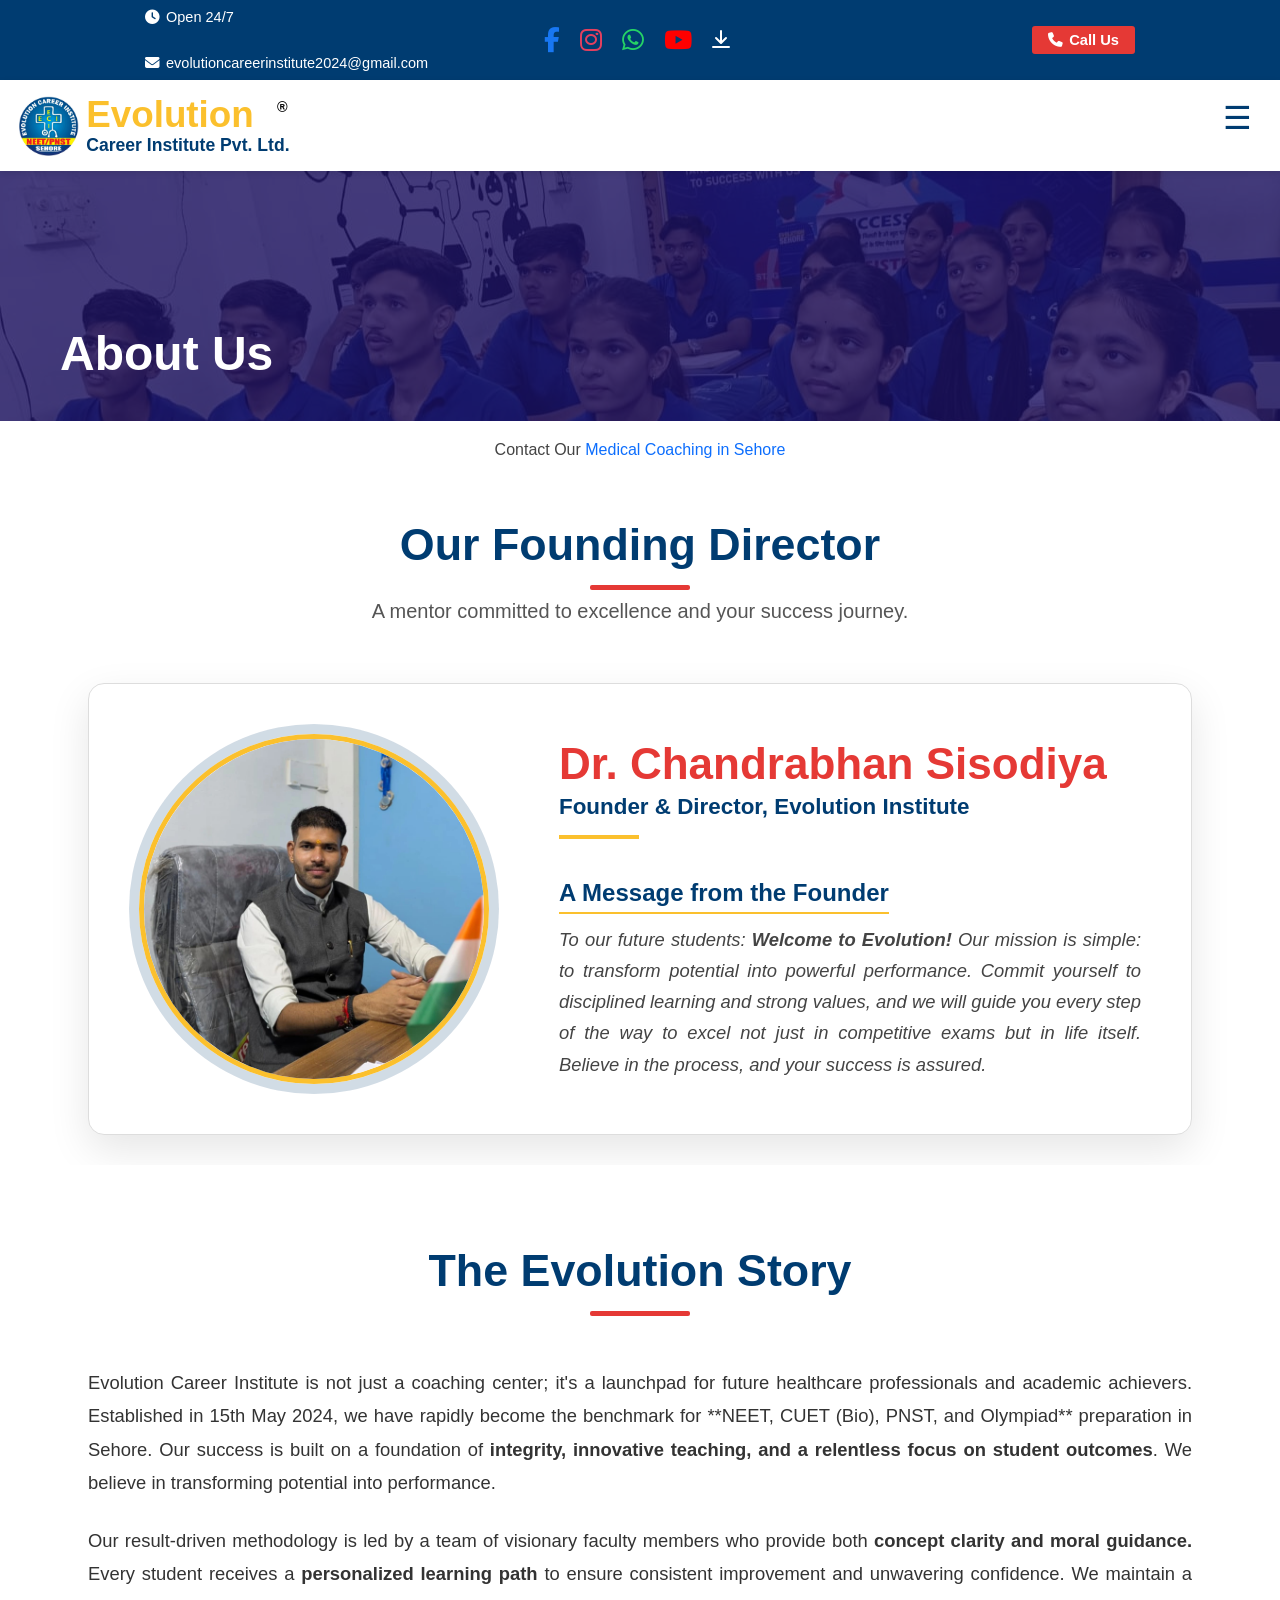
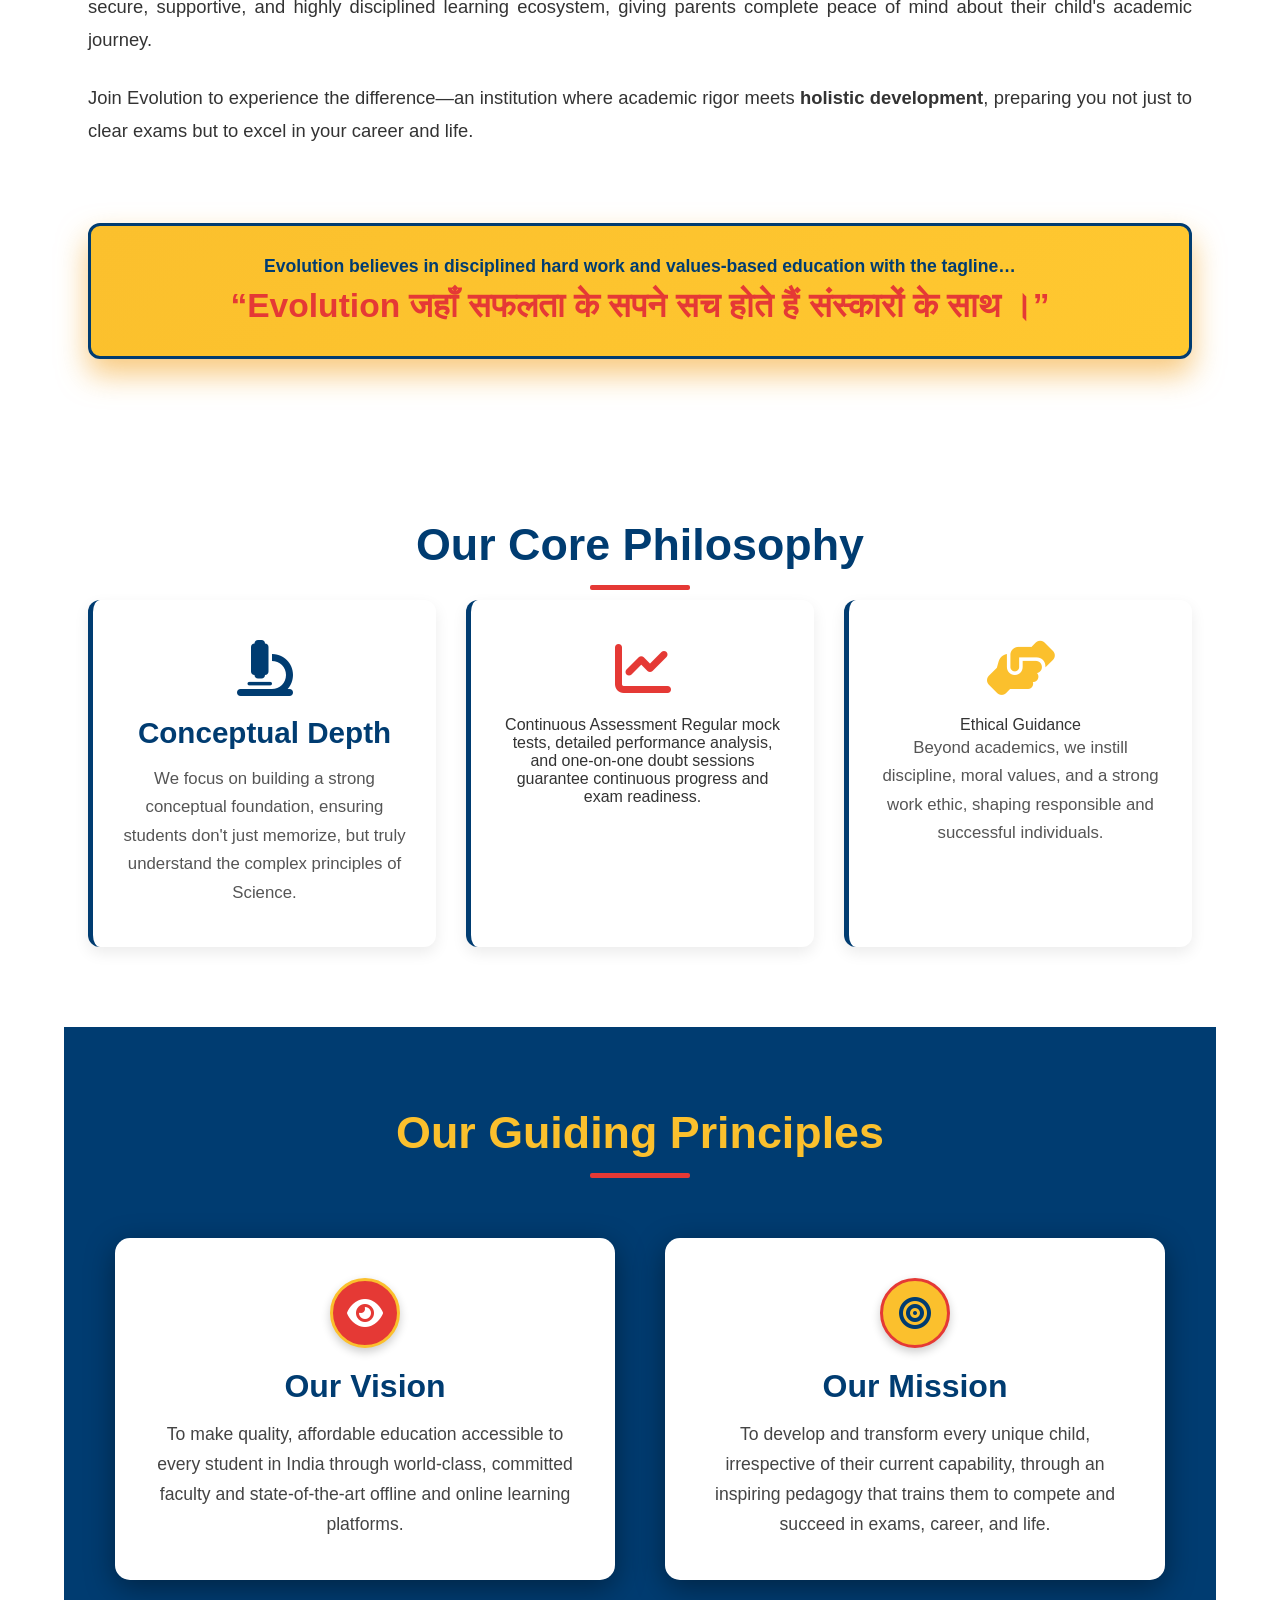
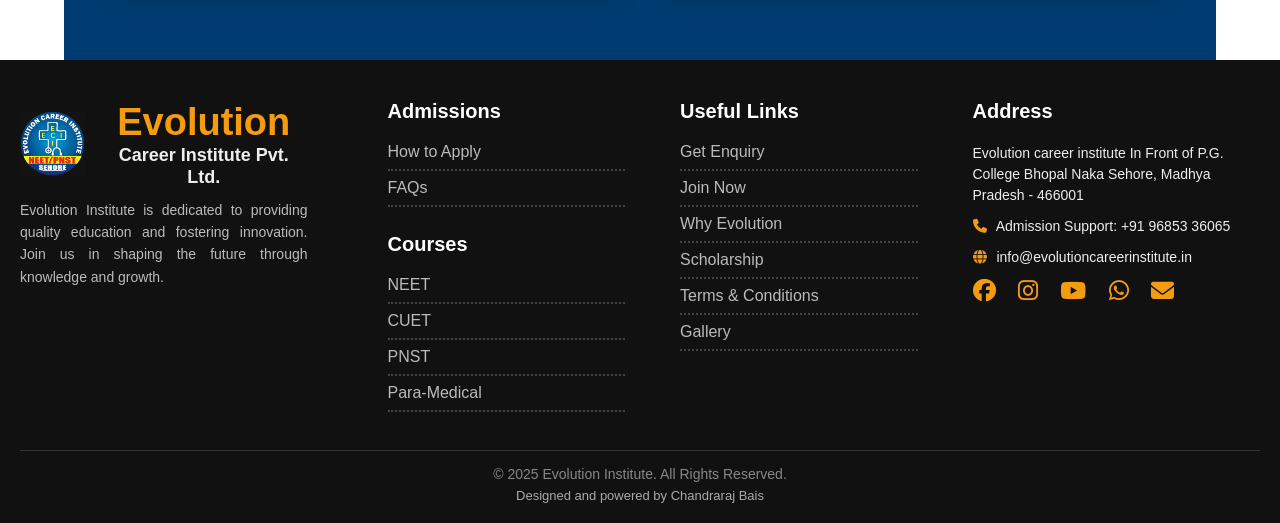
<file: Webapps/Evolution-Website/about.html>
<!DOCTYPE html>
<html lang="en">
	<head>
		
		<meta charset="UTF-8" />
		<meta name="viewport" content="width=device-width, initial-scale=1.0" />
		<title>Evolution Institute - Home</title>
		<link rel="stylesheet" href="about.css" />
		<link rel="stylesheet" href="https://cdnjs.cloudflare.com/ajax/libs/font-awesome/6.5.0/css/all.min.css" />
		<meta name="viewport" content="width=device-width, initial-scale=1.0" />

		<!-- AOS CSS -->
		<link href="https://cdn.jsdelivr.net/npm/aos@2.3.4/dist/aos.css" rel="stylesheet">

	</head>
	
<body>

<!-- Scroll to Top Button ---------------------------------------------------------------------------------------------------------------------------->
	<button id="scrollToTopBtn" title="Go to top" style="display: none;">↑</button>
	<script>
		
		document.addEventListener("DOMContentLoaded", function () 
		{
			const scrollToTopBtn = document.getElementById("scrollToTopBtn");
	
			// Show or hide the button on scroll
			window.addEventListener("scroll", function () 
			{
				if (window.scrollY > 300) 
				{
					scrollToTopBtn.style.display = "flex"; // Using flex, not block (as our CSS uses flexbox)
				} 
				else 
				{
					scrollToTopBtn.style.display = "none";
				}
			});

			// Scroll to top on button click
			scrollToTopBtn.addEventListener("click", function () 
			{
				window.scrollTo({ top: 0, behavior: "smooth" });
			});
		});
	
	</script>


<!-- Scroll to Top Button ends ----------------------------------------------------------------------------------------------------------------------->


<!-- Top Bar ----------------------------------------------------------------------------------------------------------------------------------------->
	
	<div class="top-bar">  <!--  data-aos="fade-up" --> 
		
		<!-- Left Section -->
		<div class="top-left">
			
			<span>
				<i class="fas fa-clock"></i> Open 24/7
			</span>
			
			<!-- Email block -->
			<span class="email-wrap">
			
				<!-- Desktop email text -->
				<a href="mailto:evolutioncareerinstitute2024@gmail.com" class="email-link desktop-email">
					<i class="fas fa-envelope"></i>
					evolutioncareerinstitute2024@gmail.com
				</a>
			</span>

		</div>

		<!-- Center Section -->
		<div class="top-center">			
			<a href="https://www.facebook.com/share/1BC3oGU62u/" class="icon facebook" aria-label="Facebook"><i class="fab fa-facebook-f" aria-hidden="true"></i></a>
			<a href="https://www.instagram.com/evolution_career_institute_seh?utm_source=qr&igsh=YXVoejFyNzJlMXNi" class="icon instagram"><i class="fab fa-instagram"></i></a>
			<a href="https://wa.me/919685336065" target="_blank" class="icon whatsapp" aria-label="WhatsApp"><i class="fab fa-whatsapp"></i></a>
			<a href="https://youtube.com/@evolution-career-institute?si=gm3gyYrols0Om-wX" class="icon youtube"><i class="fab fa-youtube"></i></a>
			<a href="Evolution-brochure.pdf" class="download-icon" target="_blank">
				<svg xmlns="http://www.w3.org/2000/svg" width="24" height="24" fill="white" viewBox="0 0 24 24">
					<path d="M12 16a1 1 0 0 1-.707-.293l-5-5a1 1 0 1 1 1.414-1.414L11 12.586V3a1 1 0 1 1 2 0v9.586l3.293-3.293a1 1 0 0 1 1.414 1.414l-5 5A1 1 0 0 1 12 16ZM4 20a1 1 0 1 1 0-2h16a1 1 0 1 1 0 2H4Z"/>
				</svg>
				<span class="tooltip-text">Evolution institute brochure</span>
			</a>

			<!-- Mobile/Tablet icon-only email -->
			<a href="mailto:evolutioncareerinstitute2024@gmail.com" class="icon gmail-icon-link desktop-hidden">
				<svg class="gmail-icon" xmlns="http://www.w3.org/2000/svg" width="25" height="25" viewBox="0 0 48 48">
					<path fill="#f1f1f1" d="M4 12a4 4 0 0 1 4-4h32a4 4 0 0 1 4 4v24a4 4 0 0 1-4 4H8a4 4 0 0 1-4-4z"/>
					<path fill="#d93025" d="M44 12v2.3L24 26.5 4 14.3V12a4 4 0 0 1 4-4h32a4 4 0 0 1 4 4z"/>
					<path fill="#a50e0e" d="M4 14.3l20 12.2 20-12.2v21.7a4 4 0 0 1-4 4H8a4 4 0 0 1-4-4z"/>
				</svg>
			</a>
		</div>

		<!-- Right Section -->
		<div class="top-right">
			<a href="tel:+919685336065" class="call-btn"><i class="fas fa-phone"></i> Call Us</a>
		</div>
	
	</div>

<script>
  document.addEventListener("DOMContentLoaded", function () {
    const downloadIcon = document.querySelector(".download-icon");
    const tooltip = downloadIcon.querySelector(".tooltip-text");
    const fileURL = downloadIcon.getAttribute("href");

    // For mobile/touch and desktop click
    downloadIcon.addEventListener("click", function (e) {
      // Stop instant download
      e.preventDefault();

      // Show tooltip text
      tooltip.classList.add("show");

      // After 1s → hide tooltip & auto-download file
      setTimeout(() => {
        tooltip.classList.remove("show");

        // Force file download
        const tempLink = document.createElement("a");
        tempLink.href = fileURL;
        tempLink.setAttribute("download", "");
        document.body.appendChild(tempLink);
        tempLink.click();
        document.body.removeChild(tempLink);
      }, 1000);
    });
  });
</script>

<script>
const downloadLink = document.querySelector('.download-icon');

downloadLink.addEventListener('click', function(e) {
  if (/Android|iPhone|iPad|iPod/i.test(navigator.userAgent)) {
    // Mobile: open in new tab
    e.preventDefault();
    window.open(downloadLink.href, '_blank');
  }
  // Desktop: let the download attribute work normally
});
</script>


<!-- Top Bar ends ------------------------------------------------------------------------------------------------------------------------------------>


<!-- Header ------------------------------------------------------------------------------------------------------------------------------------------>
	<header class="header-container">   <!-- data-aos="fade-up" data-aos-delay="100"  -->
	
		<div class="logo-nav-wrapper">
		
			<div class="logo">
				
				<img src="logo.jpg" alt="Evolution Logo" />			
				<div class="logo-text">
					<div class="evolution-word">
						Evolution
						<span class="trademark">®</span>
					</div>
					<div class="career-word">Career Institute Pvt. Ltd.</div>
				</div>
			
			</div>

			<!-- Hamburger Icon -->
			<button class="hamburger" id="hamburgerBtn" aria-label="Toggle Menu">☰</button>

			<!-- Desktop Nav -->
			<nav class="desktop-nav">
				<a href="index.html">Home</a>
				<a href="features.html">Features</a>
				<a href="courses.html">Courses</a>
				<a href="about.html">About Us</a>
				<a href="gallery.html">Gallery</a>
			
				<!-- Admissions Dropdown -->
				<div class="dropdown">
					<a href="#" class="dropbtn" id="admissionsDropdown">
						<span class="dropbtn-text">Admissions</span>
						<span class="arrow-down desktop-arrow"></span>
					</a>
					<div class="dropdown-content">
						<a href="how-to-apply.html">How to apply</a>
						<a href="scholarship.html">Scholarship</a>
						<a href="faq.html">FAQ's</a>
						<a href="t&c.html">Terms & Conditions</a>
					</div>
				</div>
				
				<a href="contact.html">Contact Us</a>
			
			</nav>
		
		</div>

		<!-- Mobile Sidebar Nav -->
		<div class="mobile-nav-overlay" id="mobileNav">
			
			<div class="mobile-header">

				<!-- Top row: logo/title (left) and close button (right) -->
				<div class="top-row">
  <div class="left-logo-title">
    <img src="logo.jpg" alt="Logo" />
    <div class="mobile-title">
      <div class="evolution-word">
        Evolution <span class="trademarkk">®</span>
      </div>
      <div class="career-word">Career Institute Pvt. Ltd.</div>
    </div>
  </div>
  <button class="close-btn" id="closeBtn">X</button>
</div>

				<!-- Centered social icons below -->
				<div class="center-icons">
					<a href="https://www.facebook.com/share/1BC3oGU62u/" class="icon facebook"><i class="fab fa-facebook-f"></i></a>
					<a href="https://www.instagram.com/evolution_career_institute_seh?utm_source=qr&igsh=YXVoejFyNzJlMXNi" class="icon instagram"><i class="fab fa-instagram"></i></a>
					<a href="https://youtube.com/@evolution-career-institute?si=gm3gyYrols0Om-wX" class="icon youtube"><i class="fab fa-youtube"></i></a>
					<a href="https://wa.me/919685336065" target="_blank" class="icon whatsapp" aria-label="WhatsApp"><i class="fab fa-whatsapp"></i></a>
				</div>

			</div>

			<nav class="mobile-nav">
				
				<a href="index.html">Home</a>
				<a href="features.html">Features</a>
				<a href="courses.html">Courses</a>
				<a href="about.html">About Us</a>
				<a href="gallery.html">Gallery</a>
				
				<!-------		Admissions		------->
				<div class="mobile-dropdown">	
					<button id="mobileDropdownToggle" class="mobile-dropbtn">
						Admissions <span class="arrow-down rotate-arrow">▼</span>

					</button>

					<div id="mobileDropdownMenu" class="mobile-dropdown-content">
						<a href="how-to-apply.html">How to apply</a>
						<a href="scholarship.html">Scholarship</a>
						<a href="faq.html">FAQ's</a>
						<a href="t&c.html">Terms & Conditions</a>
					</div>
				</div>
				<!-------		Admissions ends		------->
				
				<a href="contact.html">Contact Us</a>
				
				<a href="tel:+919685336065" class="apply-btn"><i class="fas fa-phone"></i> Call Us</a>
				
				<div class="contact-info">
					<h2> Contact Info </h2><br>
					<p>
						<strong>“BHOPAL NAKA”</strong>, in front of P.G College Bhopal road, Sehore, Madhya Pradesh
					</p>
					<p class="phone-row">
						📞 <a href="tel:9685336065&nbsp;" class="phone-link">96853 36065</a>, 
						📞 <a href="tel:9131386065" class="phone-link">91313 86065</a>
						<br>
						<br>
					</p>
				</div>

			</nav>

		</div>
	
	</header>

	<!-- JavaScript to toggle the hamburger menu -->
	<script>
	
		// Grab elements
		const hamburgerBtn = document.getElementById("hamburgerBtn");
		const mobileNav = document.getElementById("mobileNav");
		const closeBtn = document.getElementById("closeBtn");

		// Track menu state
		let isMenuOpen = false;

		// Toggle mobile menu when hamburger is clicked
		hamburgerBtn.addEventListener("click", () => 
		{
			isMenuOpen = !isMenuOpen;
			mobileNav.classList.toggle("show", isMenuOpen);
			document.body.classList.toggle("menu-open", isMenuOpen);
		});

		// Close mobile menu on close (X) button
		closeBtn.addEventListener("click", () => 
		{
			isMenuOpen = false;
			mobileNav.classList.remove("show");
			document.body.classList.remove("menu-open");
		});

		// Close mobile menu when a link is clicked
		const mobileLinks = document.querySelectorAll(".mobile-nav a");
		mobileLinks.forEach(link => 
		{
			link.addEventListener("click", () => 
			{
				isMenuOpen = false;
				mobileNav.classList.remove("show");
				document.body.classList.remove("menu-open");
			});
		});

		// Highlight current page in both navs
		const currentPage = location.pathname.split("/").pop();

		document.querySelectorAll(".desktop-nav a").forEach(link => 
		{
			if (link.getAttribute("href") === currentPage) 
			{
				link.classList.add("active");
			}
		});

		document.querySelectorAll(".mobile-nav a").forEach(link => 
		{
			if (link.getAttribute("href") === currentPage) 
			{
				link.classList.add("active");
			}
		});
	

		// Mobile dropdown toggle  
		document.addEventListener("DOMContentLoaded", () => 
		{
			// for Admissions
			const mobileToggle = document.getElementById("mobileDropdownToggle");
			const mobileMenu = document.getElementById("mobileDropdownMenu");
			const arrowSpan = mobileToggle.querySelector(".arrow-down");

			if (mobileMenu) 
			{
				mobileMenu.classList.remove("open");
			}

			if (mobileToggle && mobileMenu) 
			{
				mobileToggle.addEventListener("click", (e) => 
				{
					e.preventDefault();
					e.stopImmediatePropagation();

					// Toggle submenu
					mobileMenu.classList.toggle("open");

					// Toggle arrow direction
					if (mobileMenu.classList.contains("open")) 
					{
						arrowSpan.textContent = "►"; // Right arrow
					} 
					else 
					{
						arrowSpan.textContent = "▼"; // Down arrow
					}
				});
			}
	
			// for Courses
			const coursesToggle = document.getElementById("coursesDropdownToggle");
			const coursesMenu = document.getElementById("coursesDropdownMenu");
			const coursesArrow = coursesToggle.querySelector(".arrow-down");

			if (coursesMenu) 
			{
			  coursesMenu.classList.remove("open");
			}

			if (coursesToggle && coursesMenu) 
			{
				coursesToggle.addEventListener("click", (e) => 
				{
					e.preventDefault();
					e.stopImmediatePropagation();

					coursesMenu.classList.toggle("open");

					if (coursesMenu.classList.contains("open")) 
					{
						coursesArrow.textContent = "►"; // Right arrow
					} 
					else
					{
						coursesArrow.textContent = "▼"; // Down arrow
					}
				});
			}
		});

	</script>


<!-- Header ends ------------------------------------------------------------------------------------------------------------------------------------->


<!-- Hero Section (image) ---------------------------------------------------------------------------------------------------------------------------->
	<section class="hero-section">  <!-- data-aos="fade-up" data-aos-delay="100" data-aos-duration="1200"  -->
		
		<div class="hero-overlay">
			<h1>About Us</h1>
		</div>
	
	</section>

  <!-- Contact Info Section -->
  <section class="contact-info">
    <p class="contact-subtitle">
      Contact Our <a href="#">Medical Coaching in Sehore</a>
    </p>
 </section>


<!-- Hero Section (image) ends ----------------------------------------------------------------------------------------------------------------------->


<!-- Director Information Section -------------------------------------------------------------------------------------------------------------------->

<div class="main-container">
    
    <section class="directors-section">
        <div class="main-container" data-aos="fade-up">
            <h2 data-aos="fade-up">Our Founding Director</h2>
            <p class="directors-subtitle" data-aos="fade-up" data-aos-delay="100">A mentor committed to excellence and your success journey.</p>

            <div class="director-container"data-aos="fade-up">
                
                <div class="director-img-column" data-aos="zoom-in" data-aos-delay="200">
                    <div class="director-img-wrap" data-aos="fade-up">
                        <img src="founders_img.jpg" alt="Dr. Chandrabhan Sisodiya" class="director-img" 
                            onerror="this.onerror=null; this.src='https://placehold.co/400x400/003c71/ffffff?text=Director+Image';" />
                    </div>
                </div>

                <div class="director-info-column" data-aos="fade-up">
                    <div class="director-info" data-aos="fade-up">
                        <h4 class="director-name" data-aos="fade-up">Dr. Chandrabhan Sisodiya</h4>
                        <p class="designation" data-aos="fade-up">Founder & Director, Evolution Institute</p>
                        <hr class="info-divider" data-aos="fade-up">
                        
                        <h5 class="founder-message-title" data-aos="fade-up">A Message from the Founder</h5>
                        <p class="director-bio founder-message-text" data-aos="fade-up">
                            To our future students: <strong>Welcome to Evolution!</strong> Our mission is simple: to transform potential into powerful performance.
							Commit yourself to disciplined learning and strong values, and we will guide you every step of the way to excel not just in competitive exams but in life itself.
							Believe in the process, and your success is assured.
                        </p>
                    </div>
                </div>

            </div>
        </div>
    </section>
    
    <section class="about-main-content" data-aos="fade-up">
        <div class="main-container" data-aos="fade-up">

            <h2 data-aos="fade-up">The Evolution Story</h2>

            <div class="evolution-story-content" data-aos="fade-up" data-aos-delay="100">
                <p data-aos="fade-up">
                    Evolution Career Institute is not just a coaching center; it's a launchpad for future healthcare professionals and academic achievers. 
					Established in 15th May 2024, we have rapidly become the benchmark for **NEET, CUET (Bio), PNST, and Olympiad** preparation in Sehore. 
					Our success is built on a foundation of <strong>integrity, innovative teaching, and a relentless focus on student outcomes</strong>. 
					We believe in transforming potential into performance.
                </p>
                <p data-aos="fade-up">
                    Our result-driven methodology is led by a team of visionary faculty members who provide both <strong>concept clarity and moral guidance.</strong> 
					Every student receives a <strong>personalized learning path</strong> to ensure consistent improvement and unwavering confidence.
					We maintain a secure, supportive, and highly disciplined learning ecosystem, giving parents complete peace of mind about their child's academic journey.
                </p>
                <p data-aos="fade-up">
                    Join Evolution to experience the difference—an institution where academic rigor meets <strong>holistic development</strong>, 
					preparing you not just to clear exams but to excel in your career and life.
                </p>
            </div>

            <div class="tagline-wrap" data-aos="zoom-in" data-aos-delay="300">
                <p class="tagline-en" data-aos="fade-up">
                    Evolution believes in disciplined hard work and values-based education with the tagline…
                </p>
                <h3 class="tagline-hi">“Evolution जहाँ सफलता के सपने सच होते हैं संस्कारों के साथ ।”</h3>
            </div>
            
        </div>
    </section>

    <section class="philosophy-section" data-aos="fade-up">
        <div class="main-container"data-aos="fade-up">
            <h2 data-aos="fade-up">Our Core Philosophy</h2>
            <div class="philosophy-wrapper" data-aos="fade-up">

                <div class="philosophy-card" data-aos="fade-up" data-aos-delay="100">
                    <i class="fas fa-microscope icon-blue" data-aos="fade-up"></i>
                    <h3 data-aos="fade-up">Conceptual Depth</h3>
                    <p data-aos="fade-up">We focus on building a strong conceptual foundation, ensuring students don't just memorize, but truly understand the complex principles of Science.</p>
                </div>

                <div class="philosophy-card" data-aos="fade-up" data-aos-delay="200">
                    <i class="fas fa-chart-line icon-red"data-aos="fade-up"></i>
                    <h3data-aos="fade-up">Continuous Assessment</h3>
                    <pdata-aos="fade-up">Regular mock tests, detailed performance analysis, and one-on-one doubt sessions guarantee continuous progress and exam readiness.</p>
                </div>

                <div class="philosophy-card" data-aos="fade-up" data-aos-delay="300">
                    <i class="fas fa-hands-helping icon-yellow"data-aos="fade-up"></i>
                    <h3data-aos="fade-up">Ethical Guidance</h3>
                    <p data-aos="fade-up">Beyond academics, we instill discipline, moral values, and a strong work ethic, shaping responsible and successful individuals.</p>
                </div>

            </div>
        </div>
    </section>


    <section class="mv-section" data-aos="fade-up">
        <div class="main-container" data-aos="fade-up">
            <h2 data-aos="fade-up">Our Guiding Principles</h2>

            <div class="mv-wrapper" data-aos="fade-up">

                <div class="mv-card vision-card" data-aos="fade-up">
                    <div class="icon-circle" data-aos="fade-up"><i class="fas fa-eye"></i></div>
                    <h3 data-aos="fade-up">Our Vision</h3>
                    <p data-aos="fade-up">
                        To make quality, affordable education accessible to every student in India through world-class, committed faculty and state-of-the-art offline and online learning platforms.
                    </p>
                </div>

                <div class="mv-card mission-card" data-aos="fade-up" data-aos-delay="200">
                    <div class="icon-circle" data-aos="fade-up"><i class="fas fa-bullseye"></i></div>
                    <h3 data-aos="fade-up">Our Mission</h3>
                    <p data-aos="fade-up">
                        To develop and transform every unique child, irrespective of their current capability, through an inspiring pedagogy that trains them to compete and succeed in exams, career, and life.
                    </p>
                </div>

            </div>
        </div>
    </section>

</div>

<script src="https://unpkg.com/aos@2.3.4/dist/aos.js"></script>
<script>
    AOS.init({
        duration: 1000,
        once: true,
    });
</script>

<!-- Footer Section ---------------------------------------------------------------------------------------------------------------------------------->
	<footer class="footer" data-aos="fade-up">
		
		<div class="footer-container">

			<!-- Left: Logo + Name -->
			<div class="footer-col footer-left">
				<div class="footer-brand" data-aos="fade-up">
					
					<img src="logo-footer.png" alt="Institute Logo" class="footer-logo" data-aos="fade-up"/>
					<h2>
						<span class="brand-main" data-aos="fade-up">Evolution</span>
						<span class="brand-sub" data-aos="fade-up">Career Institute Pvt. Ltd.</span>
					</h2>
				
				</div>
				<p data-aos="fade-up">
					Evolution Institute is dedicated to providing quality education and fostering innovation.
					Join us in shaping the future through knowledge and growth.
				</p>
			</div>

			<!-- Admissions -->
			<div class="footer-col" data-aos="fade-up">
				<h3 data-aos="fade-up">Admissions</h3>
					
				<ul data-aos="fade-up">
					<li data-aos="fade-up"><a href="how-to-apply.html">How to Apply</a></li>
					<li data-aos="fade-up"><a href="faq.html">FAQs</a></li>
				</ul>
				<br>
			
				<h3 data-aos="fade-up">Courses</h3>
				
				<ul>
					<li data-aos="fade-up"><a href="courses.html">NEET</a></li>
					<li data-aos="fade-up"><a href="courses.html">CUET</a></li>
					<li data-aos="fade-up"><a href="courses.html">PNST</a></li>
					<li data-aos="fade-up"><a href="courses.html">Para-Medical</a></li>
				</ul>
			</div>
	
			<!-- Useful Links -->
			<div class="footer-col" data-aos="fade-up">
			
				<h3 data-aos="fade-up">Useful Links</h3>
				<ul data-aos="fade-up">
					<li data-aos="fade-up"><a href="tel:+919685336065">Get Enquiry</a></li>
					<li data-aos="fade-up"><a href="admission-enquiry.html">Join Now</a></li>
					<li data-aos="fade-up"><a href="features.html">Why Evolution</a></li>
					<li data-aos="fade-up"><a href="scholarship.html">Scholarship</a></li>
					<li data-aos="fade-up"><a href="t&c.html">Terms & Conditions</a></li>
					<li data-aos="fade-up"><a href="gallery.html">Gallery</a></li>
				</ul>
			
			</div>

			<!-- Address / Contact -->
			<div class="footer-col footer-right" data-aos="fade-up">
				
				<h3 data-aos="fade-up">Address</h3>
				<p data-aos="fade-up">
					<a href="https://www.google.com/maps?q=Evolution+career+institute+sehore+In+Front+of+P.G.+College+Bhopal+Naka,+Sehore,+Madhya+Pradesh+466001" target="_blank" style="color: inherit; text-decoration: none;">
						Evolution career institute In Front of P.G. College Bhopal Naka
						Sehore, Madhya Pradesh - 466001
					</a>
				</p>

				<p>
					<i class="fas fa-phone" data-aos="fade-up"></i>
					<a href="tel:+919685336065" style="color: inherit; text-decoration: none;">
						Admission Support: +91 96853 36065
					</a>
				</p>

				<p>
					<i class="fas fa-globe" data-aos="fade-up"></i>
					<a href="https://evolutioncareerinstitute.in" target="_blank" style="color: inherit; text-decoration: none;">
						info@evolutioncareerinstitute.in
					</a>
				</p>

				<div class="footer-socials" data-aos="fade-up">
					<a href="https://www.facebook.com/share/1BC3oGU62u/" target="_blank"><i class="fab fa-facebook"></i></a>
					<a href="https://www.instagram.com/evolution_career_institute_seh?utm_source=qr&igsh=YXVoejFyNzJlMXNi" target="_blank"><i class="fab fa-instagram"></i></a>
					<a href="https://youtube.com/@evolution-career-institute?si=gm3gyYrols0Om-wX" target="_blank"><i class="fab fa-youtube"></i></a>
					<a href="https://wa.me/919685336065" target="_blank"><i class="fab fa-whatsapp"></i></a>
					<a href="mailto:evolutioncareerinstitute2024@gmail.com"><i class="fas fa-envelope"></i></a>
				</div>

			</div>

		</div>

		<!-- Bottom -->
		<div class="footer-bottom" data-aos="fade-up">
			<p data-aos="fade-up">&copy; 2025 Evolution Institute. All Rights Reserved.</p>
			<p class="designed-by" data-aos="fade-up">Designed and powered by Chandraraj Bais</p>
		</div>

	</footer>


<!-- Footer Section ends ----------------------------------------------------------------------------------------------------------------------------->


<!-- Animation Section js part  ---------------------------------------------------------------------------------------------------------------------->

<!-- Initialize AOS -->
 
<script src="https://cdn.jsdelivr.net/npm/aos@2.3.4/dist/aos.js"></script>
 <script>
    AOS.init({
      offset: 120, // trigger animation after scrolling this far (px)
      duration: 600, // default animation duration
      easing: 'ease-in-out', // easing function
      once: true, // ensure animation triggers only once per element
      mirror: false, // repeat animation on scroll up
      //disable: 'mobile', // optional: disables animations on mobile if performance is of concern
    });
  </script>


<!-- Animation Section js part ends ------------------------------------------------------------------------------------------------------------------>


</body>
</html>
</file>
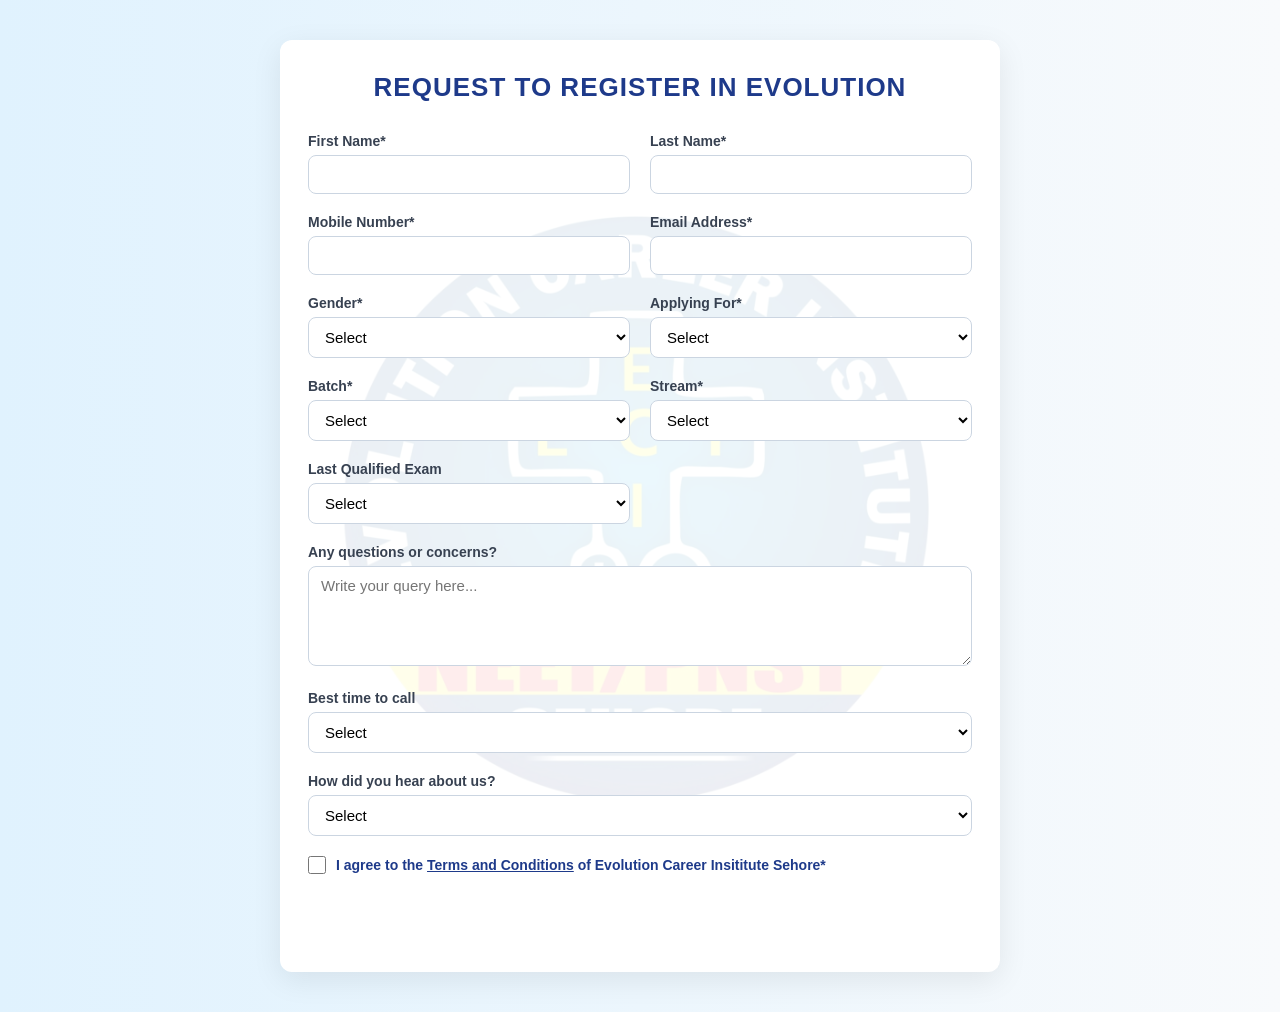
<file: Webapps/Evolution-Website/admission-enquiry.html>
<!DOCTYPE html>
<html lang="en">
<head>
  <meta charset="UTF-8" />
  <meta name="viewport" content="width=device-width, initial-scale=1" />
  <title>Request a Callback</title>
  <link href="https://unpkg.com/aos@2.3.4/dist/aos.css" rel="stylesheet" />
  <style>
    :root {
      --primary-color: #1e3a8a;
      --accent-color: #f97316;
      --light-bg: #f1f5f9;
      --input-border: #cbd5e1;
      --error-color: #dc2626;
      --success-color: #16a34a;
    }

    * {
      box-sizing: border-box;
      margin: 0;
      padding: 0;
      font-family: 'Segoe UI', Tahoma, Geneva, Verdana, sans-serif;
    }

    body {
      background: linear-gradient(to right, #e0f2fe, #f8fafc);
      padding: 40px 20px;
    }

    .callback-form-box {
      position: relative; /* needed for watermark layering */
      max-width: 720px;
      margin: auto;
      background: #ffffff;
      border-radius: 12px;
      padding: 32px 28px;
      box-shadow: 0 8px 30px rgba(0, 0, 0, 0.08);
      overflow: hidden;
    }

    /* Watermark background */
    .callback-form-box::before {
      content: "";
      position: absolute;
      top: 0;
      left: 0;
      width: 100%;
      height: 100%;
      background: url("logo.jpg") no-repeat center center;
      background-size: 600px auto; /* adjust size */
      opacity: 0.08; /* faint watermark */
      z-index: 0;
    }

    /* Ensure content stays above watermark */
    .callback-form-box * {
      position: relative;
      z-index: 1;
    }

    .callback-form-box h3 {
      text-align: center;
      font-size: 26px;
      margin-bottom: 30px;
      color: var(--primary-color);
      text-transform: uppercase;
      letter-spacing: 1px;
    }

    form.callback-form {
      display: grid;
      grid-template-columns: 1fr 1fr;
      gap: 20px;
    }

    form.callback-form .full-width {
      grid-column: 1 / -1;
    }

    .callback-form select {
      width: 100%;
      position: relative;
      z-index: 10;
    }

    label {
      font-size: 14px;
      font-weight: 600;
      margin-bottom: 6px;
      color: #374151;
      display: block;
    }

    input,
    select,
    textarea {
      width: 100%;
      padding: 10px 12px;
      border-radius: 8px;
      border: 1px solid var(--input-border);
      font-size: 15px;
      background-color: #fff;
      transition: border-color 0.3s ease;
    }

    input:focus,
    select:focus,
    textarea:focus {
      border-color: var(--accent-color);
      outline: none;
      box-shadow: 0 0 6px rgba(249, 115, 22, 0.25);
    }

    textarea {
      min-height: 100px;
      resize: vertical;
    }

    button {
      grid-column: 1 / -1;
      background: var(--primary-color);
      color: white;
      font-weight: bold;
      font-size: 16px;
      padding: 14px;
      border: none;
      border-radius: 8px;
      cursor: pointer;
      transition: background 0.3s ease;
    }

    button:hover {
      background: #172554;
    }

    .checkbox-container {
      display: flex;
      align-items: center;
      gap: 10px;
      grid-column: 1 / -1;
    }

    .checkbox-container input[type="checkbox"] {
      width: 18px;
      height: 18px;
      cursor: pointer;
      accent-color: var(--accent-color);
    }

    .checkbox-container label {
      margin: 0;
      color: #1e3a8a;
      cursor: pointer;
      user-select: none;
    }

    .checkbox-container a {
      color: var(--primary-color);
      text-decoration: underline;
    }

    .error-message {
      color: var(--error-color);
      font-size: 12px;
      margin-top: 4px;
      display: none;
    }

    input.error,
    select.error,
    textarea.error {
      border-color: var(--error-color) !important;
      box-shadow: 0 0 5px var(--error-color);
    }

    #toast {
      visibility: hidden;
      min-width: 300px;
      position: fixed;
      top: 20px;
      right: 20px;
      background-color: #fff;
      color: #333;
      padding: 14px 20px;
      border-left: 6px solid;
      border-radius: 6px;
      display: flex;
      align-items: center;
      gap: 10px;
      box-shadow: 0 4px 15px rgba(0, 0, 0, 0.15);
      z-index: 999;
      font-weight: 500;
      font-size: 14px;
      user-select: none;
    }

    #toast.show {
      visibility: visible;
      animation: fadein 0.5s, fadeout 0.5s 2.5s;
    }

    @keyframes fadein {
      from { opacity: 0; transform: translateY(-10px); }
      to { opacity: 1; transform: translateY(0); }
    }

    @keyframes fadeout {
      from { opacity: 1; transform: translateY(0); }
      to { opacity: 0; transform: translateY(-10px); }
    }

    @media (max-width: 768px) {
      form.callback-form {
        grid-template-columns: 1fr;
      }

      .checkbox-container {
        flex-direction: row;
        align-items: center;
      }
      .callback-form-box {
        overflow: visible;
      }
    }
 
 </style>
</head>
<body>
  <div class="callback-form-box" data-aos="fade-up">
    <h3>Request To Register In EVOLUTION</h3>
    <form class="callback-form" id="callbackForm" novalidate>
      <div data-aos="fade-up">
        <label for="first-name">First Name*</label>
        <input id="first-name" type="text" required />
        <div class="error-message" id="error-first-name"></div>
      </div>

      <div data-aos="fade-up">
        <label for="last-name">Last Name*</label>
        <input id="last-name" type="text" required />
        <div class="error-message" id="error-last-name"></div>
      </div>
<div data-aos="fade-up">
  <label for="mobile">Mobile Number*</label>
  <input id="mobile" name="mobile" type="text" />
  <div class="error-message" id="error-mobile"></div>
  <div id="error-mobile-length" class="error-message" style="display:none; color: red; font-size: 0.9em;"></div>
</div>

      <div data-aos="fade-up">
        <label for="email">Email Address*</label>
        <input id="email" type="email" required />
        <div class="error-message" id="error-email"></div>
      </div>

      <div data-aos="fade-up">
        <label for="gender">Gender*</label>
        <select id="gender" required>
          <option disabled selected value="">Select</option>
          <option>Male</option>
          <option>Female</option>
          <option>Other</option>
        </select>
        <div class="error-message" id="error-gender"></div>
      </div>

      <div data-aos="fade-up">
        <label for="mode">Applying For*</label>
        <select id="mode" required>
          <option disabled selected value="">Select</option>
          <option>Offline Classroom Programme</option>
          <option>Test - Series</option>
        </select>
        <div class="error-message" id="error-mode"></div>
      </div>

      <div data-aos="fade-up">
        <label for="mode">Batch*</label>
        <select id="mode" required>
          <option disabled selected value="">Select</option>
          <option>11th Foundation (2 Year)</option>
          <option>12th Foundation (1 Year)</option>
          <option>Dropper Batch (1 Year)</option>
          <option>Target Batch (Crash Course)</option>
        </select>
        <div class="error-message" id="error-mode"></div>
      </div>

      <div data-aos="fade-up">
        <label for="stream">Stream*</label>
        <select id="stream" required>
          <option disabled selected value="">Select</option>
          <option>NEET</option>
          <option>PNST</option>
          <option>CUET (Bio)</option>
          <option>Para-Medical</option>
        </select>
        <div class="error-message" id="error-stream"></div>
      </div>

      <div data-aos="fade-up">
        <label for="exam">Last Qualified Exam</label>
        <select id="exam">
          <option disabled selected value="">Select</option>
          <option>10th Board</option>
          <option>12th Board</option>
          <option>Diploma</option>
        </select>
      </div>

      <div class="full-width" data-aos="fade-up">
        <label for="question">Any questions or concerns?</label>
        <textarea id="question" placeholder="Write your query here..."></textarea>
      </div>

      <div class="full-width" data-aos="fade-up">
        <label for="calltime">Best time to call</label>
        <select id="calltime">
          <option disabled selected value="">Select</option>
          <option>Morning</option>
          <option>Afternoon</option>
          <option>Evening</option>
        </select>
      </div>

      <div class="full-width" data-aos="fade-up">
        <label for="source">How did you hear about us?</label>
        <select id="source">
          <option disabled selected value="">Select</option>
          <option>Ex-Evolution Students</option>
          <option>Relatives</option>
          <option>Newspaper</option>
          <option>Advertisement</option>
          <option>YouTube</option>
          <option>Social Media</option>
          <option>Friends</option>
          <option>Other</option>
        </select>
      </div>

      <div class="full-width" data-aos="fade-up" id="other-source-field" style="display:none;">
        <label for="other-source">Please specify</label>
        <input id="other-source" type="text" />
        <div class="error-message" id="error-other-source"></div>
      </div>

      <div class="checkbox-container">
        <input type="checkbox" id="terms" />
        <label for="terms">I agree to the <a href="t&c.html">Terms and Conditions</a> of Evolution Career Insititute Sehore*</label>
      </div>
      <div class="error-message full-width" id="error-terms" style="margin-top: 6px; display:none;"></div>

      <button type="submit" data-aos="fade-up">Submit</button>
    </form>
  </div>

  <div id="toast"><span class="checkmark">✔</span><span id="toast-message">Message</span></div>

  <script src="https://unpkg.com/aos@2.3.4/dist/aos.js"></script>
  <script>    
AOS.init({ once: true });

const form = document.getElementById('callbackForm');
const toast = document.getElementById('toast');
const toastMsg = document.getElementById('toast-message');
const checkIcon = toast.querySelector('.checkmark');

const fields = {
  firstName: document.getElementById('first-name'),
  lastName: document.getElementById('last-name'),
  mobile: document.getElementById('mobile'),
  email: document.getElementById('email'),
  gender: document.getElementById('gender'),
  mode: document.getElementById('mode'),
  stream: document.getElementById('stream'),
};

const sourceSelect = document.getElementById('source');
const otherSourceField = document.getElementById('other-source-field');
const otherSourceInput = document.getElementById('other-source');
const termsCheckbox = document.getElementById('terms');

const errors = {
  firstName: document.getElementById('error-first-name'),
  lastName: document.getElementById('error-last-name'),
  mobile: document.getElementById('error-mobile'),
  email: document.getElementById('error-email'),
  gender: document.getElementById('error-gender'),
  mode: document.getElementById('error-mode'),
  stream: document.getElementById('error-stream'),
  otherSource: document.getElementById('error-other-source'),
  terms: document.getElementById('error-terms'),
};

// Regex patterns
const regex = {
  // Name: Alphabets only, single spaces allowed between words, no leading/trailing/consecutive spaces, 2-30 chars
  name: /^[A-Za-z]+(?: [A-Za-z]+)*$/,
  // Mobile: 10 digits, starting with 6-9
  mobile: /^[6-9]\d{9}$/,
  // Email: Basic format, no spaces, single '@', domain parts valid
  email: /^[^\s@]+@[^\s@]+\.[^\s@]+$/,
  // Other source: alphabets and spaces only, 2-50 chars
  otherSource: /^[A-Za-z ]{2,50}$/,
};

// Show/hide Other source input based on selection
sourceSelect.addEventListener('change', () => {
  if (sourceSelect.value === 'Other') {
    otherSourceField.style.display = 'block';
  } else {
    otherSourceField.style.display = 'none';
    otherSourceInput.value = '';
    clearError(otherSourceInput, errors.otherSource);
  }
});

function showToast(message, success = true) {
  toastMsg.textContent = message;
  checkIcon.textContent = success ? '✔' : '✖';
  toast.style.borderLeftColor = success ? 'var(--success-color)' : 'var(--error-color)';
  checkIcon.style.color = success ? 'var(--success-color)' : 'var(--error-color)';
  toast.classList.add('show');
  setTimeout(() => toast.classList.remove('show'), 3000);
}

function setError(input, errorElem, message) {
  input.classList.add('error');
  errorElem.textContent = message;
  errorElem.style.display = 'block';
}

function clearError(input, errorElem) {
  input.classList.remove('error');
  errorElem.textContent = '';
  errorElem.style.display = 'none';
}

// Extra email validation for single .com at end and no duplicates
function isValidComEmail(email) {
  if (!email.endsWith('.com')) return false;

  const comMatches = email.match(/\.com/g);
  if (!comMatches || comMatches.length !== 1) return false;

  // Ensure single '@' and no spaces already checked by regex.email

  return true;
}

// Additional mobile check: no repeated digit sequence like 9999999999 or 8888888888
function isRepeatedDigits(mobile) {
  return /^(\d)\1{9}$/.test(mobile);
}

// Validate each field separately
function validateField(key) {
  const input = fields[key];
  const errorElem = errors[key];
  const value = input.value.trim();

  clearError(input, errorElem);

  if (!value) {
    setError(input, errorElem, 'This field is required.');
    return false;
  }

  if (key === 'firstName' || key === 'lastName') {
    if (value.length < 2 || value.length > 30) {
      setError(input, errorElem, 'Must be between 2 and 30 characters.');
      return false;
    }
    if (!regex.name.test(value)) {
      setError(input, errorElem, 'Only alphabets and single spaces allowed; no leading/trailing spaces.');
      return false;
    }
  }

  if (key === 'mobile') {
    if (!regex.mobile.test(value)) {
      setError(input, errorElem, 'Enter a valid 10-digit mobile number starting with 6-9.');
      return false;
    }
    if (isRepeatedDigits(value)) {
      setError(input, errorElem, 'Mobile number cannot have all digits the same.');
      return false;
    }
  }

  if (key === 'email') {
    if (!regex.email.test(value)) {
      setError(input, errorElem, 'Enter a valid email address.');
      return false;
    }
    if (!isValidComEmail(value)) {
      setError(input, errorElem, 'Email must end with a single .com');
      return false;
    }
  }

  if (key === 'gender' || key === 'mode' || key === 'stream') {
    if (value === '' || value === 'Select') {
      setError(input, errorElem, 'Please select an option.');
      return false;
    }
  }

  return true;
}

function validateOtherSource() {
  clearError(otherSourceInput, errors.otherSource);
  if (otherSourceField.style.display === 'block') {
    const val = otherSourceInput.value.trim();
    if (!val) {
      setError(otherSourceInput, errors.otherSource, 'Please specify how you heard about us.');
      return false;
    }
    if (!regex.otherSource.test(val)) {
      setError(otherSourceInput, errors.otherSource, 'Only alphabets and spaces allowed (2-50 chars).');
      return false;
    }
  }
  return true;
}

function validateTerms() {
  errors.terms.style.display = 'none';
  if (!termsCheckbox.checked) {
    errors.terms.textContent = 'You must agree to the Terms and Conditions.';
    errors.terms.style.display = 'block';
    return false;
  }
  return true;
}

// Add blur and input event listeners for live validation feedback
Object.keys(fields).forEach(key => {
  const input = fields[key];
  input.addEventListener('blur', () => validateField(key));
  input.addEventListener('input', () => {
    if (input.classList.contains('error')) validateField(key);
  });
});


const mobileLengthError = document.getElementById('error-mobile-length');

fields.mobile.addEventListener('input', () => {
  const cleaned = fields.mobile.value.replace(/\D/g, '');
  if (cleaned.length > 10) {
    mobileLengthError.textContent = 'Mobile number can only be 10 digits.';
    mobileLengthError.style.display = 'block';
  } else {
    mobileLengthError.textContent = '';
    mobileLengthError.style.display = 'none';
  }
  fields.mobile.value = cleaned.slice(0, 10);
});



otherSourceInput.addEventListener('blur', validateOtherSource);
otherSourceInput.addEventListener('input', () => {
  if (otherSourceInput.classList.contains('error')) validateOtherSource();
});

termsCheckbox.addEventListener('change', validateTerms);

form.addEventListener('submit', e => {
  e.preventDefault();

  let formValid = true;

  // Validate all required fields
  Object.keys(fields).forEach(key => {
    if (!validateField(key)) formValid = false;
  });

  if (!validateOtherSource()) formValid = false;
  if (!validateTerms()) formValid = false;

  if (formValid) {
    showToast('The form has been submitted successfully.');
    form.reset();
    otherSourceField.style.display = 'none';

    Object.keys(fields).forEach(key => clearError(fields[key], errors[key]));
    clearError(otherSourceInput, errors.otherSource);
    errors.terms.style.display = 'none';
  } else {
    showToast('Please fix the errors before submitting.', false);
  }
});

  </script>
</body>
</html>
</file>
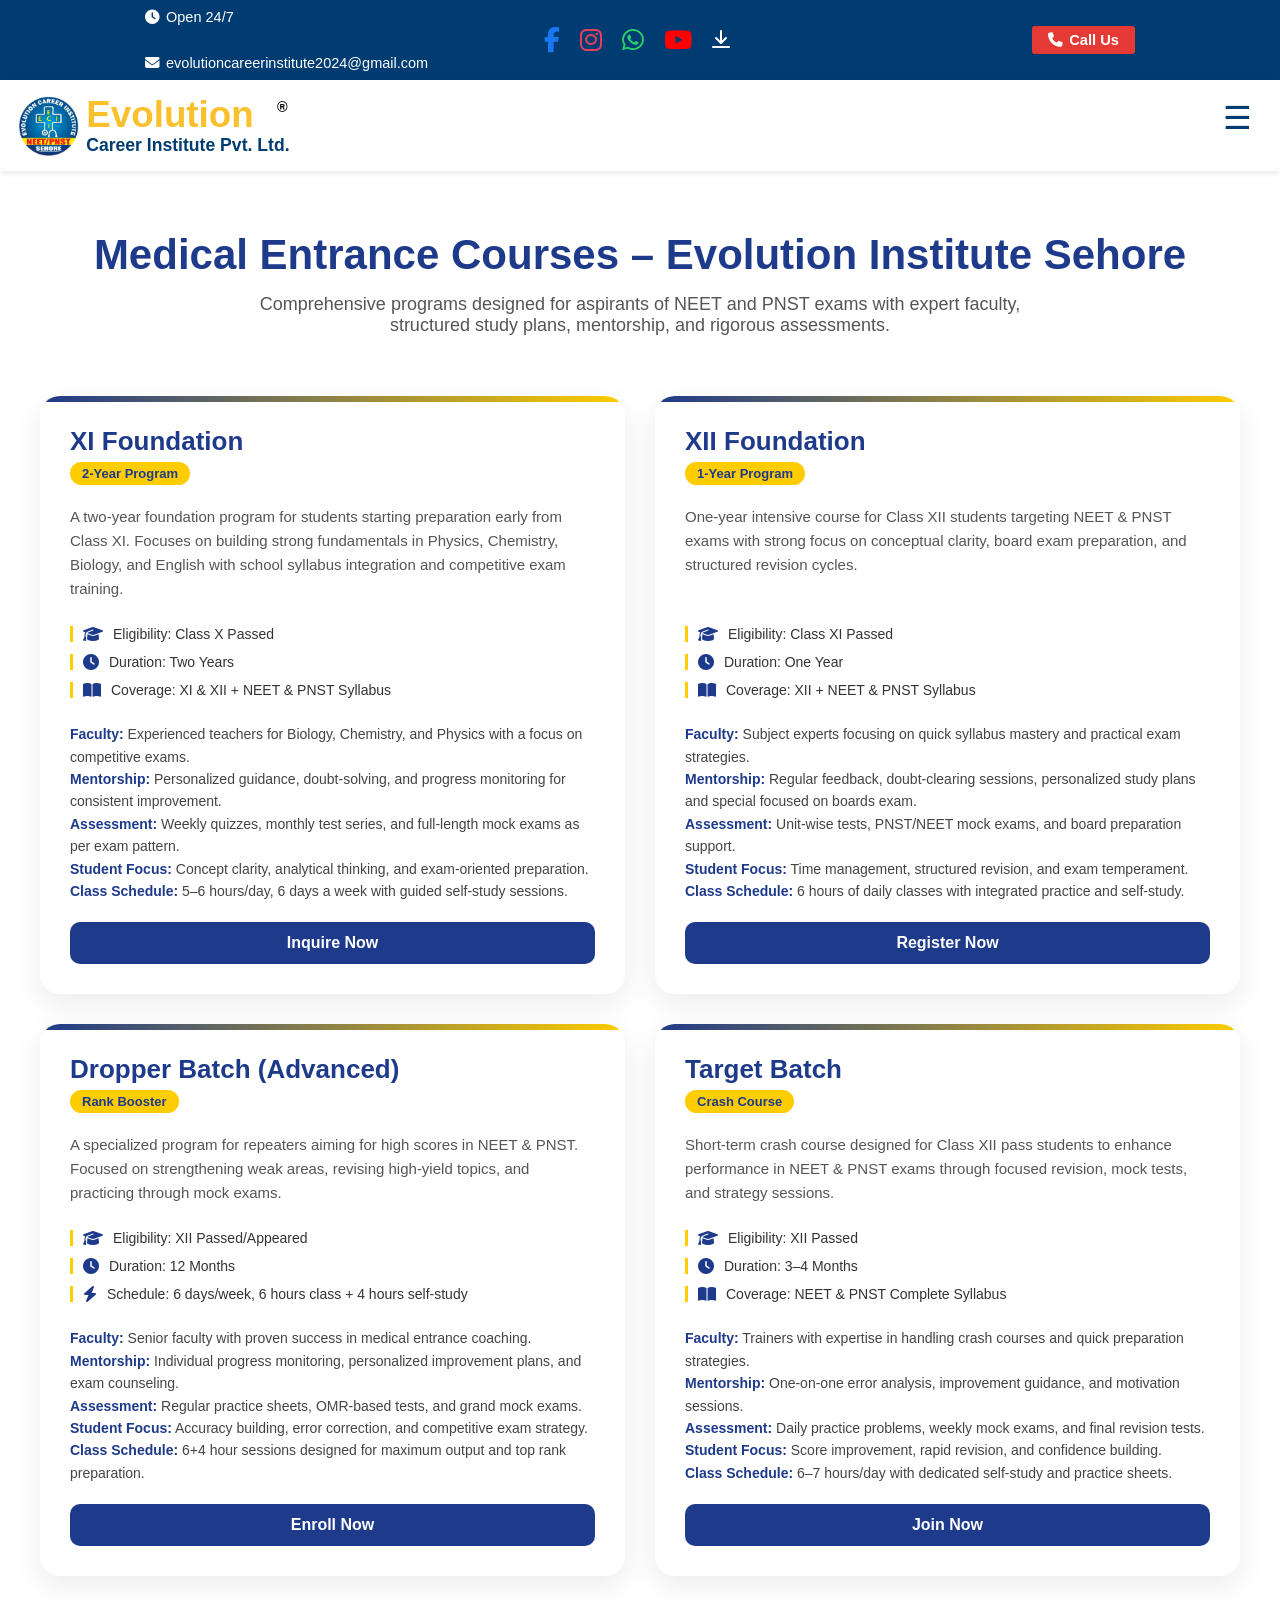
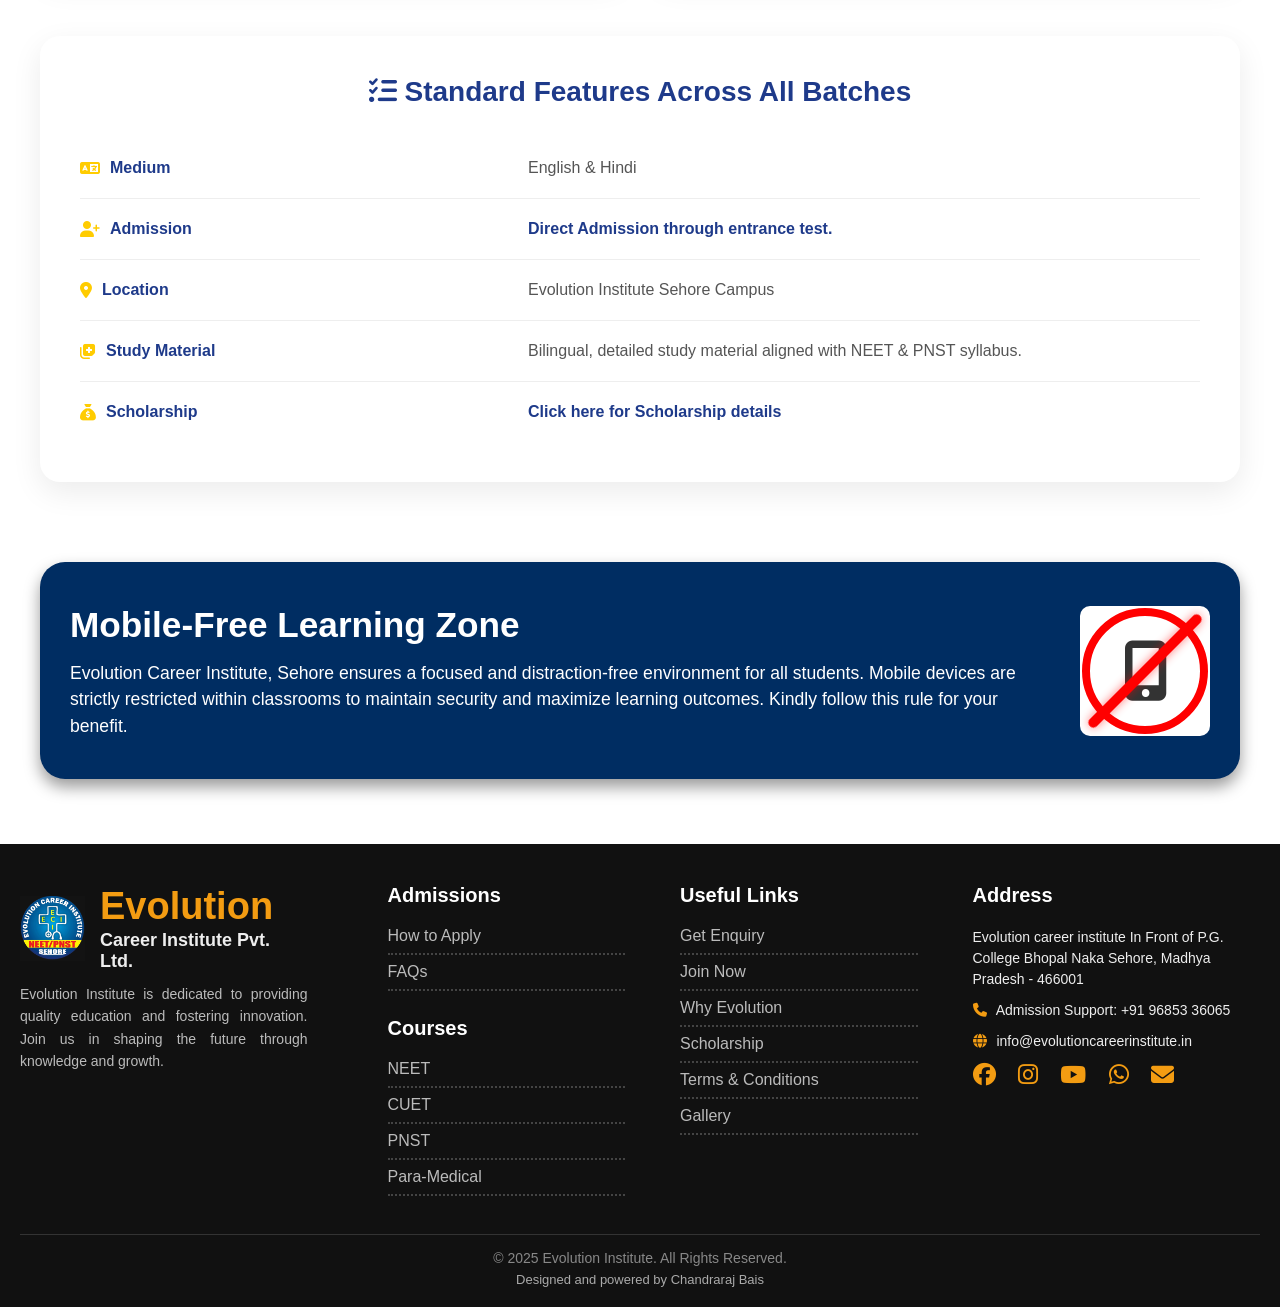
<file: Webapps/Evolution-Website/courses.html>
<!DOCTYPE html>
<html lang="en">
	
	<head>
		
		<meta charset="UTF-8" />
		<meta name="viewport" content="width=device-width, initial-scale=1.0" />
		<title>Evolution Institute - Home</title>
		<link rel="stylesheet" href="courses.css" />
		<link rel="stylesheet" href="https://cdnjs.cloudflare.com/ajax/libs/font-awesome/6.5.0/css/all.min.css" />
		<meta name="viewport" content="width=device-width, initial-scale=1.0" />
		<link href="https://fonts.googleapis.com/css2?family=Roboto:wght@400;500;700&display=swap" rel="stylesheet">
	
		<!-- AOS CSS -->
		<link href="https://cdn.jsdelivr.net/npm/aos@2.3.4/dist/aos.css" rel="stylesheet">

	</head>
<body>

<!-- Scroll to Top Button ---------------------------------------------------------------------------------------------------------------------------->
	<button id="scrollToTopBtn" title="Go to top" style="display: none;">↑</button>
	<script>
		
		document.addEventListener("DOMContentLoaded", function () 
		{
			const scrollToTopBtn = document.getElementById("scrollToTopBtn");
	
			// Show or hide the button on scroll
			window.addEventListener("scroll", function () 
			{
				if (window.scrollY > 300) 
				{
					scrollToTopBtn.style.display = "flex"; // Using flex, not block (as our CSS uses flexbox)
				} 
				else 
				{
					scrollToTopBtn.style.display = "none";
				}
			});

			// Scroll to top on button click
			scrollToTopBtn.addEventListener("click", function () 
			{
				window.scrollTo({ top: 0, behavior: "smooth" });
			});
		});
	
	</script>


<!-- Scroll to Top Button ends ----------------------------------------------------------------------------------------------------------------------->


<!-- Top Bar ----------------------------------------------------------------------------------------------------------------------------------------->
	
	<div class="top-bar">  <!--  data-aos="fade-up" --> 
		
		<!-- Left Section -->
		<div class="top-left">
			
			<span>
				<i class="fas fa-clock"></i> Open 24/7
			</span>
			
			<!-- Email block -->
			<span class="email-wrap">
			
				<!-- Desktop email text -->
				<a href="mailto:evolutioncareerinstitute2024@gmail.com" class="email-link desktop-email">
					<i class="fas fa-envelope"></i>
					evolutioncareerinstitute2024@gmail.com
				</a>
			</span>

		</div>

		<!-- Center Section -->
		<div class="top-center">			
			<a href="https://www.facebook.com/share/1BC3oGU62u/" class="icon facebook" aria-label="Facebook"><i class="fab fa-facebook-f" aria-hidden="true"></i></a>
			<a href="https://www.instagram.com/evolution_career_institute_seh?utm_source=qr&igsh=YXVoejFyNzJlMXNi" class="icon instagram"><i class="fab fa-instagram"></i></a>
			<a href="https://wa.me/919685336065" target="_blank" class="icon whatsapp" aria-label="WhatsApp"><i class="fab fa-whatsapp"></i></a>
			<a href="https://youtube.com/@evolution-career-institute?si=gm3gyYrols0Om-wX" class="icon youtube"><i class="fab fa-youtube"></i></a>
			<a href="Evolution-brochure.pdf" class="download-icon" target="_blank">
				<svg xmlns="http://www.w3.org/2000/svg" width="24" height="24" fill="white" viewBox="0 0 24 24">
					<path d="M12 16a1 1 0 0 1-.707-.293l-5-5a1 1 0 1 1 1.414-1.414L11 12.586V3a1 1 0 1 1 2 0v9.586l3.293-3.293a1 1 0 0 1 1.414 1.414l-5 5A1 1 0 0 1 12 16ZM4 20a1 1 0 1 1 0-2h16a1 1 0 1 1 0 2H4Z"/>
				</svg>
				<span class="tooltip-text">Evolution institute brochure</span>
			</a>

			<!-- Mobile/Tablet icon-only email -->
			<a href="mailto:evolutioncareerinstitute2024@gmail.com" class="icon gmail-icon-link desktop-hidden">
				<svg class="gmail-icon" xmlns="http://www.w3.org/2000/svg" width="25" height="25" viewBox="0 0 48 48">
					<path fill="#f1f1f1" d="M4 12a4 4 0 0 1 4-4h32a4 4 0 0 1 4 4v24a4 4 0 0 1-4 4H8a4 4 0 0 1-4-4z"/>
					<path fill="#d93025" d="M44 12v2.3L24 26.5 4 14.3V12a4 4 0 0 1 4-4h32a4 4 0 0 1 4 4z"/>
					<path fill="#a50e0e" d="M4 14.3l20 12.2 20-12.2v21.7a4 4 0 0 1-4 4H8a4 4 0 0 1-4-4z"/>
				</svg>
			</a>
		</div>

		<!-- Right Section -->
		<div class="top-right">
			<a href="tel:+919685336065" class="call-btn"><i class="fas fa-phone"></i> Call Us</a>
		</div>
	
	</div>

<script>
  document.addEventListener("DOMContentLoaded", function () {
    const downloadIcon = document.querySelector(".download-icon");
    const tooltip = downloadIcon.querySelector(".tooltip-text");
    const fileURL = downloadIcon.getAttribute("href");

    // For mobile/touch and desktop click
    downloadIcon.addEventListener("click", function (e) {
      // Stop instant download
      e.preventDefault();

      // Show tooltip text
      tooltip.classList.add("show");

      // After 1s → hide tooltip & auto-download file
      setTimeout(() => {
        tooltip.classList.remove("show");

        // Force file download
        const tempLink = document.createElement("a");
        tempLink.href = fileURL;
        tempLink.setAttribute("download", "");
        document.body.appendChild(tempLink);
        tempLink.click();
        document.body.removeChild(tempLink);
      }, 1000);
    });
  });
</script>

<script>
const downloadLink = document.querySelector('.download-icon');

downloadLink.addEventListener('click', function(e) {
  if (/Android|iPhone|iPad|iPod/i.test(navigator.userAgent)) {
    // Mobile: open in new tab
    e.preventDefault();
    window.open(downloadLink.href, '_blank');
  }
  // Desktop: let the download attribute work normally
});
</script>


<!-- Top Bar ends ------------------------------------------------------------------------------------------------------------------------------------>


<!-- Header ------------------------------------------------------------------------------------------------------------------------------------------>
	<header class="header-container">   <!-- data-aos="fade-up" data-aos-delay="100"  -->
	
		<div class="logo-nav-wrapper">
		
			<div class="logo">
				
				<img src="logo.jpg" alt="Evolution Logo" />			
				<div class="logo-text">
					<div class="evolution-word">
						Evolution
						<span class="trademark">®</span>
					</div>
					<div class="career-word">Career Institute Pvt. Ltd.</div>
				</div>
			
			</div>

			<!-- Hamburger Icon -->
			<button class="hamburger" id="hamburgerBtn" aria-label="Toggle Menu">☰</button>

			<!-- Desktop Nav -->
			<nav class="desktop-nav">
				<a href="index.html">Home</a>
				<a href="features.html">Features</a>
				<a href="courses.html">Courses</a>
				<a href="about.html">About Us</a>
				<a href="gallery.html">Gallery</a>
			
				<!-- Admissions Dropdown -->
				<div class="dropdown">
					<a href="#" class="dropbtn" id="admissionsDropdown">
						<span class="dropbtn-text">Admissions</span>
						<span class="arrow-down desktop-arrow"></span>
					</a>
					<div class="dropdown-content">
						<a href="how-to-apply.html">How to apply</a>
						<a href="scholarship.html">Scholarship</a>
						<a href="faq.html">FAQ's</a>
						<a href="t&c.html">Terms & Conditions</a>
					</div>
				</div>
				
				<a href="contact.html">Contact Us</a>
			
			</nav>
		
		</div>

		<!-- Mobile Sidebar Nav -->
		<div class="mobile-nav-overlay" id="mobileNav">
			
			<div class="mobile-header">

				<!-- Top row: logo/title (left) and close button (right) -->
				<div class="top-row">
  <div class="left-logo-title">
    <img src="logo.jpg" alt="Logo" />
    <div class="mobile-title">
      <div class="evolution-word">
        Evolution <span class="trademarkk">®</span>
      </div>
      <div class="career-word">Career Institute Pvt. Ltd.</div>
    </div>
  </div>
  <button class="close-btn" id="closeBtn">X</button>
</div>

				<!-- Centered social icons below -->
				<div class="center-icons">
					<a href="https://www.facebook.com/share/1BC3oGU62u/" class="icon facebook"><i class="fab fa-facebook-f"></i></a>
					<a href="https://www.instagram.com/evolution_career_institute_seh?utm_source=qr&igsh=YXVoejFyNzJlMXNi" class="icon instagram"><i class="fab fa-instagram"></i></a>
					<a href="https://youtube.com/@evolution-career-institute?si=gm3gyYrols0Om-wX" class="icon youtube"><i class="fab fa-youtube"></i></a>
					<a href="https://wa.me/919685336065" target="_blank" class="icon whatsapp" aria-label="WhatsApp"><i class="fab fa-whatsapp"></i></a>
				</div>

			</div>

			<nav class="mobile-nav">
				
				<a href="index.html">Home</a>
				<a href="features.html">Features</a>
				<a href="courses.html">Courses</a>
				<a href="about.html">About Us</a>
				<a href="gallery.html">Gallery</a>
				
				<!-------		Admissions		------->
				<div class="mobile-dropdown">	
					<button id="mobileDropdownToggle" class="mobile-dropbtn">
						Admissions <span class="arrow-down rotate-arrow">▼</span>

					</button>

					<div id="mobileDropdownMenu" class="mobile-dropdown-content">
						<a href="how-to-apply.html">How to apply</a>
						<a href="scholarship.html">Scholarship</a>
						<a href="faq.html">FAQ's</a>
						<a href="t&c.html">Terms & Conditions</a>
					</div>
				</div>
				<!-------		Admissions ends		------->
				
				<a href="contact.html">Contact Us</a>
				
				<a href="tel:+919685336065" class="apply-btn"><i class="fas fa-phone"></i> Call Us</a>
				
				<div class="contact-info">
					<h2> Contact Info </h2><br>
					<p>
						<strong>“BHOPAL NAKA”</strong>, in front of P.G College Bhopal road, Sehore, Madhya Pradesh
					</p>
					<p class="phone-row">
						📞 <a href="tel:9685336065&nbsp;" class="phone-link">96853 36065</a>, 
						📞 <a href="tel:9131386065" class="phone-link">91313 86065</a>
						<br>
						<br>
					</p>
				</div>

			</nav>

		</div>
	
	</header>

	<!-- JavaScript to toggle the hamburger menu -->
	<script>
	
		// Grab elements
		const hamburgerBtn = document.getElementById("hamburgerBtn");
		const mobileNav = document.getElementById("mobileNav");
		const closeBtn = document.getElementById("closeBtn");

		// Track menu state
		let isMenuOpen = false;

		// Toggle mobile menu when hamburger is clicked
		hamburgerBtn.addEventListener("click", () => 
		{
			isMenuOpen = !isMenuOpen;
			mobileNav.classList.toggle("show", isMenuOpen);
			document.body.classList.toggle("menu-open", isMenuOpen);
		});

		// Close mobile menu on close (X) button
		closeBtn.addEventListener("click", () => 
		{
			isMenuOpen = false;
			mobileNav.classList.remove("show");
			document.body.classList.remove("menu-open");
		});

		// Close mobile menu when a link is clicked
		const mobileLinks = document.querySelectorAll(".mobile-nav a");
		mobileLinks.forEach(link => 
		{
			link.addEventListener("click", () => 
			{
				isMenuOpen = false;
				mobileNav.classList.remove("show");
				document.body.classList.remove("menu-open");
			});
		});

		// Highlight current page in both navs
		const currentPage = location.pathname.split("/").pop();

		document.querySelectorAll(".desktop-nav a").forEach(link => 
		{
			if (link.getAttribute("href") === currentPage) 
			{
				link.classList.add("active");
			}
		});

		document.querySelectorAll(".mobile-nav a").forEach(link => 
		{
			if (link.getAttribute("href") === currentPage) 
			{
				link.classList.add("active");
			}
		});
	

		// Mobile dropdown toggle  
		document.addEventListener("DOMContentLoaded", () => 
		{
			// for Admissions
			const mobileToggle = document.getElementById("mobileDropdownToggle");
			const mobileMenu = document.getElementById("mobileDropdownMenu");
			const arrowSpan = mobileToggle.querySelector(".arrow-down");

			if (mobileMenu) 
			{
				mobileMenu.classList.remove("open");
			}

			if (mobileToggle && mobileMenu) 
			{
				mobileToggle.addEventListener("click", (e) => 
				{
					e.preventDefault();
					e.stopImmediatePropagation();

					// Toggle submenu
					mobileMenu.classList.toggle("open");

					// Toggle arrow direction
					if (mobileMenu.classList.contains("open")) 
					{
						arrowSpan.textContent = "►"; // Right arrow
					} 
					else 
					{
						arrowSpan.textContent = "▼"; // Down arrow
					}
				});
			}
	
			// for Courses
			const coursesToggle = document.getElementById("coursesDropdownToggle");
			const coursesMenu = document.getElementById("coursesDropdownMenu");
			const coursesArrow = coursesToggle.querySelector(".arrow-down");

			if (coursesMenu) 
			{
			  coursesMenu.classList.remove("open");
			}

			if (coursesToggle && coursesMenu) 
			{
				coursesToggle.addEventListener("click", (e) => 
				{
					e.preventDefault();
					e.stopImmediatePropagation();

					coursesMenu.classList.toggle("open");

					if (coursesMenu.classList.contains("open")) 
					{
						coursesArrow.textContent = "►"; // Right arrow
					} 
					else
					{
						coursesArrow.textContent = "▼"; // Down arrow
					}
				});
			}
		});

	</script>


<!-- Header ends ------------------------------------------------------------------------------------------------------------------------------------->


    <section class="courses-section" data-aos="fade-up">
    <div class="container">
        <!-- Header -->
        <h1 class="section-title" data-aos="fade-up">Medical Entrance Courses – Evolution Institute Sehore</h1>
        <p class="section-subtitle" data-aos="fade-up">
            Comprehensive programs designed for aspirants of NEET and PNST exams with expert faculty, structured study plans, mentorship, and rigorous assessments.
        </p>

        <!-- Courses Grid -->
        <div class="course-grid" data-aos="fade-up">

            <!-- XI Foundation -->
            <div class="course-detail" data-aos="fade-up">
                <div class="course-header" data-aos="fade-up">
                    <h2 data-aos="fade-up">XI Foundation</h2>
                    <span class="course-badge" data-aos="fade-up">2-Year Program</span>
                </div>
                <p class="course-overview" data-aos="fade-up">
                    A two-year foundation program for students starting preparation early from Class XI. Focuses on building strong fundamentals in Physics, Chemistry, Biology, and English with school syllabus integration and competitive exam training.
                </p>
                <ul class="course-info" data-aos="fade-up">
                    <li class="info-item" data-aos="fade-up"><i class="fa-solid fa-graduation-cap"></i> Eligibility: Class X Passed</li>
                    <li class="info-item" data-aos="fade-up"><i class="fa-solid fa-clock"></i> Duration: Two Years</li>
                    <li class="info-item" data-aos="fade-up"><i class="fa-solid fa-book-open"></i> Coverage: XI & XII + NEET & PNST Syllabus</li>
                </ul>
                <div class="course-extra">
                    <p data-aos="fade-up"><strong>Faculty:</strong> Experienced teachers for Biology, Chemistry, and Physics with a focus on competitive exams.</p>
                    <p data-aos="fade-up"><strong>Mentorship:</strong> Personalized guidance, doubt-solving, and progress monitoring for consistent improvement.</p>
                    <p data-aos="fade-up"><strong>Assessment:</strong> Weekly quizzes, monthly test series, and full-length mock exams as per exam pattern.</p>
                    <p data-aos="fade-up"><strong>Student Focus:</strong> Concept clarity, analytical thinking, and exam-oriented preparation.</p>
                    <p data-aos="fade-up"><strong>Class Schedule:</strong> 5–6 hours/day, 6 days a week with guided self-study sessions.</p>
                </div>
                <a href="admission-enquiry.html" class="enroll-btn" data-aos="fade-up">Inquire Now</a>
            </div>

            <!-- XII Foundation -->
            <div class="course-detail" data-aos="fade-up">
                <div class="course-header" data-aos="fade-up">
                    <h2 data-aos="fade-up">XII Foundation</h2>
                    <span class="course-badge" data-aos="fade-up">1-Year Program</span>
                </div>
                <p class="course-overview" data-aos="fade-up">
                    One-year intensive course for Class XII students targeting NEET & PNST exams with strong focus on conceptual clarity, board exam preparation, and structured revision cycles.
                </p>
                <ul class="course-info" data-aos="fade-up">
                    <li class="info-item" data-aos="fade-up"><i class="fa-solid fa-graduation-cap"></i> Eligibility: Class XI Passed</li>
                    <li class="info-item" data-aos="fade-up"><i class="fa-solid fa-clock"></i> Duration: One Year</li>
                    <li class="info-item" data-aos="fade-up"><i class="fa-solid fa-book-open"></i> Coverage: XII + NEET & PNST Syllabus</li>
                </ul>
                <div class="course-extra" data-aos="fade-up">
                    <p data-aos="fade-up"><strong>Faculty:</strong> Subject experts focusing on quick syllabus mastery and practical exam strategies.</p>
                    <p data-aos="fade-up"><strong>Mentorship:</strong> Regular feedback, doubt-clearing sessions, personalized study plans and special focused on boards exam.</p>
                    <p data-aos="fade-up"><strong>Assessment:</strong> Unit-wise tests, PNST/NEET mock exams, and board preparation support.</p>
                    <p data-aos="fade-up"><strong>Student Focus:</strong> Time management, structured revision, and exam temperament.</p>
                    <p data-aos="fade-up"><strong>Class Schedule:</strong> 6 hours of daily classes with integrated practice and self-study.</p>
                </div>
                <a href="admission-enquiry.html" class="enroll-btn" data-aos="fade-up">Register Now</a>
            </div>

			            <!-- Dropper / Repeater Batch -->
            <div class="course-detail" data-aos="fade-up">
                <div class="course-header"data-aos="fade-up">
                    <h2 data-aos="fade-up">Dropper Batch (Advanced)</h2>
                    <span class="course-badge" data-aos="fade-up">Rank Booster</span>
                </div>
                <p class="course-overview"data-aos="fade-up">
                    A specialized program for repeaters aiming for high scores in NEET & PNST. Focused on strengthening weak areas, revising high-yield topics, and practicing through mock exams.
                </p>
                <ul class="course-info" data-aos="fade-up">
                    <li class="info-item" data-aos="fade-up"><i class="fa-solid fa-graduation-cap"></i> Eligibility: XII Passed/Appeared</li>
                    <li class="info-item" data-aos="fade-up"><i class="fa-solid fa-clock"></i> Duration: 12 Months</li>
                    <li class="info-item" data-aos="fade-up"><i class="fa-solid fa-bolt"></i> Schedule: 6 days/week, 6 hours class + 4 hours self-study</li>
                </ul>
                <div class="course-extra" data-aos="fade-up">
                    <p data-aos="fade-up"><strong>Faculty:</strong> Senior faculty with proven success in medical entrance coaching.</p>
                    <p data-aos="fade-up"><strong>Mentorship:</strong> Individual progress monitoring, personalized improvement plans, and exam counseling.</p>
                    <p data-aos="fade-up"><strong>Assessment:</strong> Regular practice sheets, OMR-based tests, and grand mock exams.</p>
                    <p data-aos="fade-up"><strong>Student Focus:</strong> Accuracy building, error correction, and competitive exam strategy.</p>
                    <p data-aos="fade-up"><strong>Class Schedule:</strong> 6+4 hour sessions designed for maximum output and top rank preparation.</p>
                </div>
                <a href="admission-enquiry.html" class="enroll-btn" data-aos="fade-up">Enroll Now</a>
            </div>

            <!-- Target / Crash Course -->
            <div class="course-detail" data-aos="fade-up">
                <div class="course-header" data-aos="fade-up">
                    <h2 data-aos="fade-up">Target Batch</h2>
                    <span class="course-badge" data-aos="fade-up">Crash Course</span>
                </div>
                <p class="course-overview" data-aos="fade-up">
                    Short-term crash course designed for Class XII pass students to enhance performance in NEET & PNST exams through focused revision, mock tests, and strategy sessions.
                </p>
                <ul class="course-info" data-aos="fade-up">
                    <li class="info-item" data-aos="fade-up"><i class="fa-solid fa-graduation-cap"></i> Eligibility: XII Passed</li>
                    <li class="info-item" data-aos="fade-up"><i class="fa-solid fa-clock"></i> Duration: 3–4 Months</li>
                    <li class="info-item" data-aos="fade-up"><i class="fa-solid fa-book-open"></i> Coverage: NEET & PNST Complete Syllabus</li>
                </ul>
                <div class="course-extra" data-aos="fade-up">
                    <p data-aos="fade-up"><strong>Faculty:</strong> Trainers with expertise in handling crash courses and quick preparation strategies.</p>
                    <p data-aos="fade-up"><strong>Mentorship:</strong> One-on-one error analysis, improvement guidance, and motivation sessions.</p>
                    <p data-aos="fade-up"><strong>Assessment:</strong> Daily practice problems, weekly mock exams, and final revision tests.</p>
                    <p data-aos="fade-up"><strong>Student Focus:</strong> Score improvement, rapid revision, and confidence building.</p>
                    <p data-aos="fade-up"><strong>Class Schedule:</strong> 6–7 hours/day with dedicated self-study and practice sheets.</p>
                </div>
                <a href="admission-enquiry.html" class="enroll-btn" data-aos="fade-up">Join Now</a>
            </div>

        </div>

        <!-- Common Features -->
        <div class="detailed-features" data-aos="fade-up">
            <h3><i class="fa-solid fa-list-check" data-aos="fade-up"></i> Standard Features Across All Batches</h3>
            <div class="feature-item" data-aos="fade-up">
                <div class="feature-label" data-aos="fade-up"><i class="fa-solid fa-language"></i> Medium</div>
                <div class="feature-value" data-aos="fade-up">English & Hindi</div>
            </div>
            <div class="feature-item"data-aos="fade-up">
                <div class="feature-label" data-aos="fade-up"><i class="fa-solid fa-user-plus"></i> Admission</div>
                <div class="feature-value admission-detail" data-aos="fade-up">Direct Admission through entrance test.</div>
            </div>

            <div class="feature-item" data-aos="fade-up">
                <div class="feature-label" data-aos="fade-up"><i class="fa-solid fa-location-dot"></i> Location</div>
                <div class="feature-value" data-aos="fade-up">Evolution Institute Sehore Campus</div>
            </div>
            
            <div class="feature-item" data-aos="fade-up">
                <div class="feature-label" data-aos="fade-up"><i class="fa-solid fa-notes-medical"></i> Study Material</div>
                <div class="feature-value" data-aos="fade-up">Bilingual, detailed study material aligned with NEET & PNST syllabus.</div>
            </div>
            <div class="feature-item" data-aos="fade-up">
                <div class="feature-label" data-aos="fade-up"><i class="fa-solid fa-sack-dollar"></i> Scholarship</div>
                <div class="feature-value scholarship-detail" data-aos="fade-up"><a href="scholarship.html">Click here for Scholarship details</a></div>
            </div>
        </div>
    </div>
</section>

    <div class="center-container" data-aos="fade-up">
    <div class="restriction-banner" data-aos="fade-up">
        <div class="text-content" data-aos="fade-up">
            <h1 class="main-title" data-aos="fade-up">Mobile-Free Learning Zone</h1>
            <p class="description" data-aos="fade-up">
                Evolution Career Institute, Sehore ensures a focused and distraction-free environment for all students. 
                Mobile devices are strictly restricted within classrooms to maintain security and maximize learning outcomes. 
                Kindly follow this rule for your benefit.
            </p>
        </div>
        <div class="icon-container" data-aos="fade-up">
            <i class="fas fa-mobile-alt restriction-icon" data-aos="fade-up"></i>
        </div>
    </div>
</div>


<!-- Footer Section ---------------------------------------------------------------------------------------------------------------------------------->
	<footer class="footer" data-aos="fade-up">
		
		<div class="footer-container">

			<!-- Left: Logo + Name -->
			<div class="footer-col footer-left">
				<div class="footer-brand" data-aos="fade-up">
					
					<img src="logo-footer.png" alt="Institute Logo" class="footer-logo" data-aos="fade-up"/>
					<h2>
						<span class="brand-main" data-aos="fade-up">Evolution</span>
						<span class="brand-sub" data-aos="fade-up">Career Institute Pvt. Ltd.</span>
					</h2>
				
				</div>
				<p data-aos="fade-up">
					Evolution Institute is dedicated to providing quality education and fostering innovation.
					Join us in shaping the future through knowledge and growth.
				</p>
			</div>

			<!-- Admissions -->
			<div class="footer-col" data-aos="fade-up">
				<h3 data-aos="fade-up">Admissions</h3>
					
				<ul data-aos="fade-up">
					<li data-aos="fade-up"><a href="how-to-apply.html">How to Apply</a></li>
					<li data-aos="fade-up"><a href="faq.html">FAQs</a></li>
				</ul>
				<br>
			
				<h3 data-aos="fade-up">Courses</h3>
				
				<ul>
					<li data-aos="fade-up"><a href="courses.html">NEET</a></li>
					<li data-aos="fade-up"><a href="courses.html">CUET</a></li>
					<li data-aos="fade-up"><a href="courses.html">PNST</a></li>
					<li data-aos="fade-up"><a href="courses.html">Para-Medical</a></li>
				</ul>
			</div>
	
			<!-- Useful Links -->
			<div class="footer-col" data-aos="fade-up">
			
				<h3 data-aos="fade-up">Useful Links</h3>
				<ul data-aos="fade-up">
					<li data-aos="fade-up"><a href="tel:+919685336065">Get Enquiry</a></li>
					<li data-aos="fade-up"><a href="admission-enquiry.html">Join Now</a></li>
					<li data-aos="fade-up"><a href="features.html">Why Evolution</a></li>
					<li data-aos="fade-up"><a href="scholarship.html">Scholarship</a></li>
					<li data-aos="fade-up"><a href="t&c.html">Terms & Conditions</a></li>
					<li data-aos="fade-up"><a href="gallery.html">Gallery</a></li>
				</ul>
			
			</div>

			<!-- Address / Contact -->
			<div class="footer-col footer-right" data-aos="fade-up">
				
				<h3 data-aos="fade-up">Address</h3>
				<p data-aos="fade-up">
					<a href="https://www.google.com/maps?q=Evolution+career+institute+sehore+In+Front+of+P.G.+College+Bhopal+Naka,+Sehore,+Madhya+Pradesh+466001" target="_blank" style="color: inherit; text-decoration: none;">
						Evolution career institute In Front of P.G. College Bhopal Naka
						Sehore, Madhya Pradesh - 466001
					</a>
				</p>

				<p>
					<i class="fas fa-phone" data-aos="fade-up"></i>
					<a href="tel:+919685336065" style="color: inherit; text-decoration: none;">
						Admission Support: +91 96853 36065
					</a>
				</p>

				<p>
					<i class="fas fa-globe" data-aos="fade-up"></i>
					<a href="https://evolutioncareerinstitute.in" target="_blank" style="color: inherit; text-decoration: none;">
						info@evolutioncareerinstitute.in
					</a>
				</p>

				<div class="footer-socials" data-aos="fade-up">
					<a href="https://www.facebook.com/share/1BC3oGU62u/" target="_blank"><i class="fab fa-facebook"></i></a>
					<a href="https://www.instagram.com/evolution_career_institute_seh?utm_source=qr&igsh=YXVoejFyNzJlMXNi" target="_blank"><i class="fab fa-instagram"></i></a>
					<a href="https://youtube.com/@evolution-career-institute?si=gm3gyYrols0Om-wX" target="_blank"><i class="fab fa-youtube"></i></a>
					<a href="https://wa.me/919685336065" target="_blank"><i class="fab fa-whatsapp"></i></a>
					<a href="mailto:evolutioncareerinstitute2024@gmail.com"><i class="fas fa-envelope"></i></a>
				</div>

			</div>

		</div>

		<!-- Bottom -->
		<div class="footer-bottom" data-aos="fade-up">
			<p data-aos="fade-up">&copy; 2025 Evolution Institute. All Rights Reserved.</p>
			<p class="designed-by" data-aos="fade-up">Designed and powered by Chandraraj Bais</p>
		</div>

	</footer>


<!-- Footer Section ends ----------------------------------------------------------------------------------------------------------------------------->


<!-- Animation Section js part  ---------------------------------------------------------------------------------------------------------------------->

<!-- Initialize AOS -->
 
<script src="https://cdn.jsdelivr.net/npm/aos@2.3.4/dist/aos.js"></script>
 <script>
    AOS.init({
      offset: 120, // trigger animation after scrolling this far (px)
      duration: 600, // default animation duration
      easing: 'ease-in-out', // easing function
      once: true, // ensure animation triggers only once per element
      mirror: false, // repeat animation on scroll up
      //disable: 'mobile', // optional: disables animations on mobile if performance is of concern
    });
  </script>


<!-- Animation Section js part ends ------------------------------------------------------------------------------------------------------------------>


</body>
</html>
</file>
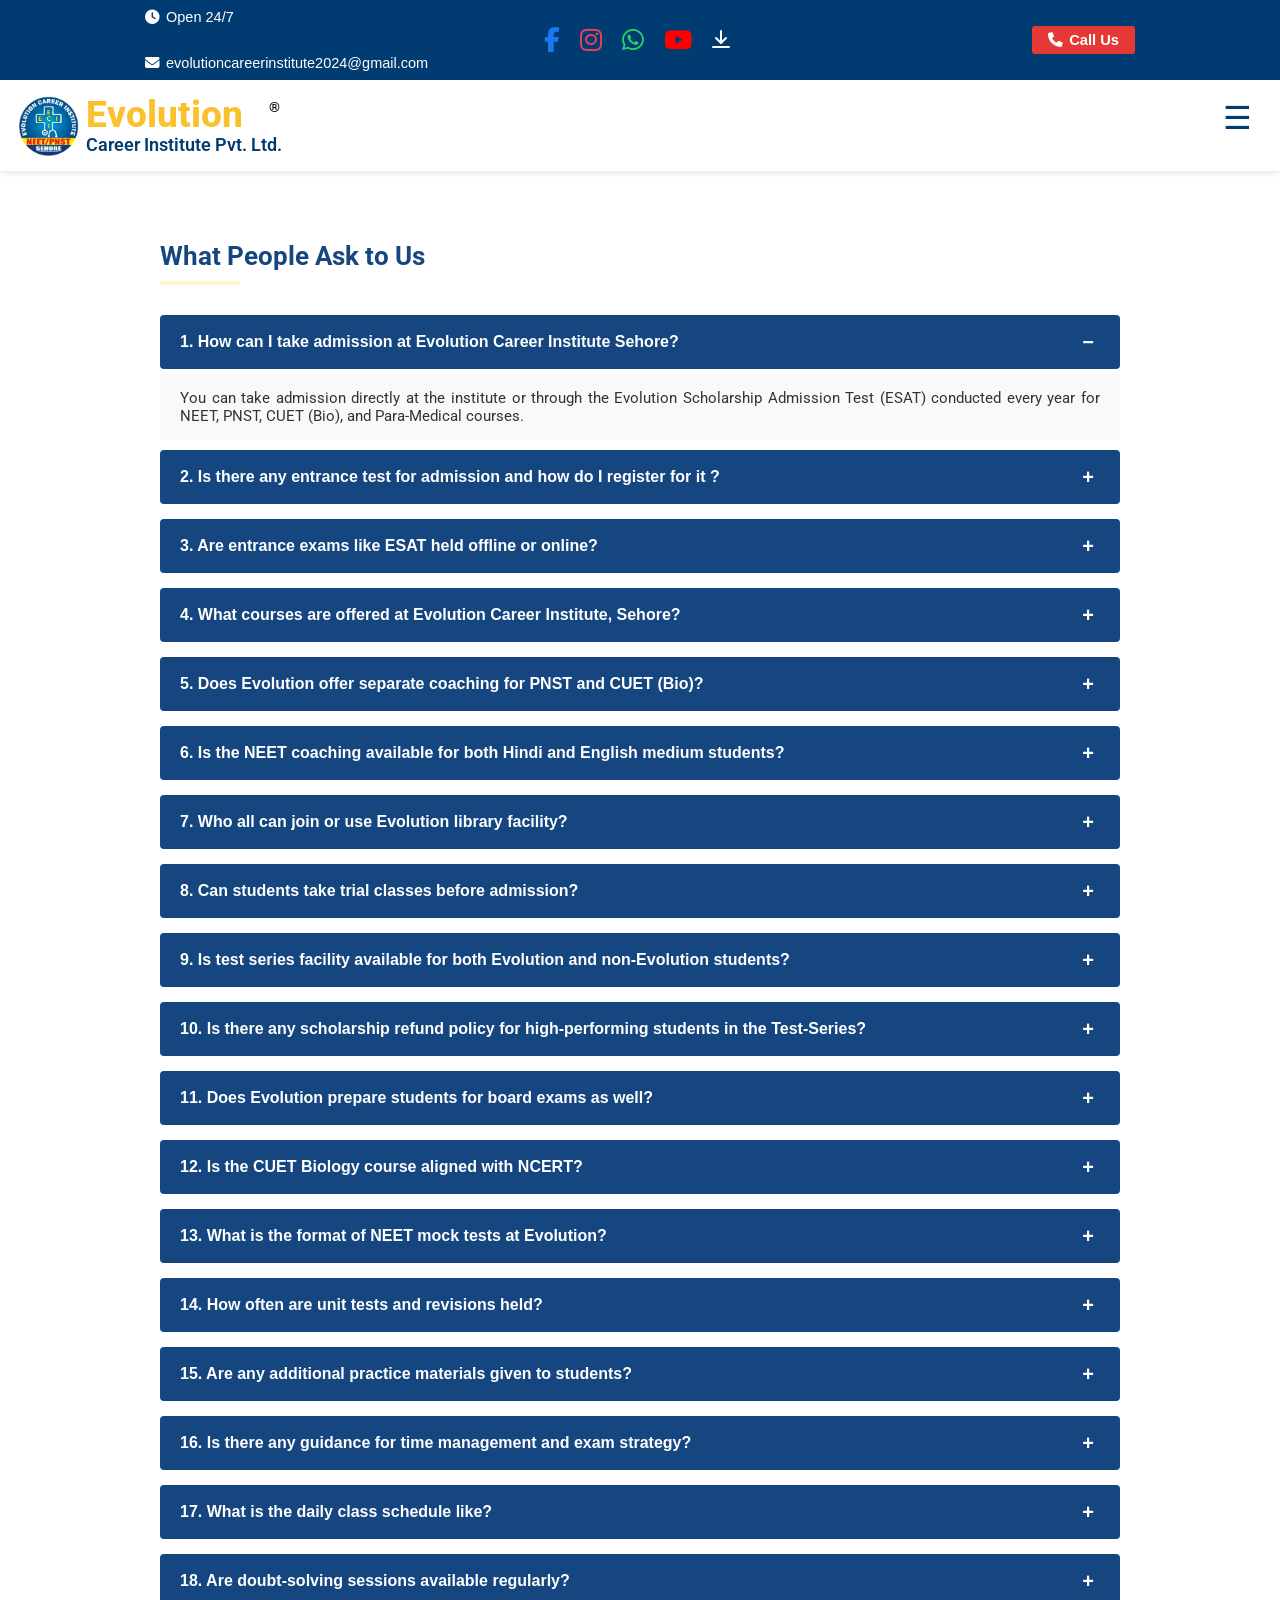
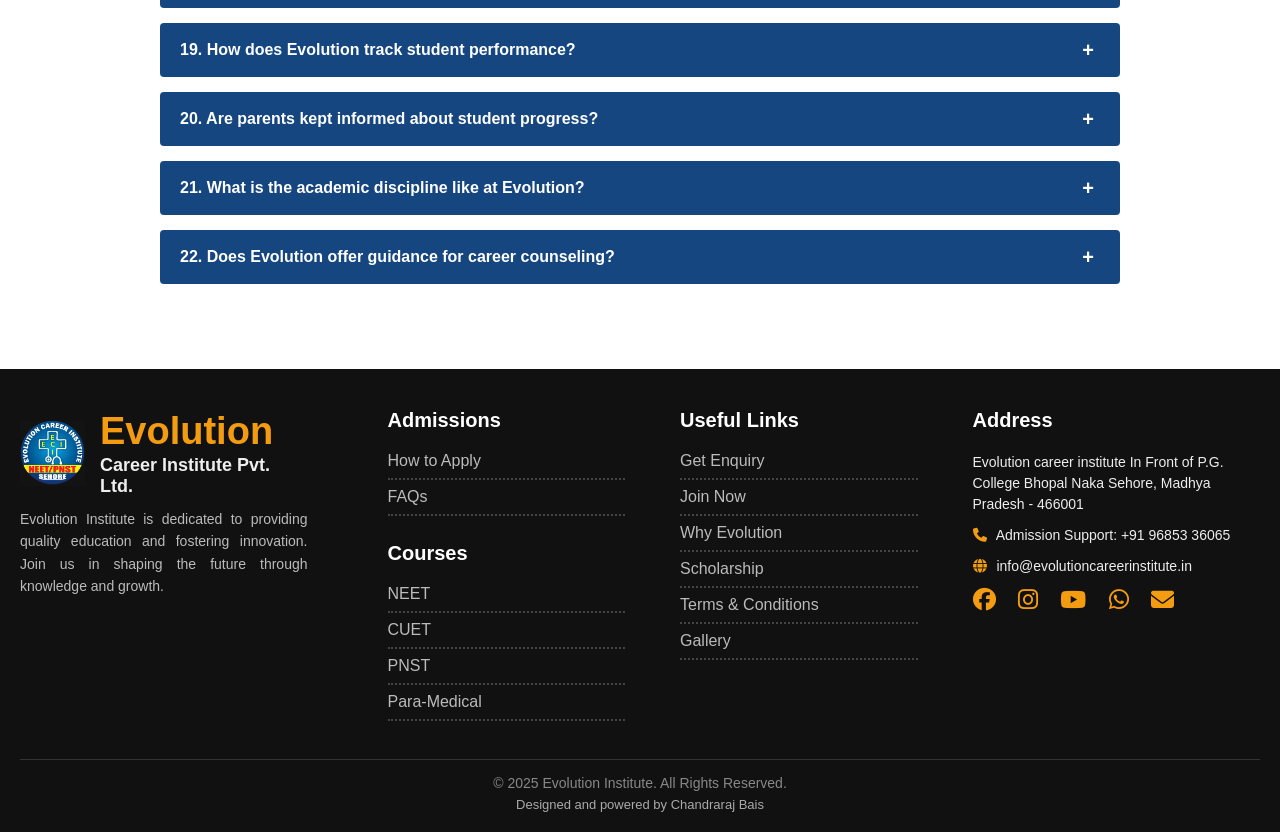
<file: Webapps/Evolution-Website/faq.html>
<!DOCTYPE html>
<html lang="en">
	
	<head>
		
		<meta charset="UTF-8" />
		<meta name="viewport" content="width=device-width, initial-scale=1.0" />
		<title>Evolution Institute - Home</title>
		<link rel="stylesheet" href="faq.css" />
		
		<!-- AOS CSS -->
		<link href="https://cdn.jsdelivr.net/npm/aos@2.3.4/dist/aos.css" rel="stylesheet">

		<link rel="stylesheet" href="https://cdnjs.cloudflare.com/ajax/libs/font-awesome/6.5.0/css/all.min.css" />
		<meta name="viewport" content="width=device-width, initial-scale=1.0" />
		<link href="https://fonts.googleapis.com/css2?family=Roboto:wght@400;500;700&display=swap" rel="stylesheet">

	</head>
	
<body>


<!-- Scroll to Top Button ---------------------------------------------------------------------------------------------------------------------------->
	<button id="scrollToTopBtn" title="Go to top" style="display: none;">↑</button>
	<script>
		
		document.addEventListener("DOMContentLoaded", function () 
		{
			const scrollToTopBtn = document.getElementById("scrollToTopBtn");
	
			// Show or hide the button on scroll
			window.addEventListener("scroll", function () 
			{
				if (window.scrollY > 300) 
				{
					scrollToTopBtn.style.display = "flex"; // Using flex, not block (as our CSS uses flexbox)
				} 
				else 
				{
					scrollToTopBtn.style.display = "none";
				}
			});

			// Scroll to top on button click
			scrollToTopBtn.addEventListener("click", function () 
			{
				window.scrollTo({ top: 0, behavior: "smooth" });
			});
		});
	
	</script>


<!-- Scroll to Top Button ends ----------------------------------------------------------------------------------------------------------------------->


<!-- Top Bar ----------------------------------------------------------------------------------------------------------------------------------------->
	
	<div class="top-bar">  <!--  data-aos="fade-up" --> 
		
		<!-- Left Section -->
		<div class="top-left">
			
			<span>
				<i class="fas fa-clock"></i> Open 24/7
			</span>
			
			<!-- Email block -->
			<span class="email-wrap">
			
				<!-- Desktop email text -->
				<a href="mailto:evolutioncareerinstitute2024@gmail.com" class="email-link desktop-email">
					<i class="fas fa-envelope"></i>
					evolutioncareerinstitute2024@gmail.com
				</a>
			</span>

		</div>

		<!-- Center Section -->
		<div class="top-center">			
			<a href="https://www.facebook.com/share/1BC3oGU62u/" class="icon facebook" aria-label="Facebook"><i class="fab fa-facebook-f" aria-hidden="true"></i></a>
			<a href="https://www.instagram.com/evolution_career_institute_seh?utm_source=qr&igsh=YXVoejFyNzJlMXNi" class="icon instagram"><i class="fab fa-instagram"></i></a>
			<a href="https://wa.me/919685336065" target="_blank" class="icon whatsapp" aria-label="WhatsApp"><i class="fab fa-whatsapp"></i></a>
			<a href="https://youtube.com/@evolution-career-institute?si=gm3gyYrols0Om-wX" class="icon youtube"><i class="fab fa-youtube"></i></a>
			<a href="Evolution-brochure.pdf" class="download-icon" target="_blank">
				<svg xmlns="http://www.w3.org/2000/svg" width="24" height="24" fill="white" viewBox="0 0 24 24">
					<path d="M12 16a1 1 0 0 1-.707-.293l-5-5a1 1 0 1 1 1.414-1.414L11 12.586V3a1 1 0 1 1 2 0v9.586l3.293-3.293a1 1 0 0 1 1.414 1.414l-5 5A1 1 0 0 1 12 16ZM4 20a1 1 0 1 1 0-2h16a1 1 0 1 1 0 2H4Z"/>
				</svg>
				<span class="tooltip-text">Evolution institute brochure</span>
			</a>

			<!-- Mobile/Tablet icon-only email -->
			<a href="mailto:evolutioncareerinstitute2024@gmail.com" class="icon gmail-icon-link desktop-hidden">
				<svg class="gmail-icon" xmlns="http://www.w3.org/2000/svg" width="25" height="25" viewBox="0 0 48 48">
					<path fill="#f1f1f1" d="M4 12a4 4 0 0 1 4-4h32a4 4 0 0 1 4 4v24a4 4 0 0 1-4 4H8a4 4 0 0 1-4-4z"/>
					<path fill="#d93025" d="M44 12v2.3L24 26.5 4 14.3V12a4 4 0 0 1 4-4h32a4 4 0 0 1 4 4z"/>
					<path fill="#a50e0e" d="M4 14.3l20 12.2 20-12.2v21.7a4 4 0 0 1-4 4H8a4 4 0 0 1-4-4z"/>
				</svg>
			</a>
		</div>

		<!-- Right Section -->
		<div class="top-right">
			<a href="tel:+919685336065" class="call-btn"><i class="fas fa-phone"></i> Call Us</a>
		</div>
	
	</div>

<script>
  document.addEventListener("DOMContentLoaded", function () {
    const downloadIcon = document.querySelector(".download-icon");
    const tooltip = downloadIcon.querySelector(".tooltip-text");
    const fileURL = downloadIcon.getAttribute("href");

    // For mobile/touch and desktop click
    downloadIcon.addEventListener("click", function (e) {
      // Stop instant download
      e.preventDefault();

      // Show tooltip text
      tooltip.classList.add("show");

      // After 1s → hide tooltip & auto-download file
      setTimeout(() => {
        tooltip.classList.remove("show");

        // Force file download
        const tempLink = document.createElement("a");
        tempLink.href = fileURL;
        tempLink.setAttribute("download", "");
        document.body.appendChild(tempLink);
        tempLink.click();
        document.body.removeChild(tempLink);
      }, 1000);
    });
  });
</script>

<script>
const downloadLink = document.querySelector('.download-icon');

downloadLink.addEventListener('click', function(e) {
  if (/Android|iPhone|iPad|iPod/i.test(navigator.userAgent)) {
    // Mobile: open in new tab
    e.preventDefault();
    window.open(downloadLink.href, '_blank');
  }
  // Desktop: let the download attribute work normally
});
</script>


<!-- Top Bar ends ------------------------------------------------------------------------------------------------------------------------------------>


<!-- Header ------------------------------------------------------------------------------------------------------------------------------------------>
	<header class="header-container">   <!-- data-aos="fade-up" data-aos-delay="100"  -->
	
		<div class="logo-nav-wrapper">
		
			<div class="logo">
				
				<img src="logo.jpg" alt="Evolution Logo" />			
				<div class="logo-text">
					<div class="evolution-word">
						Evolution
						<span class="trademark">®</span>
					</div>
					<div class="career-word">Career Institute Pvt. Ltd.</div>
				</div>
			
			</div>

			<!-- Hamburger Icon -->
			<button class="hamburger" id="hamburgerBtn" aria-label="Toggle Menu">☰</button>

			<!-- Desktop Nav -->
			<nav class="desktop-nav">
				<a href="index.html">Home</a>
				<a href="features.html">Features</a>
				<a href="courses.html">Courses</a>
				<a href="about.html">About Us</a>
				<a href="gallery.html">Gallery</a>
			
				<!-- Admissions Dropdown -->
				<div class="dropdown">
					<a href="#" class="dropbtn" id="admissionsDropdown">
						<span class="dropbtn-text">Admissions</span>
						<span class="arrow-down desktop-arrow"></span>
					</a>
					<div class="dropdown-content">
						<a href="how-to-apply.html">How to apply</a>
						<a href="scholarship.html">Scholarship</a>
						<a href="faq.html">FAQ's</a>
						<a href="t&c.html">Terms & Conditions</a>
					</div>
				</div>
				
				<a href="contact.html">Contact Us</a>
			
			</nav>
		
		</div>

		<!-- Mobile Sidebar Nav -->
		<div class="mobile-nav-overlay" id="mobileNav">
			
			<div class="mobile-header">

				<!-- Top row: logo/title (left) and close button (right) -->
				<div class="top-row">
  <div class="left-logo-title">
    <img src="logo.jpg" alt="Logo" />
    <div class="mobile-title">
      <div class="evolution-word">
        Evolution <span class="trademarkk">®</span>
      </div>
      <div class="career-word">Career Institute Pvt. Ltd.</div>
    </div>
  </div>
  <button class="close-btn" id="closeBtn">X</button>
</div>

				<!-- Centered social icons below -->
				<div class="center-icons">
					<a href="https://www.facebook.com/share/1BC3oGU62u/" class="icon facebook"><i class="fab fa-facebook-f"></i></a>
					<a href="https://www.instagram.com/evolution_career_institute_seh?utm_source=qr&igsh=YXVoejFyNzJlMXNi" class="icon instagram"><i class="fab fa-instagram"></i></a>
					<a href="https://youtube.com/@evolution-career-institute?si=gm3gyYrols0Om-wX" class="icon youtube"><i class="fab fa-youtube"></i></a>
					<a href="https://wa.me/919685336065" target="_blank" class="icon whatsapp" aria-label="WhatsApp"><i class="fab fa-whatsapp"></i></a>
				</div>

			</div>

			<nav class="mobile-nav">
				
				<a href="index.html">Home</a>
				<a href="features.html">Features</a>
				<a href="courses.html">Courses</a>
				<a href="about.html">About Us</a>
				<a href="gallery.html">Gallery</a>
				
				<!-------		Admissions		------->
				<div class="mobile-dropdown">	
					<button id="mobileDropdownToggle" class="mobile-dropbtn">
						Admissions <span class="arrow-down rotate-arrow">▼</span>

					</button>

					<div id="mobileDropdownMenu" class="mobile-dropdown-content">
						<a href="how-to-apply.html">How to apply</a>
						<a href="scholarship.html">Scholarship</a>
						<a href="faq.html">FAQ's</a>
						<a href="t&c.html">Terms & Conditions</a>
					</div>
				</div>
				<!-------		Admissions ends		------->
				
				<a href="contact.html">Contact Us</a>
				
				<a href="tel:+919685336065" class="apply-btn"><i class="fas fa-phone"></i> Call Us</a>
				
				<div class="contact-info">
					<h2> Contact Info </h2><br>
					<p>
						<strong>“BHOPAL NAKA”</strong>, in front of P.G College Bhopal road, Sehore, Madhya Pradesh
					</p>
					<p class="phone-row">
						📞 <a href="tel:9685336065&nbsp;" class="phone-link">96853 36065</a>, 
						📞 <a href="tel:9131386065" class="phone-link">91313 86065</a>
						<br>
						<br>
					</p>
				</div>

			</nav>

		</div>
	
	</header>

	<!-- JavaScript to toggle the hamburger menu -->
	<script>
	
		// Grab elements
		const hamburgerBtn = document.getElementById("hamburgerBtn");
		const mobileNav = document.getElementById("mobileNav");
		const closeBtn = document.getElementById("closeBtn");

		// Track menu state
		let isMenuOpen = false;

		// Toggle mobile menu when hamburger is clicked
		hamburgerBtn.addEventListener("click", () => 
		{
			isMenuOpen = !isMenuOpen;
			mobileNav.classList.toggle("show", isMenuOpen);
			document.body.classList.toggle("menu-open", isMenuOpen);
		});

		// Close mobile menu on close (X) button
		closeBtn.addEventListener("click", () => 
		{
			isMenuOpen = false;
			mobileNav.classList.remove("show");
			document.body.classList.remove("menu-open");
		});

		// Close mobile menu when a link is clicked
		const mobileLinks = document.querySelectorAll(".mobile-nav a");
		mobileLinks.forEach(link => 
		{
			link.addEventListener("click", () => 
			{
				isMenuOpen = false;
				mobileNav.classList.remove("show");
				document.body.classList.remove("menu-open");
			});
		});

		// Highlight current page in both navs
		const currentPage = location.pathname.split("/").pop();

		document.querySelectorAll(".desktop-nav a").forEach(link => 
		{
			if (link.getAttribute("href") === currentPage) 
			{
				link.classList.add("active");
			}
		});

		document.querySelectorAll(".mobile-nav a").forEach(link => 
		{
			if (link.getAttribute("href") === currentPage) 
			{
				link.classList.add("active");
			}
		});
	

		// Mobile dropdown toggle  
		document.addEventListener("DOMContentLoaded", () => 
		{
			// for Admissions
			const mobileToggle = document.getElementById("mobileDropdownToggle");
			const mobileMenu = document.getElementById("mobileDropdownMenu");
			const arrowSpan = mobileToggle.querySelector(".arrow-down");

			if (mobileMenu) 
			{
				mobileMenu.classList.remove("open");
			}

			if (mobileToggle && mobileMenu) 
			{
				mobileToggle.addEventListener("click", (e) => 
				{
					e.preventDefault();
					e.stopImmediatePropagation();

					// Toggle submenu
					mobileMenu.classList.toggle("open");

					// Toggle arrow direction
					if (mobileMenu.classList.contains("open")) 
					{
						arrowSpan.textContent = "►"; // Right arrow
					} 
					else 
					{
						arrowSpan.textContent = "▼"; // Down arrow
					}
				});
			}
	
			// for Courses
			const coursesToggle = document.getElementById("coursesDropdownToggle");
			const coursesMenu = document.getElementById("coursesDropdownMenu");
			const coursesArrow = coursesToggle.querySelector(".arrow-down");

			if (coursesMenu) 
			{
			  coursesMenu.classList.remove("open");
			}

			if (coursesToggle && coursesMenu) 
			{
				coursesToggle.addEventListener("click", (e) => 
				{
					e.preventDefault();
					e.stopImmediatePropagation();

					coursesMenu.classList.toggle("open");

					if (coursesMenu.classList.contains("open")) 
					{
						coursesArrow.textContent = "►"; // Right arrow
					} 
					else
					{
						coursesArrow.textContent = "▼"; // Down arrow
					}
				});
			}
		});

	</script>


<!-- Header ends ------------------------------------------------------------------------------------------------------------------------------------->


<!--

Logical Order Explanation:

We’ll follow this sequence:-

1) Admission Process
2) Courses Offered & Medium
3) Facilities (Library, Demo Classes, Test Series)
4) Exam Structure & Preparation
5) Performance Tracking & Support
6) Parent Interaction & Discipline


-->
  <section class="faq-container" id="faq-section" data-aos="fade-up">
    <h2 class="faq-heading">What People Ask to Us</h2>
    <div class="underline"></div>

    <div class="faq fade-up" data-aos="fade-up">
      <!-- Q1 -->
      <button class="accordion active" data-aos="fade-up">
        <span class="question">1. How can I take admission at Evolution Career Institute Sehore?</span>
        <span class="icon">−</span>
      </button>
      <div class="panel show">
        <p>You can take admission directly at the institute or through the Evolution Scholarship Admission Test (ESAT) conducted every year for NEET, PNST, CUET (Bio), and Para-Medical courses.</p>
      </div>


<!-- Q2 -->
<button class="accordion" data-aos="fade-up">
  <span class="question">2. Is there any entrance test for admission and how do I register for it ?</span>
  <span class="icon">+</span>
</button>
<div class="panel">
  <p>Yes, students can appear for the ESAT (Evolution Scholarship Admission Test) to qualify for merit-based admission.
     You can register offline by visiting the campus or online by submitting Request a callback form in how to apply Admission Section on this website.
  </p>
</div>

<!-- Q3 -->
<button class="accordion" data-aos="fade-up" >
  <span class="question">3. Are entrance exams like ESAT held offline or online?</span>
  <span class="icon">+</span>
</button>
<div class="panel">
  <p>ESAT (Evolution Scholarship Admission Test) is conducted in offline mode only for student convenience.</p>
</div>

<!-- Q4 -->
<button class="accordion" data-aos="fade-up">
  <span class="question">4. What courses are offered at Evolution Career Institute, Sehore?</span>
  <span class="icon">+</span>
</button>
<div class="panel">
  <p>Evolution offers coaching for NEET, PNST, CUET (Bio group), and Para-Medical entrance exams. Foundation batches for school students are also available.</p>
</div>

<!-- Q5 -->
<button class="accordion" data-aos="fade-up">
  <span class="question">5. Does Evolution offer separate coaching for PNST and CUET (Bio)?</span>
  <span class="icon">+</span>
</button>
<div class="panel">
  <p>Yes, we offer individual programs for PNST and CUET (Bio), with subject-specific mentors and tailored test series.</p>
</div>

<!-- Q6 -->
<button class="accordion" data-aos="fade-up">
  <span class="question">6. Is the NEET coaching available for both Hindi and English medium students?</span>
  <span class="icon">+</span>
</button>
<div class="panel">
  <p>Yes, Evolution conducts separate batches/classes for Hindi and English medium students to ensure complete understanding and comfort.</p>
</div>

<!-- Q7 -->
<button class="accordion" data-aos="fade-up">
  <span class="question">7. Who all can join or use Evolution library facility?</span>
  <span class="icon">+</span>
</button>
<div class="panel">
  <p>Only Evolution students can join or use the library facility.</p>
</div>

<!-- Q8 -->
<button class="accordion" data-aos="fade-up">
  <span class="question">8. Can students take trial classes before admission?</span>
  <span class="icon">+</span>
</button>
<div class="panel">
  <p>Yes, students may attend demo classes to experience the teaching style and learning environment.</p>
</div>

<!-- Q9 -->
<button class="accordion" data-aos="fade-up">
  <span class="question">9. Is test series facility available for both Evolution and non-Evolution students?</span>
  <span class="icon">+</span>
</button>
<div class="panel">
  <p>Yes, Evolution offers an open test series facility that is available to both enrolled students and students from other institutes who wish to practice with NEET-level mock tests.</p>
</div>

<!-- Q10 - Related to Q9 -->
<button class="accordion" data-aos="fade-up">
  <span class="question">10. Is there any scholarship refund policy for high-performing students in the Test-Series?</span>
  <span class="icon">+</span>
</button>
<div class="panel">
  <p>Yes, if a student scores 400+ marks in two consecutive NEET-format tests, Evolution offers a refund amount of his/her Test-Series charges as a reward for consistent high performance.</p>
</div>

<!-- Q11 -->
<button class="accordion" data-aos="fade-up">
  <span class="question">11. Does Evolution prepare students for board exams as well?</span>
  <span class="icon">+</span> 
</button>
<div class="panel">
  <p>Yes, Evolution integrates board preparation with competitive exams to ensure strong academic performance.</p>
</div>

<!-- Q12 -->
<button class="accordion" data-aos="fade-up">
  <span class="question">12. Is the CUET Biology course aligned with NCERT?</span>
  <span class="icon">+</span>
</button>
<div class="panel">
  <p>Yes, CUET preparation is entirely based on NCERT syllabus, with special focus on application-based questions and past papers.</p>
</div>

<!-- Q13 -->
<button class="accordion" data-aos="fade-up">
  <span class="question">13. What is the format of NEET mock tests at Evolution?</span>
  <span class="icon">+</span>
</button>
<div class="panel">
  <p>Mock tests follow exact NEET exam patterns with negative marking, subject-wise difficulty balance, and OMR evaluation.</p>
</div>

<!-- Q14 -->
<button class="accordion" data-aos="fade-up">
  <span class="question">14. How often are unit tests and revisions held?</span>
  <span class="icon">+</span>
</button>
<div class="panel">
  <p>Unit tests are held weekly, and syllabus revisions are conducted after each major topic is covered.</p>
</div>

<!-- Q15 -->
<button class="accordion" data-aos="fade-up">
  <span class="question">15. Are any additional practice materials given to students?</span>
  <span class="icon">+</span>
</button>
<div class="panel">
  <p>Yes, students receive regular practice sheets, model papers, and previous year questions for complete preparation.</p>
</div>

<!-- Q16 -->
<button class="accordion" data-aos="fade-up">
  <span class="question">16. Is there any guidance for time management and exam strategy?</span>
  <span class="icon">+</span>
</button>
<div class="panel">
  <p>Yes, expert faculty conduct regular sessions on time management, stress handling, and smart exam strategies.</p>
</div>

<!-- Q17 -->
<button class="accordion" data-aos="fade-up">
  <span class="question">17. What is the daily class schedule like?</span>
  <span class="icon">+</span>
</button>
<div class="panel">
  <p>Classes are held 6 days a week with subject-wise rotations, test slots, and regular revision sessions.</p>
</div>

<!-- Q18 -->
<button class="accordion" data-aos="fade-up">
  <span class="question">18. Are doubt-solving sessions available regularly?</span>
  <span class="icon">+</span>
</button>
<div class="panel">
  <p>Yes, Evolution conducts scheduled doubt-clearing sessions and provides personal academic mentoring.</p>
</div>

<!-- Q19 --> 
<button class="accordion" data-aos="fade-up">
  <span class="question">19. How does Evolution track student performance?</span>
  <span class="icon">+</span>
</button>
<div class="panel">
  <p>Regular tests, detailed analysis, personal mentoring, and parent interactions help track and improve student performance.</p>
</div>

<!-- Q20 -->
<button class="accordion" data-aos="fade-up">
  <span class="question">20. Are parents kept informed about student progress?</span>
  <span class="icon">+</span>
</button>
<div class="panel">
  <p>Yes, regular parent meetings and performance updates are provided to ensure transparency and involvement.</p>
</div>

<!-- Q21 -->
<button class="accordion" data-aos="fade-up">
  <span class="question">21. What is the academic discipline like at Evolution?</span>
  <span class="icon">+</span>
</button>
<div class="panel">
  <p>Evolution is known for its disciplined environment, attendance tracking, and zero tolerance for irregularity.</p>
</div>

<!-- Q22 -->
<button class="accordion" data-aos="fade-up">
  <span class="question">22. Does Evolution offer guidance for career counseling?</span>
  <span class="icon">+</span>
</button>
<div class="panel">
  <p>Yes, career guidance seminars and counseling sessions are organized for students and parents periodically.</p>
</div>




   </div>
  </section>





<script>
 // Accordion toggle functionality
const accordions = document.querySelectorAll(".accordion");
const panels = document.querySelectorAll(".panel");

accordions.forEach((acc, index) => {
  acc.addEventListener("click", function () {
    const panel = this.nextElementSibling;
    const icon = this.querySelector(".icon");

    // Close other panels
    accordions.forEach((a, i) => {
      if (index !== i) {
        a.classList.remove("active");
        a.querySelector(".icon").textContent = "+";
        panels[i].classList.remove("show");
      }
    });

    // Toggle current panel
    this.classList.toggle("active");
    if (panel.classList.contains("show")) {
      panel.classList.remove("show");
      icon.textContent = "+";
    } else {
      panel.classList.add("show");
      icon.textContent = "−";
    }
  });
});

// Intersection Observer for fade-up animation
const observer = new IntersectionObserver(
  (entries) => {
    entries.forEach((entry) => {
      if (entry.isIntersecting) {
        entry.target.classList.add("revealed");
        observer.unobserve(entry.target);
      }
    });
  },
  { threshold: 0.05 } // Trigger earlier for mobile
);

// Apply to all fade-up elements
document.querySelectorAll(".fade-up").forEach((el) => observer.observe(el));
</script>


<!-- Footer Section ---------------------------------------------------------------------------------------------------------------------------------->
	<footer class="footer" data-aos="fade-up">
		
		<div class="footer-container">

			<!-- Left: Logo + Name -->
			<div class="footer-col footer-left">
				<div class="footer-brand" data-aos="fade-up">
					
					<img src="logo-footer.png" alt="Institute Logo" class="footer-logo" data-aos="fade-up"/>
					<h2>
						<span class="brand-main" data-aos="fade-up">Evolution</span>
						<span class="brand-sub" data-aos="fade-up">Career Institute Pvt. Ltd.</span>
					</h2>
				
				</div>
				<p data-aos="fade-up">
					Evolution Institute is dedicated to providing quality education and fostering innovation.
					Join us in shaping the future through knowledge and growth.
				</p>
			</div>

			<!-- Admissions -->
			<div class="footer-col" data-aos="fade-up">
				<h3 data-aos="fade-up">Admissions</h3>
					
				<ul data-aos="fade-up">
					<li data-aos="fade-up"><a href="how-to-apply.html">How to Apply</a></li>
					<li data-aos="fade-up"><a href="faq.html">FAQs</a></li>
				</ul>
				<br>
			
				<h3 data-aos="fade-up">Courses</h3>
				
				<ul>
					<li data-aos="fade-up"><a href="courses.html">NEET</a></li>
					<li data-aos="fade-up"><a href="courses.html">CUET</a></li>
					<li data-aos="fade-up"><a href="courses.html">PNST</a></li>
					<li data-aos="fade-up"><a href="courses.html">Para-Medical</a></li>
				</ul>
			</div>
	
			<!-- Useful Links -->
			<div class="footer-col" data-aos="fade-up">
			
				<h3 data-aos="fade-up">Useful Links</h3>
				<ul data-aos="fade-up">
					<li data-aos="fade-up"><a href="tel:+919685336065">Get Enquiry</a></li>
					<li data-aos="fade-up"><a href="admission-enquiry.html">Join Now</a></li>
					<li data-aos="fade-up"><a href="features.html">Why Evolution</a></li>
					<li data-aos="fade-up"><a href="scholarship.html">Scholarship</a></li>
					<li data-aos="fade-up"><a href="t&c.html">Terms & Conditions</a></li>
					<li data-aos="fade-up"><a href="gallery.html">Gallery</a></li>
				</ul>
			
			</div>

			<!-- Address / Contact -->
			<div class="footer-col footer-right" data-aos="fade-up">
				
				<h3 data-aos="fade-up">Address</h3>
				<p data-aos="fade-up">
					<a href="https://www.google.com/maps?q=Evolution+career+institute+sehore+In+Front+of+P.G.+College+Bhopal+Naka,+Sehore,+Madhya+Pradesh+466001" target="_blank" style="color: inherit; text-decoration: none;">
						Evolution career institute In Front of P.G. College Bhopal Naka
						Sehore, Madhya Pradesh - 466001
					</a>
				</p>

				<p>
					<i class="fas fa-phone" data-aos="fade-up"></i>
					<a href="tel:+919685336065" style="color: inherit; text-decoration: none;">
						Admission Support: +91 96853 36065
					</a>
				</p>

				<p>
					<i class="fas fa-globe" data-aos="fade-up"></i>
					<a href="https://evolutioncareerinstitute.in" target="_blank" style="color: inherit; text-decoration: none;">
						info@evolutioncareerinstitute.in
					</a>
				</p>

				<div class="footer-socials" data-aos="fade-up">
					<a href="https://www.facebook.com/share/1BC3oGU62u/" target="_blank"><i class="fab fa-facebook"></i></a>
					<a href="https://www.instagram.com/evolution_career_institute_seh?utm_source=qr&igsh=YXVoejFyNzJlMXNi" target="_blank"><i class="fab fa-instagram"></i></a>
					<a href="https://youtube.com/@evolution-career-institute?si=gm3gyYrols0Om-wX" target="_blank"><i class="fab fa-youtube"></i></a>
					<a href="https://wa.me/919685336065" target="_blank"><i class="fab fa-whatsapp"></i></a>
					<a href="mailto:evolutioncareerinstitute2024@gmail.com"><i class="fas fa-envelope"></i></a>
				</div>

			</div>

		</div>

		<!-- Bottom -->
		<div class="footer-bottom" data-aos="fade-up">
			<p data-aos="fade-up">&copy; 2025 Evolution Institute. All Rights Reserved.</p>
			<p class="designed-by" data-aos="fade-up">Designed and powered by Chandraraj Bais</p>
		</div>

	</footer>


<!-- Footer Section ends ----------------------------------------------------------------------------------------------------------------------------->


<!-- Animation Section js part  ---------------------------------------------------------------------------------------------------------------------->

<!-- Initialize AOS -->
 
<script src="https://cdn.jsdelivr.net/npm/aos@2.3.4/dist/aos.js"></script>
 <script>
    AOS.init({
      offset: 120, // trigger animation after scrolling this far (px)
      duration: 600, // default animation duration
      easing: 'ease-in-out', // easing function
      once: true, // ensure animation triggers only once per element
      mirror: false, // repeat animation on scroll up
      //disable: 'mobile', // optional: disables animations on mobile if performance is of concern
    });
  </script>


<!-- Animation Section js part ends ------------------------------------------------------------------------------------------------------------------>


</body>
</html>
</file>
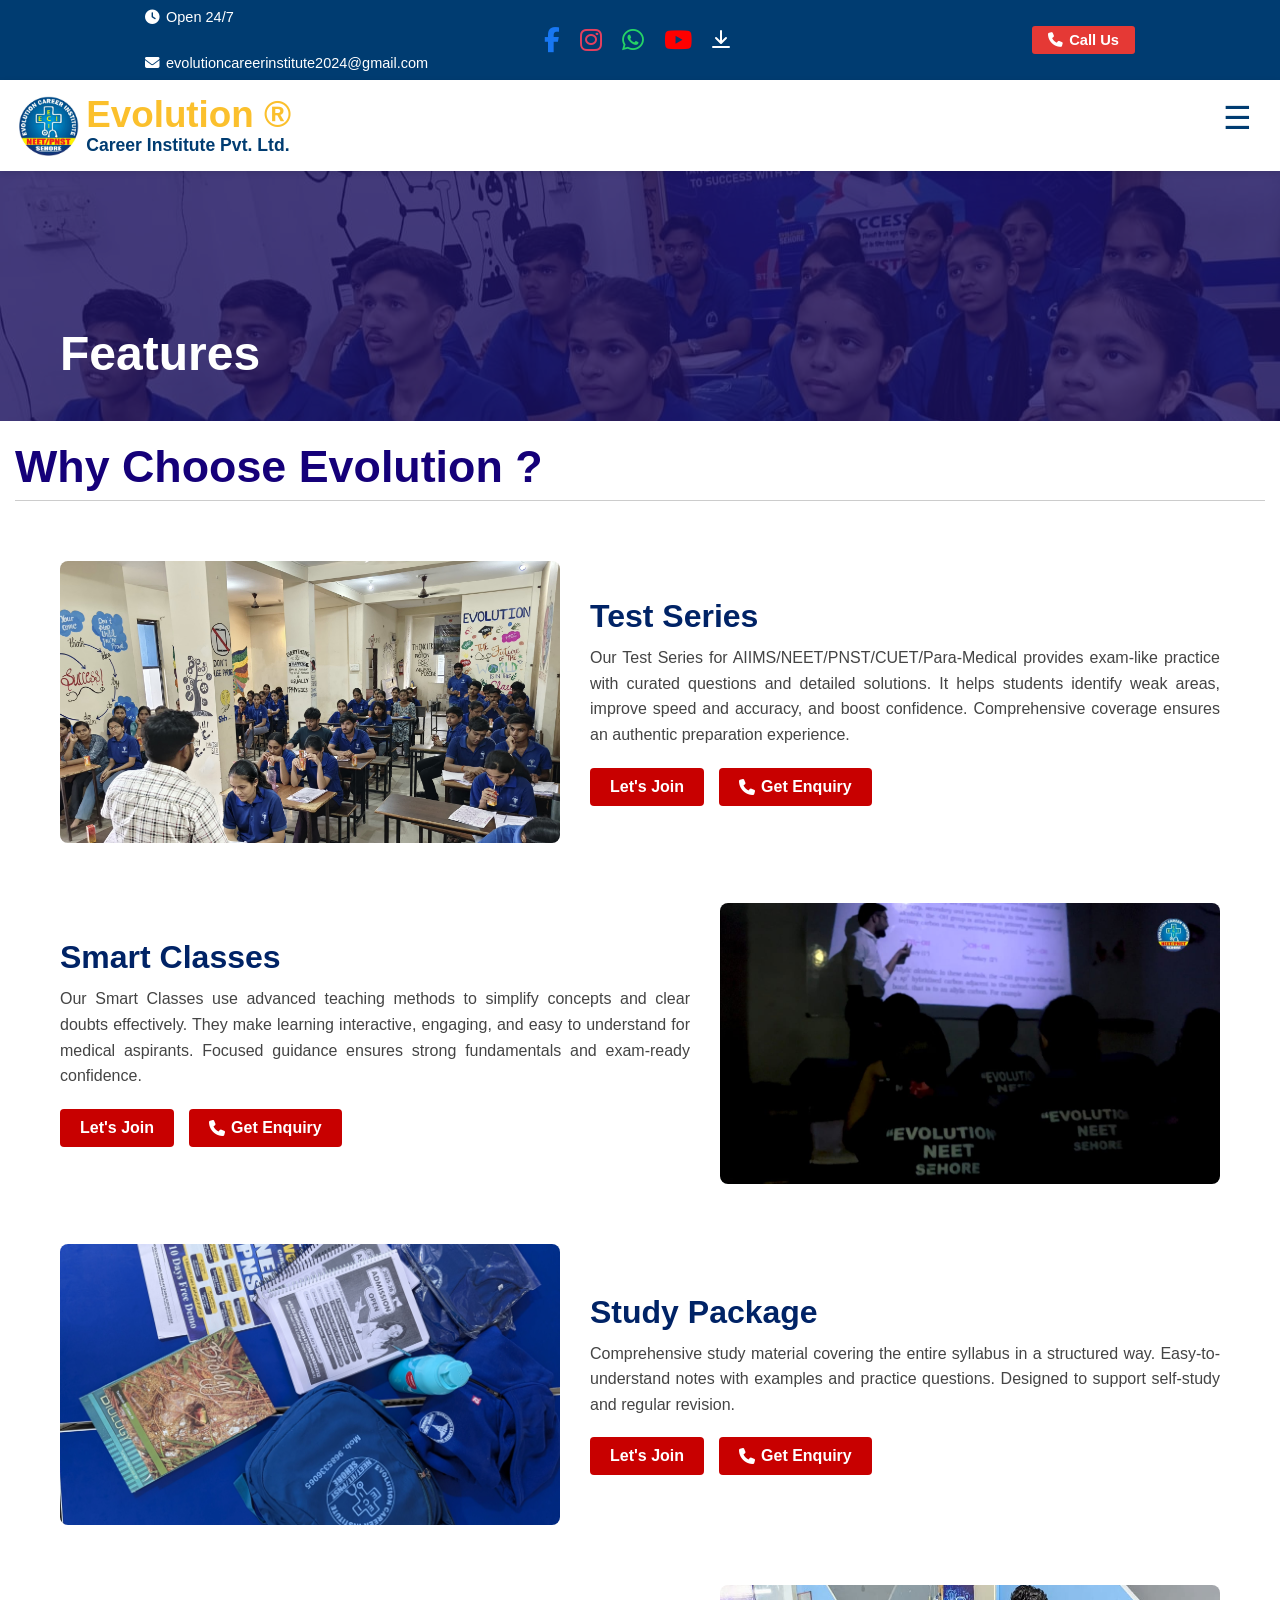
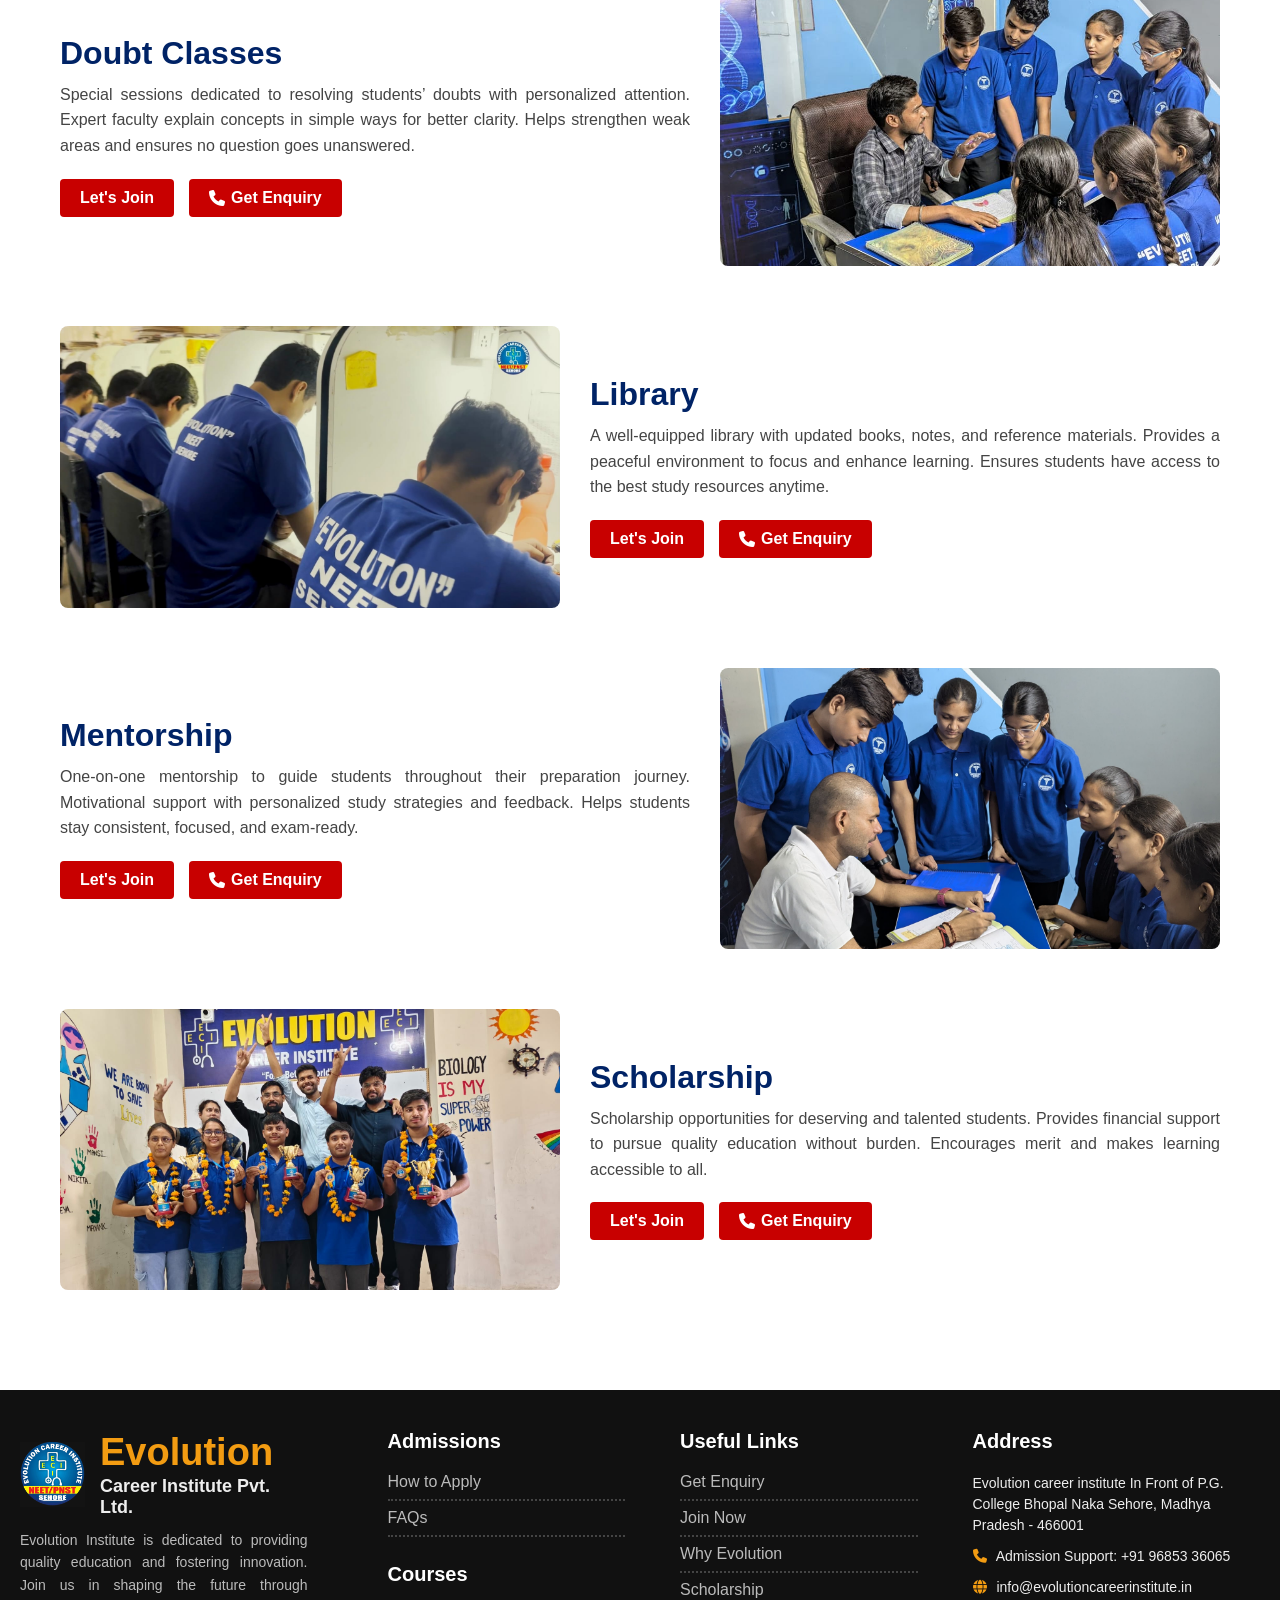
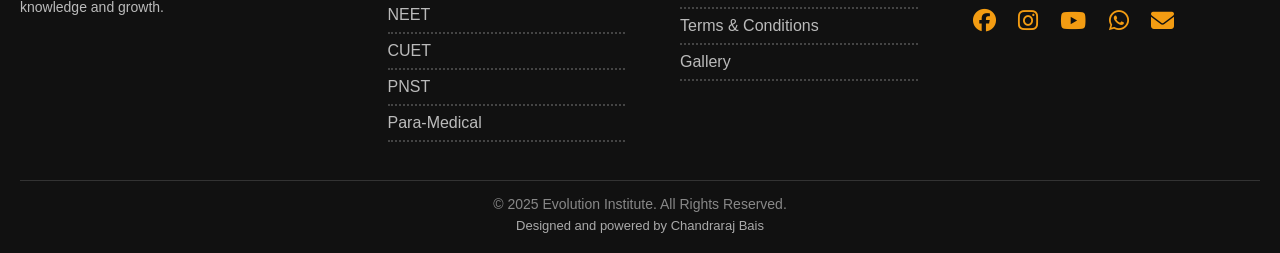
<file: Webapps/Evolution-Website/features.html>
<!DOCTYPE html>
<html lang="en">
	
	<head>
		
		<meta charset="UTF-8" />
		<meta name="viewport" content="width=device-width, initial-scale=1.0" />
		<title>Evolution Institute - Home</title>
		<link rel="stylesheet" href="features.css" />
		<link rel="stylesheet" href="https://cdnjs.cloudflare.com/ajax/libs/font-awesome/6.5.0/css/all.min.css" />
		<meta name="viewport" content="width=device-width, initial-scale=1.0" />
		<link href="https://fonts.googleapis.com/css2?family=Roboto:wght@400;500;700&display=swap" rel="stylesheet">
	
		<!-- AOS CSS -->
		<link href="https://cdn.jsdelivr.net/npm/aos@2.3.4/dist/aos.css" rel="stylesheet">

	</head>
<body>


<!-- Scroll to Top Button ---------------------------------------------------------------------------------------------------------------------------->
	<button id="scrollToTopBtn" title="Go to top" style="display: none;">↑</button>
	<script>
		
		document.addEventListener("DOMContentLoaded", function () 
		{
			const scrollToTopBtn = document.getElementById("scrollToTopBtn");
	
			// Show or hide the button on scroll
			window.addEventListener("scroll", function () 
			{
				if (window.scrollY > 300) 
				{
					scrollToTopBtn.style.display = "flex"; // Using flex, not block (as our CSS uses flexbox)
				} 
				else 
				{
					scrollToTopBtn.style.display = "none";
				}
			});

			// Scroll to top on button click
			scrollToTopBtn.addEventListener("click", function () 
			{
				window.scrollTo({ top: 0, behavior: "smooth" });
			});
		});
	
	</script>


<!-- Scroll to Top Button ends ----------------------------------------------------------------------------------------------------------------------->


<!-- Top Bar ----------------------------------------------------------------------------------------------------------------------------------------->
	
	<div class="top-bar">  <!--  data-aos="fade-up" --> 
		
		<!-- Left Section -->
		<div class="top-left">
			
			<span>
				<i class="fas fa-clock"></i> Open 24/7
			</span>
			
			<!-- Email block -->
			<span class="email-wrap">
			
				<!-- Desktop email text -->
				<a href="mailto:evolutioncareerinstitute2024@gmail.com" class="email-link desktop-email">
					<i class="fas fa-envelope"></i>
					evolutioncareerinstitute2024@gmail.com
				</a>
			</span>

		</div>

		<!-- Center Section -->
		<div class="top-center">			
			<a href="https://www.facebook.com/share/1BC3oGU62u/" class="icon facebook" aria-label="Facebook"><i class="fab fa-facebook-f" aria-hidden="true"></i></a>
			<a href="https://www.instagram.com/evolution_career_institute_seh?utm_source=qr&igsh=YXVoejFyNzJlMXNi" class="icon instagram"><i class="fab fa-instagram"></i></a>
			<a href="https://wa.me/919685336065" target="_blank" class="icon whatsapp" aria-label="WhatsApp"><i class="fab fa-whatsapp"></i></a>
			<a href="https://youtube.com/@evolution-career-institute?si=gm3gyYrols0Om-wX" class="icon youtube"><i class="fab fa-youtube"></i></a>
			<a href="Evolution-brochure.pdf" class="download-icon" target="_blank">
				<svg xmlns="http://www.w3.org/2000/svg" width="24" height="24" fill="white" viewBox="0 0 24 24">
					<path d="M12 16a1 1 0 0 1-.707-.293l-5-5a1 1 0 1 1 1.414-1.414L11 12.586V3a1 1 0 1 1 2 0v9.586l3.293-3.293a1 1 0 0 1 1.414 1.414l-5 5A1 1 0 0 1 12 16ZM4 20a1 1 0 1 1 0-2h16a1 1 0 1 1 0 2H4Z"/>
				</svg>
				<span class="tooltip-text">Evolution institute brochure</span>
			</a>

			<!-- Mobile/Tablet icon-only email -->
			<a href="mailto:evolutioncareerinstitute2024@gmail.com" class="icon gmail-icon-link desktop-hidden">
				<svg class="gmail-icon" xmlns="http://www.w3.org/2000/svg" width="25" height="25" viewBox="0 0 48 48">
					<path fill="#f1f1f1" d="M4 12a4 4 0 0 1 4-4h32a4 4 0 0 1 4 4v24a4 4 0 0 1-4 4H8a4 4 0 0 1-4-4z"/>
					<path fill="#d93025" d="M44 12v2.3L24 26.5 4 14.3V12a4 4 0 0 1 4-4h32a4 4 0 0 1 4 4z"/>
					<path fill="#a50e0e" d="M4 14.3l20 12.2 20-12.2v21.7a4 4 0 0 1-4 4H8a4 4 0 0 1-4-4z"/>
				</svg>
			</a>
		</div>

		<!-- Right Section -->
		<div class="top-right">
			<a href="tel:+919685336065" class="call-btn"><i class="fas fa-phone"></i> Call Us</a>
		</div>
	
	</div>

<script>
  document.addEventListener("DOMContentLoaded", function () {
    const downloadIcon = document.querySelector(".download-icon");
    const tooltip = downloadIcon.querySelector(".tooltip-text");
    const fileURL = downloadIcon.getAttribute("href");

    // For mobile/touch and desktop click
    downloadIcon.addEventListener("click", function (e) {
      // Stop instant download
      e.preventDefault();

      // Show tooltip text
      tooltip.classList.add("show");

      // After 1s → hide tooltip & auto-download file
      setTimeout(() => {
        tooltip.classList.remove("show");

        // Force file download
        const tempLink = document.createElement("a");
        tempLink.href = fileURL;
        tempLink.setAttribute("download", "");
        document.body.appendChild(tempLink);
        tempLink.click();
        document.body.removeChild(tempLink);
      }, 1000);
    });
  });
</script>

<script>
const downloadLink = document.querySelector('.download-icon');

downloadLink.addEventListener('click', function(e) {
  if (/Android|iPhone|iPad|iPod/i.test(navigator.userAgent)) {
    // Mobile: open in new tab
    e.preventDefault();
    window.open(downloadLink.href, '_blank');
  }
  // Desktop: let the download attribute work normally
});
</script>


<!-- Top Bar ends ------------------------------------------------------------------------------------------------------------------------------------>


<!-- Header ------------------------------------------------------------------------------------------------------------------------------------------>
	<header class="header-container">   <!-- data-aos="fade-up" data-aos-delay="100"  -->
	
		<div class="logo-nav-wrapper">
		
			<div class="logo">
				
				<img src="logo.jpg" alt="Evolution Logo" />			
				<div class="logo-text">
					<div class="evolution-word">
						Evolution
						<span class="trademark">®</span>
					</div>
					<div class="career-word">Career Institute Pvt. Ltd.</div>
				</div>
			
			</div>

			<!-- Hamburger Icon -->
			<button class="hamburger" id="hamburgerBtn" aria-label="Toggle Menu">☰</button>

			<!-- Desktop Nav -->
			<nav class="desktop-nav">
				<a href="index.html">Home</a>
				<a href="features.html">Features</a>
				<a href="courses.html">Courses</a>
				<a href="about.html">About Us</a>
				<a href="gallery.html">Gallery</a>
			
				<!-- Admissions Dropdown -->
				<div class="dropdown">
					<a href="#" class="dropbtn" id="admissionsDropdown">
						<span class="dropbtn-text">Admissions</span>
						<span class="arrow-down desktop-arrow"></span>
					</a>
					<div class="dropdown-content">
						<a href="how-to-apply.html">How to apply</a>
						<a href="scholarship.html">Scholarship</a>
						<a href="faq.html">FAQ's</a>
						<a href="t&c.html">Terms & Conditions</a>
					</div>
				</div>
				
				<a href="contact.html">Contact Us</a>
			
			</nav>
		
		</div>

		<!-- Mobile Sidebar Nav -->
		<div class="mobile-nav-overlay" id="mobileNav">
			
			<div class="mobile-header">

				<!-- Top row: logo/title (left) and close button (right) -->
				<div class="top-row">
  <div class="left-logo-title">
    <img src="logo.jpg" alt="Logo" />
    <div class="mobile-title">
      <div class="evolution-word">
        Evolution <span class="trademarkk">®</span>
      </div>
      <div class="career-word">Career Institute Pvt. Ltd.</div>
    </div>
  </div>
  <button class="close-btn" id="closeBtn">X</button>
</div>

				<!-- Centered social icons below -->
				<div class="center-icons">
					<a href="https://www.facebook.com/share/1BC3oGU62u/" class="icon facebook"><i class="fab fa-facebook-f"></i></a>
					<a href="https://www.instagram.com/evolution_career_institute_seh?utm_source=qr&igsh=YXVoejFyNzJlMXNi" class="icon instagram"><i class="fab fa-instagram"></i></a>
					<a href="https://youtube.com/@evolution-career-institute?si=gm3gyYrols0Om-wX" class="icon youtube"><i class="fab fa-youtube"></i></a>
					<a href="https://wa.me/919685336065" target="_blank" class="icon whatsapp" aria-label="WhatsApp"><i class="fab fa-whatsapp"></i></a>
				</div>

			</div>

			<nav class="mobile-nav">
				
				<a href="index.html">Home</a>
				<a href="features.html">Features</a>
				<a href="courses.html">Courses</a>
				<a href="about.html">About Us</a>
				<a href="gallery.html">Gallery</a>
				
				<!-------		Admissions		------->
				<div class="mobile-dropdown">	
					<button id="mobileDropdownToggle" class="mobile-dropbtn">
						Admissions <span class="arrow-down rotate-arrow">▼</span>

					</button>

					<div id="mobileDropdownMenu" class="mobile-dropdown-content">
						<a href="how-to-apply.html">How to apply</a>
						<a href="scholarship.html">Scholarship</a>
						<a href="faq.html">FAQ's</a>
						<a href="t&c.html">Terms & Conditions</a>
					</div>
				</div>
				<!-------		Admissions ends		------->
				
				<a href="contact.html">Contact Us</a>
				
				<a href="tel:+919685336065" class="apply-btn"><i class="fas fa-phone"></i> Call Us</a>
				
				<div class="contact-info">
					<h2> Contact Info </h2><br>
					<p>
						<strong>“BHOPAL NAKA”</strong>, in front of P.G College Bhopal road, Sehore, Madhya Pradesh
					</p>
					<p class="phone-row">
						📞 <a href="tel:9685336065&nbsp;" class="phone-link">96853 36065</a>, 
						📞 <a href="tel:9131386065" class="phone-link">91313 86065</a>
						<br>
						<br>
					</p>
				</div>

			</nav>

		</div>
	
	</header>

	<!-- JavaScript to toggle the hamburger menu -->
	<script>
	
		// Grab elements
		const hamburgerBtn = document.getElementById("hamburgerBtn");
		const mobileNav = document.getElementById("mobileNav");
		const closeBtn = document.getElementById("closeBtn");

		// Track menu state
		let isMenuOpen = false;

		// Toggle mobile menu when hamburger is clicked
		hamburgerBtn.addEventListener("click", () => 
		{
			isMenuOpen = !isMenuOpen;
			mobileNav.classList.toggle("show", isMenuOpen);
			document.body.classList.toggle("menu-open", isMenuOpen);
		});

		// Close mobile menu on close (X) button
		closeBtn.addEventListener("click", () => 
		{
			isMenuOpen = false;
			mobileNav.classList.remove("show");
			document.body.classList.remove("menu-open");
		});

		// Close mobile menu when a link is clicked
		const mobileLinks = document.querySelectorAll(".mobile-nav a");
		mobileLinks.forEach(link => 
		{
			link.addEventListener("click", () => 
			{
				isMenuOpen = false;
				mobileNav.classList.remove("show");
				document.body.classList.remove("menu-open");
			});
		});

		// Highlight current page in both navs
		const currentPage = location.pathname.split("/").pop();

		document.querySelectorAll(".desktop-nav a").forEach(link => 
		{
			if (link.getAttribute("href") === currentPage) 
			{
				link.classList.add("active");
			}
		});

		document.querySelectorAll(".mobile-nav a").forEach(link => 
		{
			if (link.getAttribute("href") === currentPage) 
			{
				link.classList.add("active");
			}
		});
	

		// Mobile dropdown toggle  
		document.addEventListener("DOMContentLoaded", () => 
		{
			// for Admissions
			const mobileToggle = document.getElementById("mobileDropdownToggle");
			const mobileMenu = document.getElementById("mobileDropdownMenu");
			const arrowSpan = mobileToggle.querySelector(".arrow-down");

			if (mobileMenu) 
			{
				mobileMenu.classList.remove("open");
			}

			if (mobileToggle && mobileMenu) 
			{
				mobileToggle.addEventListener("click", (e) => 
				{
					e.preventDefault();
					e.stopImmediatePropagation();

					// Toggle submenu
					mobileMenu.classList.toggle("open");

					// Toggle arrow direction
					if (mobileMenu.classList.contains("open")) 
					{
						arrowSpan.textContent = "►"; // Right arrow
					} 
					else 
					{
						arrowSpan.textContent = "▼"; // Down arrow
					}
				});
			}
	
			// for Courses
			const coursesToggle = document.getElementById("coursesDropdownToggle");
			const coursesMenu = document.getElementById("coursesDropdownMenu");
			const coursesArrow = coursesToggle.querySelector(".arrow-down");

			if (coursesMenu) 
			{
			  coursesMenu.classList.remove("open");
			}

			if (coursesToggle && coursesMenu) 
			{
				coursesToggle.addEventListener("click", (e) => 
				{
					e.preventDefault();
					e.stopImmediatePropagation();

					coursesMenu.classList.toggle("open");

					if (coursesMenu.classList.contains("open")) 
					{
						coursesArrow.textContent = "►"; // Right arrow
					} 
					else
					{
						coursesArrow.textContent = "▼"; // Down arrow
					}
				});
			}
		});

	</script>


<!-- Header ends ------------------------------------------------------------------------------------------------------------------------------------->


<!-- Hero Section (image) ---------------------------------------------------------------------------------------------------------------------------->
	<section class="hero-section">  <!-- data-aos="fade-up" data-aos-delay="100" data-aos-duration="1200"  -->
		
		<div class="hero-overlay" >
			<h1 >Features</h1>
		</div>
	
	</section>

	<section class="features-heading" >
		<div class="container" data-aos="fade-up">
			<h2>Why Choose Evolution ?</h2>
			<hr>
		</div>
	</section>

<!-- Hero Section (image) ends ----------------------------------------------------------------------------------------------------------------------->


<!-- Features Sections ------------------------------------------------------------------------------------------------------------------------------->
  

	<section class="feature-section">
		
		<!-- Block 1 test-series -->
		<div class="feature-block" data-aos="fade-up">
		
			<div class="feature-img" data-aos="fade-up">
					<img src="test-series.jpg" alt="Test Series">
			</div>
			
			<div class="feature-text">
				<h2 data-aos="fade-up">Test Series</h2>
				
				<p data-aos="fade-up">
					Our Test Series for AIIMS/NEET/PNST/CUET/Para-Medical provides exam-like practice with curated questions and detailed solutions.
					It helps students identify weak areas, improve speed and accuracy, and boost confidence.
					Comprehensive coverage ensures an authentic preparation experience.
				</p>
			
				<div class="btn-group" data-aos="fade-up">
					<a href="admission-enquiry.html" class="btn join">Let's Join</a>
					<a href="tel:+919685336065"  class="btn enquiry"><i class="fas fa-phone"></i>Get Enquiry</a>
				</div>
			
			</div>
		
		</div>

		<!-- Block 2 smart-classes -->
		<div class="feature-block reverse" data-aos="fade-up">
			
			<div class="feature-img"data-aos="fade-up">
				<img src="smart-classes.jpg" alt="Doubt Classes">
			</div>
			
			<div class="feature-text">
				<h2 data-aos="fade-up">Smart Classes</h2>
				<p data-aos="fade-up">
					Our Smart Classes use advanced teaching methods to simplify concepts and clear doubts effectively.
					They make learning interactive, engaging, and easy to understand for medical aspirants.
					Focused guidance ensures strong fundamentals and exam-ready confidence.
				</p>
				
				<div class="btn-group" data-aos="fade-up">
					<a href="admission-enquiry.html" class="btn join">Let's Join</a>
					<a href="tel:+919685336065"  class="btn enquiry"><i class="fas fa-phone"></i>Get Enquiry</a>
				</div>
			
			</div>
		
		</div>
  
		<!-- Block 3 study-package -->
		<div class="feature-block" data-aos="fade-up">
			
			<div class="feature-img" data-aos="fade-up">
				<img src="study-package.jpg" alt="Test Series">
			</div>
			
			<div class="feature-text">
				<h2 data-aos="fade-up">Study Package</h2>
				<p data-aos="fade-up">	
					Comprehensive study material covering the entire syllabus in a structured way.
					Easy-to-understand notes with examples and practice questions.
					Designed to support self-study and regular revision.
				</p>
				
				<div class="btn-group" data-aos="fade-up">
					<a href="admission-enquiry.html" class="btn join">Let's Join</a>
					<a href="tel:+919685336065"  class="btn enquiry"><i class="fas fa-phone"></i>Get Enquiry</a>
	
			  </div>
			
			</div>
		
		</div>
	
		<!-- Block 4 Doubt Classes -->
		<div class="feature-block reverse" data-aos="fade-up">
			
			<div class="feature-img" data-aos="fade-up">
				<img src="doubt-classes.jpg" alt="Doubt Classes">
			</div>
	
			<div class="feature-text">
				<h2 data-aos="fade-up">Doubt Classes</h2>
				<p data-aos="fade-up">
					Special sessions dedicated to resolving students’ doubts with personalized attention.
					Expert faculty explain concepts in simple ways for better clarity.
					Helps strengthen weak areas and ensures no question goes unanswered.
				</p>
			
				<div class="btn-group" data-aos="fade-up">
					<a href="admission-enquiry.html" class="btn join">Let's Join</a>
					<a href="tel:+919685336065"  class="btn enquiry"><i class="fas fa-phone"></i>Get Enquiry</a>
				</div>
			</div>
		</div>
	  
		<!-- Block 5 features-library -->
		<div class="feature-block" data-aos="fade-up">
			
			<div class="feature-img" data-aos="fade-up">
				<img src="features-library.jpg" alt="Test Series">
			</div>
		
			<div class="feature-text">
				<h2 data-aos="fade-up">Library</h2>
				<p data-aos="fade-up">
					A well-equipped library with updated books, notes, and reference materials.
					Provides a peaceful environment to focus and enhance learning.
					Ensures students have access to the best study resources anytime.					
				</p>
			
				<div class="btn-group" data-aos="fade-up">
					<a href="admission-enquiry.html" class="btn join">Let's Join</a>
					<a href="tel:+919685336065"  class="btn enquiry"><i class="fas fa-phone"></i>Get Enquiry</a>
				</div>
			
			</div>
		
		</div>

		<!-- Block 6 Mentorship -->
		<div class="feature-block reverse" data-aos="fade-up">
			
			<div class="feature-img" data-aos="fade-up">
				<img src="Mentorship.jpg" alt="Doubt Classes">
			</div>
			
			<div class="feature-text">
				<h2 data-aos="fade-up">Mentorship</h2>
				<p data-aos="fade-up">
					One-on-one mentorship to guide students throughout their preparation journey.
					Motivational support with personalized study strategies and feedback.
					Helps students stay consistent, focused, and exam-ready.
				</p>
				
				<div class="btn-group" data-aos="fade-up">
					<a href="admission-enquiry.html" class="btn join">Let's Join</a>
					<a href="tel:+919685336065"  class="btn enquiry"><i class="fas fa-phone"></i>Get Enquiry</a>
				</div>
		
			</div>
	  
		</div>
	  
		<!-- Block 7 Scholarship -->
		<div class="feature-block" data-aos="fade-up">
			
			<div class="feature-img" data-aos="fade-up">
				<img src="Scholarship.jpg" alt="Test Series">
			</div>
			
			<div class="feature-text">
				<h2 data-aos="fade-up">Scholarship</h2>
				<p data-aos="fade-up">
					Scholarship opportunities for deserving and talented students.
					Provides financial support to pursue quality education without burden.
					Encourages merit and makes learning accessible to all.
				</p>
			
				<div class="btn-group"data-aos="fade-up">
					<a href="admission-enquiry.html" class="btn join">Let's Join</a>
					<a href="tel:+919685336065"  class="btn enquiry"><i class="fas fa-phone"></i>Get Enquiry</a>
				</div>
			</div>
		
		</div>

	</section>

    
<!-- Features Sections ends -------------------------------------------------------------------------------------------------------------------------->
  

<!-- Footer Section ---------------------------------------------------------------------------------------------------------------------------------->
	<footer class="footer" data-aos="fade-up">
		
		<div class="footer-container">

			<!-- Left: Logo + Name -->
			<div class="footer-col footer-left">
				<div class="footer-brand" data-aos="fade-up">
					
					<img src="logo-footer.png" alt="Institute Logo" class="footer-logo" data-aos="fade-up"/>
					<h2>
						<span class="brand-main" data-aos="fade-up">Evolution</span>
						<span class="brand-sub" data-aos="fade-up">Career Institute Pvt. Ltd.</span>
					</h2>
				
				</div>
				<p data-aos="fade-up">
					Evolution Institute is dedicated to providing quality education and fostering innovation.
					Join us in shaping the future through knowledge and growth.
				</p>
			</div>

			<!-- Admissions -->
			<div class="footer-col" data-aos="fade-up">
				<h3 data-aos="fade-up">Admissions</h3>
					
				<ul data-aos="fade-up">
					<li data-aos="fade-up"><a href="how-to-apply.html">How to Apply</a></li>
					<li data-aos="fade-up"><a href="faq.html">FAQs</a></li>
				</ul>
				<br>
			
				<h3 data-aos="fade-up">Courses</h3>
				
				<ul>
					<li data-aos="fade-up"><a href="courses.html">NEET</a></li>
					<li data-aos="fade-up"><a href="courses.html">CUET</a></li>
					<li data-aos="fade-up"><a href="courses.html">PNST</a></li>
					<li data-aos="fade-up"><a href="courses.html">Para-Medical</a></li>
				</ul>
			</div>
	
			<!-- Useful Links -->
			<div class="footer-col" data-aos="fade-up">
			
				<h3 data-aos="fade-up">Useful Links</h3>
				<ul data-aos="fade-up">
					<li data-aos="fade-up"><a href="tel:+919685336065">Get Enquiry</a></li>
					<li data-aos="fade-up"><a href="admission-enquiry.html">Join Now</a></li>
					<li data-aos="fade-up"><a href="features.html">Why Evolution</a></li>
					<li data-aos="fade-up"><a href="scholarship.html">Scholarship</a></li>
					<li data-aos="fade-up"><a href="t&c.html">Terms & Conditions</a></li>
					<li data-aos="fade-up"><a href="gallery.html">Gallery</a></li>
				</ul>
			
			</div>

			<!-- Address / Contact -->
			<div class="footer-col footer-right" data-aos="fade-up">
				
				<h3 data-aos="fade-up">Address</h3>
				<p data-aos="fade-up">
					<a href="https://www.google.com/maps?q=Evolution+career+institute+sehore+In+Front+of+P.G.+College+Bhopal+Naka,+Sehore,+Madhya+Pradesh+466001" target="_blank" style="color: inherit; text-decoration: none;">
						Evolution career institute In Front of P.G. College Bhopal Naka
						Sehore, Madhya Pradesh - 466001
					</a>
				</p>

				<p>
					<i class="fas fa-phone" data-aos="fade-up"></i>
					<a href="tel:+919685336065" style="color: inherit; text-decoration: none;">
						Admission Support: +91 96853 36065
					</a>
				</p>

				<p>
					<i class="fas fa-globe" data-aos="fade-up"></i>
					<a href="https://evolutioncareerinstitute.in" target="_blank" style="color: inherit; text-decoration: none;">
						info@evolutioncareerinstitute.in
					</a>
				</p>

				<div class="footer-socials" data-aos="fade-up">
					<a href="https://www.facebook.com/share/1BC3oGU62u/" target="_blank"><i class="fab fa-facebook"></i></a>
					<a href="https://www.instagram.com/evolution_career_institute_seh?utm_source=qr&igsh=YXVoejFyNzJlMXNi" target="_blank"><i class="fab fa-instagram"></i></a>
					<a href="https://youtube.com/@evolution-career-institute?si=gm3gyYrols0Om-wX" target="_blank"><i class="fab fa-youtube"></i></a>
					<a href="https://wa.me/919685336065" target="_blank"><i class="fab fa-whatsapp"></i></a>
					<a href="mailto:evolutioncareerinstitute2024@gmail.com"><i class="fas fa-envelope"></i></a>
				</div>

			</div>

		</div>

		<!-- Bottom -->
		<div class="footer-bottom" data-aos="fade-up">
			<p data-aos="fade-up">&copy; 2025 Evolution Institute. All Rights Reserved.</p>
			<p class="designed-by" data-aos="fade-up">Designed and powered by Chandraraj Bais</p>
		</div>

	</footer>


<!-- Footer Section ends ----------------------------------------------------------------------------------------------------------------------------->


<!-- Animation Section js part  ---------------------------------------------------------------------------------------------------------------------->

<!-- Initialize AOS -->
 
<script src="https://cdn.jsdelivr.net/npm/aos@2.3.4/dist/aos.js"></script>
 <script>
    AOS.init({
      offset: 120, // trigger animation after scrolling this far (px)
      duration: 600, // default animation duration
      easing: 'ease-in-out', // easing function
      once: true, // ensure animation triggers only once per element
      mirror: false, // repeat animation on scroll up
      //disable: 'mobile', // optional: disables animations on mobile if performance is of concern
    });
  </script>


<!-- Animation Section js part ends ------------------------------------------------------------------------------------------------------------------>


</body>
</html>
</file>
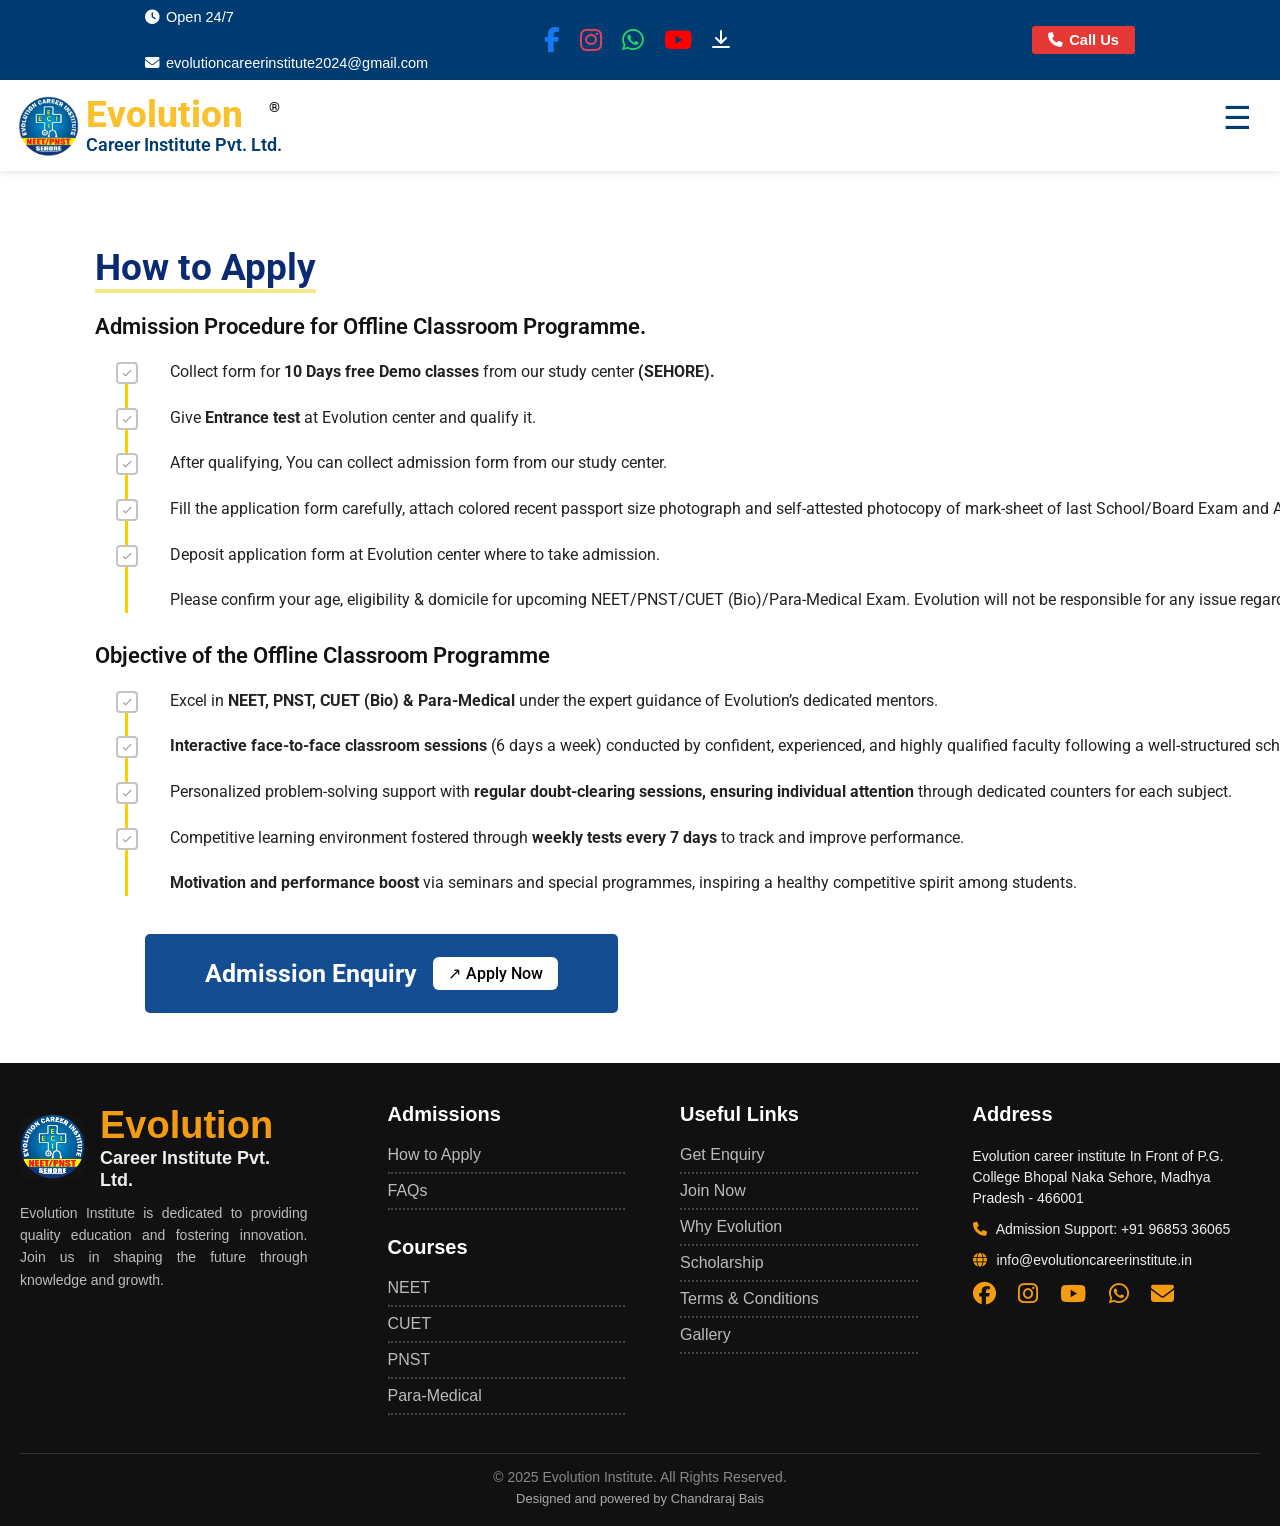
<file: Webapps/Evolution-Website/how-to-apply.html>
<!DOCTYPE html>
<html lang="en">
	
	<head>
		
		<meta charset="UTF-8" />
		<meta name="viewport" content="width=device-width, initial-scale=1.0" />
		<title>Evolution Institute - Home</title>
		<link rel="stylesheet" href="how-to-apply.css" />
		<link rel="stylesheet" href="https://cdnjs.cloudflare.com/ajax/libs/font-awesome/6.5.0/css/all.min.css" />
		
		<!-- AOS CSS -->
		<link href="https://cdn.jsdelivr.net/npm/aos@2.3.4/dist/aos.css" rel="stylesheet">

		<meta name="viewport" content="width=device-width, initial-scale=1.0" />
		<link href="https://fonts.googleapis.com/css2?family=Roboto:wght@400;500;700&display=swap" rel="stylesheet">
	
	</head>
	
<body>


<!-- Scroll to Top Button ---------------------------------------------------------------------------------------------------------------------------->
	<button id="scrollToTopBtn" title="Go to top" style="display: none;">↑</button>
	<script>
		
		document.addEventListener("DOMContentLoaded", function () 
		{
			const scrollToTopBtn = document.getElementById("scrollToTopBtn");
	
			// Show or hide the button on scroll
			window.addEventListener("scroll", function () 
			{
				if (window.scrollY > 300) 
				{
					scrollToTopBtn.style.display = "flex"; // Using flex, not block (as our CSS uses flexbox)
				} 
				else 
				{
					scrollToTopBtn.style.display = "none";
				}
			});

			// Scroll to top on button click
			scrollToTopBtn.addEventListener("click", function () 
			{
				window.scrollTo({ top: 0, behavior: "smooth" });
			});
		});
	
	</script>


<!-- Scroll to Top Button ends ----------------------------------------------------------------------------------------------------------------------->


<!-- Top Bar ----------------------------------------------------------------------------------------------------------------------------------------->
	
	<div class="top-bar">  <!--  data-aos="fade-up" --> 
		
		<!-- Left Section -->
		<div class="top-left">
			
			<span>
				<i class="fas fa-clock"></i> Open 24/7
			</span>
			
			<!-- Email block -->
			<span class="email-wrap">
			
				<!-- Desktop email text -->
				<a href="mailto:evolutioncareerinstitute2024@gmail.com" class="email-link desktop-email">
					<i class="fas fa-envelope"></i>
					evolutioncareerinstitute2024@gmail.com
				</a>
			</span>

		</div>

		<!-- Center Section -->
		<div class="top-center">			
			<a href="https://www.facebook.com/share/1BC3oGU62u/" class="icon facebook" aria-label="Facebook"><i class="fab fa-facebook-f" aria-hidden="true"></i></a>
			<a href="https://www.instagram.com/evolution_career_institute_seh?utm_source=qr&igsh=YXVoejFyNzJlMXNi" class="icon instagram"><i class="fab fa-instagram"></i></a>
			<a href="https://wa.me/919685336065" target="_blank" class="icon whatsapp" aria-label="WhatsApp"><i class="fab fa-whatsapp"></i></a>
			<a href="https://youtube.com/@evolution-career-institute?si=gm3gyYrols0Om-wX" class="icon youtube"><i class="fab fa-youtube"></i></a>
			<a href="Evolution-brochure.pdf" class="download-icon" target="_blank">
				<svg xmlns="http://www.w3.org/2000/svg" width="24" height="24" fill="white" viewBox="0 0 24 24">
					<path d="M12 16a1 1 0 0 1-.707-.293l-5-5a1 1 0 1 1 1.414-1.414L11 12.586V3a1 1 0 1 1 2 0v9.586l3.293-3.293a1 1 0 0 1 1.414 1.414l-5 5A1 1 0 0 1 12 16ZM4 20a1 1 0 1 1 0-2h16a1 1 0 1 1 0 2H4Z"/>
				</svg>
				<span class="tooltip-text">Evolution institute brochure</span>
			</a>

			<!-- Mobile/Tablet icon-only email -->
			<a href="mailto:evolutioncareerinstitute2024@gmail.com" class="icon gmail-icon-link desktop-hidden">
				<svg class="gmail-icon" xmlns="http://www.w3.org/2000/svg" width="25" height="25" viewBox="0 0 48 48">
					<path fill="#f1f1f1" d="M4 12a4 4 0 0 1 4-4h32a4 4 0 0 1 4 4v24a4 4 0 0 1-4 4H8a4 4 0 0 1-4-4z"/>
					<path fill="#d93025" d="M44 12v2.3L24 26.5 4 14.3V12a4 4 0 0 1 4-4h32a4 4 0 0 1 4 4z"/>
					<path fill="#a50e0e" d="M4 14.3l20 12.2 20-12.2v21.7a4 4 0 0 1-4 4H8a4 4 0 0 1-4-4z"/>
				</svg>
			</a>
		</div>

		<!-- Right Section -->
		<div class="top-right">
			<a href="tel:+919685336065" class="call-btn"><i class="fas fa-phone"></i> Call Us</a>
		</div>
	
	</div>

<script>
  document.addEventListener("DOMContentLoaded", function () {
    const downloadIcon = document.querySelector(".download-icon");
    const tooltip = downloadIcon.querySelector(".tooltip-text");
    const fileURL = downloadIcon.getAttribute("href");

    // For mobile/touch and desktop click
    downloadIcon.addEventListener("click", function (e) {
      // Stop instant download
      e.preventDefault();

      // Show tooltip text
      tooltip.classList.add("show");

      // After 1s → hide tooltip & auto-download file
      setTimeout(() => {
        tooltip.classList.remove("show");

        // Force file download
        const tempLink = document.createElement("a");
        tempLink.href = fileURL;
        tempLink.setAttribute("download", "");
        document.body.appendChild(tempLink);
        tempLink.click();
        document.body.removeChild(tempLink);
      }, 1000);
    });
  });
</script>

<script>
const downloadLink = document.querySelector('.download-icon');

downloadLink.addEventListener('click', function(e) {
  if (/Android|iPhone|iPad|iPod/i.test(navigator.userAgent)) {
    // Mobile: open in new tab
    e.preventDefault();
    window.open(downloadLink.href, '_blank');
  }
  // Desktop: let the download attribute work normally
});
</script>


<!-- Top Bar ends ------------------------------------------------------------------------------------------------------------------------------------>


<!-- Header ------------------------------------------------------------------------------------------------------------------------------------------>
	<header class="header-container">   <!-- data-aos="fade-up" data-aos-delay="100"  -->
	
		<div class="logo-nav-wrapper">
		
			<div class="logo">
				
				<img src="logo.jpg" alt="Evolution Logo" />			
				<div class="logo-text">
					<div class="evolution-word">
						Evolution
						<span class="trademark">®</span>
					</div>
					<div class="career-word">Career Institute Pvt. Ltd.</div>
				</div>
			
			</div>

			<!-- Hamburger Icon -->
			<button class="hamburger" id="hamburgerBtn" aria-label="Toggle Menu">☰</button>

			<!-- Desktop Nav -->
			<nav class="desktop-nav">
				<a href="index.html">Home</a>
				<a href="features.html">Features</a>
				<a href="courses.html">Courses</a>
				<a href="about.html">About Us</a>
				<a href="gallery.html">Gallery</a>
			
				<!-- Admissions Dropdown -->
				<div class="dropdown">
					<a href="#" class="dropbtn" id="admissionsDropdown">
						<span class="dropbtn-text">Admissions</span>
						<span class="arrow-down desktop-arrow"></span>
					</a>
					<div class="dropdown-content">
						<a href="how-to-apply.html">How to apply</a>
						<a href="scholarship.html">Scholarship</a>
						<a href="faq.html">FAQ's</a>
						<a href="t&c.html">Terms & Conditions</a>
					</div>
				</div>
				
				<a href="contact.html">Contact Us</a>
			
			</nav>
		
		</div>

		<!-- Mobile Sidebar Nav -->
		<div class="mobile-nav-overlay" id="mobileNav">
			
			<div class="mobile-header">

				<!-- Top row: logo/title (left) and close button (right) -->
				<div class="top-row">
  <div class="left-logo-title">
    <img src="logo.jpg" alt="Logo" />
    <div class="mobile-title">
      <div class="evolution-word">
        Evolution <span class="trademarkk">®</span>
      </div>
      <div class="career-word">Career Institute Pvt. Ltd.</div>
    </div>
  </div>
  <button class="close-btn" id="closeBtn">X</button>
</div>

				<!-- Centered social icons below -->
				<div class="center-icons">
					<a href="https://www.facebook.com/share/1BC3oGU62u/" class="icon facebook"><i class="fab fa-facebook-f"></i></a>
					<a href="https://www.instagram.com/evolution_career_institute_seh?utm_source=qr&igsh=YXVoejFyNzJlMXNi" class="icon instagram"><i class="fab fa-instagram"></i></a>
					<a href="https://youtube.com/@evolution-career-institute?si=gm3gyYrols0Om-wX" class="icon youtube"><i class="fab fa-youtube"></i></a>
					<a href="https://wa.me/919685336065" target="_blank" class="icon whatsapp" aria-label="WhatsApp"><i class="fab fa-whatsapp"></i></a>
				</div>

			</div>

			<nav class="mobile-nav">
				
				<a href="index.html">Home</a>
				<a href="features.html">Features</a>
				<a href="courses.html">Courses</a>
				<a href="about.html">About Us</a>
				<a href="gallery.html">Gallery</a>
				
				<!-------		Admissions		------->
				<div class="mobile-dropdown">	
					<button id="mobileDropdownToggle" class="mobile-dropbtn">
						Admissions <span class="arrow-down rotate-arrow">▼</span>

					</button>

					<div id="mobileDropdownMenu" class="mobile-dropdown-content">
						<a href="how-to-apply.html">How to apply</a>
						<a href="scholarship.html">Scholarship</a>
						<a href="faq.html">FAQ's</a>
						<a href="t&c.html">Terms & Conditions</a>
					</div>
				</div>
				<!-------		Admissions ends		------->
				
				<a href="contact.html">Contact Us</a>
				
				<a href="tel:+919685336065" class="apply-btn"><i class="fas fa-phone"></i> Call Us</a>
				
				<div class="contact-info">
					<h2> Contact Info </h2><br>
					<p>
						<strong>“BHOPAL NAKA”</strong>, in front of P.G College Bhopal road, Sehore, Madhya Pradesh
					</p>
					<p class="phone-row">
						📞 <a href="tel:9685336065&nbsp;" class="phone-link">96853 36065</a>, 
						📞 <a href="tel:9131386065" class="phone-link">91313 86065</a>
						<br>
						<br>
					</p>
				</div>

			</nav>

		</div>
	
	</header>

	<!-- JavaScript to toggle the hamburger menu -->
	<script>
	
		// Grab elements
		const hamburgerBtn = document.getElementById("hamburgerBtn");
		const mobileNav = document.getElementById("mobileNav");
		const closeBtn = document.getElementById("closeBtn");

		// Track menu state
		let isMenuOpen = false;

		// Toggle mobile menu when hamburger is clicked
		hamburgerBtn.addEventListener("click", () => 
		{
			isMenuOpen = !isMenuOpen;
			mobileNav.classList.toggle("show", isMenuOpen);
			document.body.classList.toggle("menu-open", isMenuOpen);
		});

		// Close mobile menu on close (X) button
		closeBtn.addEventListener("click", () => 
		{
			isMenuOpen = false;
			mobileNav.classList.remove("show");
			document.body.classList.remove("menu-open");
		});

		// Close mobile menu when a link is clicked
		const mobileLinks = document.querySelectorAll(".mobile-nav a");
		mobileLinks.forEach(link => 
		{
			link.addEventListener("click", () => 
			{
				isMenuOpen = false;
				mobileNav.classList.remove("show");
				document.body.classList.remove("menu-open");
			});
		});

		// Highlight current page in both navs
		const currentPage = location.pathname.split("/").pop();

		document.querySelectorAll(".desktop-nav a").forEach(link => 
		{
			if (link.getAttribute("href") === currentPage) 
			{
				link.classList.add("active");
			}
		});

		document.querySelectorAll(".mobile-nav a").forEach(link => 
		{
			if (link.getAttribute("href") === currentPage) 
			{
				link.classList.add("active");
			}
		});
	

		// Mobile dropdown toggle  
		document.addEventListener("DOMContentLoaded", () => 
		{
			// for Admissions
			const mobileToggle = document.getElementById("mobileDropdownToggle");
			const mobileMenu = document.getElementById("mobileDropdownMenu");
			const arrowSpan = mobileToggle.querySelector(".arrow-down");

			if (mobileMenu) 
			{
				mobileMenu.classList.remove("open");
			}

			if (mobileToggle && mobileMenu) 
			{
				mobileToggle.addEventListener("click", (e) => 
				{
					e.preventDefault();
					e.stopImmediatePropagation();

					// Toggle submenu
					mobileMenu.classList.toggle("open");

					// Toggle arrow direction
					if (mobileMenu.classList.contains("open")) 
					{
						arrowSpan.textContent = "►"; // Right arrow
					} 
					else 
					{
						arrowSpan.textContent = "▼"; // Down arrow
					}
				});
			}
	
			// for Courses
			const coursesToggle = document.getElementById("coursesDropdownToggle");
			const coursesMenu = document.getElementById("coursesDropdownMenu");
			const coursesArrow = coursesToggle.querySelector(".arrow-down");

			if (coursesMenu) 
			{
			  coursesMenu.classList.remove("open");
			}

			if (coursesToggle && coursesMenu) 
			{
				coursesToggle.addEventListener("click", (e) => 
				{
					e.preventDefault();
					e.stopImmediatePropagation();

					coursesMenu.classList.toggle("open");

					if (coursesMenu.classList.contains("open")) 
					{
						coursesArrow.textContent = "►"; // Right arrow
					} 
					else
					{
						coursesArrow.textContent = "▼"; // Down arrow
					}
				});
			}
		});

	</script>


<!-- Header ends ------------------------------------------------------------------------------------------------------------------------------------->


<!-- Admission Process Section ----------------------------------------------------------------------------------------------------------------------->

	<section class="apply-section" data-aos="fade-up">
		
		<h2 class="main-title">How to Apply</h2>
		<div class="title-underline"></div>
		
		<div class="content-wrapper" data-aos="fade-up">
			
			<div class="text-block" data-aos="fade-up" >
				<h3 class="subheading" data-aos="fade-up" >Admission Procedure for Offline Classroom Programme.</h3>
				<ul class="steps" data-aos="fade-up" >
					<li data-aos="fade-up" >Collect form for <strong>10 Days free Demo classes</strong> from our study center <strong>(SEHORE).</strong></li>
					<li data-aos="fade-up" >Give <strong>Entrance test</strong> at Evolution center and qualify it.</li>
					<li data-aos="fade-up" >After qualifying, You can collect admission form from our study center.</li>
					<li data-aos="fade-up" >Fill the application form carefully, attach colored recent passport size photograph and self-attested photocopy of mark-sheet of last School/Board Exam and Aadhar Card.</li>
					<li data-aos="fade-up" >Deposit application form at Evolution center where to take admission.</li>
					<li data-aos="fade-up" >Please confirm your age, eligibility & domicile for upcoming NEET/PNST/CUET (Bio)/Para-Medical  Exam. Evolution will not be responsible for any issue regarding age, eligibility & domicile.</li>
				</ul>
			</div>
		
		</div>		
		
		<br>
		<div class="content-wrapper" data-aos="fade-up">
			
			<div class="text-block" data-aos="fade-up" >
				<h3 class="subheading" data-aos="fade-up" >Objective of the Offline Classroom Programme </h3>
				<ul class="steps"data-aos="fade-up" >
					<li data-aos="fade-up" >Excel in <strong>NEET, PNST, CUET (Bio) & Para-Medical</strong> under the expert guidance of Evolution’s dedicated mentors.</li>
					<li data-aos="fade-up" ><strong>Interactive face-to-face classroom sessions </strong>(6 days a week) conducted by confident, experienced, and highly qualified faculty following a well-structured schedule.</li>
					<li data-aos="fade-up" >Personalized problem-solving support with <strong>regular doubt-clearing sessions, ensuring individual attention </strong>through dedicated counters for each subject.</li>
					<li data-aos="fade-up" >Competitive learning environment fostered through <strong>weekly tests every 7 days </strong>to track and improve performance.</li>
					<li data-aos="fade-up" ><strong>Motivation and performance boost</strong> via seminars and special programmes, inspiring a healthy competitive spirit among students.</li>
				</ul>
			</div>
		
		</div>
		
		<br>	<br>
		<a href="admission-enquiry.html" class="enquiry-btn" data-aos="fade-up" >
			<span class="enquiry-text" data-aos="fade-up" >Admission Enquiry</span>
			<span class="apply-box" data-aos="fade-up" >
				<span class="apply-icon" data-aos="fade-up" >↗</span> Apply Now
			</span>
		</a>

	</section>

<!-- Admission Process Section ends ------------------------------------------------------------------------------------------------------------------>


<!-- Footer Section ---------------------------------------------------------------------------------------------------------------------------------->
	<footer class="footer" data-aos="fade-up">
		
		<div class="footer-container">

			<!-- Left: Logo + Name -->
			<div class="footer-col footer-left">
				<div class="footer-brand" data-aos="fade-up">
					
					<img src="logo-footer.png" alt="Institute Logo" class="footer-logo" data-aos="fade-up"/>
					<h2>
						<span class="brand-main" data-aos="fade-up">Evolution</span>
						<span class="brand-sub" data-aos="fade-up">Career Institute Pvt. Ltd.</span>
					</h2>
				
				</div>
				<p data-aos="fade-up">
					Evolution Institute is dedicated to providing quality education and fostering innovation.
					Join us in shaping the future through knowledge and growth.
				</p>
			</div>

			<!-- Admissions -->
			<div class="footer-col" data-aos="fade-up">
				<h3 data-aos="fade-up">Admissions</h3>
					
				<ul data-aos="fade-up">
					<li data-aos="fade-up"><a href="how-to-apply.html">How to Apply</a></li>
					<li data-aos="fade-up"><a href="faq.html">FAQs</a></li>
				</ul>
				<br>
			
				<h3 data-aos="fade-up">Courses</h3>
				
				<ul>
					<li data-aos="fade-up"><a href="courses.html">NEET</a></li>
					<li data-aos="fade-up"><a href="courses.html">CUET</a></li>
					<li data-aos="fade-up"><a href="courses.html">PNST</a></li>
					<li data-aos="fade-up"><a href="courses.html">Para-Medical</a></li>
				</ul>
			</div>
	
			<!-- Useful Links -->
			<div class="footer-col" data-aos="fade-up">
			
				<h3 data-aos="fade-up">Useful Links</h3>
				<ul data-aos="fade-up">
					<li data-aos="fade-up"><a href="tel:+919685336065">Get Enquiry</a></li>
					<li data-aos="fade-up"><a href="admission-enquiry.html">Join Now</a></li>
					<li data-aos="fade-up"><a href="features.html">Why Evolution</a></li>
					<li data-aos="fade-up"><a href="scholarship.html">Scholarship</a></li>
					<li data-aos="fade-up"><a href="t&c.html">Terms & Conditions</a></li>
					<li data-aos="fade-up"><a href="gallery.html">Gallery</a></li>
				</ul>
			
			</div>

			<!-- Address / Contact -->
			<div class="footer-col footer-right" data-aos="fade-up">
				
				<h3 data-aos="fade-up">Address</h3>
				<p data-aos="fade-up">
					<a href="https://www.google.com/maps?q=Evolution+career+institute+sehore+In+Front+of+P.G.+College+Bhopal+Naka,+Sehore,+Madhya+Pradesh+466001" target="_blank" style="color: inherit; text-decoration: none;">
						Evolution career institute In Front of P.G. College Bhopal Naka
						Sehore, Madhya Pradesh - 466001
					</a>
				</p>

				<p>
					<i class="fas fa-phone" data-aos="fade-up"></i>
					<a href="tel:+919685336065" style="color: inherit; text-decoration: none;">
						Admission Support: +91 96853 36065
					</a>
				</p>

				<p>
					<i class="fas fa-globe" data-aos="fade-up"></i>
					<a href="https://evolutioncareerinstitute.in" target="_blank" style="color: inherit; text-decoration: none;">
						info@evolutioncareerinstitute.in
					</a>
				</p>

				<div class="footer-socials" data-aos="fade-up">
					<a href="https://www.facebook.com/share/1BC3oGU62u/" target="_blank"><i class="fab fa-facebook"></i></a>
					<a href="https://www.instagram.com/evolution_career_institute_seh?utm_source=qr&igsh=YXVoejFyNzJlMXNi" target="_blank"><i class="fab fa-instagram"></i></a>
					<a href="https://youtube.com/@evolution-career-institute?si=gm3gyYrols0Om-wX" target="_blank"><i class="fab fa-youtube"></i></a>
					<a href="https://wa.me/919685336065" target="_blank"><i class="fab fa-whatsapp"></i></a>
					<a href="mailto:evolutioncareerinstitute2024@gmail.com"><i class="fas fa-envelope"></i></a>
				</div>

			</div>

		</div>

		<!-- Bottom -->
		<div class="footer-bottom" data-aos="fade-up">
			<p data-aos="fade-up">&copy; 2025 Evolution Institute. All Rights Reserved.</p>
			<p class="designed-by" data-aos="fade-up">Designed and powered by Chandraraj Bais</p>
		</div>

	</footer>


<!-- Footer Section ends ----------------------------------------------------------------------------------------------------------------------------->


<!-- Animation Section js part  ---------------------------------------------------------------------------------------------------------------------->

<!-- Initialize AOS -->
 
<script src="https://cdn.jsdelivr.net/npm/aos@2.3.4/dist/aos.js"></script>
 <script>
    AOS.init({
      offset: 120, // trigger animation after scrolling this far (px)
      duration: 600, // default animation duration
      easing: 'ease-in-out', // easing function
      once: true, // ensure animation triggers only once per element
      mirror: false, // repeat animation on scroll up
      //disable: 'mobile', // optional: disables animations on mobile if performance is of concern
    });
  </script>


<!-- Animation Section js part ends ------------------------------------------------------------------------------------------------------------------>




</body>
</html>
</file>
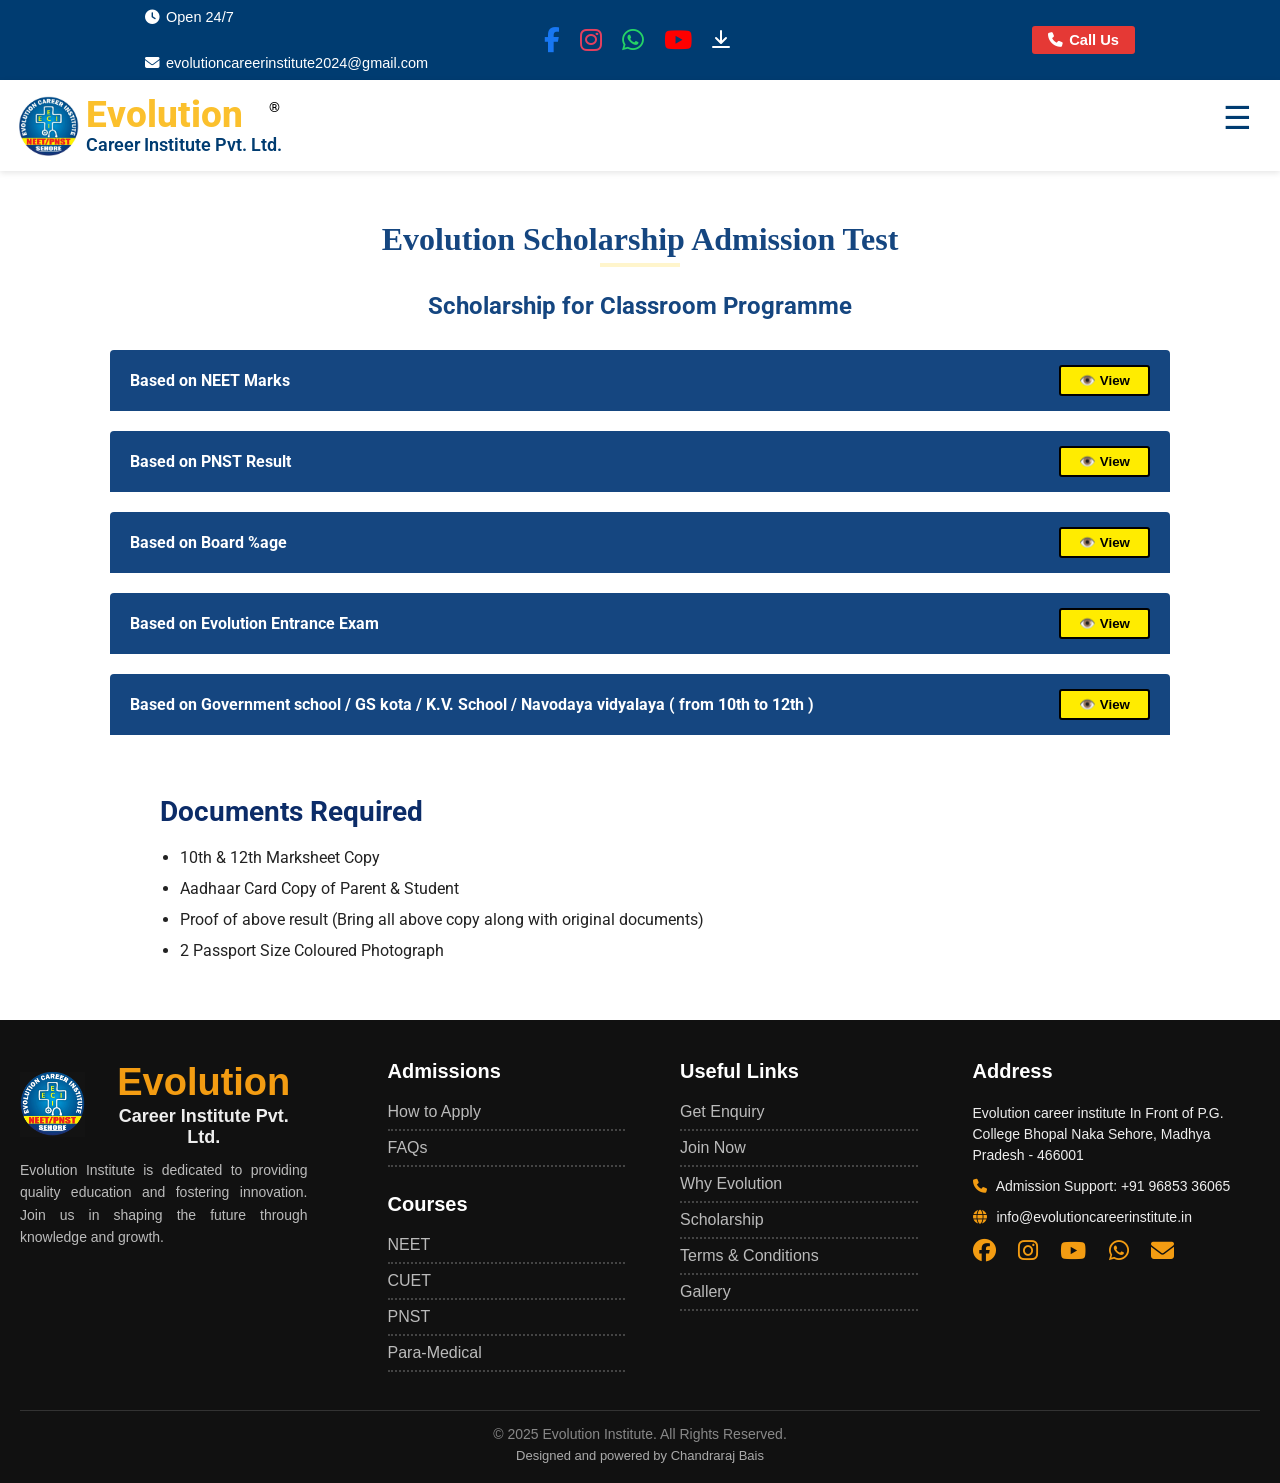
<file: Webapps/Evolution-Website/scholarship.html>
<!DOCTYPE html>
<html lang="en">
	
	<head>
		
		<meta charset="UTF-8" />
		<meta name="viewport" content="width=device-width, initial-scale=1.0" />
		<title>Evolution Institute - Home</title>
		<link rel="stylesheet" href="scholarship.css" />
		<link rel="stylesheet" href="https://cdnjs.cloudflare.com/ajax/libs/font-awesome/6.5.0/css/all.min.css" />
		<meta name="viewport" content="width=device-width, initial-scale=1.0" />
		<link href="https://fonts.googleapis.com/css2?family=Roboto:wght@400;500;700&display=swap" rel="stylesheet">

		<!-- AOS CSS -->
		<link href="https://cdn.jsdelivr.net/npm/aos@2.3.4/dist/aos.css" rel="stylesheet">

	</head>
	
<body>


<!-- Scroll to Top Button ---------------------------------------------------------------------------------------------------------------------------->
	<button id="scrollToTopBtn" title="Go to top" style="display: none;">↑</button>
	<script>
		
		document.addEventListener("DOMContentLoaded", function () 
		{
			const scrollToTopBtn = document.getElementById("scrollToTopBtn");
	
			// Show or hide the button on scroll
			window.addEventListener("scroll", function () 
			{
				if (window.scrollY > 300) 
				{
					scrollToTopBtn.style.display = "flex"; // Using flex, not block (as our CSS uses flexbox)
				} 
				else 
				{
					scrollToTopBtn.style.display = "none";
				}
			});

			// Scroll to top on button click
			scrollToTopBtn.addEventListener("click", function () 
			{
				window.scrollTo({ top: 0, behavior: "smooth" });
			});
		});
	
	</script>


<!-- Scroll to Top Button ends ----------------------------------------------------------------------------------------------------------------------->


<!-- Top Bar ----------------------------------------------------------------------------------------------------------------------------------------->
	
	<div class="top-bar">  <!--  data-aos="fade-up" --> 
		
		<!-- Left Section -->
		<div class="top-left">
			
			<span>
				<i class="fas fa-clock"></i> Open 24/7
			</span>
			
			<!-- Email block -->
			<span class="email-wrap">
			
				<!-- Desktop email text -->
				<a href="mailto:evolutioncareerinstitute2024@gmail.com" class="email-link desktop-email">
					<i class="fas fa-envelope"></i>
					evolutioncareerinstitute2024@gmail.com
				</a>
			</span>

		</div>

		<!-- Center Section -->
		<div class="top-center">			
			<a href="https://www.facebook.com/share/1BC3oGU62u/" class="icon facebook" aria-label="Facebook"><i class="fab fa-facebook-f" aria-hidden="true"></i></a>
			<a href="https://www.instagram.com/evolution_career_institute_seh?utm_source=qr&igsh=YXVoejFyNzJlMXNi" class="icon instagram"><i class="fab fa-instagram"></i></a>
			<a href="https://wa.me/919685336065" target="_blank" class="icon whatsapp" aria-label="WhatsApp"><i class="fab fa-whatsapp"></i></a>
			<a href="https://youtube.com/@evolution-career-institute?si=gm3gyYrols0Om-wX" class="icon youtube"><i class="fab fa-youtube"></i></a>
			<a href="Evolution-brochure.pdf" class="download-icon" target="_blank">
				<svg xmlns="http://www.w3.org/2000/svg" width="24" height="24" fill="white" viewBox="0 0 24 24">
					<path d="M12 16a1 1 0 0 1-.707-.293l-5-5a1 1 0 1 1 1.414-1.414L11 12.586V3a1 1 0 1 1 2 0v9.586l3.293-3.293a1 1 0 0 1 1.414 1.414l-5 5A1 1 0 0 1 12 16ZM4 20a1 1 0 1 1 0-2h16a1 1 0 1 1 0 2H4Z"/>
				</svg>
				<span class="tooltip-text">Evolution institute brochure</span>
			</a>

			<!-- Mobile/Tablet icon-only email -->
			<a href="mailto:evolutioncareerinstitute2024@gmail.com" class="icon gmail-icon-link desktop-hidden">
				<svg class="gmail-icon" xmlns="http://www.w3.org/2000/svg" width="25" height="25" viewBox="0 0 48 48">
					<path fill="#f1f1f1" d="M4 12a4 4 0 0 1 4-4h32a4 4 0 0 1 4 4v24a4 4 0 0 1-4 4H8a4 4 0 0 1-4-4z"/>
					<path fill="#d93025" d="M44 12v2.3L24 26.5 4 14.3V12a4 4 0 0 1 4-4h32a4 4 0 0 1 4 4z"/>
					<path fill="#a50e0e" d="M4 14.3l20 12.2 20-12.2v21.7a4 4 0 0 1-4 4H8a4 4 0 0 1-4-4z"/>
				</svg>
			</a>
		</div>

		<!-- Right Section -->
		<div class="top-right">
			<a href="tel:+919685336065" class="call-btn"><i class="fas fa-phone"></i> Call Us</a>
		</div>
	
	</div>

<script>
  document.addEventListener("DOMContentLoaded", function () {
    const downloadIcon = document.querySelector(".download-icon");
    const tooltip = downloadIcon.querySelector(".tooltip-text");
    const fileURL = downloadIcon.getAttribute("href");

    // For mobile/touch and desktop click
    downloadIcon.addEventListener("click", function (e) {
      // Stop instant download
      e.preventDefault();

      // Show tooltip text
      tooltip.classList.add("show");

      // After 1s → hide tooltip & auto-download file
      setTimeout(() => {
        tooltip.classList.remove("show");

        // Force file download
        const tempLink = document.createElement("a");
        tempLink.href = fileURL;
        tempLink.setAttribute("download", "");
        document.body.appendChild(tempLink);
        tempLink.click();
        document.body.removeChild(tempLink);
      }, 1000);
    });
  });
</script>

<script>
const downloadLink = document.querySelector('.download-icon');

downloadLink.addEventListener('click', function(e) {
  if (/Android|iPhone|iPad|iPod/i.test(navigator.userAgent)) {
    // Mobile: open in new tab
    e.preventDefault();
    window.open(downloadLink.href, '_blank');
  }
  // Desktop: let the download attribute work normally
});
</script>


<!-- Top Bar ends ------------------------------------------------------------------------------------------------------------------------------------>


<!-- Header ------------------------------------------------------------------------------------------------------------------------------------------>
	<header class="header-container">   <!-- data-aos="fade-up" data-aos-delay="100"  -->
	
		<div class="logo-nav-wrapper">
		
			<div class="logo">
				
				<img src="logo.jpg" alt="Evolution Logo" />			
				<div class="logo-text">
					<div class="evolution-word">
						Evolution
						<span class="trademark">®</span>
					</div>
					<div class="career-word">Career Institute Pvt. Ltd.</div>
				</div>
			
			</div>

			<!-- Hamburger Icon -->
			<button class="hamburger" id="hamburgerBtn" aria-label="Toggle Menu">☰</button>

			<!-- Desktop Nav -->
			<nav class="desktop-nav">
				<a href="index.html">Home</a>
				<a href="features.html">Features</a>
				<a href="courses.html">Courses</a>
				<a href="about.html">About Us</a>
				<a href="gallery.html">Gallery</a>
			
				<!-- Admissions Dropdown -->
				<div class="dropdown">
					<a href="#" class="dropbtn" id="admissionsDropdown">
						<span class="dropbtn-text">Admissions</span>
						<span class="arrow-down desktop-arrow"></span>
					</a>
					<div class="dropdown-content">
						<a href="how-to-apply.html">How to apply</a>
						<a href="scholarship.html">Scholarship</a>
						<a href="faq.html">FAQ's</a>
						<a href="t&c.html">Terms & Conditions</a>
					</div>
				</div>
				
				<a href="contact.html">Contact Us</a>
			
			</nav>
		
		</div>

		<!-- Mobile Sidebar Nav -->
		<div class="mobile-nav-overlay" id="mobileNav">
			
			<div class="mobile-header">

				<!-- Top row: logo/title (left) and close button (right) -->
				<div class="top-row">
  <div class="left-logo-title">
    <img src="logo.jpg" alt="Logo" />
    <div class="mobile-title">
      <div class="evolution-word">
        Evolution <span class="trademarkk">®</span>
      </div>
      <div class="career-word">Career Institute Pvt. Ltd.</div>
    </div>
  </div>
  <button class="close-btn" id="closeBtn">X</button>
</div>

				<!-- Centered social icons below -->
				<div class="center-icons">
					<a href="https://www.facebook.com/share/1BC3oGU62u/" class="icon facebook"><i class="fab fa-facebook-f"></i></a>
					<a href="https://www.instagram.com/evolution_career_institute_seh?utm_source=qr&igsh=YXVoejFyNzJlMXNi" class="icon instagram"><i class="fab fa-instagram"></i></a>
					<a href="https://youtube.com/@evolution-career-institute?si=gm3gyYrols0Om-wX" class="icon youtube"><i class="fab fa-youtube"></i></a>
					<a href="https://wa.me/919685336065" target="_blank" class="icon whatsapp" aria-label="WhatsApp"><i class="fab fa-whatsapp"></i></a>
				</div>

			</div>

			<nav class="mobile-nav">
				
				<a href="index.html">Home</a>
				<a href="features.html">Features</a>
				<a href="courses.html">Courses</a>
				<a href="about.html">About Us</a>
				<a href="gallery.html">Gallery</a>
				
				<!-------		Admissions		------->
				<div class="mobile-dropdown">	
					<button id="mobileDropdownToggle" class="mobile-dropbtn">
						Admissions <span class="arrow-down rotate-arrow">▼</span>

					</button>

					<div id="mobileDropdownMenu" class="mobile-dropdown-content">
						<a href="how-to-apply.html">How to apply</a>
						<a href="scholarship.html">Scholarship</a>
						<a href="faq.html">FAQ's</a>
						<a href="t&c.html">Terms & Conditions</a>
					</div>
				</div>
				<!-------		Admissions ends		------->
				
				<a href="contact.html">Contact Us</a>
				
				<a href="tel:+919685336065" class="apply-btn"><i class="fas fa-phone"></i> Call Us</a>
				
				<div class="contact-info">
					<h2> Contact Info </h2><br>
					<p>
						<strong>“BHOPAL NAKA”</strong>, in front of P.G College Bhopal road, Sehore, Madhya Pradesh
					</p>
					<p class="phone-row">
						📞 <a href="tel:9685336065&nbsp;" class="phone-link">96853 36065</a>, 
						📞 <a href="tel:9131386065" class="phone-link">91313 86065</a>
						<br>
						<br>
					</p>
				</div>

			</nav>

		</div>
	
	</header>

	<!-- JavaScript to toggle the hamburger menu -->
	<script>
	
		// Grab elements
		const hamburgerBtn = document.getElementById("hamburgerBtn");
		const mobileNav = document.getElementById("mobileNav");
		const closeBtn = document.getElementById("closeBtn");

		// Track menu state
		let isMenuOpen = false;

		// Toggle mobile menu when hamburger is clicked
		hamburgerBtn.addEventListener("click", () => 
		{
			isMenuOpen = !isMenuOpen;
			mobileNav.classList.toggle("show", isMenuOpen);
			document.body.classList.toggle("menu-open", isMenuOpen);
		});

		// Close mobile menu on close (X) button
		closeBtn.addEventListener("click", () => 
		{
			isMenuOpen = false;
			mobileNav.classList.remove("show");
			document.body.classList.remove("menu-open");
		});

		// Close mobile menu when a link is clicked
		const mobileLinks = document.querySelectorAll(".mobile-nav a");
		mobileLinks.forEach(link => 
		{
			link.addEventListener("click", () => 
			{
				isMenuOpen = false;
				mobileNav.classList.remove("show");
				document.body.classList.remove("menu-open");
			});
		});

		// Highlight current page in both navs
		const currentPage = location.pathname.split("/").pop();

		document.querySelectorAll(".desktop-nav a").forEach(link => 
		{
			if (link.getAttribute("href") === currentPage) 
			{
				link.classList.add("active");
			}
		});

		document.querySelectorAll(".mobile-nav a").forEach(link => 
		{
			if (link.getAttribute("href") === currentPage) 
			{
				link.classList.add("active");
			}
		});
	

		// Mobile dropdown toggle  
		document.addEventListener("DOMContentLoaded", () => 
		{
			// for Admissions
			const mobileToggle = document.getElementById("mobileDropdownToggle");
			const mobileMenu = document.getElementById("mobileDropdownMenu");
			const arrowSpan = mobileToggle.querySelector(".arrow-down");

			if (mobileMenu) 
			{
				mobileMenu.classList.remove("open");
			}

			if (mobileToggle && mobileMenu) 
			{
				mobileToggle.addEventListener("click", (e) => 
				{
					e.preventDefault();
					e.stopImmediatePropagation();

					// Toggle submenu
					mobileMenu.classList.toggle("open");

					// Toggle arrow direction
					if (mobileMenu.classList.contains("open")) 
					{
						arrowSpan.textContent = "►"; // Right arrow
					} 
					else 
					{
						arrowSpan.textContent = "▼"; // Down arrow
					}
				});
			}
	
			// for Courses
			const coursesToggle = document.getElementById("coursesDropdownToggle");
			const coursesMenu = document.getElementById("coursesDropdownMenu");
			const coursesArrow = coursesToggle.querySelector(".arrow-down");

			if (coursesMenu) 
			{
			  coursesMenu.classList.remove("open");
			}

			if (coursesToggle && coursesMenu) 
			{
				coursesToggle.addEventListener("click", (e) => 
				{
					e.preventDefault();
					e.stopImmediatePropagation();

					coursesMenu.classList.toggle("open");

					if (coursesMenu.classList.contains("open")) 
					{
						coursesArrow.textContent = "►"; // Right arrow
					} 
					else
					{
						coursesArrow.textContent = "▼"; // Down arrow
					}
				});
			}
		});

	</script>


<!-- Header ends ------------------------------------------------------------------------------------------------------------------------------------->


<!-- Discount Section -------------------------------------------------------------------------------------------------------------------------------->

	<div class="container animate-on-scroll">
		
		<h1 data-aos="fade-up">Evolution Scholarship Admission Test</h1>
		<div class="underline" data-aos="fade-up"></div>
		<h2 data-aos="fade-up">Scholarship for Classroom Programme  <span></span></h2>

		<!-- Block 1 -->
		<div class="block" data-aos="fade-up">
			<div class="block-label" data-aos="fade-up">Based on NEET Marks</div>
			<button class="view-btn" data-aos="fade-up">👁️ View</button>
		</div>
		
		<div class="details" data-aos="fade-up">
			
			<table>
			
				<thead>
					<tr>
						<th>Marks<br><span>In NEET Exam</span></th>
						<th>scholarship<br><span>GEN | EWS | MBC</span></th>
						<th>scholarship<br><span>OBC</span></th>
						<th>scholarship<br><span>ST/SC</span></th>
					</tr>
				</thead>
					
				<tbody>
					<tr><td>> 575 </td><td> 95% </td><td> NIL </td><td>NIL</td></tr>
					<tr><td>> 525 </td><td> 85% </td><td> 90% </td><td> 95%</td></tr>
					<tr><td>> 475 </td><td> 80% </td><td> 85% </td><td> 90%</td></tr>	
					<tr><td>> 400 </td><td> 75% </td><td> 80% </td><td> 85%</td></tr>	
					<tr><td>> 350 </td><td> 60% </td><td> 70% </td><td> 80%</td></tr>	
					<tr><td>> 300 </td><td> 55% </td><td> 65% </td><td> 75% </td></tr>	
					<tr><td>> 275 </td><td> 45% </td><td> 55% </td><td> 70%</td></tr>	
					<tr><td>> 250 </td><td> 33% </td><td> 45% </td><td> 65%</td></tr>	
					<tr><td>> 225 </td><td> 27% </td><td> 33% </td><td> 55%</td></tr>	
					<tr><td>> 200 </td><td> 22% </td><td> 27% </td><td> 45%</td></tr>	
				</tbody>
			</table>
				
		</div>
		
		<!-- Block 2 -->
		<div class="block" data-aos="fade-up">
			<div class="block-label" data-aos="fade-up">Based on PNST Result</div>
			<button class="view-btn" data-aos="fade-up">👁️ View</button>
		</div>
		
		<div class="details" data-aos="fade-up">
		
			<table>
			
				<thead>
					<tr>
						<th>Marks<br><span>In PNST Exam</span></th>
						<th>scholarship<br><span>GEN | EWS | MBC</span></th>
						<th>scholarship<br><span>OBC</span></th>
						<th>scholarship<br><span>ST/SC</span></th>
					</tr>
				</thead>
					
				<tbody>
					<tr><td>> 85 </td><td> 95% </td><td> NIL </td><td>NIL</td></tr>
					<tr><td>> 80 </td><td> 85% </td><td> 90% </td><td> 95%</td></tr>
					<tr><td>> 75 </td><td> 80% </td><td> 85% </td><td> 90%</td></tr>	
					<tr><td>> 70 </td><td> 75% </td><td> 80% </td><td> 85%</td></tr>	
					<tr><td>> 65 </td><td> 60% </td><td> 70% </td><td> 80%</td></tr>	
					<tr><td>> 60 </td><td> 55% </td><td> 65% </td><td> 75% </td></tr>	
					<tr><td>> 55 </td><td> 45% </td><td> 55% </td><td> 70%</td></tr>	
					<tr><td>> 50 </td><td> 45% </td><td> 55% </td><td> 70%</td></tr>	
					<tr><td>> 45 </td><td> 33% </td><td> 45% </td><td> 65%</td></tr>	
				</tbody>
			</table>
		</div>

		<!-- Block 3 -->
		<div class="block" data-aos="fade-up">
			<div class="block-label" data-aos="fade-up">Based on Board %age</div>
			<button class="view-btn" data-aos="fade-up">👁️ View</button>
		</div>
    
		<div class="details" data-aos="fade-up">
			
			<table>
			
				<thead>
					<tr>
						<th>Percentage<br><span>In 10th</span></th>
						<th>scholarship<br><span>GEN | EWS | MBC</span></th>
						<th>scholarship<br><span>OBC</span></th>
						<th>scholarship<br><span>ST/SC</span></th>
					</tr>
				</thead>
					
				<tbody>
					<tr><td>> 95% </td><td> 55% </td><td> 58% </td><td> 60%</td></tr>
					<tr><td>> 90% </td><td> 50% </td><td> 52% </td><td> 55%</td></tr>
					<tr><td>> 85%</td><td>  40% </td><td> 45% </td><td> 50%</td></tr>	
					<tr><td>> 80% </td><td> 35% </td><td> 40% </td><td> 45%</td></tr>	
					<tr><td>> 75% </td><td> 30% </td><td> 35% </td><td> 40%</td></tr>	
					<tr><td>> 70% </td><td> 25% </td><td> 30% </td><td> 35% </td></tr>	
					<tr><td>> 65% </td><td> 20% </td><td> 25% </td><td> 30% </td></tr>	
				</tbody>
			</table>
			<br>
			<br>
			<table>
			
				<thead>
					<tr>
						<th>Percentage<br><span>In 12th</span></th>
						<th>scholarship<br><span>GEN | EWS | MBC</span></th>
						<th>scholarship<br><span>OBC</span></th>
						<th>scholarship<br><span>ST/SC</span></th>
					</tr>
				</thead>
					
				<tbody>
					<tr><td>> 95% </td><td> 58% </td><td> 62% </td><td> 65%</td></tr>
					<tr><td>> 90% </td><td> 50% </td><td> 55% </td><td> 60%</td></tr>
					<tr><td>> 85%</td><td>  45% </td><td> 50% </td><td> 55%</td></tr>	
					<tr><td>> 80% </td><td> 40% </td><td> 45% </td><td> 50%</td></tr>	
					<tr><td>> 75% </td><td> 35% </td><td> 40% </td><td> 45%</td></tr>	
					<tr><td>> 70% </td><td> 30% </td><td> 35% </td><td> 40% </td></tr>	
					<tr><td>> 65% </td><td> 25% </td><td> 30% </td><td> 35% </td></tr>	
				</tbody>
			</table>
		</div>

		<!-- Block 4 -->
		<div class="block" data-aos="fade-up">
			<div class="block-label" data-aos="fade-up">Based on Evolution Entrance Exam</div>
			<button class="view-btn" data-aos="fade-up">👁️ View</button>
		</div>
			
		<div class="details" data-aos="fade-up">
			
			<table>
			
				<thead>
					<tr>
						<th>Percentage<br><span>In 12th</span></th>
						<th>scholarship<br><span>GEN | EWS | MBC</span></th>
						<th>scholarship<br><span>OBC</span></th>
						<th>scholarship<br><span>ST/SC</span></th>
					</tr>
				</thead>
					
				<tbody>
					<tr><td>> 95% </td><td> 58% </td><td> 62% </td><td> 65%</td></tr>
					<tr><td>> 90% </td><td> 50% </td><td> 55% </td><td> 60%</td></tr>
					<tr><td>> 85%</td><td>  45% </td><td> 50% </td><td> 55%</td></tr>	
					<tr><td>> 80% </td><td> 40% </td><td> 45% </td><td> 50%</td></tr>	
					<tr><td>> 75% </td><td> 35% </td><td> 40% </td><td> 45%</td></tr>	
					<tr><td>> 70% </td><td> 30% </td><td> 35% </td><td> 40% </td></tr>	
					<tr><td>> 65% </td><td> 25% </td><td> 30% </td><td> 35% </td></tr>	
				</tbody>
			</table>
		</div>
		
		<!-- Block 5 -->
		<div class="block" data-aos="fade-up">
			<div class="block-label" data-aos="fade-up">Based on Government school / GS kota / K.V. School / Navodaya vidyalaya ( from 10th to 12th )</div>
			<button class="view-btn" data-aos="fade-up">👁️ View</button>
		</div>
			
		<div class="details" data-aos="fade-up">
			
			<table>
			
				<thead>
					<tr>
						<th>scholarship<br><span>GEN | EWS | MBC</span></th>
						<th>scholarship<br><span>OBC</span></th>
						<th>scholarship<br><span>ST/SC</span></th>
					</tr>
				</thead>
					
				<tbody>
					<tr><td> 30% </td><td> 40% </td><td> 45%</td></tr>
				</tbody>
			</table>
		</div>
		
	</div>

	<script>
	
		// Toggle show/hide of details
		document.querySelectorAll('.block').forEach(block => 
		{
			const btn = block.querySelector('.view-btn');
			const details = block.nextElementSibling;

			btn.addEventListener('click', () => 
			{
				const isOpen = details.classList.contains('show');
				// Close all open details first
				
				document.querySelectorAll('.details.show').forEach(openDetails => 
				{
					openDetails.classList.remove('show');
					openDetails.previousElementSibling.querySelector('.view-btn').textContent = '👁️ View';
				});

				if (!isOpen) 
				{
					details.classList.add('show');
					btn.textContent = '👁️ Hide';
					// Smooth scroll to block
					block.scrollIntoView({ behavior: 'smooth', block: 'nearest' });
				}
			});
		});

		// Scroll animation: from bottom to top on container

		function animateOnScroll() 
		{
			const container = document.querySelector('.container.animate-on-scroll');
			const rect = container.getBoundingClientRect();
			const windowHeight = window.innerHeight || document.documentElement.clientHeight;

			if (rect.top <= windowHeight - 100) 
			{
				container.classList.add('visible');
				window.removeEventListener('scroll', animateOnScroll);
			}
		}

		// Run on scroll and on load
		window.addEventListener('scroll', animateOnScroll);
		window.addEventListener('load', animateOnScroll);

  </script>


<!-- Discount Section ends --------------------------------------------------------------------------------------------------------------------------->


<!-- Document Section -------------------------------------------------------------------------------------------------------------------------------->

	<section class="documents-section animate-on-scroll" data-aos="fade-up">
		
		<h2>Documents Required</h2>
		<ul>
			<li data-aos="fade-up">10th &amp; 12th Marksheet Copy</li>
			<li data-aos="fade-up">Aadhaar Card Copy of Parent &amp; Student</li>
			<li data-aos="fade-up">Proof of above result (Bring all above copy along with original documents)</li>
			<li data-aos="fade-up">2 Passport Size Coloured Photograph</li>
		</ul>
	</section>

	<script>
		// Animate on scroll (down-to-top effect)
		function animateDocumentsOnScroll() 
		{
			const section = document.querySelector('.documents-section');
			const rect = section.getBoundingClientRect();
			const windowHeight = window.innerHeight;

			if (rect.top <= windowHeight - 100) 
			{
				section.classList.add('visible');
				window.removeEventListener('scroll', animateDocumentsOnScroll);
			}
		}

		window.addEventListener('scroll', animateDocumentsOnScroll);
		window.addEventListener('load', animateDocumentsOnScroll);

	</script>


<!-- Document Section ends --------------------------------------------------------------------------------------------------------------------------->


<!-- Footer Section ---------------------------------------------------------------------------------------------------------------------------------->
	<footer class="footer" data-aos="fade-up">
		
		<div class="footer-container">

			<!-- Left: Logo + Name -->
			<div class="footer-col footer-left">
				<div class="footer-brand" data-aos="fade-up">
					
					<img src="logo-footer.png" alt="Institute Logo" class="footer-logo" data-aos="fade-up"/>
					<h2>
						<span class="brand-main" data-aos="fade-up">Evolution</span>
						<span class="brand-sub" data-aos="fade-up">Career Institute Pvt. Ltd.</span>
					</h2>
				
				</div>
				<p data-aos="fade-up">
					Evolution Institute is dedicated to providing quality education and fostering innovation.
					Join us in shaping the future through knowledge and growth.
				</p>
			</div>

			<!-- Admissions -->
			<div class="footer-col" data-aos="fade-up">
				<h3 data-aos="fade-up">Admissions</h3>
					
				<ul data-aos="fade-up">
					<li data-aos="fade-up"><a href="how-to-apply.html">How to Apply</a></li>
					<li data-aos="fade-up"><a href="faq.html">FAQs</a></li>
				</ul>
				<br>
			
				<h3 data-aos="fade-up">Courses</h3>
				
				<ul>
					<li data-aos="fade-up"><a href="courses.html">NEET</a></li>
					<li data-aos="fade-up"><a href="courses.html">CUET</a></li>
					<li data-aos="fade-up"><a href="courses.html">PNST</a></li>
					<li data-aos="fade-up"><a href="courses.html">Para-Medical</a></li>
				</ul>
			</div>
	
			<!-- Useful Links -->
			<div class="footer-col" data-aos="fade-up">
			
				<h3 data-aos="fade-up">Useful Links</h3>
				<ul data-aos="fade-up">
					<li data-aos="fade-up"><a href="tel:+919685336065">Get Enquiry</a></li>
					<li data-aos="fade-up"><a href="admission-enquiry.html">Join Now</a></li>
					<li data-aos="fade-up"><a href="features.html">Why Evolution</a></li>
					<li data-aos="fade-up"><a href="scholarship.html">Scholarship</a></li>
					<li data-aos="fade-up"><a href="t&c.html">Terms & Conditions</a></li>
					<li data-aos="fade-up"><a href="gallery.html">Gallery</a></li>
				</ul>
			
			</div>

			<!-- Address / Contact -->
			<div class="footer-col footer-right" data-aos="fade-up">
				
				<h3 data-aos="fade-up">Address</h3>
				<p data-aos="fade-up">
					<a href="https://www.google.com/maps?q=Evolution+career+institute+sehore+In+Front+of+P.G.+College+Bhopal+Naka,+Sehore,+Madhya+Pradesh+466001" target="_blank" style="color: inherit; text-decoration: none;">
						Evolution career institute In Front of P.G. College Bhopal Naka
						Sehore, Madhya Pradesh - 466001
					</a>
				</p>

				<p>
					<i class="fas fa-phone" data-aos="fade-up"></i>
					<a href="tel:+919685336065" style="color: inherit; text-decoration: none;">
						Admission Support: +91 96853 36065
					</a>
				</p>

				<p>
					<i class="fas fa-globe" data-aos="fade-up"></i>
					<a href="https://evolutioncareerinstitute.in" target="_blank" style="color: inherit; text-decoration: none;">
						info@evolutioncareerinstitute.in
					</a>
				</p>

				<div class="footer-socials" data-aos="fade-up">
					<a href="https://www.facebook.com/share/1BC3oGU62u/" target="_blank"><i class="fab fa-facebook"></i></a>
					<a href="https://www.instagram.com/evolution_career_institute_seh?utm_source=qr&igsh=YXVoejFyNzJlMXNi" target="_blank"><i class="fab fa-instagram"></i></a>
					<a href="https://youtube.com/@evolution-career-institute?si=gm3gyYrols0Om-wX" target="_blank"><i class="fab fa-youtube"></i></a>
					<a href="https://wa.me/919685336065" target="_blank"><i class="fab fa-whatsapp"></i></a>
					<a href="mailto:evolutioncareerinstitute2024@gmail.com"><i class="fas fa-envelope"></i></a>
				</div>

			</div>

		</div>

		<!-- Bottom -->
		<div class="footer-bottom" data-aos="fade-up">
			<p data-aos="fade-up">&copy; 2025 Evolution Institute. All Rights Reserved.</p>
			<p class="designed-by" data-aos="fade-up">Designed and powered by Chandraraj Bais</p>
		</div>

	</footer>


<!-- Footer Section ends ----------------------------------------------------------------------------------------------------------------------------->


<!-- Animation Section js part  ---------------------------------------------------------------------------------------------------------------------->

<!-- Initialize AOS -->
 
<script src="https://cdn.jsdelivr.net/npm/aos@2.3.4/dist/aos.js"></script>
 <script>
    AOS.init({
      offset: 120, // trigger animation after scrolling this far (px)
      duration: 600, // default animation duration
      easing: 'ease-in-out', // easing function
      once: true, // ensure animation triggers only once per element
      mirror: false, // repeat animation on scroll up
      //disable: 'mobile', // optional: disables animations on mobile if performance is of concern
    });
  </script>


<!-- Animation Section js part ends ------------------------------------------------------------------------------------------------------------------>


</body>
</html>
</file>
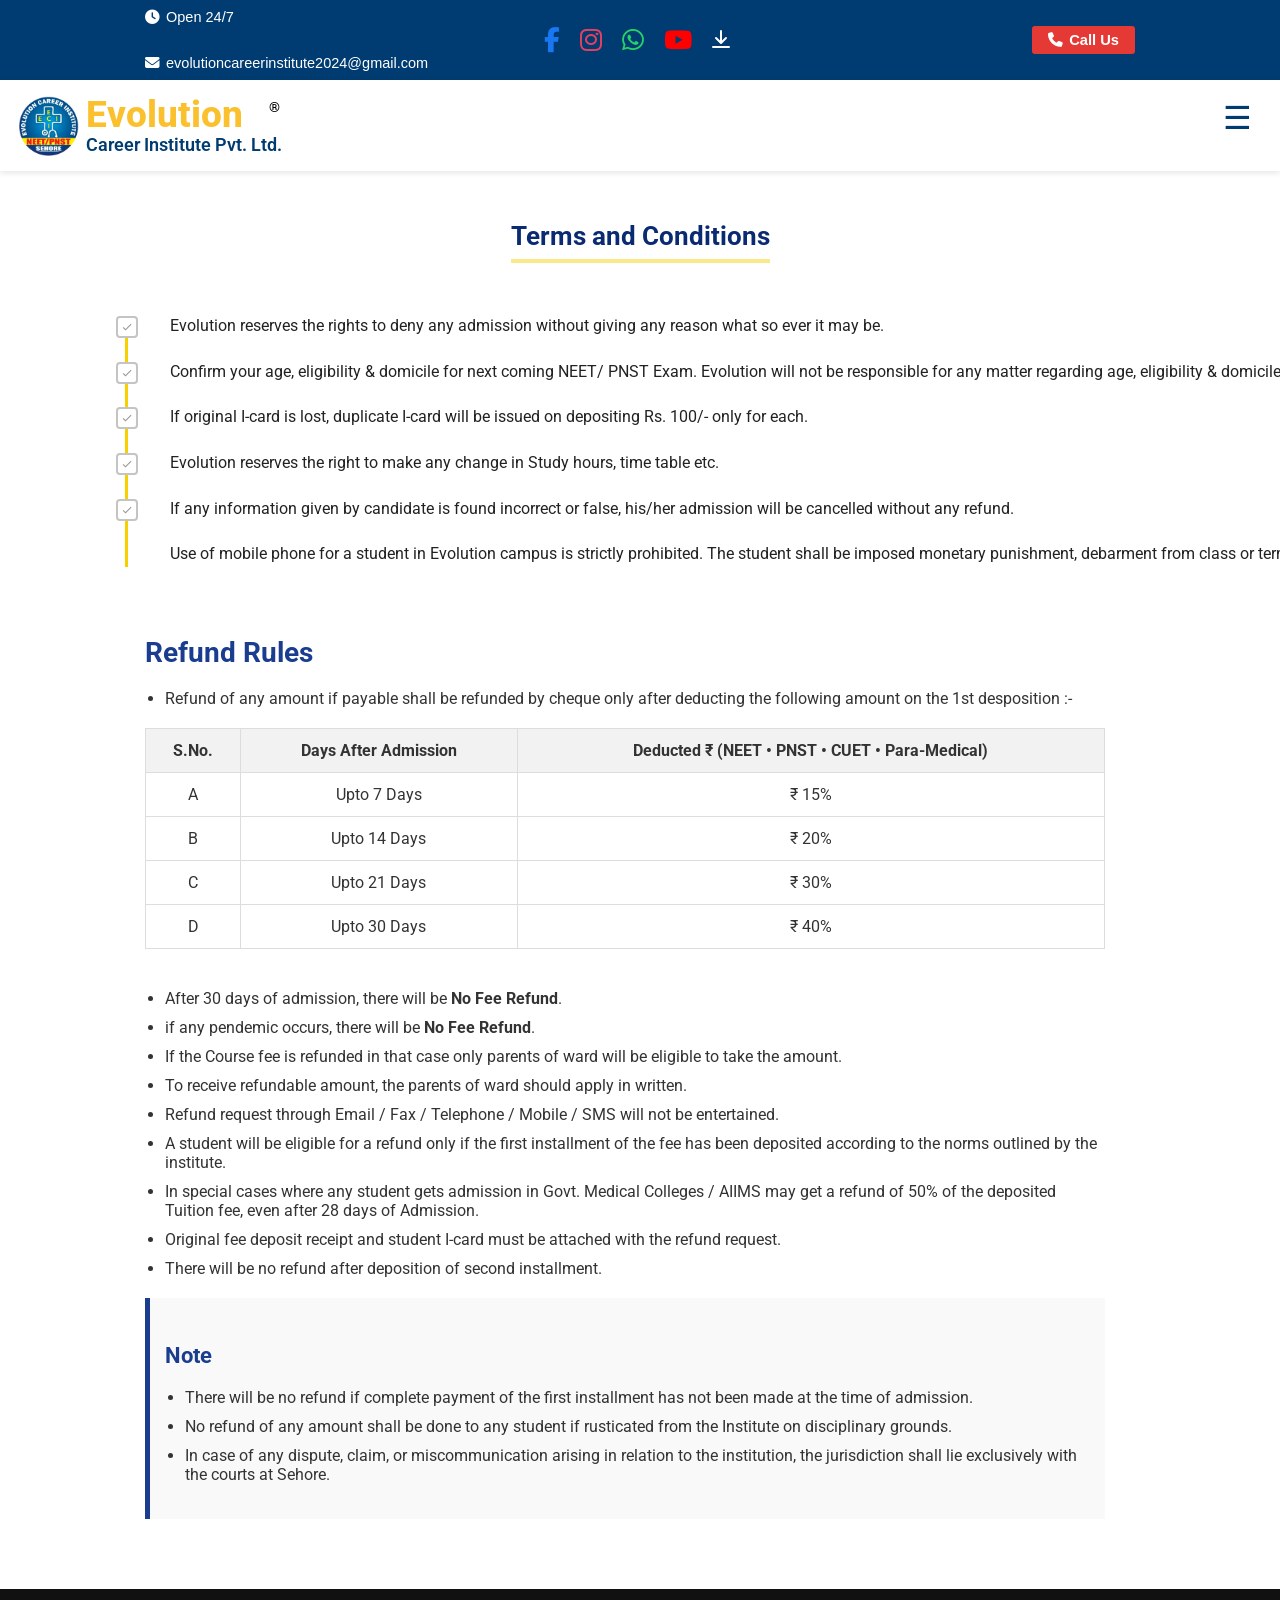
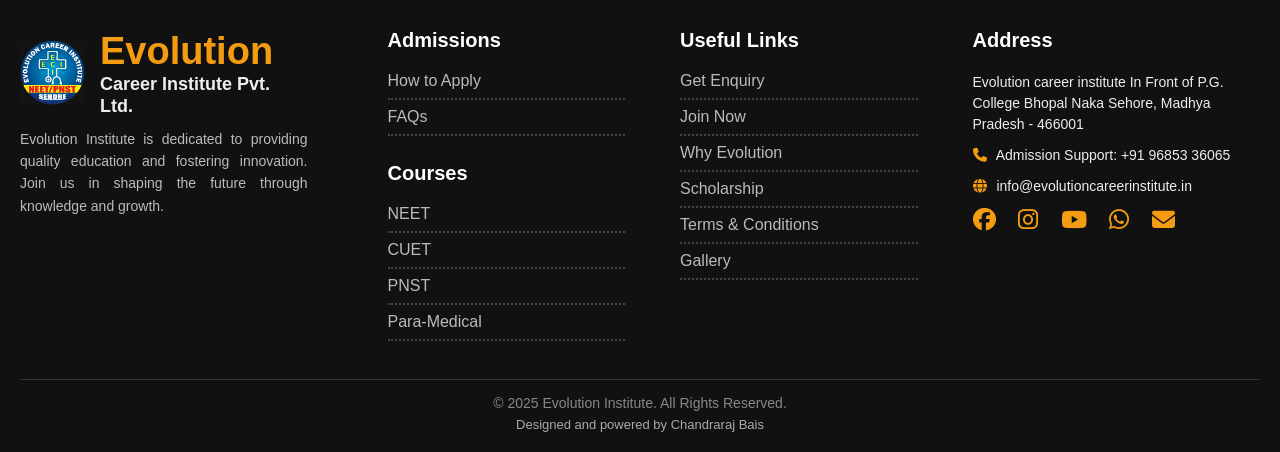
<file: Webapps/Evolution-Website/t&c.html>
<!DOCTYPE html>
<html lang="en">
	
	<head>
		
		<meta charset="UTF-8" />
		<meta name="viewport" content="width=device-width, initial-scale=1.0" />
		<title>Evolution Institute - Home</title>
		<link rel="stylesheet" href="t&c.css" />
		<link rel="stylesheet" href="https://cdnjs.cloudflare.com/ajax/libs/font-awesome/6.5.0/css/all.min.css" />
		
		<!-- AOS CSS -->
		<link href="https://cdn.jsdelivr.net/npm/aos@2.3.4/dist/aos.css" rel="stylesheet">

		<meta name="viewport" content="width=device-width, initial-scale=1.0" />
		<link href="https://fonts.googleapis.com/css2?family=Roboto:wght@400;500;700&display=swap" rel="stylesheet">
	
	</head>
	
<body>


<!-- Scroll to Top Button ---------------------------------------------------------------------------------------------------------------------------->
	<button id="scrollToTopBtn" title="Go to top" style="display: none;">↑</button>
	<script>
		
		document.addEventListener("DOMContentLoaded", function () 
		{
			const scrollToTopBtn = document.getElementById("scrollToTopBtn");
	
			// Show or hide the button on scroll
			window.addEventListener("scroll", function () 
			{
				if (window.scrollY > 300) 
				{
					scrollToTopBtn.style.display = "flex"; // Using flex, not block (as our CSS uses flexbox)
				} 
				else 
				{
					scrollToTopBtn.style.display = "none";
				}
			});

			// Scroll to top on button click
			scrollToTopBtn.addEventListener("click", function () 
			{
				window.scrollTo({ top: 0, behavior: "smooth" });
			});
		});
	
	</script>


<!-- Scroll to Top Button ends ----------------------------------------------------------------------------------------------------------------------->


<!-- Top Bar ----------------------------------------------------------------------------------------------------------------------------------------->
	
	<div class="top-bar">  <!--  data-aos="fade-up" --> 
		
		<!-- Left Section -->
		<div class="top-left">
			
			<span>
				<i class="fas fa-clock"></i> Open 24/7
			</span>
			
			<!-- Email block -->
			<span class="email-wrap">
			
				<!-- Desktop email text -->
				<a href="mailto:evolutioncareerinstitute2024@gmail.com" class="email-link desktop-email">
					<i class="fas fa-envelope"></i>
					evolutioncareerinstitute2024@gmail.com
				</a>
			</span>

		</div>

		<!-- Center Section -->
		<div class="top-center">			
			<a href="https://www.facebook.com/share/1BC3oGU62u/" class="icon facebook" aria-label="Facebook"><i class="fab fa-facebook-f" aria-hidden="true"></i></a>
			<a href="https://www.instagram.com/evolution_career_institute_seh?utm_source=qr&igsh=YXVoejFyNzJlMXNi" class="icon instagram"><i class="fab fa-instagram"></i></a>
			<a href="https://wa.me/919685336065" target="_blank" class="icon whatsapp" aria-label="WhatsApp"><i class="fab fa-whatsapp"></i></a>
			<a href="https://youtube.com/@evolution-career-institute?si=gm3gyYrols0Om-wX" class="icon youtube"><i class="fab fa-youtube"></i></a>
			<a href="Evolution-brochure.pdf" class="download-icon" target="_blank">
				<svg xmlns="http://www.w3.org/2000/svg" width="24" height="24" fill="white" viewBox="0 0 24 24">
					<path d="M12 16a1 1 0 0 1-.707-.293l-5-5a1 1 0 1 1 1.414-1.414L11 12.586V3a1 1 0 1 1 2 0v9.586l3.293-3.293a1 1 0 0 1 1.414 1.414l-5 5A1 1 0 0 1 12 16ZM4 20a1 1 0 1 1 0-2h16a1 1 0 1 1 0 2H4Z"/>
				</svg>
				<span class="tooltip-text">Evolution institute brochure</span>
			</a>

			<!-- Mobile/Tablet icon-only email -->
			<a href="mailto:evolutioncareerinstitute2024@gmail.com" class="icon gmail-icon-link desktop-hidden">
				<svg class="gmail-icon" xmlns="http://www.w3.org/2000/svg" width="25" height="25" viewBox="0 0 48 48">
					<path fill="#f1f1f1" d="M4 12a4 4 0 0 1 4-4h32a4 4 0 0 1 4 4v24a4 4 0 0 1-4 4H8a4 4 0 0 1-4-4z"/>
					<path fill="#d93025" d="M44 12v2.3L24 26.5 4 14.3V12a4 4 0 0 1 4-4h32a4 4 0 0 1 4 4z"/>
					<path fill="#a50e0e" d="M4 14.3l20 12.2 20-12.2v21.7a4 4 0 0 1-4 4H8a4 4 0 0 1-4-4z"/>
				</svg>
			</a>
		</div>

		<!-- Right Section -->
		<div class="top-right">
			<a href="tel:+919685336065" class="call-btn"><i class="fas fa-phone"></i> Call Us</a>
		</div>
	
	</div>

<script>
  document.addEventListener("DOMContentLoaded", function () {
    const downloadIcon = document.querySelector(".download-icon");
    const tooltip = downloadIcon.querySelector(".tooltip-text");
    const fileURL = downloadIcon.getAttribute("href");

    // For mobile/touch and desktop click
    downloadIcon.addEventListener("click", function (e) {
      // Stop instant download
      e.preventDefault();

      // Show tooltip text
      tooltip.classList.add("show");

      // After 1s → hide tooltip & auto-download file
      setTimeout(() => {
        tooltip.classList.remove("show");

        // Force file download
        const tempLink = document.createElement("a");
        tempLink.href = fileURL;
        tempLink.setAttribute("download", "");
        document.body.appendChild(tempLink);
        tempLink.click();
        document.body.removeChild(tempLink);
      }, 1000);
    });
  });
</script>

<script>
const downloadLink = document.querySelector('.download-icon');

downloadLink.addEventListener('click', function(e) {
  if (/Android|iPhone|iPad|iPod/i.test(navigator.userAgent)) {
    // Mobile: open in new tab
    e.preventDefault();
    window.open(downloadLink.href, '_blank');
  }
  // Desktop: let the download attribute work normally
});
</script>


<!-- Top Bar ends ------------------------------------------------------------------------------------------------------------------------------------>


<!-- Header ------------------------------------------------------------------------------------------------------------------------------------------>
	<header class="header-container">   <!-- data-aos="fade-up" data-aos-delay="100"  -->
	
		<div class="logo-nav-wrapper">
		
			<div class="logo">
				
				<img src="logo.jpg" alt="Evolution Logo" />			
				<div class="logo-text">
					<div class="evolution-word">
						Evolution
						<span class="trademark">®</span>
					</div>
					<div class="career-word">Career Institute Pvt. Ltd.</div>
				</div>
			
			</div>

			<!-- Hamburger Icon -->
			<button class="hamburger" id="hamburgerBtn" aria-label="Toggle Menu">☰</button>

			<!-- Desktop Nav -->
			<nav class="desktop-nav">
				<a href="index.html">Home</a>
				<a href="features.html">Features</a>
				<a href="courses.html">Courses</a>
				<a href="about.html">About Us</a>
				<a href="gallery.html">Gallery</a>
			
				<!-- Admissions Dropdown -->
				<div class="dropdown">
					<a href="#" class="dropbtn" id="admissionsDropdown">
						<span class="dropbtn-text">Admissions</span>
						<span class="arrow-down desktop-arrow"></span>
					</a>
					<div class="dropdown-content">
						<a href="how-to-apply.html">How to apply</a>
						<a href="scholarship.html">Scholarship</a>
						<a href="faq.html">FAQ's</a>
						<a href="t&c.html">Terms & Conditions</a>
					</div>
				</div>
				
				<a href="contact.html">Contact Us</a>
			
			</nav>
		
		</div>

		<!-- Mobile Sidebar Nav -->
		<div class="mobile-nav-overlay" id="mobileNav">
			
			<div class="mobile-header">

				<!-- Top row: logo/title (left) and close button (right) -->
				<div class="top-row">
  <div class="left-logo-title">
    <img src="logo.jpg" alt="Logo" />
    <div class="mobile-title">
      <div class="evolution-word">
        Evolution <span class="trademarkk">®</span>
      </div>
      <div class="career-word">Career Institute Pvt. Ltd.</div>
    </div>
  </div>
  <button class="close-btn" id="closeBtn">X</button>
</div>

				<!-- Centered social icons below -->
				<div class="center-icons">
					<a href="https://www.facebook.com/share/1BC3oGU62u/" class="icon facebook"><i class="fab fa-facebook-f"></i></a>
					<a href="https://www.instagram.com/evolution_career_institute_seh?utm_source=qr&igsh=YXVoejFyNzJlMXNi" class="icon instagram"><i class="fab fa-instagram"></i></a>
					<a href="https://youtube.com/@evolution-career-institute?si=gm3gyYrols0Om-wX" class="icon youtube"><i class="fab fa-youtube"></i></a>
					<a href="https://wa.me/919685336065" target="_blank" class="icon whatsapp" aria-label="WhatsApp"><i class="fab fa-whatsapp"></i></a>
				</div>

			</div>

			<nav class="mobile-nav">
				
				<a href="index.html">Home</a>
				<a href="features.html">Features</a>
				<a href="courses.html">Courses</a>
				<a href="about.html">About Us</a>
				<a href="gallery.html">Gallery</a>
				
				<!-------		Admissions		------->
				<div class="mobile-dropdown">	
					<button id="mobileDropdownToggle" class="mobile-dropbtn">
						Admissions <span class="arrow-down rotate-arrow">▼</span>

					</button>

					<div id="mobileDropdownMenu" class="mobile-dropdown-content">
						<a href="how-to-apply.html">How to apply</a>
						<a href="scholarship.html">Scholarship</a>
						<a href="faq.html">FAQ's</a>
						<a href="t&c.html">Terms & Conditions</a>
					</div>
				</div>
				<!-------		Admissions ends		------->
				
				<a href="contact.html">Contact Us</a>
				
				<a href="tel:+919685336065" class="apply-btn"><i class="fas fa-phone"></i> Call Us</a>
				
				<div class="contact-info">
					<h2> Contact Info </h2><br>
					<p>
						<strong>“BHOPAL NAKA”</strong>, in front of P.G College Bhopal road, Sehore, Madhya Pradesh
					</p>
					<p class="phone-row">
						📞 <a href="tel:9685336065&nbsp;" class="phone-link">96853 36065</a>, 
						📞 <a href="tel:9131386065" class="phone-link">91313 86065</a>
						<br>
						<br>
					</p>
				</div>

			</nav>

		</div>
	
	</header>

	<!-- JavaScript to toggle the hamburger menu -->
	<script>
	
		// Grab elements
		const hamburgerBtn = document.getElementById("hamburgerBtn");
		const mobileNav = document.getElementById("mobileNav");
		const closeBtn = document.getElementById("closeBtn");

		// Track menu state
		let isMenuOpen = false;

		// Toggle mobile menu when hamburger is clicked
		hamburgerBtn.addEventListener("click", () => 
		{
			isMenuOpen = !isMenuOpen;
			mobileNav.classList.toggle("show", isMenuOpen);
			document.body.classList.toggle("menu-open", isMenuOpen);
		});

		// Close mobile menu on close (X) button
		closeBtn.addEventListener("click", () => 
		{
			isMenuOpen = false;
			mobileNav.classList.remove("show");
			document.body.classList.remove("menu-open");
		});

		// Close mobile menu when a link is clicked
		const mobileLinks = document.querySelectorAll(".mobile-nav a");
		mobileLinks.forEach(link => 
		{
			link.addEventListener("click", () => 
			{
				isMenuOpen = false;
				mobileNav.classList.remove("show");
				document.body.classList.remove("menu-open");
			});
		});

		// Highlight current page in both navs
		const currentPage = location.pathname.split("/").pop();

		document.querySelectorAll(".desktop-nav a").forEach(link => 
		{
			if (link.getAttribute("href") === currentPage) 
			{
				link.classList.add("active");
			}
		});

		document.querySelectorAll(".mobile-nav a").forEach(link => 
		{
			if (link.getAttribute("href") === currentPage) 
			{
				link.classList.add("active");
			}
		});
	

		// Mobile dropdown toggle  
		document.addEventListener("DOMContentLoaded", () => 
		{
			// for Admissions
			const mobileToggle = document.getElementById("mobileDropdownToggle");
			const mobileMenu = document.getElementById("mobileDropdownMenu");
			const arrowSpan = mobileToggle.querySelector(".arrow-down");

			if (mobileMenu) 
			{
				mobileMenu.classList.remove("open");
			}

			if (mobileToggle && mobileMenu) 
			{
				mobileToggle.addEventListener("click", (e) => 
				{
					e.preventDefault();
					e.stopImmediatePropagation();

					// Toggle submenu
					mobileMenu.classList.toggle("open");

					// Toggle arrow direction
					if (mobileMenu.classList.contains("open")) 
					{
						arrowSpan.textContent = "►"; // Right arrow
					} 
					else 
					{
						arrowSpan.textContent = "▼"; // Down arrow
					}
				});
			}
	
			// for Courses
			const coursesToggle = document.getElementById("coursesDropdownToggle");
			const coursesMenu = document.getElementById("coursesDropdownMenu");
			const coursesArrow = coursesToggle.querySelector(".arrow-down");

			if (coursesMenu) 
			{
			  coursesMenu.classList.remove("open");
			}

			if (coursesToggle && coursesMenu) 
			{
				coursesToggle.addEventListener("click", (e) => 
				{
					e.preventDefault();
					e.stopImmediatePropagation();

					coursesMenu.classList.toggle("open");

					if (coursesMenu.classList.contains("open")) 
					{
						coursesArrow.textContent = "►"; // Right arrow
					} 
					else
					{
						coursesArrow.textContent = "▼"; // Down arrow
					}
				});
			}
		});

	</script>


<!-- Header ends ------------------------------------------------------------------------------------------------------------------------------------->


<!-- Admission Process Section ----------------------------------------------------------------------------------------------------------------------->

<h2 class="main-title center-underline" data-aos="fade-up">Terms and Conditions</h2>

<section class="apply-section" data-aos="fade-up">

  <ul class="steps" data-aos="fade-up">
    <li data-aos="fade-up">Evolution reserves the rights to deny any admission without giving any reason what so ever it may be.</li>
    <li data-aos="fade-up">Confirm your age, eligibility & domicile for next coming NEET/ PNST Exam. Evolution will not be responsible for any matter regarding age, eligibility & domicile.</li>
    <li data-aos="fade-up">If original I-card is lost, duplicate I-card will be issued on depositing Rs. 100/- only for each.</li>
    <li data-aos="fade-up">Evolution reserves the right to make any change in Study hours, time table etc.</li>
    <li data-aos="fade-up">If any information given by candidate is found incorrect or false, his/her admission will be cancelled without any refund.</li>
    <li data-aos="fade-up">Use of mobile phone for a student in Evolution campus is strictly prohibited. The student shall be imposed monetary punishment, debarment from class or termination.</li>
  </ul>
<br>



    <div class="container" data-aos="fade-up">
        <h1 data-aos="fade-up">Refund Rules</h1>
        <ul class="top-note" data-aos="fade-up">
            <li>Refund of any amount if payable shall be refunded by cheque only after deducting the following amount on the 1st desposition :-</li>
        </ul>

        <div class="table-container" data-aos="fade-up">
            <table data-aos="fade-up">
                <thead data-aos="fade-up">
                    <tr data-aos="fade-up">
                        <th>S.No.</th>
                        <th>Days After Admission</th>
                        <th>Deducted ₹ (NEET • PNST • CUET • Para-Medical)</th>
                    </tr>
                </thead>
                <tbody data-aos="fade-up">
                    <tr data-aos="fade-up">
                        <td>A</td>
                        <td>Upto 7 Days</td>
                        <td>₹ 15%</td>
                    </tr>
                    <tr data-aos="fade-up">
                        <td>B</td>
                        <td>Upto 14 Days</td>
                        <td>₹ 20%</td>
                    </tr>
                    <tr data-aos="fade-up">
                        <td>C</td>
                        <td>Upto 21 Days</td>
                        <td>₹ 30%</td>
                    </tr>
                    <tr data-aos="fade-up">
                        <td>D</td>
                        <td>Upto 30 Days</td>
                        <td>₹ 40%</td>
                    </tr>
                </tbody>
            </table>
        </div>

        <ul class="rules" data-aos="fade-up">
            <li data-aos="fade-up">After 30 days of admission, there will be <strong>No Fee Refund</strong>.</li>
            <li data-aos="fade-up">if any pendemic occurs, there will be <strong>No Fee Refund</strong>.</li>
            <li data-aos="fade-up">If the Course fee is refunded in that case only parents of ward will be eligible to take the amount.</li>
            <li data-aos="fade-up">To receive refundable amount, the parents of ward should apply in written.</li>
            <li data-aos="fade-up">Refund request through Email / Fax / Telephone / Mobile / SMS will not be entertained.</li>
            <li data-aos="fade-up">A student will be eligible for a refund only if the first installment of the fee has been deposited according to the norms outlined by the institute.</li>
            <li data-aos="fade-up">In special cases where any student gets admission in Govt. Medical Colleges / AIIMS may get a refund of 50% of the deposited Tuition fee, even after 28 days of Admission.</li>
            <li data-aos="fade-up">Original fee deposit receipt and student I-card must be attached with the refund request.</li>
            <li data-aos="fade-up">There will be no refund after deposition of second installment.</li>
        </ul>

        <div class="note" data-aos="fade-up">
            <h2 data-aos="fade-up">Note</h2>
            <ul>
                <li data-aos="fade-up">There will be no refund if complete payment of the first installment has not been made at the time of admission.</li>
                <li data-aos="fade-up">No refund of any amount shall be done to any student if rusticated from the Institute on disciplinary grounds.</li>
				<li data-aos="fade-up">In case of any dispute, claim, or miscommunication arising in relation to the institution, the jurisdiction shall lie exclusively with the courts at Sehore.</li>
			</ul>
        </div>
    </div>


</section>


<!-- Footer Section ---------------------------------------------------------------------------------------------------------------------------------->
	<footer class="footer" data-aos="fade-up">
		
		<div class="footer-container">

			<!-- Left: Logo + Name -->
			<div class="footer-col footer-left">
				<div class="footer-brand" data-aos="fade-up">
					
					<img src="logo-footer.png" alt="Institute Logo" class="footer-logo" data-aos="fade-up"/>
					<h2>
						<span class="brand-main" data-aos="fade-up">Evolution</span>
						<span class="brand-sub" data-aos="fade-up">Career Institute Pvt. Ltd.</span>
					</h2>
				
				</div>
				<p data-aos="fade-up">
					Evolution Institute is dedicated to providing quality education and fostering innovation.
					Join us in shaping the future through knowledge and growth.
				</p>
			</div>

			<!-- Admissions -->
			<div class="footer-col" data-aos="fade-up">
				<h3 data-aos="fade-up">Admissions</h3>
					
				<ul data-aos="fade-up">
					<li data-aos="fade-up"><a href="how-to-apply.html">How to Apply</a></li>
					<li data-aos="fade-up"><a href="faq.html">FAQs</a></li>
				</ul>
				<br>
			
				<h3 data-aos="fade-up">Courses</h3>
				
				<ul>
					<li data-aos="fade-up"><a href="courses.html">NEET</a></li>
					<li data-aos="fade-up"><a href="courses.html">CUET</a></li>
					<li data-aos="fade-up"><a href="courses.html">PNST</a></li>
					<li data-aos="fade-up"><a href="courses.html">Para-Medical</a></li>
				</ul>
			</div>
	
			<!-- Useful Links -->
			<div class="footer-col" data-aos="fade-up">
			
				<h3 data-aos="fade-up">Useful Links</h3>
				<ul data-aos="fade-up">
					<li data-aos="fade-up"><a href="tel:+919685336065">Get Enquiry</a></li>
					<li data-aos="fade-up"><a href="admission-enquiry.html">Join Now</a></li>
					<li data-aos="fade-up"><a href="features.html">Why Evolution</a></li>
					<li data-aos="fade-up"><a href="scholarship.html">Scholarship</a></li>
					<li data-aos="fade-up"><a href="t&c.html">Terms & Conditions</a></li>
					<li data-aos="fade-up"><a href="gallery.html">Gallery</a></li>
				</ul>
			
			</div>

			<!-- Address / Contact -->
			<div class="footer-col footer-right" data-aos="fade-up">
				
				<h3 data-aos="fade-up">Address</h3>
				<p data-aos="fade-up">
					<a href="https://www.google.com/maps?q=Evolution+career+institute+sehore+In+Front+of+P.G.+College+Bhopal+Naka,+Sehore,+Madhya+Pradesh+466001" target="_blank" style="color: inherit; text-decoration: none;">
						Evolution career institute In Front of P.G. College Bhopal Naka
						Sehore, Madhya Pradesh - 466001
					</a>
				</p>

				<p>
					<i class="fas fa-phone" data-aos="fade-up"></i>
					<a href="tel:+919685336065" style="color: inherit; text-decoration: none;">
						Admission Support: +91 96853 36065
					</a>
				</p>

				<p>
					<i class="fas fa-globe" data-aos="fade-up"></i>
					<a href="https://evolutioncareerinstitute.in" target="_blank" style="color: inherit; text-decoration: none;">
						info@evolutioncareerinstitute.in
					</a>
				</p>

				<div class="footer-socials" data-aos="fade-up">
					<a href="https://www.facebook.com/share/1BC3oGU62u/" target="_blank"><i class="fab fa-facebook"></i></a>
					<a href="https://www.instagram.com/evolution_career_institute_seh?utm_source=qr&igsh=YXVoejFyNzJlMXNi" target="_blank"><i class="fab fa-instagram"></i></a>
					<a href="https://youtube.com/@evolution-career-institute?si=gm3gyYrols0Om-wX" target="_blank"><i class="fab fa-youtube"></i></a>
					<a href="https://wa.me/919685336065" target="_blank"><i class="fab fa-whatsapp"></i></a>
					<a href="mailto:evolutioncareerinstitute2024@gmail.com"><i class="fas fa-envelope"></i></a>
				</div>

			</div>

		</div>

		<!-- Bottom -->
		<div class="footer-bottom" data-aos="fade-up">
			<p data-aos="fade-up">&copy; 2025 Evolution Institute. All Rights Reserved.</p>
			<p class="designed-by" data-aos="fade-up">Designed and powered by Chandraraj Bais</p>
		</div>

	</footer>


<!-- Footer Section ends ----------------------------------------------------------------------------------------------------------------------------->


<!-- Animation Section js part  ---------------------------------------------------------------------------------------------------------------------->

<!-- Initialize AOS -->
 
<script src="https://cdn.jsdelivr.net/npm/aos@2.3.4/dist/aos.js"></script>
 <script>
    AOS.init({
      offset: 120, // trigger animation after scrolling this far (px)
      duration: 600, // default animation duration
      easing: 'ease-in-out', // easing function
      once: true, // ensure animation triggers only once per element
      mirror: false, // repeat animation on scroll up
      //disable: 'mobile', // optional: disables animations on mobile if performance is of concern
    });
  </script>


<!-- Animation Section js part ends ------------------------------------------------------------------------------------------------------------------>


</body>
</html>
</file>
<file: Webapps/Evolution-Website/about.css>
/* Reset & Base Styles */
* {
  margin: 0;
  padding: 0;
  box-sizing: border-box;
}

body {
  font-family: 'Segoe UI', sans-serif;
  background-color: white;
  color: #333;
  scroll-behavior: smooth;
}


/* Scroll to Top Button -----------------------------------------------------------------------------------------------------------------------------*/
#scrollToTopBtn {
    position: fixed;
    bottom: 30px;
    right: 30px;
    z-index: 1000;
    display: none; /* <-- Keep this line to hide it initially */

    width: 50px;
    height: 50px;
    
    background-color: #0a559c; /* Deep blue from image */
    color: #d0e7ff; /* Light arrow color */
    border: none;
    border-radius: 10px;

    font-size: 25px;
    font-weight: bold;

    cursor: pointer;
    box-shadow: 0 6px 10px rgba(0, 0, 0, 0.35);

    /* REMOVE the duplicate 'display: flex;' here */
    align-items: center;
    justify-content: center;

    transition: background-color 0.3s ease, transform 0.3s ease;
}


/* Responsive Adjustments */
@media (max-width: 769px) {
    #scrollToTopBtn {
        width: 60px;
        height: 60px;
        font-size: 35px;
        bottom: 20px; /* Slightly higher */
        right: 20px; /* Moved further from the right edge */
        border-radius: 15px;
    }
}

@media (max-width: 480px) {
    #scrollToTopBtn {
        width: 45px; /* Slightly larger for easier tapping */
        height: 45px;
        font-size: 26.5px;
        bottom: 15px; /* Moved slightly higher */
        right: 15px; /* Moved further from the right edge */
        border-radius: 10px;
    }
}


/* Scroll to Top Button ends ------------------------------------------------------------------------------------------------------------------------*/


/* Top Bar ----------------------------------------------------------------------------------------------------------------------------------------- */

.top-bar {
  background: #003c71;
  color: white;
  display: flex;
  align-items: center;
  justify-content: space-between;
  padding: 4px 20px;
  font-size: 15px;
  font-family: 'Segoe UI', sans-serif;
  flex-wrap: wrap;
  overflow: visible; /* allow tooltip to appear outside */
}

/* Sections */
.top-left,
.top-center,
.top-right {
  display: flex;
  align-items: center;
  flex-wrap: wrap;
  margin: 5px 0;
}

.top-left {
  flex: 1;
  justify-content: flex-start;
  gap: 30px;
  padding-left: 125px;
}

.top-center {
  justify-content: center;
  gap: 20px;
  flex: 1;
}


/* Download Icon */
.download-icon {
  position: relative; /* anchor for tooltip */
  display: inline-flex;
  align-items: center;
  justify-content: center;
  width: 32px;
  height: 32px;
  cursor: pointer;
  transition: transform 0.3s ease;
  overflow: visible; /* let tooltip escape */
  margin-left: -7px;
}

.download-icon:hover {
  transform: scale(1.2);
}

.download-icon svg {
  width: 24px;
  height: 24px;
  fill: white;
}


/* Base tooltip style */
.tooltip-text {
  position: absolute;
  background: #fff;          /* white background */
  color: #000;               /* black text */
  font-weight: 500;
  border-radius: 4px;        /* slightly rounded corners */
  white-space: nowrap;
  z-index: 9999;
  opacity: 0;
  visibility: hidden;
  text-align: center;
  box-shadow: 0 4px 10px rgba(0,0,0,0.2);
  transition: opacity 0.25s ease, transform 0.25s ease;
  pointer-events: none;
}

/* Desktop: slightly above right-bottom of the icon */
@media (min-width: 1026px) {
  .tooltip-text {
    top: 15px;             /* slightly above icon */
    left: 100%;             /* to the right of icon */
    padding: 3px 10px;         /* rectangular padding */
	transform: translateY(-100%);  /* move above */
    font-size: 10px;
    min-width: 30px;
  }
}

/* Mobile/Tablet: directly below the icon */
@media (max-width: 1025px) {
  .tooltip-text {
    top: 15px;              /* below icon */
    left: -100%;              /* center */
    transform: translateX(0px);
    font-size: 7px;        /* smaller font */
	padding: 2px 4px;       /* small padding */
    min-width: 30px;
	margin-top: 11px;
  }
}

/* Show tooltip on hover / via JS */
.download-icon:hover .tooltip-text,
.tooltip-text.show {
  opacity: 1;
  visibility: visible;
  transform: translateX(0) translateY(0);
}



.top-right {
  flex: 1;
  justify-content: flex-end;
  padding-right: 125px;
}

/* Email block */
.email-wrap {
  display: flex;
  flex-direction: row;
  align-items: center;
  gap: 4px;
  font-size: 14.5px;
  text-align: center;
}

/* Email link */
.email-link {
  color: white;
  text-decoration: none;
  transition: transform 0.3s ease;
  display: inline-block;
}

.email-link:hover {
  transform: scale(1.01);
}

/* Hide mobile email icon on desktop */
.gmail-icon {
  width: 28px;
  height: 28px;
  display: block;
  vertical-align: middle;
  transform: translateY(1px); /* fine-tuned vertical alignment */
}

.gmail-icon-link {
  display: inline-flex;
  align-items: center;
  justify-content: center;
  height: 28px;
  width: 28px;
}

/* Show full email by default (desktop) */
.desktop-email {
  display: flex;
  align-items: center;
  gap: 6px;
}

/* Hide Gmail icon on desktop */
.desktop-hidden {
  display: none;
}

/* Spacing */
.top-left span {
  font-size: 14.5px;
  display: flex;
  align-items: center;
  gap: 6px;
}

/* Social Icons */
.icon {
  font-size: 25px;
  transition: transform 0.3s ease;
  color: white;
}


.icon:hover {
  transform: scale(1.2);
}

.icon.instagram { color: #E4405F; }
.icon.youtube { color: #FF0000; }
.icon.facebook { color: #1877F2; }
.icon.whatsapp { color: #25d366; }   /* WhatsApp green */

/* Call Us Button */
.call-btn {
  background-color: #e53935;
  color: white;
  padding: 6px 16px;
  border-radius: 3px;
  font-weight: bold;
  font-size: 14.7px;
  text-decoration: none;
  display: flex;
  align-items: center;
  gap: 6px;
  transition: background-color 0.3s ease;
}

.call-btn:hover {
  background-color: #c62828;
}

/* Tablet and Below (≤1024px) */
@media (max-width: 1025px) {
  .top-bar {
    flex-direction: column;
    align-items: center;
    padding: 8px 10px;
  }

  .top-left,
  .top-center,
  .top-right {
    width: 100%;
    justify-content: center;
    text-align: center;
    margin: 2px 0;
    padding: 0;
  }

  .top-left {
    flex-direction: column;
    gap: 4px;
    padding-left: 0;
  }

  .top-center {
    order: 1;
    flex-direction: row;
    gap: 10px;
    margin-bottom: 5px;
  }

  .gmail-icon {
    width: 28px;
    height: 28px;
	margin-left: -4px;
    transform: translateY(1px); /* still keep alignment fix */
  }
  
  
 .gmail-icon-link {
    width: 25px;
    height: 25px;
  }

  .email-wrap {
    order: 2;
    flex-direction: row;
    justify-content: center;
    font-size: 14px;
  }

  .top-right,
  .top-left span:first-child {
    display: none; /* Hide Call Now & 24/7 */
  }

  
  .desktop-email {
    display: none; /* Hide full email */
  }
 
 .desktop-hidden {
    display: inline-flex; /* or block/flex depending on your layout */
  }
 
 .icon {
    font-size: 21px;
  }
}

/* Mobile (≤576px) */
@media (max-width: 576px) {
  .top-bar {
    flex-direction: column;
    padding: 8px 5px;
  }

  .top-left {
    flex-direction: column;
    align-items: center;
    gap: 10px;
  }

  .top-center {
    flex-direction: row;
    justify-content: center;
    order: 1;
    gap: 15px;
  }

  .email-wrap {
    order: 2;
    justify-content: center;
    font-size: 13.8px;
  }

  .top-right,
  .top-left span:first-child {
    display: none !important;
  }

  .call-btn {
    display: none;
  }
  
  .icon {
    font-size: 24px;
  }
  
}


/* Top Bar ends ------------------------------------------------------------------------------------------------------------------------------------ */


/* Header ------------------------------------------------------------------------------------------------------------------------------------------ */

/* ----- Header Container ----- */
.header-container {
  background: white;
  padding: 10px 20px;
  position: sticky;
  top: 0;
  z-index: 1000;
  box-shadow: 0 2px 6px rgba(0, 0, 0, 0.1);
}

/* ----- Flex Row: Logo + Nav ----- */
.logo-nav-wrapper {
  display: flex;
  justify-content: space-between;
  align-items: center;
  flex-wrap: nowrap;
}

/* ----- Logo Area ----- */
.logo {
  display: flex;
  align-items: center;
}

.logo img {
  height: 35px;
  margin-right: 15px;
  margin-left: 15px;
}

.logo-text {
  display: flex;
  flex-direction: column;
}

.logo-text .evolution-word {
  font-size: 2.15rem;
  font-weight: 800;
  color: #fbc02d;
  line-height: 1.2;
  position: relative; /* allows absolute positioning of ® */
  display: inline-block;
}

.logo-text .evolution-word .trademark {
  font-size: 0.9rem;       /* smaller than the text */
  color: black;           /* same color as "Evolution" */
  position: absolute;
  top: 6px;                /* adjust vertically */
  right: 2px;             /* adjust horizontally */
  font-weight: 600;
}


.logo-text .career-word {
  font-size: 1.0rem;
  color: #003c71;
  font-weight: 600;
  margin-bottom: 5px;
  margin-top: -1.5px;
}

/* ----- Desktop Nav Inline ----- */
.desktop-nav {
  display: flex;
  gap: 45px;
  align-items: center;
  margin-right: 150px;
  position: relative;
}

.desktop-nav a {
  color: #003c71;
  font-weight: 700;
  text-decoration: none;
  font-size: 1.3rem;
  padding: 6px 0;
  transition: 0.3s ease;
}

/* Active link style */
.desktop-nav a.active,
.mobile-nav a.active {
  color: #e53935;
  font-weight: bold;
}

/* Hover style */
.desktop-nav a:hover/* ,
.mobile-nav a:hover */{
  color: #e53935;
  transform:translateY(-1.0px);
}


/* -------------------- Desktop Dropdown Menu (Courses & Admissions) -------------------- */

/* Dropdown */
.dropdown {
  position: relative;
  display: inline-flex;
  align-items: center;
}

.dropbtn {
  font-size: 1.3rem;
  font-weight: 700;
  color: #003366;
  cursor: pointer;
  display: flex;
  align-items: center;
  user-select: none;
  transition: color 0.3s ease;
}

.dropdown:hover > .dropbtn {
  color: #e53935;
}

.arrow-down {
  font-size: 0.7rem;
  margin-left: 5px;
  color: #003366;
  transition: transform 0.3s ease, color 0.3s ease;
  transform:translateY(2px);
}

/* Arrow changes to red on hover */
.dropdown:hover .arrow-down {
  color: #e53935;
  transform: rotate(0deg);
}

/* Default ▼ arrow via pseudo-element */
.arrow-down.desktop-arrow::before {
  content: "▼";
  display: inline-block;
  transition: transform 0.3s ease;
}

/* Rotate on hover (make it look like ►) */
.dropdown:hover .arrow-down.desktop-arrow::before {
 transform: translateY(4px) rotate(-90deg); /* right arrow */
}


/* Dropdown content */
.dropdown-content {
  display: none;
  position: absolute;
  background-color: white;
  min-width: 220px;
  box-shadow: 0 4px 8px rgba(0, 0, 0, 0.15);
  z-index: 1000;
  top: 36px;
  left: 0;
  padding: 10px 0;
  flex-direction: column;
  border-radius: 3px;
}

.dropdown-content a {
  color: #003366;
  padding: 10px 20px;
  display: block;
  font-weight: 500;
  font-size: 1.05rem;
  transition: background-color 0.3s ease;
}

.dropdown-content a:hover {
  background-color: #f0f0f0;
}

/* Show dropdown on hover */
.dropdown:hover .dropdown-content {
  display: flex;
}


/* -------------------- Desktop Dropdown Menu ends (Courses & Admissions) -------------------- */


/* ----- Hamburger Icon (Mobile) ----- */
.hamburger {
  display: none;
  background: none;
  border: none;
  font-size: 2.03rem;
  color: #003c71;
  cursor: pointer;
  margin-right: 8px;
  margin-top: 8.5px;
  
}

body.menu-open {
  overflow: hidden;
  height: 100vh;
  position: fixed;
  width: 100%;
}

/* ----- Mobile Sidebar ----- */
.mobile-nav-overlay {
  position: fixed;
  top: 0;
  left: -100%;
  width: 100%;
  max-width: 325px;
  height: 100vh;
  background: white;
  box-shadow: 2px 0 8px rgba(0, 0, 0, 0.1);
  transition: left 0.3s ease-in-out;
  z-index: 9999;
  padding: 20px;
  overflow-y: auto;        /* Enable vertical scroll */
  -webkit-overflow-scrolling: touch; /* Smooth scrolling on iOS */
}

.mobile-nav-overlay.show {
  left: 0;
}

/* ----- Mobile Header Fix ----- */
.mobile-header {
  padding: 10px 15px;
  width: 100%;
}

.top-row {
  display: flex;
  justify-content: space-between;
  align-items: center;
  width: 100%;
}

.logo {
  display: flex;
  align-items: center;
}

.logo img {
  height: 60px;
  margin-right: 7px;
  margin-left: -1px;
}

.logo-text {
  display: flex;
  flex-direction: column;
  justify-content: center;
  line-height: 1.2;
  margin-top: 2.5px;
}

.left-logo-title {
  display: flex;
  align-items: center;
  gap: 10px; /* Adjust for tighter layout */
}

.left-logo-title img {
  height: 55px;
  margin: 0;
  margin-top:25px;
}

.mobile-title {
  display: flex;
  flex-direction: column;
  justify-content: center;
  line-height: 1.1;
  margin: 0;
  padding: 0;
  margin-top:25px;
}

/* Mobile title styles */
.mobile-title .evolution-word {
  font-size: 1.9rem;
  color: #fbc02d;
  font-weight: bold;
  line-height: 1.1;
  margin-bottom: 0;
  position: relative; /* Needed for trademark positioning */
  display: inline-block;
}

/* Trademark styling */
.mobile-title .trademarkk {
  font-size: 0.8rem;
  position: absolute;
  top: 3px;   /* adjust vertical position */
  right: 31px; /* adjust horizontal position */
  color: black; /* same yellow as Evolution */
  font-weight: bold;
}


.mobile-title .career-word {
  font-size: 1rem;
  color: #003c71;
  font-weight: 600;
  white-space: nowrap;
  line-height: 1.1;
  margin-top: 0; /* KEY: remove spacing */
}

/* Close button */
.close-btn {
  background: none;
  border: 1px solid #aaa;
  font-size: 1.2rem;
  padding: 4px 12px;
  cursor: pointer;
  align-self: flex-start;
  margin-top: -5px;
  margin-left: -15px;
}

/* Centered social icons */
.center-icons {
  display: flex;
  justify-content: center;
  gap: 20px;
  margin-top: 20px;
}

.center-icons a {
  font-size: 1.7rem;
  transition: transform 0.3s ease;
}

.center-icons a:hover {
  transform: scale(1.2);
}

/* Brand Colors */
.fb-icon i {
  color: #1877f2;
}

.insta-icon i {
  color: #e1306c;
}

.yt-icon i {
  color: #ff0000;
}

/* ----- Mobile Navigation Links (Buttons Design) ----- */
.mobile-nav {
  display: flex;
  flex-direction: column;
  gap: 20px;
  padding-top: 35px;
}

.mobile-nav a {
  font-size: 1.2rem; /* currently 1.2rem but does not affect mobile view bcz it is overridden in media 480 etc... */
  font-weight: 600;
  text-decoration: none;
  color: white;
  display: flex;
  justify-content: center;
  align-items: center;
  border: 1px solid transparent;
  padding: 14px 0;
  width: 100%;
  text-align: center;
  background-color: #003c71;
  border-radius: 8px;
  transition: background-color 0.3s ease, transform 0.3s ease, box-shadow 0.3s ease;
}

/* Call Us button gap fix */
.mobile-nav .apply-btn {
  background-color: #e53935;
  color: white;
  font-size: 1.3rem;
  font-weight: 600;
  border-radius: 5px;
  padding: 10px 15px;
  border: 2px solid white;
  width: 60%;
  text-align: center;
  margin-top: 20px;

  display: inline-flex; /* Ensures icon and text align properly */
  align-items: center;
  justify-content: center;
  gap: 8px; /* Space between icon and text */
}

.mobile-nav .apply-btn:hover {
  background-color: #e53935;
  transform: scale(1.05);
}

/* Contact info better alignment */
.mobile-nav .contact-info {
  margin-top: 20px;
  font-size: 0.95rem;
  color: black;
  line-height: 1.6;
  border-top: 1px solid #ddd;
  padding-top: 20px;

  display: flex;
  flex-direction: column;
  align-items: justify; /* Center content horizontally */
  text-align: justify;  /* Center text for uniform look */

  margin-bottom: 0; /* no extra space at bottom */
  padding-bottom: 25px;
}


.mobile-nav .contact-info p {
  
  margin: 2px 0; /* minimal vertical spacing */
  line-height: 1.4; /* tighter line height */
}

.mobile-nav .contact-info h2 {
  font-size: 1.3rem;
  font-weight: bold;
  margin-bottom: 10px;
}

/* Space above phone number row */
.mobile-nav .contact-info .phone-row {
  margin-top: 8px; /* adjust gap as needed */
  white-space: nowrap; /* keep on one line */
}

/* Keep phone links inline without box style */
.mobile-nav .contact-info .phone-link {
  all: unset !important;
  cursor: pointer !important;
  color: inherit !important;
  display: inline !important;
}

.mobile-nav .contact-info .phone-link:hover {
  text-decoration: underline !important;
}

.mobile-nav a:hover {
  background-color: #e53935;
  color: white;
  transform: scale(1.05);
  box-shadow: 0 4px 12px rgba(0, 0, 0, 0.2);
}

.mobile-nav a.active {
  background-color: #fbc02d;
  color: #003c71;
}

.mobile-nav .arrow {
  font-size: 0.9rem;
  margin-left: 10px;
  border: 1px solid #555;
  border-radius: 5px;
  padding: 2px 6px;
}

/* ------------------------- Mobile Dropdown Container (Courses & Admissions) ------------------------- */

.mobile-dropdown {
  display: flex;
  flex-direction: column;
  border-top: 1px solid #eee;
  margin-top: 4px;
}


/* --- Courses & Admissions Button --- */
.mobile-dropbtn {
  background-color: #003c71 !important; /* Always this blue */
  color: white;
  padding: 14px 0;
  border-radius: 8px;
  text-align: center;
  font-size: 1.2rem;
  font-weight: 600;
  border: none;
  cursor: pointer;
  user-select: none;
  width: 100%;
  display: flex;
  justify-content: center; /*  center text & arrow */
  align-items: center;
  gap: 6px;
}


/* Ensure open state doesn't change background */
.mobile-dropbtn.open {
  background-color: #003c71 !important;
  color: white;
}

/* Optional: style the arrow icon */
.mobile-dropbtn .arrow-down {
  margin-left: 6px;
  color: white;
}

/* --- Submenu Container --- */
.mobile-dropdown-content {
  display: none;
  flex-direction: column;
  background-color: transparent;
  padding-left: 0;
  border-left: none;
  margin-top: 0;
}

.mobile-dropdown-content.open {
  display: flex;
}

/* Arrow rotation inside humburger menu */

.rotate-arrow {
  transition: transform 0.3s ease;
}

.rotate-arrow.open {
  transform: rotate(90deg); /* Arrow points right */
}


/* --- Submenu Items --- */
.mobile-dropdown-content a {
  background-color: transparent !important;
  color: #003366;
  text-align: left;         /*  Align text to left */
  padding-left: 20px;       /*  Add some left padding */
  padding-right: 20px;
  font-size: 1rem;
  border-radius: 0;
  transition: background-color 0.3s ease;
  width: 100%;              /* Make link take full width */
  box-sizing: border-box;   /* Prevent overflow */
  display: block;           /* Ensure it's a block element */
}


.mobile-dropdown-content a:hover {
  background-color: #f5f5f5;
}


/* Hover effect on submenu */
.mobile-dropdown-content a:hover {
  background-color: #f5f5f5;
}


/* -------------------- Mobile Dropdown Container ends (Courses & Admissions) -------------------- */


/* ----- Responsive Rules ----- */
@media (max-width: 1281px) 
{
  .desktop-nav {
    display: none;
  }

  .hamburger {
    display: block;
  }

  .logo-nav-wrapper {
    flex-wrap: wrap;
    align-items: flex-start;
  }

  .logo-text .evolution-word {
    font-size: 2.3rem;
  }

  .logo-text .career-word {
    font-size: 1.1rem;
  }
}

@media (max-width: 768px) 
{
  .logo img {
    height: 50px;
  }

  .logo-text .evolution-word {
    font-size: 2.0rem;
  }

  .logo-text .career-word {
    font-size: 0.9rem;
  }

  .mobile-nav a {
    font-size: 1.2rem;
  }

  .mobile-nav {
    padding-top: 30px;
  }
    
}


@media (max-width: 600px) 
{
  .logo img {
    height: 45px;
  }

  .logo-text .evolution-word {
    font-size: 1.9rem;
  }

  .logo-text .career-word {
    font-size: 0.9rem;
	margin-top: -1.5px;
  }

  .mobile-nav a {
    font-size: 1.2rem;
  }

  .mobile-nav {
    padding-top: 30px;
  }
  
}


@media (max-width: 480px) 
{
  .logo img {
    height: 50px;
  }

  .logo-text .evolution-word {
    font-size: 1.9rem;
  }

  .logo-text .career-word {
    font-size: 0.9rem;
	margin-top: -1.5px;
  }

  .mobile-nav a {
    font-size: 1.3rem;
  }

  .mobile-nav {
    padding-top: 20px;
  }
}


/* Header ends ------------------------------------------------------------------------------------------------------------------------------------- */


/* Hero Section (image) ---------------------------------------------------------------------------------------------------------------------------- */

.hero-section {
  position: relative;
  height: 250px;
  background: url(bg-img-contact.jpg) center center no-repeat;
  background-size: cover;
  background-attachment: fixed; /* This line makes it stay fixed */
}

.hero-overlay {
  position: absolute;
  inset: 0;
  background-color: rgba(25, 15, 97, 0.8); /* extracted color from your image */
  display: flex;
  align-items: flex-end;
  padding: 40px 60px;
  box-sizing: border-box;
}

.hero-overlay h1 {
  margin: 0;
  font-size: 48px;
  font-weight: 700;
  color: white;
}

/* Hero Section (image) ends ----------------------------------------------------------------------------------------------------------------------- */

/* Contact Info Section */
.contact-info {
  max-width: 1100px;
  margin: 20px auto -20px;
  padding: 0 20px;
  text-align: center;
}

.contact-subtitle {
  font-size: 16px;
  color: #444;
  margin-bottom: 50px;
}

.contact-subtitle a {
  color: #0d6efd;
  text-decoration: none;
  font-weight: 500;
}


/* Responsive: Mobile Fix for Contact Us */
@media (max-width: 576px) {
  .hero-overlay {
    justify-content: flex-start;
    align-items: flex-end;
    padding: 20px 25px;
    text-align: left;
  }

  .hero-overlay h1 {
    font-size: 36px; /* Slightly larger than usual mobile size */
    text-align: left;
  }
}

/* Hero Section (image) ends ----------------------------------------------------------------------------------------------------------------------- */
/* Global Styling & Variables */
:root {
    --primary: #003c71;    /* Deep Blue */
    --accent-red: #e53935; /* Primary Accent Red */
    --accent-yellow: #fbc02d; /* Secondary Accent Yellow/Gold */
    --bg-light: #ffffff;    /* Body background set to white */
    --bg-gray: #f0f5fa;    
    --text-dark: #333;
    --shadow-light: 0 6px 15px rgba(0, 0, 0, 0.08); /* Subtle shadow for inner boxes */
    --shadow-hover: 0 18px 45px rgba(0, 0, 0, 0.25); /* Deeper shadow on hover */
}

.main-container {
    max-width: 1200px;
    margin: 0 auto;
    padding: 0 24px;
}

/* --- Section Titles & Headers --- */
h2 {
    font-size: 2.8rem;
    color: var(--primary);
    font-weight: 800;
    text-align: center;
    margin-bottom: 10px;
}

/* Underline effect for H2 - Enhanced length and thickness */
.directors-section h2::after,
.philosophy-section h2::after,
.about-main-content h2::after,
.mv-section h2::after {
    content: '';
    display: block;
    width: 100px; 
    height: 5px; 
    background-color: var(--accent-red);
    margin: 15px auto 0;
    border-radius: 2px;
}

.directors-subtitle {
    font-size: 1.25rem;
    color: #555;
    text-align: center;
    margin-bottom: 60px;
    font-weight: 400;
}

/* --- Directors Section (Redesigned attractive layout) --- */
.directors-section {
    padding: 30px 0;
    background: #ffffff; 
}

.director-container {
    display: flex;
    align-items: center;
    justify-content: center;
    gap: 50px;
    max-width: 1800px;
    margin: 0 auto;
    background: white;
    border-radius: 16px;
    /* Stronger, noticeable shadow */
    box-shadow: 0 15px 40px rgba(0, 0, 0, 0.1); 
    padding: 50px; 
    flex-wrap: nowrap;
    border: 1px solid #ddd; 
}

.director-img-column {
    flex: 0 0 350px;
    position: relative;
}

.director-img-wrap {
    width: 100%;
    aspect-ratio: 1 / 1;
    overflow: hidden;
    border-radius: 50%;
    /* Accent border and stronger outer glow */
    border: 5px solid var(--accent-yellow); 
    box-shadow: 0 0 0 10px rgba(0, 60, 113, 0.18); 
    transition: transform 0.3s ease;
}

.director-img-wrap:hover {
    transform: scale(1.03); 
}

.director-img {
    width: 100%;
    height: 100%;
    object-fit: cover;
    display: block;
}

.director-info-column {
    flex: 1;
    padding-left: 20px;
}

.director-name {
    font-size: 2.75rem; 
    color: var(--accent-red);
    font-weight: 800;
    margin-bottom: 5px;
}

.designation {
    font-size: 1.4rem;
    color: var(--primary);
    font-weight: 600;
    margin-bottom: 15px;
}

.info-divider {
    border: 0;
    height: 4px; 
    width: 80px; 
    background-color: var(--accent-yellow);
    margin: 10px 0 25px 0;
}

/* Founder Message Specific Styling */
.founder-message-title {
    font-size: 1.5rem;
    color: var(--primary);
    font-weight: 700;
    margin-top: 15px;
    margin-bottom: 10px;
    border-bottom: 2px solid var(--accent-yellow);
    display: inline-block;
    padding-bottom: 5px;
}
.director-bio {
    font-size: 1.15rem; /* Increased size for impact */
    line-height: 1.7;
    font-style: italic;
    color: #444;
	text-align: justify;
}

/* --- Evolution Story Section --- */
.about-main-content {
    padding: 80px 0;
    background-color: var(--bg-light);
}

.evolution-story-content {
    padding: 40px 0; /* Add top/bottom padding for spacing */
}

.evolution-story-content p {
    font-size: 1.15rem;
    line-height: 1.8;
    margin-bottom: 25px;
    color: var(--text-dark);
    text-align: justify;
    /* FIX FOR WIDE SPACING ON MOBILE/TABLET */
    word-spacing: normal; 
}

.tagline-wrap {
    margin-top: 10px;
    padding: 30px;
    /* Enhanced yellow gradient for vibrancy */
    background: linear-gradient(135deg, var(--accent-yellow) 0%, #ffc830 100%);
    border-radius: 12px;
    text-align: center;
    /* Deeper shadow for pop */
    box-shadow: 0 15px 30px rgba(243, 156, 18, 0.55);
    border: 3px solid var(--primary);
}

.tagline-en {
    font-weight: 600;
    font-size: 1.1rem !important;
    color: var(--primary);
    margin: 0 0 10px 0 !important;
}

.tagline-hi {
    font-size: 2.1rem; 
    font-weight: 800;
    color: var(--accent-red);
    margin: 0;
}

/* --- Philosophy Section --- */
.philosophy-section {
    padding: 80px 0;
    /* Background is white (var(--bg-light)) as requested */
    background-color: var(--bg-light); 
}

.philosophy-wrapper {
    display: flex;
    gap: 30px;
    justify-content: center;
    flex-wrap: wrap;
}

.philosophy-card {
    flex: 1 1 300px;
    background: white;
    padding: 40px 30px;
    border-radius: 12px;
    text-align: center;
    box-shadow: var(--shadow-light);
    border-left: 5px solid var(--primary); 
    transition: transform 0.3s ease, box-shadow 0.3s ease, border-left-color 0.3s;
}

/* Hover to lift, change border color, and add subtle inner glow */
.philosophy-card:hover {
    transform: translateY(-12px); 
    box-shadow: var(--shadow-hover), inset 0 0 10px rgba(0, 60, 113, 0.05);
    border-left-color: var(--accent-red);
}

.philosophy-card i {
    font-size: 3.5rem;
    margin-bottom: 20px;
    display: block;
}

.icon-blue { color: var(--primary); }
.icon-red { color: var(--accent-red); }
.icon-yellow { color: var(--accent-yellow); }

.philosophy-card h3 {
    font-size: 1.85rem; 
    color: var(--primary);
    font-weight: 800;
    margin-bottom: 15px;
}

.philosophy-card p {
    font-size: 1.05rem;
    color: #555;
    line-height: 1.7;
    text-align: center;
}


/* --- Mission & Vision Section (Deep Blue Accent) --- */
.mv-section {
    padding: 80px 0;
    background-color: var(--primary); 
    color: white;
    /* Section is naturally 100% width, no need for explicit setting */
}

.mv-section h2 {
    color: var(--accent-yellow); 
    /* INCREASED MARGIN-BOTTOM AS REQUESTED (from 50px to 60px) */
    margin-bottom: 60px; 
}

.mv-wrapper {
    display: flex;
    gap: 50px;
    justify-content: center;
    flex-wrap: wrap;
}

.mv-card {
    flex: 1 1 45%;
    max-width: 500px;
    background: white;
    padding: 40px;
    border-radius: 15px;
    text-align: center;
    box-shadow: 0 8px 30px rgba(0, 0, 0, 0.4);
    transition: transform 0.4s ease;
}

.mv-card:hover {
    transform: translateY(-15px);
    /* Adds a red glow behind the deep blue section */
    box-shadow: 0 0 40px rgba(229, 57, 53, 0.4); 
}

.icon-circle {
    width: 70px;
    height: 70px;
    margin: 0 auto 20px;
    border-radius: 50%;
    display: flex;
    align-items: center;
    justify-content: center;
    font-size: 2rem;
    color: white;
    box-shadow: 0 4px 10px rgba(0, 0, 0, 0.2);
}

.vision-card .icon-circle {
    background-color: var(--accent-red);
    border: 3px solid var(--accent-yellow);
}

.mission-card .icon-circle {
    background-color: var(--accent-yellow);
    color: var(--primary);
    border: 3px solid var(--accent-red);
}

.mv-card h3 {
    font-size: 2rem;
    font-weight: 800;
    color: var(--primary); 
    margin-bottom: 15px;
}

.mv-card p {
    font-size: 1.1rem;
    color: #444;
    line-height: 1.7;
    text-align: center;
}


/* --- Responsive Adjustments (Mobile/Tablet Card Widths) --- */

@media (max-width: 900px) {
    .director-container {
        flex-direction: column;
        padding: 30px 20px;
        gap: 0; 
    }
    .director-img-column {
        flex: 1;
        margin-bottom: 30px;
    }
    .director-img-wrap {
        width: 250px;
        height: 250px;
        margin: 0 auto;
    }
    .director-info-column {
        padding-left: 0;
        text-align: center;
    }
    .info-divider {
        margin: 10px auto 25px auto; 
    }
    
    .philosophy-card {
        border-left: none;
        border-bottom: 5px solid var(--primary);
        /* Adjusted flex/max-width for wider appearance on tablet/mobile */
        flex: 1 1 100%; 
        max-width: 100%;
    }
    .philosophy-card:hover {
        border-bottom-color: var(--accent-red);
    }
}

@media (max-width: 768px) {
    h2 {
        font-size: 2.2rem;
    }
    .director-name {
        font-size: 1.8rem;
    }
    .designation {
        font-size: 1.1rem;
    }
    .director-bio {
        font-size: 1rem;
    }
    
    .evolution-story-content p {
        font-size: 1rem;
        text-align: left; /* Avoids large gaps when justifying */
        word-spacing: normal; 
    }
    
    .tagline-hi {
        font-size: 1.6rem;
    }
    .philosophy-wrapper, .mv-wrapper {
        flex-direction: column;
        gap: 20px;
    }
    /* Adjusted flex/max-width for wider appearance on mobile */
    .mv-card {
        flex: 1 1 100%;
        max-width: 100%; 
    }
}

@media (max-width: 500px) {
    .directors-section, .about-main-content, .philosophy-section, .mv-section {
        padding: 40px 0;
    }
    .director-img-wrap {
        width: 180px;
        height: 180px;
    }
    .tagline-hi {
        font-size: 1.3rem;
    }
    .tagline-en {
        font-size: 1.2rem !important;
    }
    .mv-card {
        padding: 30px;
    }
    .mv-card h3 {
        font-size: 1.6rem;
    }
}


/* Footer Section ---------------------------------------------------------------------------------------------------------------------------------- */
.footer {
  background: #111;
  color: #eee;
  padding: 40px 20px 20px;
  font-family: 'Arial', sans-serif;
}

.footer-container {
  display: grid;
  grid-template-columns: repeat(4, 1fr);
  gap: 30px;
  max-width: 1250px;
  margin: auto;
}

/* Logo + Name side by side */
.footer-brand {
  display: flex;
  align-items: center;
  gap: 15px;
}

.footer-logo {
  max-height: 65px;
}

/* Branding text */
.footer-left h2 {
  margin: 0;
  line-height: 1.2;
}

.footer-left h2 .brand-main {
  font-size: 38px;   /* Bigger font for "Evolution" */
  font-weight: bold;
  color: #f39c12;
  display: block;
}

.footer-left h2 .brand-sub {
  font-size: 18px;   /* Smaller font for "Career Institute Pvt. Ltd." */
  color: #eee;
  display: block;
}

.footer-left p {
  font-size: 14px;
  line-height: 1.6;
  color: #bbb;
  margin-top: 10px;
  text-align: justify;
}

.footer-col h3 {
  font-size: 20px;
  margin-bottom: 20px;
  color: #fff;
}

.footer-col ul {
  list-style: none;
  padding: 0;
}

.footer-col ul li {
  margin-bottom: 8px;
  padding-bottom: 8px;
  border-bottom: 2px dotted #444;
}


.footer-col ul li a {
  color: #bbb;
  text-decoration: none;
  transition: 0.3s;
}

.footer-col ul li a:hover {
  color: #f39c12;
}

.footer-right p {
  font-size: 14px;
  margin: 10px 0;   /* added more gap */
  line-height: 1.5; /* better readability */
}


.footer-right i {
  margin-right: 6px;
  color: #f39c12;
}

.footer-socials {
  margin-top: 10px;
}

.footer-socials a {
  color: #bbb;
  margin-right: 12px;
  font-size: 23px;
  transition: 0.3s;
}

.footer-socials a:hover {
  color: #f39c12;
}

.footer-bottom {
  text-align: center;   /* center both lines */
  padding: 15px 0 0;
  margin-top: 30px;
  border-top: 1px solid #333;
  font-size: 14px;
  color: #888;
}

.footer-bottom .designed-by {
  margin-top: 6px;      /* small gap between lines */
  font-size: 13px;      /* slightly smaller for elegance */
  color: #aaa;          /* lighter shade than main text */
}


/* Desktop only: shift Admissions + Courses + Useful Links right */
@media (min-width: 1080px) {
  .footer-container .footer-col:nth-child(2)
  {
	margin-left: 50px; /* adjust as needed */  
  }
  
  .footer-container .footer-col:nth-child(3) {
	margin-left: 25px; /* adjust as needed */
	margin-right: 25px; /* adjust as needed */
    }
}


/* Tablet */
@media (max-width: 1080px) {
  .footer-container {
    grid-template-columns: 1fr;
  }

  .footer-left p,
  .footer-col ul li a,
  .footer-right p {
    text-align: justify;
  }
}

/* Mobile */
@media (max-width: 600px) {
  .footer-container {
    grid-template-columns: 1fr;
  }

  .footer-left p,
  .footer-col ul li a,
  .footer-right p {
    text-align: justify;
  }

  .footer-socials {
    justify-content: justify;
    display: flex;
  }
}


/* Footer Section ends ----------------------------------------------------------------------------------------------------------------------------- */


/* Animation Section ----------------------------------------------------------------------------------------------------------------------------- */


/* Ensure animated elements start hidden for better effect */
[data-aos] {
  opacity: 0;
  transition-property: opacity, transform;
}

/* Fade-In Effects */
[data-aos="fade-in"],
[data-aos="fade-up"],
[data-aos="fade-down"] {
  transform: translateY(20px);
}
[data-aos="zoom-in"] {
  transform: scale(0.9);
}
[data-aos="flip-up"] {
  transform: perspective(400px) rotateX(15deg);
}

/* AOS “after” state */
[data-aos].aos-animate {
  opacity: 1;
  transform: translate(0, 0) scale(1) rotateX(0);
}

/* Optional: Disable on very small screens for performance */

/*
@media (max-width: 576px) {
  [data-aos] {
    opacity: 1 !important;
    transform: none !important;
    transition: none !important;
  }
}
*/


/* Animation Section ends ----------------------------------------------------------------------------------------------------------------------------- */
</file>
<file: Webapps/Evolution-Website/courses.css>
/* Reset & Base Styles */
* {
  margin: 0;
  padding: 0;
  box-sizing: border-box;
}

body {
  font-family: 'Segoe UI', sans-serif;
  background-color: white;
  color: #333;
  scroll-behavior: smooth;
}


/* Scroll to Top Button -----------------------------------------------------------------------------------------------------------------------------*/
#scrollToTopBtn {
    position: fixed;
    bottom: 30px;
    right: 30px;
    z-index: 1000;
    display: none; /* <-- Keep this line to hide it initially */

    width: 50px;
    height: 50px;
    
    background-color: #0a559c; /* Deep blue from image */
    color: #d0e7ff; /* Light arrow color */
    border: none;
    border-radius: 10px;

    font-size: 25px;
    font-weight: bold;

    cursor: pointer;
    box-shadow: 0 6px 10px rgba(0, 0, 0, 0.35);

    /* REMOVE the duplicate 'display: flex;' here */
    align-items: center;
    justify-content: center;

    transition: background-color 0.3s ease, transform 0.3s ease;
}


/* Responsive Adjustments */
@media (max-width: 769px) {
    #scrollToTopBtn {
        width: 60px;
        height: 60px;
        font-size: 35px;
        bottom: 20px; /* Slightly higher */
        right: 20px; /* Moved further from the right edge */
        border-radius: 15px;
    }
}

@media (max-width: 480px) {
    #scrollToTopBtn {
        width: 45px; /* Slightly larger for easier tapping */
        height: 45px;
        font-size: 26.5px;
        bottom: 15px; /* Moved slightly higher */
        right: 15px; /* Moved further from the right edge */
        border-radius: 10px;
    }
}


/* Scroll to Top Button ends ------------------------------------------------------------------------------------------------------------------------*/


/* Top Bar ----------------------------------------------------------------------------------------------------------------------------------------- */

.top-bar {
  background: #003c71;
  color: white;
  display: flex;
  align-items: center;
  justify-content: space-between;
  padding: 4px 20px;
  font-size: 15px;
  font-family: 'Segoe UI', sans-serif;
  flex-wrap: wrap;
  overflow: visible; /* allow tooltip to appear outside */
}

/* Sections */
.top-left,
.top-center,
.top-right {
  display: flex;
  align-items: center;
  flex-wrap: wrap;
  margin: 5px 0;
}

.top-left {
  flex: 1;
  justify-content: flex-start;
  gap: 30px;
  padding-left: 125px;
}

.top-center {
  justify-content: center;
  gap: 20px;
  flex: 1;
}


/* Download Icon */
.download-icon {
  position: relative; /* anchor for tooltip */
  display: inline-flex;
  align-items: center;
  justify-content: center;
  width: 32px;
  height: 32px;
  cursor: pointer;
  transition: transform 0.3s ease;
  overflow: visible; /* let tooltip escape */
  margin-left: -7px;
}

.download-icon:hover {
  transform: scale(1.2);
}

.download-icon svg {
  width: 24px;
  height: 24px;
  fill: white;
}


/* Base tooltip style */
.tooltip-text {
  position: absolute;
  background: #fff;          /* white background */
  color: #000;               /* black text */
  font-weight: 500;
  border-radius: 4px;        /* slightly rounded corners */
  white-space: nowrap;
  z-index: 9999;
  opacity: 0;
  visibility: hidden;
  text-align: center;
  box-shadow: 0 4px 10px rgba(0,0,0,0.2);
  transition: opacity 0.25s ease, transform 0.25s ease;
  pointer-events: none;
}

/* Desktop: slightly above right-bottom of the icon */
@media (min-width: 1026px) {
  .tooltip-text {
    top: 15px;             /* slightly above icon */
    left: 100%;             /* to the right of icon */
    padding: 3px 10px;         /* rectangular padding */
	transform: translateY(-100%);  /* move above */
    font-size: 10px;
    min-width: 30px;
  }
}

/* Mobile/Tablet: directly below the icon */
@media (max-width: 1025px) {
  .tooltip-text {
    top: 15px;              /* below icon */
    left: -100%;              /* center */
    transform: translateX(0px);
    font-size: 7px;        /* smaller font */
	padding: 2px 4px;       /* small padding */
    min-width: 30px;
	margin-top: 11px;
  }
}

/* Show tooltip on hover / via JS */
.download-icon:hover .tooltip-text,
.tooltip-text.show {
  opacity: 1;
  visibility: visible;
  transform: translateX(0) translateY(0);
}



.top-right {
  flex: 1;
  justify-content: flex-end;
  padding-right: 125px;
}

/* Email block */
.email-wrap {
  display: flex;
  flex-direction: row;
  align-items: center;
  gap: 4px;
  font-size: 14.5px;
  text-align: center;
}

/* Email link */
.email-link {
  color: white;
  text-decoration: none;
  transition: transform 0.3s ease;
  display: inline-block;
}

.email-link:hover {
  transform: scale(1.01);
}

/* Hide mobile email icon on desktop */
.gmail-icon {
  width: 28px;
  height: 28px;
  display: block;
  vertical-align: middle;
  transform: translateY(1px); /* fine-tuned vertical alignment */
}

.gmail-icon-link {
  display: inline-flex;
  align-items: center;
  justify-content: center;
  height: 28px;
  width: 28px;
}

/* Show full email by default (desktop) */
.desktop-email {
  display: flex;
  align-items: center;
  gap: 6px;
}

/* Hide Gmail icon on desktop */
.desktop-hidden {
  display: none;
}

/* Spacing */
.top-left span {
  font-size: 14.5px;
  display: flex;
  align-items: center;
  gap: 6px;
}

/* Social Icons */
.icon {
  font-size: 25px;
  transition: transform 0.3s ease;
  color: white;
}


.icon:hover {
  transform: scale(1.2);
}

.icon.instagram { color: #E4405F; }
.icon.youtube { color: #FF0000; }
.icon.facebook { color: #1877F2; }
.icon.whatsapp { color: #25d366; }   /* WhatsApp green */

/* Call Us Button */
.call-btn {
  background-color: #e53935;
  color: white;
  padding: 6px 16px;
  border-radius: 3px;
  font-weight: bold;
  font-size: 14.7px;
  text-decoration: none;
  display: flex;
  align-items: center;
  gap: 6px;
  transition: background-color 0.3s ease;
}

.call-btn:hover {
  background-color: #c62828;
}

/* Tablet and Below (≤1024px) */
@media (max-width: 1025px) {
  .top-bar {
    flex-direction: column;
    align-items: center;
    padding: 8px 10px;
  }

  .top-left,
  .top-center,
  .top-right {
    width: 100%;
    justify-content: center;
    text-align: center;
    margin: 2px 0;
    padding: 0;
  }

  .top-left {
    flex-direction: column;
    gap: 4px;
    padding-left: 0;
  }

  .top-center {
    order: 1;
    flex-direction: row;
    gap: 10px;
    margin-bottom: 5px;
  }

  .gmail-icon {
    width: 28px;
    height: 28px;
	margin-left: -4px;
    transform: translateY(1px); /* still keep alignment fix */
  }
  
  
 .gmail-icon-link {
    width: 25px;
    height: 25px;
  }

  .email-wrap {
    order: 2;
    flex-direction: row;
    justify-content: center;
    font-size: 14px;
  }

  .top-right,
  .top-left span:first-child {
    display: none; /* Hide Call Now & 24/7 */
  }

  
  .desktop-email {
    display: none; /* Hide full email */
  }
 
 .desktop-hidden {
    display: inline-flex; /* or block/flex depending on your layout */
  }
 
 .icon {
    font-size: 21px;
  }
}

/* Mobile (≤576px) */
@media (max-width: 576px) {
  .top-bar {
    flex-direction: column;
    padding: 8px 5px;
  }

  .top-left {
    flex-direction: column;
    align-items: center;
    gap: 10px;
  }

  .top-center {
    flex-direction: row;
    justify-content: center;
    order: 1;
    gap: 15px;
  }

  .email-wrap {
    order: 2;
    justify-content: center;
    font-size: 13.8px;
  }

  .top-right,
  .top-left span:first-child {
    display: none !important;
  }

  .call-btn {
    display: none;
  }
  
  .icon {
    font-size: 24px;
  }
  
}


/* Top Bar ends ------------------------------------------------------------------------------------------------------------------------------------ */


/* Header ------------------------------------------------------------------------------------------------------------------------------------------ */

/* ----- Header Container ----- */
.header-container {
  background: white;
  padding: 10px 20px;
  position: sticky;
  top: 0;
  z-index: 1000;
  box-shadow: 0 2px 6px rgba(0, 0, 0, 0.1);
}

/* ----- Flex Row: Logo + Nav ----- */
.logo-nav-wrapper {
  display: flex;
  justify-content: space-between;
  align-items: center;
  flex-wrap: nowrap;
}

/* ----- Logo Area ----- */
.logo {
  display: flex;
  align-items: center;
}

.logo img {
  height: 35px;
  margin-right: 15px;
  margin-left: 15px;
}

.logo-text {
  display: flex;
  flex-direction: column;
}

.logo-text .evolution-word {
  font-size: 2.15rem;
  font-weight: 800;
  color: #fbc02d;
  line-height: 1.2;
  position: relative; /* allows absolute positioning of ® */
  display: inline-block;
}

.logo-text .evolution-word .trademark {
  font-size: 0.9rem;       /* smaller than the text */
  color: black;           /* same color as "Evolution" */
  position: absolute;
  top: 6px;                /* adjust vertically */
  right: 2px;             /* adjust horizontally */
  font-weight: 600;
}


.logo-text .career-word {
  font-size: 1.0rem;
  color: #003c71;
  font-weight: 600;
  margin-bottom: 5px;
  margin-top: -1.5px;
}

/* ----- Desktop Nav Inline ----- */
.desktop-nav {
  display: flex;
  gap: 45px;
  align-items: center;
  margin-right: 150px;
  position: relative;
}

.desktop-nav a {
  color: #003c71;
  font-weight: 700;
  text-decoration: none;
  font-size: 1.3rem;
  padding: 6px 0;
  transition: 0.3s ease;
}

/* Active link style */
.desktop-nav a.active,
.mobile-nav a.active {
  color: #e53935;
  font-weight: bold;
}

/* Hover style */
.desktop-nav a:hover/* ,
.mobile-nav a:hover */{
  color: #e53935;
  transform:translateY(-1.0px);
}


/* -------------------- Desktop Dropdown Menu (Courses & Admissions) -------------------- */

/* Dropdown */
.dropdown {
  position: relative;
  display: inline-flex;
  align-items: center;
}

.dropbtn {
  font-size: 1.3rem;
  font-weight: 700;
  color: #003366;
  cursor: pointer;
  display: flex;
  align-items: center;
  user-select: none;
  transition: color 0.3s ease;
}

.dropdown:hover > .dropbtn {
  color: #e53935;
}

.arrow-down {
  font-size: 0.7rem;
  margin-left: 5px;
  color: #003366;
  transition: transform 0.3s ease, color 0.3s ease;
  transform:translateY(2px);
}

/* Arrow changes to red on hover */
.dropdown:hover .arrow-down {
  color: #e53935;
  transform: rotate(0deg);
}

/* Default ▼ arrow via pseudo-element */
.arrow-down.desktop-arrow::before {
  content: "▼";
  display: inline-block;
  transition: transform 0.3s ease;
}

/* Rotate on hover (make it look like ►) */
.dropdown:hover .arrow-down.desktop-arrow::before {
 transform: translateY(4px) rotate(-90deg); /* right arrow */
}


/* Dropdown content */
.dropdown-content {
  display: none;
  position: absolute;
  background-color: white;
  min-width: 220px;
  box-shadow: 0 4px 8px rgba(0, 0, 0, 0.15);
  z-index: 1000;
  top: 36px;
  left: 0;
  padding: 10px 0;
  flex-direction: column;
  border-radius: 3px;
}

.dropdown-content a {
  color: #003366;
  padding: 10px 20px;
  display: block;
  font-weight: 500;
  font-size: 1.05rem;
  transition: background-color 0.3s ease;
}

.dropdown-content a:hover {
  background-color: #f0f0f0;
}

/* Show dropdown on hover */
.dropdown:hover .dropdown-content {
  display: flex;
}


/* -------------------- Desktop Dropdown Menu ends (Courses & Admissions) -------------------- */


/* ----- Hamburger Icon (Mobile) ----- */
.hamburger {
  display: none;
  background: none;
  border: none;
  font-size: 2.03rem;
  color: #003c71;
  cursor: pointer;
  margin-right: 8px;
  margin-top: 8.5px;
  
}

body.menu-open {
  overflow: hidden;
  height: 100vh;
  position: fixed;
  width: 100%;
}

/* ----- Mobile Sidebar ----- */
.mobile-nav-overlay {
  position: fixed;
  top: 0;
  left: -100%;
  width: 100%;
  max-width: 325px;
  height: 100vh;
  background: white;
  box-shadow: 2px 0 8px rgba(0, 0, 0, 0.1);
  transition: left 0.3s ease-in-out;
  z-index: 9999;
  padding: 20px;
  overflow-y: auto;        /* Enable vertical scroll */
  -webkit-overflow-scrolling: touch; /* Smooth scrolling on iOS */
}

.mobile-nav-overlay.show {
  left: 0;
}

/* ----- Mobile Header Fix ----- */
.mobile-header {
  padding: 10px 15px;
  width: 100%;
}

.top-row {
  display: flex;
  justify-content: space-between;
  align-items: center;
  width: 100%;
}

.logo {
  display: flex;
  align-items: center;
}

.logo img {
  height: 60px;
  margin-right: 7px;
  margin-left: -1px;
}

.logo-text {
  display: flex;
  flex-direction: column;
  justify-content: center;
  line-height: 1.2;
  margin-top: 2.5px;
}

.left-logo-title {
  display: flex;
  align-items: center;
  gap: 10px; /* Adjust for tighter layout */
}

.left-logo-title img {
  height: 55px;
  margin: 0;
  margin-top:25px;
}

.mobile-title {
  display: flex;
  flex-direction: column;
  justify-content: center;
  line-height: 1.1;
  margin: 0;
  padding: 0;
  margin-top:25px;
}

/* Mobile title styles */
.mobile-title .evolution-word {
  font-size: 1.9rem;
  color: #fbc02d;
  font-weight: bold;
  line-height: 1.1;
  margin-bottom: 0;
  position: relative; /* Needed for trademark positioning */
  display: inline-block;
}

/* Trademark styling */
.mobile-title .trademarkk {
  font-size: 0.8rem;
  position: absolute;
  top: 3px;   /* adjust vertical position */
  right: 31px; /* adjust horizontal position */
  color: black; /* same yellow as Evolution */
  font-weight: bold;
}


.mobile-title .career-word {
  font-size: 1rem;
  color: #003c71;
  font-weight: 600;
  white-space: nowrap;
  line-height: 1.1;
  margin-top: 0; /* KEY: remove spacing */
}

/* Close button */
.close-btn {
  background: none;
  border: 1px solid #aaa;
  font-size: 1.2rem;
  padding: 4px 12px;
  cursor: pointer;
  align-self: flex-start;
  margin-top: -5px;
  margin-left: -15px;
}

/* Centered social icons */
.center-icons {
  display: flex;
  justify-content: center;
  gap: 20px;
  margin-top: 20px;
}

.center-icons a {
  font-size: 1.7rem;
  transition: transform 0.3s ease;
}

.center-icons a:hover {
  transform: scale(1.2);
}

/* Brand Colors */
.fb-icon i {
  color: #1877f2;
}

.insta-icon i {
  color: #e1306c;
}

.yt-icon i {
  color: #ff0000;
}

/* ----- Mobile Navigation Links (Buttons Design) ----- */
.mobile-nav {
  display: flex;
  flex-direction: column;
  gap: 20px;
  padding-top: 35px;
}

.mobile-nav a {
  font-size: 1.2rem; /* currently 1.2rem but does not affect mobile view bcz it is overridden in media 480 etc... */
  font-weight: 600;
  text-decoration: none;
  color: white;
  display: flex;
  justify-content: center;
  align-items: center;
  border: 1px solid transparent;
  padding: 14px 0;
  width: 100%;
  text-align: center;
  background-color: #003c71;
  border-radius: 8px;
  transition: background-color 0.3s ease, transform 0.3s ease, box-shadow 0.3s ease;
}

/* Call Us button gap fix */
.mobile-nav .apply-btn {
  background-color: #e53935;
  color: white;
  font-size: 1.3rem;
  font-weight: 600;
  border-radius: 5px;
  padding: 10px 15px;
  border: 2px solid white;
  width: 60%;
  text-align: center;
  margin-top: 20px;

  display: inline-flex; /* Ensures icon and text align properly */
  align-items: center;
  justify-content: center;
  gap: 8px; /* Space between icon and text */
}

.mobile-nav .apply-btn:hover {
  background-color: #e53935;
  transform: scale(1.05);
}

/* Contact info better alignment */
.mobile-nav .contact-info {
  margin-top: 20px;
  font-size: 0.95rem;
  color: black;
  line-height: 1.6;
  border-top: 1px solid #ddd;
  padding-top: 20px;

  display: flex;
  flex-direction: column;
  align-items: justify; /* Center content horizontally */
  text-align: justify;  /* Center text for uniform look */

  margin-bottom: 0; /* no extra space at bottom */
  padding-bottom: 25px;
}


.mobile-nav .contact-info p {
  
  margin: 2px 0; /* minimal vertical spacing */
  line-height: 1.4; /* tighter line height */
}

.mobile-nav .contact-info h2 {
  font-size: 1.3rem;
  font-weight: bold;
  margin-bottom: 10px;
}

/* Space above phone number row */
.mobile-nav .contact-info .phone-row {
  margin-top: 8px; /* adjust gap as needed */
  white-space: nowrap; /* keep on one line */
}

/* Keep phone links inline without box style */
.mobile-nav .contact-info .phone-link {
  all: unset !important;
  cursor: pointer !important;
  color: inherit !important;
  display: inline !important;
}

.mobile-nav .contact-info .phone-link:hover {
  text-decoration: underline !important;
}

.mobile-nav a:hover {
  background-color: #e53935;
  color: white;
  transform: scale(1.05);
  box-shadow: 0 4px 12px rgba(0, 0, 0, 0.2);
}

.mobile-nav a.active {
  background-color: #fbc02d;
  color: #003c71;
}

.mobile-nav .arrow {
  font-size: 0.9rem;
  margin-left: 10px;
  border: 1px solid #555;
  border-radius: 5px;
  padding: 2px 6px;
}

/* ------------------------- Mobile Dropdown Container (Courses & Admissions) ------------------------- */

.mobile-dropdown {
  display: flex;
  flex-direction: column;
  border-top: 1px solid #eee;
  margin-top: 4px;
}


/* --- Courses & Admissions Button --- */
.mobile-dropbtn {
  background-color: #003c71 !important; /* Always this blue */
  color: white;
  padding: 14px 0;
  border-radius: 8px;
  text-align: center;
  font-size: 1.2rem;
  font-weight: 600;
  border: none;
  cursor: pointer;
  user-select: none;
  width: 100%;
  display: flex;
  justify-content: center; /*  center text & arrow */
  align-items: center;
  gap: 6px;
}


/* Ensure open state doesn't change background */
.mobile-dropbtn.open {
  background-color: #003c71 !important;
  color: white;
}

/* Optional: style the arrow icon */
.mobile-dropbtn .arrow-down {
  margin-left: 6px;
  color: white;
}

/* --- Submenu Container --- */
.mobile-dropdown-content {
  display: none;
  flex-direction: column;
  background-color: transparent;
  padding-left: 0;
  border-left: none;
  margin-top: 0;
}

.mobile-dropdown-content.open {
  display: flex;
}

/* Arrow rotation inside humburger menu */

.rotate-arrow {
  transition: transform 0.3s ease;
}

.rotate-arrow.open {
  transform: rotate(90deg); /* Arrow points right */
}


/* --- Submenu Items --- */
.mobile-dropdown-content a {
  background-color: transparent !important;
  color: #003366;
  text-align: left;         /*  Align text to left */
  padding-left: 20px;       /*  Add some left padding */
  padding-right: 20px;
  font-size: 1rem;
  border-radius: 0;
  transition: background-color 0.3s ease;
  width: 100%;              /* Make link take full width */
  box-sizing: border-box;   /* Prevent overflow */
  display: block;           /* Ensure it's a block element */
}


.mobile-dropdown-content a:hover {
  background-color: #f5f5f5;
}


/* Hover effect on submenu */
.mobile-dropdown-content a:hover {
  background-color: #f5f5f5;
}


/* -------------------- Mobile Dropdown Container ends (Courses & Admissions) -------------------- */


/* ----- Responsive Rules ----- */
@media (max-width: 1281px) 
{
  .desktop-nav {
    display: none;
  }

  .hamburger {
    display: block;
  }

  .logo-nav-wrapper {
    flex-wrap: wrap;
    align-items: flex-start;
  }

  .logo-text .evolution-word {
    font-size: 2.3rem;
  }

  .logo-text .career-word {
    font-size: 1.1rem;
  }
}

@media (max-width: 768px) 
{
  .logo img {
    height: 50px;
  }

  .logo-text .evolution-word {
    font-size: 2.0rem;
  }

  .logo-text .career-word {
    font-size: 0.9rem;
  }

  .mobile-nav a {
    font-size: 1.2rem;
  }

  .mobile-nav {
    padding-top: 30px;
  }
    
}


@media (max-width: 600px) 
{
  .logo img {
    height: 45px;
  }

  .logo-text .evolution-word {
    font-size: 1.9rem;
  }

  .logo-text .career-word {
    font-size: 0.9rem;
	margin-top: -1.5px;
  }

  .mobile-nav a {
    font-size: 1.2rem;
  }

  .mobile-nav {
    padding-top: 30px;
  }
  
}


@media (max-width: 480px) 
{
  .logo img {
    height: 50px;
  }

  .logo-text .evolution-word {
    font-size: 1.9rem;
  }

  .logo-text .career-word {
    font-size: 0.9rem;
	margin-top: -1.5px;
  }

  .mobile-nav a {
    font-size: 1.3rem;
  }

  .mobile-nav {
    padding-top: 20px;
  }
}


/* Header ends ------------------------------------------------------------------------------------------------------------------------------------- */

.courses-section {
    background-color: #fff;
    padding: 60px 20px;
}

.container {
    max-width: 1200px;
    margin: 0 auto;
}

.section-title {
    font-size: 42px;
    font-weight: 700;
    color: #1e3a8a;
    text-align: center;
    margin-bottom: 15px;
}

.section-subtitle {
    font-size: 18px;
    color: #555;
    text-align: center;
    margin-bottom: 60px;
    max-width: 800px;
    margin-left: auto;
    margin-right: auto;
}

/* Courses Grid */
.course-grid {
    display: flex;
    flex-wrap: wrap;
    gap: 30px;
    margin-bottom: 60px;
}

.course-detail {
    flex: 1 1 48%;
	min-width: 280px; /* ensures small screens stack nicely */
    background: #fff;
    border-radius: 20px;
    padding: 30px;
    display: flex;
    flex-direction: column;
    position: relative;
    overflow: hidden; /* ensures gradient is clipped to rounded corners */
    box-shadow: 0 10px 30px rgba(0,0,0,0.08);
    transition: transform 0.3s, box-shadow 0.3s;
}

.course-detail::before {
    content: '';
    position: absolute;
    top: 0;
    left: 0;
    width: 100%;
    height: 6px; /* same as previous border height */
    background: linear-gradient(90deg, #1e3a8a, #ffcc00);
}


.course-detail:hover {
    transform: translateY(-8px);
    box-shadow: 0 20px 40px rgba(0,0,0,0.15);
}

.course-header h2 {
    font-size: 26px;
    color: #1e3a8a;
    margin-bottom: 5px;
}

.course-badge {
    display: inline-block;
    font-size: 13px;
    background-color: #ffcc00;
    color: #1e3a8a;
    padding: 4px 12px;
    border-radius: 20px;
    margin-bottom: 20px;
    font-weight: 600;
}

.course-overview {
    font-size: 15px;
    color: #555;
    margin-bottom: 25px;
    line-height: 1.6;
    flex-grow: 1;
}

.course-info {
    list-style: none;
    padding: 0;
    margin: 0 0 25px 0;
    display: flex;
    flex-direction: column;
    gap: 12px;
}

.info-item {
    display: flex;
    align-items: center;
    gap: 10px;
    border-left: 3px solid #ffcc00;
    padding-left: 10px;
    font-size: 14px;
    color: #333;
}

.info-item i {
    color: #1e3a8a;
    font-size: 16px;
}

.course-extra {
    font-size: 14px;
    color: #444;
    line-height: 1.6;
    margin-bottom: 20px;
}

.course-extra strong {
    color: #1e3a8a;
}

.enroll-btn {
    background-color: #1e3a8a;
    color: #fff;
    padding: 12px 25px;
    border-radius: 10px;
    text-decoration: none;
    font-weight: 600;
    text-align: center;
    margin-top: auto;
    transition: transform 0.3s, background-color 0.3s;
}

.enroll-btn:hover {
    background-color: #0d2a6a;
    transform: translateY(-2px);
}

/* Detailed Features */
.detailed-features {
    background-color: #fff;
    border-radius: 20px;
    padding: 40px;
    box-shadow: 0 10px 30px rgba(0,0,0,0.08);
}

.detailed-features h3 {
    font-size: 28px;
    color: #1e3a8a;
    text-align: center;
    margin-bottom: 30px;
    font-weight: 700;
}

.feature-item {
    display: flex;
    justify-content: space-between;
    align-items: center;
    padding: 18px 0;
    border-bottom: 1px solid #eee;
    transition: background-color 0.3s;
}

.feature-item:last-child {
    border-bottom: none;
}

.feature-item:hover {
    background-color: #f9f9f9;
    border-radius: 10px;
}

.feature-label {
    font-size: 16px;
    color: #1e3a8a;
    font-weight: 600;
    display: flex;
    align-items: center;
    gap: 10px;
    width: 40%;
}

.feature-label i {
    color: #ffcc00;
}

.feature-value {
    font-size: 16px;
    color: #555;
    width: 60%;
    line-height: 1.5;
}

.feature-value.admission-detail {
    color: #1e3a8a; /* Blue for Admission */
    font-weight: 600;
}

.feature-value.scholarship-detail a {
    color: #1e3a8a;
    font-weight: 700;
    text-decoration: none;
    transition: text-decoration 0.2s;
}

.feature-value.scholarship-detail a:hover {
    text-decoration: underline;
}

/* Responsive */
@media (max-width: 991px) {
    .course-grid {
        flex-direction: column;
    }
    .course-detail {
        flex: 1 1 100%;
    }
    /* Add spacing between features for mobile */
    .detailed-features .feature-item {
        flex-direction: column;
        align-items: flex-start;
        gap: 8px;
        padding: 15px 0;
    }
    .feature-value {
        width: 100%;
    }
    .feature-label {
        width: 100%;
    }
}


/* Container to center the banner */
.center-container {
    display: flex;
    justify-content: center;
    align-items: center;
    width: 100%;
    padding: 20px;
    box-sizing: border-box;
}

/* Main Banner Container */
.restriction-banner {
    background-color: #002D62;
    color: white;
    border-radius: 25px;
    padding: 40px 30px;
    display: flex;
    align-items: center;
    gap: 30px;
    width: 100%;
    max-width: 1200px;
    box-shadow: 0 8px 16px rgba(0,0,0,0.4);
    flex-wrap: wrap; /* Allow wrapping on smaller screens */
    margin-bottom: 45px;
}

/* Text Content Area */
.text-content {
    flex: 1 1 300px; /* Flexible width, minimum 300px */
}

/* Main Title */
.main-title {
    font-size: 2.2em;
    font-weight: bold;
    margin: 0 0 12px 0;
    line-height: 1.3;
}

/* Description Paragraph */
.description {
    font-size: 1.1em;
    line-height: 1.5;
    margin: 0;
    opacity: 0.9;
}

/* Icon Container */
.icon-container {
    flex-shrink: 0;
    padding: 15px;
    background-color: white;
    border-radius: 10px;
    display: flex;
    justify-content: center;
    align-items: center;
    position: relative;
    overflow: hidden;
    width: 130px;
    height: 130px;
}

/* Restriction Icon */
.restriction-icon {
    font-size: 60px;
    color: #333;
    z-index: 1;
}

/* "No" Circle Overlay */
.icon-container::before {
    content: '';
    position: absolute;
    top: 50%;
    left: 50%;
    transform: translate(-50%, -50%) rotate(-45deg);
    width: 120%;
    height: 10px;
    background-color: #FF0000;
    border-radius: 5px;
    z-index: 2;
    box-shadow: 0 0 10px rgba(255,0,0,0.5);
}

.icon-container::after {
    content: '';
    position: absolute;
    top: 50%;
    left: 50%;
    transform: translate(-50%, -50%);
    width: 110px;
    height: 110px;
    border: 8px solid #FF0000;
    border-radius: 50%;
    z-index: 0;
}

/* Responsive Styles */
@media (max-width: 1024px) {
    .restriction-banner {
        gap: 20px;
        padding: 30px 20px;
    }
    .main-title {
        font-size: 2.1em;
    }
    .description {
        font-size: 1.3em;
    }
    .icon-container {
        width: 120px;
        height: 120px;
    }
}

@media (max-width: 768px) {
    .restriction-banner {
        flex-direction: column;
        text-align: center;
        padding: 25px 15px;
    }
    .icon-container {
        margin-top: 20px;
    }
    .main-title {
        font-size: 2.0em;
    }
    .description {
        font-size: 1.2em;
    }
}

@media (max-width: 480px) {
    .main-title {
        font-size: 2.0em;
    }
    .description {
        font-size: 1.2em;
    }
    .icon-container {
        width: 130px;
        height: 130px;
    }
}


/* Footer Section ---------------------------------------------------------------------------------------------------------------------------------- */
.footer {
  background: #111;
  color: #eee;
  padding: 40px 20px 20px;
  font-family: 'Arial', sans-serif;
}

.footer-container {
  display: grid;
  grid-template-columns: repeat(4, 1fr);
  gap: 30px;
  max-width: 1250px;
  margin: auto;
}

/* Logo + Name side by side */
.footer-brand {
  display: flex;
  align-items: center;
  gap: 15px;
}

.footer-logo {
  max-height: 65px;
}

/* Branding text */
.footer-left h2 {
  margin: 0;
  line-height: 1.2;
}

.footer-left h2 .brand-main {
  font-size: 38px;   /* Bigger font for "Evolution" */
  font-weight: bold;
  color: #f39c12;
  display: block;
}

.footer-left h2 .brand-sub {
  font-size: 18px;   /* Smaller font for "Career Institute Pvt. Ltd." */
  color: #eee;
  display: block;
}

.footer-left p {
  font-size: 14px;
  line-height: 1.6;
  color: #bbb;
  margin-top: 10px;
  text-align: justify;
}

.footer-col h3 {
  font-size: 20px;
  margin-bottom: 20px;
  color: #fff;
}

.footer-col ul {
  list-style: none;
  padding: 0;
}

.footer-col ul li {
  margin-bottom: 8px;
  padding-bottom: 8px;
  border-bottom: 2px dotted #444;
}


.footer-col ul li a {
  color: #bbb;
  text-decoration: none;
  transition: 0.3s;
}

.footer-col ul li a:hover {
  color: #f39c12;
}

.footer-right p {
  font-size: 14px;
  margin: 10px 0;   /* added more gap */
  line-height: 1.5; /* better readability */
}


.footer-right i {
  margin-right: 6px;
  color: #f39c12;
}

.footer-socials {
  margin-top: 10px;
}

.footer-socials a {
  color: #bbb;
  margin-right: 12px;
  font-size: 23px;
  transition: 0.3s;
}

.footer-socials a:hover {
  color: #f39c12;
}

.footer-bottom {
  text-align: center;   /* center both lines */
  padding: 15px 0 0;
  margin-top: 30px;
  border-top: 1px solid #333;
  font-size: 14px;
  color: #888;
}

.footer-bottom .designed-by {
  margin-top: 6px;      /* small gap between lines */
  font-size: 13px;      /* slightly smaller for elegance */
  color: #aaa;          /* lighter shade than main text */
}


/* Desktop only: shift Admissions + Courses + Useful Links right */
@media (min-width: 1080px) {
  .footer-container .footer-col:nth-child(2)
  {
	margin-left: 50px; /* adjust as needed */  
  }
  
  .footer-container .footer-col:nth-child(3) {
	margin-left: 25px; /* adjust as needed */
	margin-right: 25px; /* adjust as needed */
    }
}


/* Tablet */
@media (max-width: 1080px) {
  .footer-container {
    grid-template-columns: 1fr;
  }

  .footer-left p,
  .footer-col ul li a,
  .footer-right p {
    text-align: justify;
  }
}

/* Mobile */
@media (max-width: 600px) {
  .footer-container {
    grid-template-columns: 1fr;
  }

  .footer-left p,
  .footer-col ul li a,
  .footer-right p {
    text-align: justify;
  }

  .footer-socials {
    justify-content: justify;
    display: flex;
  }
}


/* Footer Section ends ----------------------------------------------------------------------------------------------------------------------------- */


/* Animation Section ----------------------------------------------------------------------------------------------------------------------------- */


/* Ensure animated elements start hidden for better effect */
[data-aos] {
  opacity: 0;
  transition-property: opacity, transform;
}

/* Fade-In Effects */
[data-aos="fade-in"],
[data-aos="fade-up"],
[data-aos="fade-down"] {
  transform: translateY(20px);
}
[data-aos="zoom-in"] {
  transform: scale(0.9);
}
[data-aos="flip-up"] {
  transform: perspective(400px) rotateX(15deg);
}

/* AOS “after” state */
[data-aos].aos-animate {
  opacity: 1;
  transform: translate(0, 0) scale(1) rotateX(0);
}

/* Optional: Disable on very small screens for performance */

/*
@media (max-width: 576px) {
  [data-aos] {
    opacity: 1 !important;
    transform: none !important;
    transition: none !important;
  }
}
*/


/* Animation Section ends ----------------------------------------------------------------------------------------------------------------------------- */
</file>
<file: Webapps/Evolution-Website/faq.css>
/* Reset & Base Styles */
* {
  margin: 0;
  padding: 0;
  box-sizing: border-box;
}

body {
  font-family: 'Segoe UI', 'Roboto', sans-serif;
  background-color: white;
  color: #333;
  scroll-behavior: smooth;
}

/* Scroll to Top Button -----------------------------------------------------------------------------------------------------------------------------*/
#scrollToTopBtn {
    position: fixed;
    bottom: 30px;
    right: 30px;
    z-index: 1000;
    display: none; /* <-- Keep this line to hide it initially */

    width: 50px;
    height: 50px;
    
    background-color: #0a559c; /* Deep blue from image */
    color: #d0e7ff; /* Light arrow color */
    border: none;
    border-radius: 10px;

    font-size: 25px;
    font-weight: bold;

    cursor: pointer;
    box-shadow: 0 6px 10px rgba(0, 0, 0, 0.35);

    /* REMOVE the duplicate 'display: flex;' here */
    align-items: center;
    justify-content: center;

    transition: background-color 0.3s ease, transform 0.3s ease;
}


/* Responsive Adjustments */
@media (max-width: 769px) {
    #scrollToTopBtn {
        width: 60px;
        height: 60px;
        font-size: 35px;
        bottom: 20px; /* Slightly higher */
        right: 20px; /* Moved further from the right edge */
        border-radius: 15px;
    }
}

@media (max-width: 480px) {
    #scrollToTopBtn {
        width: 45px; /* Slightly larger for easier tapping */
        height: 45px;
        font-size: 26.5px;
        bottom: 15px; /* Moved slightly higher */
        right: 15px; /* Moved further from the right edge */
        border-radius: 10px;
    }
}


/* Scroll to Top Button ends ------------------------------------------------------------------------------------------------------------------------*/


/* Top Bar ----------------------------------------------------------------------------------------------------------------------------------------- */

.top-bar {
  background: #003c71;
  color: white;
  display: flex;
  align-items: center;
  justify-content: space-between;
  padding: 4px 20px;
  font-size: 15px;
  font-family: 'Segoe UI', sans-serif;
  flex-wrap: wrap;
  overflow: visible; /* allow tooltip to appear outside */
}

/* Sections */
.top-left,
.top-center,
.top-right {
  display: flex;
  align-items: center;
  flex-wrap: wrap;
  margin: 5px 0;
}

.top-left {
  flex: 1;
  justify-content: flex-start;
  gap: 30px;
  padding-left: 125px;
}

.top-center {
  justify-content: center;
  gap: 20px;
  flex: 1;
}


/* Download Icon */
.download-icon {
  position: relative; /* anchor for tooltip */
  display: inline-flex;
  align-items: center;
  justify-content: center;
  width: 32px;
  height: 32px;
  cursor: pointer;
  transition: transform 0.3s ease;
  overflow: visible; /* let tooltip escape */
  margin-left: -7px;
}

.download-icon:hover {
  transform: scale(1.2);
}

.download-icon svg {
  width: 24px;
  height: 24px;
  fill: white;
}


/* Base tooltip style */
.tooltip-text {
  position: absolute;
  background: #fff;          /* white background */
  color: #000;               /* black text */
  font-weight: 500;
  border-radius: 4px;        /* slightly rounded corners */
  white-space: nowrap;
  z-index: 9999;
  opacity: 0;
  visibility: hidden;
  text-align: center;
  box-shadow: 0 4px 10px rgba(0,0,0,0.2);
  transition: opacity 0.25s ease, transform 0.25s ease;
  pointer-events: none;
}

/* Desktop: slightly above right-bottom of the icon */
@media (min-width: 1026px) {
  .tooltip-text {
    top: 15px;             /* slightly above icon */
    left: 100%;             /* to the right of icon */
    padding: 3px 10px;         /* rectangular padding */
	transform: translateY(-100%);  /* move above */
    font-size: 10px;
    min-width: 30px;
  }
}

/* Mobile/Tablet: directly below the icon */
@media (max-width: 1025px) {
  .tooltip-text {
    top: 15px;              /* below icon */
    left: -100%;              /* center */
    transform: translateX(0px);
    font-size: 7px;        /* smaller font */
	padding: 2px 4px;       /* small padding */
    min-width: 30px;
	margin-top: 11px;
  }
}

/* Show tooltip on hover / via JS */
.download-icon:hover .tooltip-text,
.tooltip-text.show {
  opacity: 1;
  visibility: visible;
  transform: translateX(0) translateY(0);
}



.top-right {
  flex: 1;
  justify-content: flex-end;
  padding-right: 125px;
}

/* Email block */
.email-wrap {
  display: flex;
  flex-direction: row;
  align-items: center;
  gap: 4px;
  font-size: 14.5px;
  text-align: center;
}

/* Email link */
.email-link {
  color: white;
  text-decoration: none;
  transition: transform 0.3s ease;
  display: inline-block;
}

.email-link:hover {
  transform: scale(1.01);
}

/* Hide mobile email icon on desktop */
.gmail-icon {
  width: 28px;
  height: 28px;
  display: block;
  vertical-align: middle;
  transform: translateY(1px); /* fine-tuned vertical alignment */
}

.gmail-icon-link {
  display: inline-flex;
  align-items: center;
  justify-content: center;
  height: 28px;
  width: 28px;
}

/* Show full email by default (desktop) */
.desktop-email {
  display: flex;
  align-items: center;
  gap: 6px;
}

/* Hide Gmail icon on desktop */
.desktop-hidden {
  display: none;
}

/* Spacing */
.top-left span {
  font-size: 14.5px;
  display: flex;
  align-items: center;
  gap: 6px;
}

/* Social Icons */
.icon {
  font-size: 25px;
  transition: transform 0.3s ease;
  color: white;
}


.icon:hover {
  transform: scale(1.2);
}

.icon.instagram { color: #E4405F; }
.icon.youtube { color: #FF0000; }
.icon.facebook { color: #1877F2; }
.icon.whatsapp { color: #25d366; }   /* WhatsApp green */

/* Call Us Button */
.call-btn {
  background-color: #e53935;
  color: white;
  padding: 6px 16px;
  border-radius: 3px;
  font-weight: bold;
  font-size: 14.7px;
  text-decoration: none;
  display: flex;
  align-items: center;
  gap: 6px;
  transition: background-color 0.3s ease;
}

.call-btn:hover {
  background-color: #c62828;
}

/* Tablet and Below (≤1024px) */
@media (max-width: 1025px) {
  .top-bar {
    flex-direction: column;
    align-items: center;
    padding: 8px 10px;
  }

  .top-left,
  .top-center,
  .top-right {
    width: 100%;
    justify-content: center;
    text-align: center;
    margin: 2px 0;
    padding: 0;
  }

  .top-left {
    flex-direction: column;
    gap: 4px;
    padding-left: 0;
  }

  .top-center {
    order: 1;
    flex-direction: row;
    gap: 10px;
    margin-bottom: 5px;
  }

  .gmail-icon {
    width: 28px;
    height: 28px;
	margin-left: -4px;
    transform: translateY(1px); /* still keep alignment fix */
  }
  
  
 .gmail-icon-link {
    width: 25px;
    height: 25px;
  }

  .email-wrap {
    order: 2;
    flex-direction: row;
    justify-content: center;
    font-size: 14px;
  }

  .top-right,
  .top-left span:first-child {
    display: none; /* Hide Call Now & 24/7 */
  }

  
  .desktop-email {
    display: none; /* Hide full email */
  }
 
 .desktop-hidden {
    display: inline-flex; /* or block/flex depending on your layout */
  }
 
 .icon {
    font-size: 21px;
  }
}

/* Mobile (≤576px) */
@media (max-width: 576px) {
  .top-bar {
    flex-direction: column;
    padding: 8px 5px;
  }

  .top-left {
    flex-direction: column;
    align-items: center;
    gap: 10px;
  }

  .top-center {
    flex-direction: row;
    justify-content: center;
    order: 1;
    gap: 15px;
  }

  .email-wrap {
    order: 2;
    justify-content: center;
    font-size: 13.8px;
  }

  .top-right,
  .top-left span:first-child {
    display: none !important;
  }

  .call-btn {
    display: none;
  }
  
  .icon {
    font-size: 24px;
  }
  
}


/* Top Bar ends ------------------------------------------------------------------------------------------------------------------------------------ */


/* Header ------------------------------------------------------------------------------------------------------------------------------------------ */

/* ----- Header Container ----- */
.header-container {
  background: white;
  padding: 10px 20px;
  position: sticky;
  top: 0;
  z-index: 1000;
  box-shadow: 0 2px 6px rgba(0, 0, 0, 0.1);
}

/* ----- Flex Row: Logo + Nav ----- */
.logo-nav-wrapper {
  display: flex;
  justify-content: space-between;
  align-items: center;
  flex-wrap: nowrap;
}

/* ----- Logo Area ----- */
.logo {
  display: flex;
  align-items: center;
}

.logo img {
  height: 35px;
  margin-right: 15px;
  margin-left: 15px;
}

.logo-text {
  display: flex;
  flex-direction: column;
}

.logo-text .evolution-word {
  font-size: 2.15rem;
  font-weight: 800;
  color: #fbc02d;
  line-height: 1.2;
  position: relative; /* allows absolute positioning of ® */
  display: inline-block;
}

.logo-text .evolution-word .trademark {
  font-size: 0.9rem;       /* smaller than the text */
  color: black;           /* same color as "Evolution" */
  position: absolute;
  top: 6px;                /* adjust vertically */
  right: 2px;             /* adjust horizontally */
  font-weight: 600;
}


.logo-text .career-word {
  font-size: 1.0rem;
  color: #003c71;
  font-weight: 600;
  margin-bottom: 5px;
  margin-top: -1.5px;
}

/* ----- Desktop Nav Inline ----- */
.desktop-nav {
  display: flex;
  gap: 45px;
  align-items: center;
  margin-right: 150px;
  position: relative;
}

.desktop-nav a {
  color: #003c71;
  font-weight: 700;
  text-decoration: none;
  font-size: 1.3rem;
  padding: 6px 0;
  transition: 0.3s ease;
}

/* Active link style */
.desktop-nav a.active,
.mobile-nav a.active {
  color: #e53935;
  font-weight: bold;
}

/* Hover style */
.desktop-nav a:hover/* ,
.mobile-nav a:hover */{
  color: #e53935;
  transform:translateY(-1.0px);
}


/* -------------------- Desktop Dropdown Menu (Courses & Admissions) -------------------- */

/* Dropdown */
.dropdown {
  position: relative;
  display: inline-flex;
  align-items: center;
}

.dropbtn {
  font-size: 1.3rem;
  font-weight: 700;
  color: #003366;
  cursor: pointer;
  display: flex;
  align-items: center;
  user-select: none;
  transition: color 0.3s ease;
}

.dropdown:hover > .dropbtn {
  color: #e53935;
}

.arrow-down {
  font-size: 0.7rem;
  margin-left: 5px;
  color: #003366;
  transition: transform 0.3s ease, color 0.3s ease;
  transform:translateY(2px);
}

/* Arrow changes to red on hover */
.dropdown:hover .arrow-down {
  color: #e53935;
  transform: rotate(0deg);
}

/* Default ▼ arrow via pseudo-element */
.arrow-down.desktop-arrow::before {
  content: "▼";
  display: inline-block;
  transition: transform 0.3s ease;
}

/* Rotate on hover (make it look like ►) */
.dropdown:hover .arrow-down.desktop-arrow::before {
 transform: translateY(4px) rotate(-90deg); /* right arrow */
}


/* Dropdown content */
.dropdown-content {
  display: none;
  position: absolute;
  background-color: white;
  min-width: 220px;
  box-shadow: 0 4px 8px rgba(0, 0, 0, 0.15);
  z-index: 1000;
  top: 36px;
  left: 0;
  padding: 10px 0;
  flex-direction: column;
  border-radius: 3px;
}

.dropdown-content a {
  color: #003366;
  padding: 10px 20px;
  display: block;
  font-weight: 500;
  font-size: 1.05rem;
  transition: background-color 0.3s ease;
}

.dropdown-content a:hover {
  background-color: #f0f0f0;
}

/* Show dropdown on hover */
.dropdown:hover .dropdown-content {
  display: flex;
}


/* -------------------- Desktop Dropdown Menu ends (Courses & Admissions) -------------------- */


/* ----- Hamburger Icon (Mobile) ----- */
.hamburger {
  display: none;
  background: none;
  border: none;
  font-size: 2.03rem;
  color: #003c71;
  cursor: pointer;
  margin-right: 8px;
  margin-top: 8.5px;
  
}

body.menu-open {
  overflow: hidden;
  height: 100vh;
  position: fixed;
  width: 100%;
}

/* ----- Mobile Sidebar ----- */
.mobile-nav-overlay {
  position: fixed;
  top: 0;
  left: -100%;
  width: 100%;
  max-width: 325px;
  height: 100vh;
  background: white;
  box-shadow: 2px 0 8px rgba(0, 0, 0, 0.1);
  transition: left 0.3s ease-in-out;
  z-index: 9999;
  padding: 20px;
  overflow-y: auto;        /* Enable vertical scroll */
  -webkit-overflow-scrolling: touch; /* Smooth scrolling on iOS */
}

.mobile-nav-overlay.show {
  left: 0;
}

/* ----- Mobile Header Fix ----- */
.mobile-header {
  padding: 10px 15px;
  width: 100%;
}

.top-row {
  display: flex;
  justify-content: space-between;
  align-items: center;
  width: 100%;
}

.logo {
  display: flex;
  align-items: center;
}

.logo img {
  height: 60px;
  margin-right: 7px;
  margin-left: -1px;
}

.logo-text {
  display: flex;
  flex-direction: column;
  justify-content: center;
  line-height: 1.2;
  margin-top: 2.5px;
}

.left-logo-title {
  display: flex;
  align-items: center;
  gap: 10px; /* Adjust for tighter layout */
}

.left-logo-title img {
  height: 55px;
  margin: 0;
  margin-top:25px;
}

.mobile-title {
  display: flex;
  flex-direction: column;
  justify-content: center;
  line-height: 1.1;
  margin: 0;
  padding: 0;
  margin-top:25px;
}

/* Mobile title styles */
.mobile-title .evolution-word {
  font-size: 1.9rem;
  color: #fbc02d;
  font-weight: bold;
  line-height: 1.1;
  margin-bottom: 0;
  position: relative; /* Needed for trademark positioning */
  display: inline-block;
}

/* Trademark styling */
.mobile-title .trademarkk {
  font-size: 0.8rem;
  position: absolute;
  top: 3px;   /* adjust vertical position */
  right: 31px; /* adjust horizontal position */
  color: black; /* same yellow as Evolution */
  font-weight: bold;
}


.mobile-title .career-word {
  font-size: 1rem;
  color: #003c71;
  font-weight: 600;
  white-space: nowrap;
  line-height: 1.1;
  margin-top: 0; /* KEY: remove spacing */
}

/* Close button */
.close-btn {
  background: none;
  border: 1px solid #aaa;
  font-size: 1.2rem;
  padding: 4px 12px;
  cursor: pointer;
  align-self: flex-start;
  margin-top: -5px;
  margin-left: -15px;
}

/* Centered social icons */
.center-icons {
  display: flex;
  justify-content: center;
  gap: 20px;
  margin-top: 20px;
}

.center-icons a {
  font-size: 1.7rem;
  transition: transform 0.3s ease;
}

.center-icons a:hover {
  transform: scale(1.2);
}

/* Brand Colors */
.fb-icon i {
  color: #1877f2;
}

.insta-icon i {
  color: #e1306c;
}

.yt-icon i {
  color: #ff0000;
}

/* ----- Mobile Navigation Links (Buttons Design) ----- */
.mobile-nav {
  display: flex;
  flex-direction: column;
  gap: 20px;
  padding-top: 35px;
}

.mobile-nav a {
  font-size: 1.2rem; /* currently 1.2rem but does not affect mobile view bcz it is overridden in media 480 etc... */
  font-weight: 600;
  text-decoration: none;
  color: white;
  display: flex;
  justify-content: center;
  align-items: center;
  border: 1px solid transparent;
  padding: 14px 0;
  width: 100%;
  text-align: center;
  background-color: #003c71;
  border-radius: 8px;
  transition: background-color 0.3s ease, transform 0.3s ease, box-shadow 0.3s ease;
}

/* Call Us button gap fix */
.mobile-nav .apply-btn {
  background-color: #e53935;
  color: white;
  font-size: 1.3rem;
  font-weight: 600;
  border-radius: 5px;
  padding: 10px 15px;
  border: 2px solid white;
  width: 60%;
  text-align: center;
  margin-top: 20px;

  display: inline-flex; /* Ensures icon and text align properly */
  align-items: center;
  justify-content: center;
  gap: 8px; /* Space between icon and text */
}

.mobile-nav .apply-btn:hover {
  background-color: #e53935;
  transform: scale(1.05);
}

/* Contact info better alignment */
.mobile-nav .contact-info {
  margin-top: 20px;
  font-size: 0.95rem;
  color: black;
  line-height: 1.6;
  border-top: 1px solid #ddd;
  padding-top: 20px;

  display: flex;
  flex-direction: column;
  align-items: justify; /* Center content horizontally */
  text-align: justify;  /* Center text for uniform look */

  margin-bottom: 0; /* no extra space at bottom */
  padding-bottom: 25px;
}


.mobile-nav .contact-info p {
  
  margin: 2px 0; /* minimal vertical spacing */
  line-height: 1.4; /* tighter line height */
}

.mobile-nav .contact-info h2 {
  font-size: 1.3rem;
  font-weight: bold;
  margin-bottom: 10px;
}

/* Space above phone number row */
.mobile-nav .contact-info .phone-row {
  margin-top: 8px; /* adjust gap as needed */
  white-space: nowrap; /* keep on one line */
}

/* Keep phone links inline without box style */
.mobile-nav .contact-info .phone-link {
  all: unset !important;
  cursor: pointer !important;
  color: inherit !important;
  display: inline !important;
}

.mobile-nav .contact-info .phone-link:hover {
  text-decoration: underline !important;
}

.mobile-nav a:hover {
  background-color: #e53935;
  color: white;
  transform: scale(1.05);
  box-shadow: 0 4px 12px rgba(0, 0, 0, 0.2);
}

.mobile-nav a.active {
  background-color: #fbc02d;
  color: #003c71;
}

.mobile-nav .arrow {
  font-size: 0.9rem;
  margin-left: 10px;
  border: 1px solid #555;
  border-radius: 5px;
  padding: 2px 6px;
}

/* ------------------------- Mobile Dropdown Container (Courses & Admissions) ------------------------- */

.mobile-dropdown {
  display: flex;
  flex-direction: column;
  border-top: 1px solid #eee;
  margin-top: 4px;
}


/* --- Courses & Admissions Button --- */
.mobile-dropbtn {
  background-color: #003c71 !important; /* Always this blue */
  color: white;
  padding: 14px 0;
  border-radius: 8px;
  text-align: center;
  font-size: 1.2rem;
  font-weight: 600;
  border: none;
  cursor: pointer;
  user-select: none;
  width: 100%;
  display: flex;
  justify-content: center; /*  center text & arrow */
  align-items: center;
  gap: 6px;
}


/* Ensure open state doesn't change background */
.mobile-dropbtn.open {
  background-color: #003c71 !important;
  color: white;
}

/* Optional: style the arrow icon */
.mobile-dropbtn .arrow-down {
  margin-left: 6px;
  color: white;
}

/* --- Submenu Container --- */
.mobile-dropdown-content {
  display: none;
  flex-direction: column;
  background-color: transparent;
  padding-left: 0;
  border-left: none;
  margin-top: 0;
}

.mobile-dropdown-content.open {
  display: flex;
}

/* Arrow rotation inside humburger menu */

.rotate-arrow {
  transition: transform 0.3s ease;
}

.rotate-arrow.open {
  transform: rotate(90deg); /* Arrow points right */
}


/* --- Submenu Items --- */
.mobile-dropdown-content a {
  background-color: transparent !important;
  color: #003366;
  text-align: left;         /*  Align text to left */
  padding-left: 20px;       /*  Add some left padding */
  padding-right: 20px;
  font-size: 1rem;
  border-radius: 0;
  transition: background-color 0.3s ease;
  width: 100%;              /* Make link take full width */
  box-sizing: border-box;   /* Prevent overflow */
  display: block;           /* Ensure it's a block element */
}


.mobile-dropdown-content a:hover {
  background-color: #f5f5f5;
}


/* Hover effect on submenu */
.mobile-dropdown-content a:hover {
  background-color: #f5f5f5;
}


/* -------------------- Mobile Dropdown Container ends (Courses & Admissions) -------------------- */


/* ----- Responsive Rules ----- */
@media (max-width: 1281px) 
{
  .desktop-nav {
    display: none;
  }

  .hamburger {
    display: block;
  }

  .logo-nav-wrapper {
    flex-wrap: wrap;
    align-items: flex-start;
  }

  .logo-text .evolution-word {
    font-size: 2.3rem;
  }

  .logo-text .career-word {
    font-size: 1.1rem;
  }
}

@media (max-width: 768px) 
{
  .logo img {
    height: 50px;
  }

  .logo-text .evolution-word {
    font-size: 2.0rem;
  }

  .logo-text .career-word {
    font-size: 0.9rem;
  }

  .mobile-nav a {
    font-size: 1.2rem;
  }

  .mobile-nav {
    padding-top: 30px;
  }
    
}


@media (max-width: 600px) 
{
  .logo img {
    height: 45px;
  }

  .logo-text .evolution-word {
    font-size: 1.9rem;
  }

  .logo-text .career-word {
    font-size: 0.9rem;
	margin-top: -1.5px;
  }

  .mobile-nav a {
    font-size: 1.2rem;
  }

  .mobile-nav {
    padding-top: 30px;
  }
  
}


@media (max-width: 480px) 
{
  .logo img {
    height: 50px;
  }

  .logo-text .evolution-word {
    font-size: 1.9rem;
  }

  .logo-text .career-word {
    font-size: 0.9rem;
	margin-top: -1.5px;
  }

  .mobile-nav a {
    font-size: 1.3rem;
  }

  .mobile-nav {
    padding-top: 20px;
  }
}


/* Header ends ------------------------------------------------------------------------------------------------------------------------------------- */


/* FAQ Container */
.faq-container {
  max-width: 1000px;
  margin: 50px auto;
  padding: 20px;
}

.faq-heading {
  font-size: 26px;
  font-weight: bold;
  text-align: left;
  margin-bottom: 10px;
  color: #154680;
}

.underline {
  width: 80px;
  height: 4px;
  background-color: #fff5cc;
  margin-bottom: 30px;
}

.accordion {
  background-color: #154680;
  color: #fff;
  cursor: pointer;
  padding: 15px 20px;
  width: 100%;
  border: none;
  outline: none;
  text-align: left;
  font-size: 16px;
  font-weight: bold;
  display: flex;
  justify-content: space-between;
  align-items: center;
  transition: background-color 0.3s ease;
  border-radius: 4px;
  margin-bottom: 5px;
  flex-wrap: nowrap;
  gap: 10px;
}

.accordion:hover {
  background-color: #0d305a;
}

.accordion .question {
  flex: 1;
  text-align: justify;
  min-width: 0;
}

.accordion .icon {
  font-size: 20px;
  flex-shrink: 0;
  display: flex;
  align-items: center;
  justify-content: center;
  width: 24px;
  height: 24px;
}

.panel {
  background-color: #f9f9f9;
  max-height: 0;
  overflow: hidden;
  transition: max-height 0.4s ease, padding 0.4s ease;
  padding: 0 20px;
  border-radius: 4px;
  margin-bottom: 10px;
}

.panel.show {
  max-height: 500px;
  padding: 15px 20px;
}

.panel p {
  margin: 0;
  text-align: justify;
  font-size: 15px;
  color: #333;
}

/* Fade-up animation */
.fade-up {
  opacity: 0;
  transform: translateY(40px);
  transition: opacity 0.4s ease-out, transform 0.4s ease-out;
}

.fade-up.revealed {
  opacity: 1;
  transform: translateY(0);
}
@media (max-width: 768px) {
  .faq-heading {
    font-size: 22px;
    text-align: center;
  }

  .underline {
    width: 80px;
    height: 4px;
    background-color: #fff5cc;
    margin-bottom: 30px;
    margin-left: auto;
    margin-right: auto;
  }

  .accordion {
    font-size: 15px;
    padding: 15px;
    flex-wrap: nowrap;
  }

  .accordion .icon {
    align-self: center;
    margin-top: 0;
  }

  .accordion .question {
    font-size: 15px;
    flex: 1;
    min-width: 0;
  }
}

@media (max-width: 480px) {
  .faq-container {
    padding: 15px;
  }

  .underline {
    width: 80px;
    height: 4px;
    background-color: #fff5cc;
    margin-bottom: 30px;
    margin-left: auto;
    margin-right: auto;
  }
  
  .accordion {
    font-size: 14px;
    padding: 12px 16px;
  }

  .accordion .question {
    font-size: 14px;
  }

  .panel p {
    font-size: 14px;
  }
}


/* Footer Section ---------------------------------------------------------------------------------------------------------------------------------- */
.footer {
  background: #111;
  color: #eee;
  padding: 40px 20px 20px;
  font-family: 'Arial', sans-serif;
}

.footer-container {
  display: grid;
  grid-template-columns: repeat(4, 1fr);
  gap: 30px;
  max-width: 1250px;
  margin: auto;
}

/* Logo + Name side by side */
.footer-brand {
  display: flex;
  align-items: center;
  gap: 15px;
}

.footer-logo {
  max-height: 65px;
}

/* Branding text */
.footer-left h2 {
  margin: 0;
  line-height: 1.2;
}

.footer-left h2 .brand-main {
  font-size: 38px;   /* Bigger font for "Evolution" */
  font-weight: bold;
  color: #f39c12;
  display: block;
}

.footer-left h2 .brand-sub {
  font-size: 18px;   /* Smaller font for "Career Institute Pvt. Ltd." */
  color: #eee;
  display: block;
}

.footer-left p {
  font-size: 14px;
  line-height: 1.6;
  color: #bbb;
  margin-top: 10px;
  text-align: justify;
}

.footer-col h3 {
  font-size: 20px;
  margin-bottom: 20px;
  color: #fff;
}

.footer-col ul {
  list-style: none;
  padding: 0;
}

.footer-col ul li {
  margin-bottom: 8px;
  padding-bottom: 8px;
  border-bottom: 2px dotted #444;
}


.footer-col ul li a {
  color: #bbb;
  text-decoration: none;
  transition: 0.3s;
}

.footer-col ul li a:hover {
  color: #f39c12;
}

.footer-right p {
  font-size: 14px;
  margin: 10px 0;   /* added more gap */
  line-height: 1.5; /* better readability */
}


.footer-right i {
  margin-right: 6px;
  color: #f39c12;
}

.footer-socials {
  margin-top: 10px;
}

.footer-socials a {
  color: #bbb;
  margin-right: 12px;
  font-size: 23px;
  transition: 0.3s;
}

.footer-socials a:hover {
  color: #f39c12;
}

.footer-bottom {
  text-align: center;   /* center both lines */
  padding: 15px 0 0;
  margin-top: 30px;
  border-top: 1px solid #333;
  font-size: 14px;
  color: #888;
}

.footer-bottom .designed-by {
  margin-top: 6px;      /* small gap between lines */
  font-size: 13px;      /* slightly smaller for elegance */
  color: #aaa;          /* lighter shade than main text */
}


/* Desktop only: shift Admissions + Courses + Useful Links right */
@media (min-width: 1080px) {
  .footer-container .footer-col:nth-child(2)
  {
	margin-left: 50px; /* adjust as needed */  
  }
  
  .footer-container .footer-col:nth-child(3) {
	margin-left: 25px; /* adjust as needed */
	margin-right: 25px; /* adjust as needed */
    }
}


/* Tablet */
@media (max-width: 1080px) {
  .footer-container {
    grid-template-columns: 1fr;
  }

  .footer-left p,
  .footer-col ul li a,
  .footer-right p {
    text-align: justify;
  }
}

/* Mobile */
@media (max-width: 600px) {
  .footer-container {
    grid-template-columns: 1fr;
  }

  .footer-left p,
  .footer-col ul li a,
  .footer-right p {
    text-align: justify;
  }

  .footer-socials {
    justify-content: justify;
    display: flex;
  }
}


/* Footer Section ends ----------------------------------------------------------------------------------------------------------------------------- */


[data-aos] {
  opacity: 0;
  transition-property: opacity, transform;
}

/* Fade-In Effects */
[data-aos="fade-in"],
[data-aos="fade-up"],
[data-aos="fade-down"] {
  transform: translateY(20px);
}
[data-aos="zoom-in"] {
  transform: scale(0.9);
}
[data-aos="flip-up"] {
  transform: perspective(400px) rotateX(15deg);
}

/* AOS “after” state */
[data-aos].aos-animate {
  opacity: 1;
  transform: translate(0, 0) scale(1) rotateX(0);
}
</file>
<file: Webapps/Evolution-Website/features.css>
/* Reset & Base Styles */
* {
  margin: 0;
  padding: 0;
  box-sizing: border-box;
}

body {
  font-family: 'Segoe UI', sans-serif;
  background-color: white;
  color: #333;
  scroll-behavior: smooth;
}


/* Scroll to Top Button -----------------------------------------------------------------------------------------------------------------------------*/
#scrollToTopBtn {
    position: fixed;
    bottom: 30px;
    right: 30px;
    z-index: 1000;
    display: none;

    width: 50px;
    height: 50px;
	
    background-color: #0a559c; /* Deep blue from image */
    color: #d0e7ff; /* Light arrow color */
    border: none;
    border-radius: 10px;

    font-size: 25px;
    font-weight: bold;

    cursor: pointer;
    box-shadow: 0 6px 10px rgba(0, 0, 0, 0.35);

    display: flex;
    align-items: center;
    justify-content: center;

    transition: background-color 0.3s ease, transform 0.3s ease;
}

#scrollToTopBtn:hover {
    background-color: #084a85; /* Slightly darker blue */
    transform: scale(1.08);
}

/* Responsive Adjustments */
@media (max-width: 769px) {
    #scrollToTopBtn {
        width: 60px;
        height: 60px;
        font-size: 35px;
        bottom: 20px;
        right: 20px;
		border-radius:15px;
    }
}

@media (max-width: 480px) {
    #scrollToTopBtn {
        width: 40px;
        height: 40px;
        font-size: 25px;
        bottom: 15px;
        right: 15px;
		border-radius:10px;
    }
}


/* Scroll to Top Button ends ------------------------------------------------------------------------------------------------------------------------*/


/* Top Bar ----------------------------------------------------------------------------------------------------------------------------------------- */

.top-bar {
  background: #003c71;
  color: white;
  display: flex;
  align-items: center;
  justify-content: space-between;
  padding: 4px 20px;
  font-size: 15px;
  font-family: 'Segoe UI', sans-serif;
  flex-wrap: wrap;
  overflow: visible; /* allow tooltip to appear outside */
}

/* Sections */
.top-left,
.top-center,
.top-right {
  display: flex;
  align-items: center;
  flex-wrap: wrap;
  margin: 5px 0;
}

.top-left {
  flex: 1;
  justify-content: flex-start;
  gap: 30px;
  padding-left: 125px;
}

.top-center {
  justify-content: center;
  gap: 20px;
  flex: 1;
}


/* Download Icon */
.download-icon {
  position: relative; /* anchor for tooltip */
  display: inline-flex;
  align-items: center;
  justify-content: center;
  width: 32px;
  height: 32px;
  cursor: pointer;
  transition: transform 0.3s ease;
  overflow: visible; /* let tooltip escape */
  margin-left: -7px;
}

.download-icon:hover {
  transform: scale(1.2);
}

.download-icon svg {
  width: 24px;
  height: 24px;
  fill: white;
}


/* Base tooltip style */
.tooltip-text {
  position: absolute;
  background: #fff;          /* white background */
  color: #000;               /* black text */
  font-weight: 500;
  border-radius: 4px;        /* slightly rounded corners */
  white-space: nowrap;
  z-index: 9999;
  opacity: 0;
  visibility: hidden;
  text-align: center;
  box-shadow: 0 4px 10px rgba(0,0,0,0.2);
  transition: opacity 0.25s ease, transform 0.25s ease;
  pointer-events: none;
}

/* Desktop: slightly above right-bottom of the icon */
@media (min-width: 1026px) {
  .tooltip-text {
    top: 15px;             /* slightly above icon */
    left: 100%;             /* to the right of icon */
    padding: 3px 10px;         /* rectangular padding */
	transform: translateY(-100%);  /* move above */
    font-size: 10px;
    min-width: 30px;
  }
}

/* Mobile/Tablet: directly below the icon */
@media (max-width: 1025px) {
  .tooltip-text {
    top: 15px;              /* below icon */
    left: -100%;              /* center */
    transform: translateX(0px);
    font-size: 7px;        /* smaller font */
	padding: 2px 4px;       /* small padding */
    min-width: 30px;
	margin-top: 11px;
  }
}

/* Show tooltip on hover / via JS */
.download-icon:hover .tooltip-text,
.tooltip-text.show {
  opacity: 1;
  visibility: visible;
  transform: translateX(0) translateY(0);
}



.top-right {
  flex: 1;
  justify-content: flex-end;
  padding-right: 125px;
}

/* Email block */
.email-wrap {
  display: flex;
  flex-direction: row;
  align-items: center;
  gap: 4px;
  font-size: 14.5px;
  text-align: center;
}

/* Email link */
.email-link {
  color: white;
  text-decoration: none;
  transition: transform 0.3s ease;
  display: inline-block;
}

.email-link:hover {
  transform: scale(1.01);
}

/* Hide mobile email icon on desktop */
.gmail-icon {
  width: 28px;
  height: 28px;
  display: block;
  vertical-align: middle;
  transform: translateY(1px); /* fine-tuned vertical alignment */
}

.gmail-icon-link {
  display: inline-flex;
  align-items: center;
  justify-content: center;
  height: 28px;
  width: 28px;
}

/* Show full email by default (desktop) */
.desktop-email {
  display: flex;
  align-items: center;
  gap: 6px;
}

/* Hide Gmail icon on desktop */
.desktop-hidden {
  display: none;
}

/* Spacing */
.top-left span {
  font-size: 14.5px;
  display: flex;
  align-items: center;
  gap: 6px;
}

/* Social Icons */
.icon {
  font-size: 25px;
  transition: transform 0.3s ease;
  color: white;
}


.icon:hover {
  transform: scale(1.2);
}

.icon.instagram { color: #E4405F; }
.icon.youtube { color: #FF0000; }
.icon.facebook { color: #1877F2; }
.icon.whatsapp { color: #25d366; }   /* WhatsApp green */

/* Call Us Button */
.call-btn {
  background-color: #e53935;
  color: white;
  padding: 6px 16px;
  border-radius: 3px;
  font-weight: bold;
  font-size: 14.7px;
  text-decoration: none;
  display: flex;
  align-items: center;
  gap: 6px;
  transition: background-color 0.3s ease;
}

.call-btn:hover {
  background-color: #c62828;
}

/* Tablet and Below (≤1024px) */
@media (max-width: 1025px) {
  .top-bar {
    flex-direction: column;
    align-items: center;
    padding: 8px 10px;
  }

  .top-left,
  .top-center,
  .top-right {
    width: 100%;
    justify-content: center;
    text-align: center;
    margin: 2px 0;
    padding: 0;
  }

  .top-left {
    flex-direction: column;
    gap: 4px;
    padding-left: 0;
  }

  .top-center {
    order: 1;
    flex-direction: row;
    gap: 10px;
    margin-bottom: 5px;
  }

  .gmail-icon {
    width: 28px;
    height: 28px;
	margin-left: -4px;
    transform: translateY(1px); /* still keep alignment fix */
  }
  
  
 .gmail-icon-link {
    width: 25px;
    height: 25px;
  }

  .email-wrap {
    order: 2;
    flex-direction: row;
    justify-content: center;
    font-size: 14px;
  }

  .top-right,
  .top-left span:first-child {
    display: none; /* Hide Call Now & 24/7 */
  }

  
  .desktop-email {
    display: none; /* Hide full email */
  }
 
 .desktop-hidden {
    display: inline-flex; /* or block/flex depending on your layout */
  }
 
 .icon {
    font-size: 21px;
  }
}

/* Mobile (≤576px) */
@media (max-width: 576px) {
  .top-bar {
    flex-direction: column;
    padding: 8px 5px;
  }

  .top-left {
    flex-direction: column;
    align-items: center;
    gap: 10px;
  }

  .top-center {
    flex-direction: row;
    justify-content: center;
    order: 1;
    gap: 15px;
  }

  .email-wrap {
    order: 2;
    justify-content: center;
    font-size: 13.8px;
  }

  .top-right,
  .top-left span:first-child {
    display: none !important;
  }

  .call-btn {
    display: none;
  }
  
  .icon {
    font-size: 24px;
  }
  
}


/* Top Bar ends ------------------------------------------------------------------------------------------------------------------------------------ */


/* Header ------------------------------------------------------------------------------------------------------------------------------------------ */

/* ----- Header Container ----- */
.header-container {
  background: white;
  padding: 10px 20px;
  position: sticky;
  top: 0;
  z-index: 1000;
  box-shadow: 0 2px 6px rgba(0, 0, 0, 0.1);
}

/* ----- Flex Row: Logo + Nav ----- */
.logo-nav-wrapper {
  display: flex;
  justify-content: space-between;
  align-items: center;
  flex-wrap: nowrap;
}

/* ----- Logo Area ----- */
.logo {
  display: flex;
  align-items: center;
}

.logo img {
  height: 35px;
  margin-right: 15px;
  margin-left: 15px;
}

.logo-text {
  display: flex;
  flex-direction: column;
}

.logo-text .evolution-word {
  font-size: 2.15rem;
  font-weight: 800;
  color: #fbc02d;
  line-height: 1.2;
}

.logo-text .career-word {
  font-size: 1.0rem;
  color: #003c71;
  font-weight: 600;
  margin-bottom: 5px;
  margin-top: -1.5px;
}

/* ----- Desktop Nav Inline ----- */
.desktop-nav {
  display: flex;
  gap: 45px;
  align-items: center;
  margin-right: 150px;
  position: relative;
}

.desktop-nav a {
  color: #003c71;
  font-weight: 700;
  text-decoration: none;
  font-size: 1.3rem;
  padding: 6px 0;
  transition: 0.3s ease;
}

/* Active link style */
.desktop-nav a.active,
.mobile-nav a.active {
  color: #e53935;
  font-weight: bold;
}

/* Hover style */
.desktop-nav a:hover/* ,
.mobile-nav a:hover */{
  color: #e53935;
  transform:translateY(-1.0px);
}


/* -------------------- Desktop Dropdown Menu (Courses & Admissions) -------------------- */

/* Dropdown */
.dropdown {
  position: relative;
  display: inline-flex;
  align-items: center;
}

.dropbtn {
  font-size: 1.3rem;
  font-weight: 700;
  color: #003366;
  cursor: pointer;
  display: flex;
  align-items: center;
  user-select: none;
  transition: color 0.3s ease;
}

.dropdown:hover > .dropbtn {
  color: #e53935;
}

.arrow-down {
  font-size: 0.7rem;
  margin-left: 5px;
  color: #003366;
  transition: transform 0.3s ease, color 0.3s ease;
  transform:translateY(2px);
}

/* Arrow changes to red on hover */
.dropdown:hover .arrow-down {
  color: #e53935;
  transform: rotate(0deg);
}

/* Default ▼ arrow via pseudo-element */
.arrow-down.desktop-arrow::before {
  content: "▼";
  display: inline-block;
  transition: transform 0.3s ease;
}

/* Rotate on hover (make it look like ►) */
.dropdown:hover .arrow-down.desktop-arrow::before {
 transform: translateY(4px) rotate(-90deg); /* right arrow */
}


/* Dropdown content */
.dropdown-content {
  display: none;
  position: absolute;
  background-color: white;
  min-width: 220px;
  box-shadow: 0 4px 8px rgba(0, 0, 0, 0.15);
  z-index: 1000;
  top: 36px;
  left: 0;
  padding: 10px 0;
  flex-direction: column;
  border-radius: 3px;
}

.dropdown-content a {
  color: #003366;
  padding: 10px 20px;
  display: block;
  font-weight: 500;
  font-size: 1.05rem;
  transition: background-color 0.3s ease;
}

.dropdown-content a:hover {
  background-color: #f0f0f0;
}

/* Show dropdown on hover */
.dropdown:hover .dropdown-content {
  display: flex;
}


/* -------------------- Desktop Dropdown Menu ends (Courses & Admissions) -------------------- */


/* ----- Hamburger Icon (Mobile) ----- */
.hamburger {
  display: none;
  background: none;
  border: none;
  font-size: 2.03rem;
  color: #003c71;
  cursor: pointer;
  margin-right: 8px;
  margin-top: 8.5px;
  
}

body.menu-open {
  overflow: hidden;
  height: 100vh;
  position: fixed;
  width: 100%;
}

/* ----- Mobile Sidebar ----- */
.mobile-nav-overlay {
  position: fixed;
  top: 0;
  left: -100%;
  width: 100%;
  max-width: 325px;
  height: 100vh;
  background: white;
  box-shadow: 2px 0 8px rgba(0, 0, 0, 0.1);
  transition: left 0.3s ease-in-out;
  z-index: 9999;
  padding: 20px;
  overflow-y: auto;        /* Enable vertical scroll */
  -webkit-overflow-scrolling: touch; /* Smooth scrolling on iOS */
}

.mobile-nav-overlay.show {
  left: 0;
}

/* ----- Mobile Header Fix ----- */
.mobile-header {
  padding: 10px 15px;
  width: 100%;
}

.top-row {
  display: flex;
  justify-content: space-between;
  align-items: center;
  width: 100%;
}

.logo {
  display: flex;
  align-items: center;
}

.logo img {
  height: 60px;
  margin-right: 7px;
  margin-left: -1px;
}

.logo-text {
  display: flex;
  flex-direction: column;
  justify-content: center;
  line-height: 1.2;
  margin-top: 2.5px;
}

.left-logo-title {
  display: flex;
  align-items: center;
  gap: 10px; /* Adjust for tighter layout */
}

.left-logo-title img {
  height: 55px;
  margin: 0;
  margin-top:25px;
}

.mobile-title {
  display: flex;
  flex-direction: column;
  justify-content: center;
  line-height: 1.1;
  margin: 0;
  padding: 0;
  margin-top:25px;
}

.mobile-title .evolution-word {
  font-size: 1.9rem;
  color: #fbc02d;
  font-weight: bold;
  line-height: 1.1;
  margin-bottom: 0; /* KEY: remove spacing */
}

.mobile-title .career-word {
  font-size: 1rem;
  color: #003c71;
  font-weight: 600;
  white-space: nowrap;
  line-height: 1.1;
  margin-top: 0; /* KEY: remove spacing */
}

/* Close button */
.close-btn {
  background: none;
  border: 1px solid #aaa;
  font-size: 1.2rem;
  padding: 4px 12px;
  cursor: pointer;
  align-self: flex-start;
  margin-top: -5px;
  margin-left: -15px;
}

/* Centered social icons */
.center-icons {
  display: flex;
  justify-content: center;
  gap: 20px;
  margin-top: 20px;
}

.center-icons a {
  font-size: 1.7rem;
  transition: transform 0.3s ease;
}

.center-icons a:hover {
  transform: scale(1.2);
}

/* Brand Colors */
.fb-icon i {
  color: #1877f2;
}

.insta-icon i {
  color: #e1306c;
}

.yt-icon i {
  color: #ff0000;
}

/* ----- Mobile Navigation Links (Buttons Design) ----- */
.mobile-nav {
  display: flex;
  flex-direction: column;
  gap: 20px;
  padding-top: 35px;
}

.mobile-nav a {
  font-size: 1.2rem; /* currently 1.2rem but does not affect mobile view bcz it is overridden in media 480 etc... */
  font-weight: 600;
  text-decoration: none;
  color: white;
  display: flex;
  justify-content: center;
  align-items: center;
  border: 1px solid transparent;
  padding: 14px 0;
  width: 100%;
  text-align: center;
  background-color: #003c71;
  border-radius: 8px;
  transition: background-color 0.3s ease, transform 0.3s ease, box-shadow 0.3s ease;
}

/* Call Us button gap fix */
.mobile-nav .apply-btn {
  background-color: #e53935;
  color: white;
  font-size: 1.3rem;
  font-weight: 600;
  border-radius: 5px;
  padding: 10px 15px;
  border: 2px solid white;
  width: 60%;
  text-align: center;
  margin-top: 20px;

  display: inline-flex; /* Ensures icon and text align properly */
  align-items: center;
  justify-content: center;
  gap: 8px; /* Space between icon and text */
}

.mobile-nav .apply-btn:hover {
  background-color: #e53935;
  transform: scale(1.05);
}

/* Contact info better alignment */
.mobile-nav .contact-info {
  margin-top: 20px;
  font-size: 0.95rem;
  color: black;
  line-height: 1.6;
  border-top: 1px solid #ddd;
  padding-top: 20px;

  display: flex;
  flex-direction: column;
  align-items: justify; /* Center content horizontally */
  text-align: justify;  /* Center text for uniform look */

  margin-bottom: 0; /* no extra space at bottom */
  padding-bottom: 25px;
}


.mobile-nav .contact-info p {
  
  margin: 2px 0; /* minimal vertical spacing */
  line-height: 1.4; /* tighter line height */
}

.mobile-nav .contact-info h2 {
  font-size: 1.3rem;
  font-weight: bold;
  margin-bottom: 10px;
}

/* Space above phone number row */
.mobile-nav .contact-info .phone-row {
  margin-top: 8px; /* adjust gap as needed */
  white-space: nowrap; /* keep on one line */
}

/* Keep phone links inline without box style */
.mobile-nav .contact-info .phone-link {
  all: unset !important;
  cursor: pointer !important;
  color: inherit !important;
  display: inline !important;
}

.mobile-nav .contact-info .phone-link:hover {
  text-decoration: underline !important;
}

.mobile-nav a:hover {
  background-color: #e53935;
  color: white;
  transform: scale(1.05);
  box-shadow: 0 4px 12px rgba(0, 0, 0, 0.2);
}

.mobile-nav a.active {
  background-color: #fbc02d;
  color: #003c71;
}

.mobile-nav .arrow {
  font-size: 0.9rem;
  margin-left: 10px;
  border: 1px solid #555;
  border-radius: 5px;
  padding: 2px 6px;
}

/* ------------------------- Mobile Dropdown Container (Courses & Admissions) ------------------------- */

.mobile-dropdown {
  display: flex;
  flex-direction: column;
  border-top: 1px solid #eee;
  margin-top: 4px;
}


/* --- Courses & Admissions Button --- */
.mobile-dropbtn {
  background-color: #003c71 !important; /* Always this blue */
  color: white;
  padding: 14px 0;
  border-radius: 8px;
  text-align: center;
  font-size: 1.2rem;
  font-weight: 600;
  border: none;
  cursor: pointer;
  user-select: none;
  width: 100%;
  display: flex;
  justify-content: center; /*  center text & arrow */
  align-items: center;
  gap: 6px;
}


/* Ensure open state doesn't change background */
.mobile-dropbtn.open {
  background-color: #003c71 !important;
  color: white;
}

/* Optional: style the arrow icon */
.mobile-dropbtn .arrow-down {
  margin-left: 6px;
  color: white;
}

/* --- Submenu Container --- */
.mobile-dropdown-content {
  display: none;
  flex-direction: column;
  background-color: transparent;
  padding-left: 0;
  border-left: none;
  margin-top: 0;
}

.mobile-dropdown-content.open {
  display: flex;
}

/* Arrow rotation inside humburger menu */

.rotate-arrow {
  transition: transform 0.3s ease;
}

.rotate-arrow.open {
  transform: rotate(90deg); /* Arrow points right */
}


/* --- Submenu Items --- */
.mobile-dropdown-content a {
  background-color: transparent !important;
  color: #003366;
  text-align: left;         /*  Align text to left */
  padding-left: 20px;       /*  Add some left padding */
  padding-right: 20px;
  font-size: 1rem;
  border-radius: 0;
  transition: background-color 0.3s ease;
  width: 100%;              /* Make link take full width */
  box-sizing: border-box;   /* Prevent overflow */
  display: block;           /* Ensure it's a block element */
}


.mobile-dropdown-content a:hover {
  background-color: #f5f5f5;
}


/* Hover effect on submenu */
.mobile-dropdown-content a:hover {
  background-color: #f5f5f5;
}


/* -------------------- Mobile Dropdown Container ends (Courses & Admissions) -------------------- */


/* ----- Responsive Rules ----- */
@media (max-width: 1281px) 
{
  .desktop-nav {
    display: none;
  }

  .hamburger {
    display: block;
  }

  .logo-nav-wrapper {
    flex-wrap: wrap;
    align-items: flex-start;
  }

  .logo-text .evolution-word {
    font-size: 2.3rem;
  }

  .logo-text .career-word {
    font-size: 1.1rem;
  }
}

@media (max-width: 768px) 
{
  .logo img {
    height: 50px;
  }

  .logo-text .evolution-word {
    font-size: 2.0rem;
  }

  .logo-text .career-word {
    font-size: 0.9rem;
  }

  .mobile-nav a {
    font-size: 1.2rem;
  }

  .mobile-nav {
    padding-top: 30px;
  }
    
}


@media (max-width: 600px) 
{
  .logo img {
    height: 45px;
  }

  .logo-text .evolution-word {
    font-size: 1.9rem;
  }

  .logo-text .career-word {
    font-size: 0.9rem;
	margin-top: -1.5px;
  }

  .mobile-nav a {
    font-size: 1.2rem;
  }

  .mobile-nav {
    padding-top: 30px;
  }
  
}


@media (max-width: 480px) 
{
  .logo img {
    height: 50px;
  }

  .logo-text .evolution-word {
    font-size: 1.9rem;
  }

  .logo-text .career-word {
    font-size: 0.9rem;
	margin-top: -1.5px;
  }

  .mobile-nav a {
    font-size: 1.3rem;
  }

  .mobile-nav {
    padding-top: 20px;
  }
}


/* Header ends ------------------------------------------------------------------------------------------------------------------------------------- */


/* Hero Section (image) ---------------------------------------------------------------------------------------------------------------------------- */
 
.hero-section {
  position: relative;
  height: 250px;
  background: url(bg-img-contact.jpg) center center no-repeat;
  background-size: cover;
  background-attachment: fixed; /* This line makes it stay fixed */
}

.hero-overlay {
  position: absolute;
  inset: 0;
  background-color: rgba(25, 15, 97, 0.8); /* extracted color from your image */
  display: flex;
  align-items: flex-end;
  padding: 40px 60px;
  box-sizing: border-box;
}

.hero-overlay h1 {
  margin: 0;
  font-size: 48px;
  font-weight: 700;
  color: white;
}

/* Responsive: Mobile Fix for Contact Us */
@media (max-width: 576px) {
  .hero-overlay {
    justify-content: flex-start;
    align-items: flex-end;
    padding: 20px 25px;
    text-align: left;
  }

  .hero-overlay h1 {
    font-size: 36px; /* Slightly larger than usual mobile size */
    text-align: left;
  }
}

/* Container */
.container {
    width: 100%;
    max-width: 1400px;
    margin: auto;
    padding: 20px 15px;
}

/* Heading */
.features-heading h2 {
    font-size: 2.8rem;           /* Desktop size */
    font-weight: bold;
    color: #150079;            /* Deep blue */
    margin-bottom: 8px;
}

/* Horizontal Line */
.features-heading hr {
    border: none;
    border-bottom: 1px solid #ccc;
    width: 100%;
}

/* Tablet */
@media (max-width: 1024px) {
    .features-heading h2 {
        font-size: 1.8rem;
    }
}

/* Mobile */
@media (max-width: 768px) {
    .features-heading h2 {
        font-size: 1.6rem;
        text-align: left; /* stays aligned like screenshot */
    }
}

/* Small Mobile */
@media (max-width: 480px) {
    .features-heading h2 {
        font-size: 1.4rem;
    }
}


/* Hero Section (image) ends ----------------------------------------------------------------------------------------------------------------------- */


/* Features Sections ------------------------------------------------------------------------------------------------------------------------------- */

.feature-section {
  width: 100%;
  max-width: 1200px;
  margin: auto;
  padding: 40px 20px;
}

.feature-block {
  display: flex;
  align-items: center;
  justify-content: space-between;
  gap: 30px;
  margin-bottom: 60px;
}

.feature-block.reverse {
  flex-direction: row-reverse;
}

.feature-img {
  aspect-ratio: 16 / 9;   /* Keep 16:9 ratio */
  overflow: hidden;       /* Hide overflow */
  border-radius: 8px;
  max-width: 500px;       /* Optional: keep your max-width */
}

.feature-img img {
  width: 100%;
  height: 100%;
  object-fit: cover;      /* Makes the image fill while preserving ratio */
  display: block;
}

.feature-text {
  flex: 1;
  text-align: justify;
}

.feature-text h2 {
  color: #002366;
  font-size: 2rem;
  margin-bottom: 10px;
}

.feature-text p {
  color: #444;
  line-height: 1.6;
  margin-bottom: 20px;
}

.btn-group {
  display: flex;
  gap: 15px;
}

.btn {
  display: flex;
  background: #c80000;
  color: #fff;
  padding: 10px 20px;
  text-decoration: none;
  font-weight: bold;
  border-radius: 4px;
  align-items: center;
  gap: 6px;
}

.btn:hover {
  background: #a50000;
}

/* Tablet and below */
@media (max-width: 992px) {
  .feature-block {
    flex-direction: column;
    text-align: justify;
  }
  .feature-block.reverse {
    flex-direction: column;
  }
  .feature-img img {
    max-width: 100%;
  }
}


/* Features Sections ends -------------------------------------------------------------------------------------------------------------------------- */


/* Footer Section ---------------------------------------------------------------------------------------------------------------------------------- */
.footer {
  background: #111;
  color: #eee;
  padding: 40px 20px 20px;
  font-family: 'Arial', sans-serif;
}

.footer-container {
  display: grid;
  grid-template-columns: repeat(4, 1fr);
  gap: 30px;
  max-width: 1250px;
  margin: auto;
}

/* Logo + Name side by side */
.footer-brand {
  display: flex;
  align-items: center;
  gap: 15px;
}

.footer-logo {
  max-height: 65px;
}

/* Branding text */
.footer-left h2 {
  margin: 0;
  line-height: 1.2;
}

.footer-left h2 .brand-main {
  font-size: 38px;   /* Bigger font for "Evolution" */
  font-weight: bold;
  color: #f39c12;
  display: block;
}

.footer-left h2 .brand-sub {
  font-size: 18px;   /* Smaller font for "Career Institute Pvt. Ltd." */
  color: #eee;
  display: block;
}

.footer-left p {
  font-size: 14px;
  line-height: 1.6;
  color: #bbb;
  margin-top: 10px;
  text-align: justify;
}

.footer-col h3 {
  font-size: 20px;
  margin-bottom: 20px;
  color: #fff;
}

.footer-col ul {
  list-style: none;
  padding: 0;
}

.footer-col ul li {
  margin-bottom: 8px;
  padding-bottom: 8px;
  border-bottom: 2px dotted #444;
}


.footer-col ul li a {
  color: #bbb;
  text-decoration: none;
  transition: 0.3s;
}

.footer-col ul li a:hover {
  color: #f39c12;
}

.footer-right p {
  font-size: 14px;
  margin: 10px 0;   /* added more gap */
  line-height: 1.5; /* better readability */
}


.footer-right i {
  margin-right: 6px;
  color: #f39c12;
}

.footer-socials {
  margin-top: 10px;
}

.footer-socials a {
  color: #bbb;
  margin-right: 12px;
  font-size: 23px;
  transition: 0.3s;
}

.footer-socials a:hover {
  color: #f39c12;
}

.footer-bottom {
  text-align: center;   /* center both lines */
  padding: 15px 0 0;
  margin-top: 30px;
  border-top: 1px solid #333;
  font-size: 14px;
  color: #888;
}

.footer-bottom .designed-by {
  margin-top: 6px;      /* small gap between lines */
  font-size: 13px;      /* slightly smaller for elegance */
  color: #aaa;          /* lighter shade than main text */
}


/* Desktop only: shift Admissions + Courses + Useful Links right */
@media (min-width: 1080px) {
  .footer-container .footer-col:nth-child(2)
  {
	margin-left: 50px; /* adjust as needed */  
  }
  
  .footer-container .footer-col:nth-child(3) {
	margin-left: 25px; /* adjust as needed */
	margin-right: 25px; /* adjust as needed */
    }
}


/* Tablet */
@media (max-width: 1080px) {
  .footer-container {
    grid-template-columns: 1fr;
  }

  .footer-left p,
  .footer-col ul li a,
  .footer-right p {
    text-align: justify;
  }
}

/* Mobile */
@media (max-width: 600px) {
  .footer-container {
    grid-template-columns: 1fr;
  }

  .footer-left p,
  .footer-col ul li a,
  .footer-right p {
    text-align: justify;
  }

  .footer-socials {
    justify-content: justify;
    display: flex;
  }
}


/* Footer Section ends ----------------------------------------------------------------------------------------------------------------------------- */


/* Animation Section ----------------------------------------------------------------------------------------------------------------------------- */


/* Ensure animated elements start hidden for better effect */
[data-aos] {
  opacity: 0;
  transition-property: opacity, transform;
}

/* Fade-In Effects */
[data-aos="fade-in"],
[data-aos="fade-up"],
[data-aos="fade-down"] {
  transform: translateY(20px);
}
[data-aos="zoom-in"] {
  transform: scale(0.9);
}
[data-aos="flip-up"] {
  transform: perspective(400px) rotateX(15deg);
}

/* AOS “after” state */
[data-aos].aos-animate {
  opacity: 1;
  transform: translate(0, 0) scale(1) rotateX(0);
}


/* Animation Section ends ----------------------------------------------------------------------------------------------------------------------------- */
</file>
<file: Webapps/Evolution-Website/how-to-apply.css>
/* Reset & Base Styles */
* {
  margin: 0;
  padding: 0;
  box-sizing: border-box;
}

body {
  font-family: 'Segoe UI', 'Roboto', sans-serif;
  background-color: white;
  color: #333;
  scroll-behavior: smooth;
}

/* Scroll to Top Button -----------------------------------------------------------------------------------------------------------------------------*/
#scrollToTopBtn {
    position: fixed;
    bottom: 30px;
    right: 30px;
    z-index: 1000;
    display: none; /* <-- Keep this line to hide it initially */

    width: 50px;
    height: 50px;
    
    background-color: #0a559c; /* Deep blue from image */
    color: #d0e7ff; /* Light arrow color */
    border: none;
    border-radius: 10px;

    font-size: 25px;
    font-weight: bold;

    cursor: pointer;
    box-shadow: 0 6px 10px rgba(0, 0, 0, 0.35);

    /* REMOVE the duplicate 'display: flex;' here */
    align-items: center;
    justify-content: center;

    transition: background-color 0.3s ease, transform 0.3s ease;
}


/* Responsive Adjustments */
@media (max-width: 769px) {
    #scrollToTopBtn {
        width: 60px;
        height: 60px;
        font-size: 35px;
        bottom: 20px; /* Slightly higher */
        right: 20px; /* Moved further from the right edge */
        border-radius: 15px;
    }
}

@media (max-width: 480px) {
    #scrollToTopBtn {
        width: 45px; /* Slightly larger for easier tapping */
        height: 45px;
        font-size: 26.5px;
        bottom: 15px; /* Moved slightly higher */
        right: 15px; /* Moved further from the right edge */
        border-radius: 10px;
    }
}


/* Scroll to Top Button ends ------------------------------------------------------------------------------------------------------------------------*/


/* Top Bar ----------------------------------------------------------------------------------------------------------------------------------------- */

.top-bar {
  background: #003c71;
  color: white;
  display: flex;
  align-items: center;
  justify-content: space-between;
  padding: 4px 20px;
  font-size: 15px;
  font-family: 'Segoe UI', sans-serif;
  flex-wrap: wrap;
  overflow: visible; /* allow tooltip to appear outside */
}

/* Sections */
.top-left,
.top-center,
.top-right {
  display: flex;
  align-items: center;
  flex-wrap: wrap;
  margin: 5px 0;
}

.top-left {
  flex: 1;
  justify-content: flex-start;
  gap: 30px;
  padding-left: 125px;
}

.top-center {
  justify-content: center;
  gap: 20px;
  flex: 1;
}


/* Download Icon */
.download-icon {
  position: relative; /* anchor for tooltip */
  display: inline-flex;
  align-items: center;
  justify-content: center;
  width: 32px;
  height: 32px;
  cursor: pointer;
  transition: transform 0.3s ease;
  overflow: visible; /* let tooltip escape */
  margin-left: -7px;
}

.download-icon:hover {
  transform: scale(1.2);
}

.download-icon svg {
  width: 24px;
  height: 24px;
  fill: white;
}


/* Base tooltip style */
.tooltip-text {
  position: absolute;
  background: #fff;          /* white background */
  color: #000;               /* black text */
  font-weight: 500;
  border-radius: 4px;        /* slightly rounded corners */
  white-space: nowrap;
  z-index: 9999;
  opacity: 0;
  visibility: hidden;
  text-align: center;
  box-shadow: 0 4px 10px rgba(0,0,0,0.2);
  transition: opacity 0.25s ease, transform 0.25s ease;
  pointer-events: none;
}

/* Desktop: slightly above right-bottom of the icon */
@media (min-width: 1026px) {
  .tooltip-text {
    top: 15px;             /* slightly above icon */
    left: 100%;             /* to the right of icon */
    padding: 3px 10px;         /* rectangular padding */
	transform: translateY(-100%);  /* move above */
    font-size: 10px;
    min-width: 30px;
  }
}

/* Mobile/Tablet: directly below the icon */
@media (max-width: 1025px) {
  .tooltip-text {
    top: 15px;              /* below icon */
    left: -100%;              /* center */
    transform: translateX(0px);
    font-size: 7px;        /* smaller font */
	padding: 2px 4px;       /* small padding */
    min-width: 30px;
	margin-top: 11px;
  }
}

/* Show tooltip on hover / via JS */
.download-icon:hover .tooltip-text,
.tooltip-text.show {
  opacity: 1;
  visibility: visible;
  transform: translateX(0) translateY(0);
}



.top-right {
  flex: 1;
  justify-content: flex-end;
  padding-right: 125px;
}

/* Email block */
.email-wrap {
  display: flex;
  flex-direction: row;
  align-items: center;
  gap: 4px;
  font-size: 14.5px;
  text-align: center;
}

/* Email link */
.email-link {
  color: white;
  text-decoration: none;
  transition: transform 0.3s ease;
  display: inline-block;
}

.email-link:hover {
  transform: scale(1.01);
}

/* Hide mobile email icon on desktop */
.gmail-icon {
  width: 28px;
  height: 28px;
  display: block;
  vertical-align: middle;
  transform: translateY(1px); /* fine-tuned vertical alignment */
}

.gmail-icon-link {
  display: inline-flex;
  align-items: center;
  justify-content: center;
  height: 28px;
  width: 28px;
}

/* Show full email by default (desktop) */
.desktop-email {
  display: flex;
  align-items: center;
  gap: 6px;
}

/* Hide Gmail icon on desktop */
.desktop-hidden {
  display: none;
}

/* Spacing */
.top-left span {
  font-size: 14.5px;
  display: flex;
  align-items: center;
  gap: 6px;
}

/* Social Icons */
.icon {
  font-size: 25px;
  transition: transform 0.3s ease;
  color: white;
}


.icon:hover {
  transform: scale(1.2);
}

.icon.instagram { color: #E4405F; }
.icon.youtube { color: #FF0000; }
.icon.facebook { color: #1877F2; }
.icon.whatsapp { color: #25d366; }   /* WhatsApp green */

/* Call Us Button */
.call-btn {
  background-color: #e53935;
  color: white;
  padding: 6px 16px;
  border-radius: 3px;
  font-weight: bold;
  font-size: 14.7px;
  text-decoration: none;
  display: flex;
  align-items: center;
  gap: 6px;
  transition: background-color 0.3s ease;
}

.call-btn:hover {
  background-color: #c62828;
}

/* Tablet and Below (≤1024px) */
@media (max-width: 1025px) {
  .top-bar {
    flex-direction: column;
    align-items: center;
    padding: 8px 10px;
  }

  .top-left,
  .top-center,
  .top-right {
    width: 100%;
    justify-content: center;
    text-align: center;
    margin: 2px 0;
    padding: 0;
  }

  .top-left {
    flex-direction: column;
    gap: 4px;
    padding-left: 0;
  }

  .top-center {
    order: 1;
    flex-direction: row;
    gap: 10px;
    margin-bottom: 5px;
  }

  .gmail-icon {
    width: 28px;
    height: 28px;
	margin-left: -4px;
    transform: translateY(1px); /* still keep alignment fix */
  }
  
  
 .gmail-icon-link {
    width: 25px;
    height: 25px;
  }

  .email-wrap {
    order: 2;
    flex-direction: row;
    justify-content: center;
    font-size: 14px;
  }

  .top-right,
  .top-left span:first-child {
    display: none; /* Hide Call Now & 24/7 */
  }

  
  .desktop-email {
    display: none; /* Hide full email */
  }
 
 .desktop-hidden {
    display: inline-flex; /* or block/flex depending on your layout */
  }
 
 .icon {
    font-size: 21px;
  }
}

/* Mobile (≤576px) */
@media (max-width: 576px) {
  .top-bar {
    flex-direction: column;
    padding: 8px 5px;
  }

  .top-left {
    flex-direction: column;
    align-items: center;
    gap: 10px;
  }

  .top-center {
    flex-direction: row;
    justify-content: center;
    order: 1;
    gap: 15px;
  }

  .email-wrap {
    order: 2;
    justify-content: center;
    font-size: 13.8px;
  }

  .top-right,
  .top-left span:first-child {
    display: none !important;
  }

  .call-btn {
    display: none;
  }
  
  .icon {
    font-size: 24px;
  }
  
}


/* Top Bar ends ------------------------------------------------------------------------------------------------------------------------------------ */


/* Header ------------------------------------------------------------------------------------------------------------------------------------------ */

/* ----- Header Container ----- */
.header-container {
  background: white;
  padding: 10px 20px;
  position: sticky;
  top: 0;
  z-index: 1000;
  box-shadow: 0 2px 6px rgba(0, 0, 0, 0.1);
}

/* ----- Flex Row: Logo + Nav ----- */
.logo-nav-wrapper {
  display: flex;
  justify-content: space-between;
  align-items: center;
  flex-wrap: nowrap;
}

/* ----- Logo Area ----- */
.logo {
  display: flex;
  align-items: center;
}

.logo img {
  height: 35px;
  margin-right: 15px;
  margin-left: 15px;
}

.logo-text {
  display: flex;
  flex-direction: column;
}

.logo-text .evolution-word {
  font-size: 2.15rem;
  font-weight: 800;
  color: #fbc02d;
  line-height: 1.2;
  position: relative; /* allows absolute positioning of ® */
  display: inline-block;
}

.logo-text .evolution-word .trademark {
  font-size: 0.9rem;       /* smaller than the text */
  color: black;           /* same color as "Evolution" */
  position: absolute;
  top: 6px;                /* adjust vertically */
  right: 2px;             /* adjust horizontally */
  font-weight: 600;
}


.logo-text .career-word {
  font-size: 1.0rem;
  color: #003c71;
  font-weight: 600;
  margin-bottom: 5px;
  margin-top: -1.5px;
}

/* ----- Desktop Nav Inline ----- */
.desktop-nav {
  display: flex;
  gap: 45px;
  align-items: center;
  margin-right: 150px;
  position: relative;
}

.desktop-nav a {
  color: #003c71;
  font-weight: 700;
  text-decoration: none;
  font-size: 1.3rem;
  padding: 6px 0;
  transition: 0.3s ease;
}

/* Active link style */
.desktop-nav a.active,
.mobile-nav a.active {
  color: #e53935;
  font-weight: bold;
}

/* Hover style */
.desktop-nav a:hover/* ,
.mobile-nav a:hover */{
  color: #e53935;
  transform:translateY(-1.0px);
}


/* -------------------- Desktop Dropdown Menu (Courses & Admissions) -------------------- */

/* Dropdown */
.dropdown {
  position: relative;
  display: inline-flex;
  align-items: center;
}

.dropbtn {
  font-size: 1.3rem;
  font-weight: 700;
  color: #003366;
  cursor: pointer;
  display: flex;
  align-items: center;
  user-select: none;
  transition: color 0.3s ease;
}

.dropdown:hover > .dropbtn {
  color: #e53935;
}

.arrow-down {
  font-size: 0.7rem;
  margin-left: 5px;
  color: #003366;
  transition: transform 0.3s ease, color 0.3s ease;
  transform:translateY(2px);
}

/* Arrow changes to red on hover */
.dropdown:hover .arrow-down {
  color: #e53935;
  transform: rotate(0deg);
}

/* Default ▼ arrow via pseudo-element */
.arrow-down.desktop-arrow::before {
  content: "▼";
  display: inline-block;
  transition: transform 0.3s ease;
}

/* Rotate on hover (make it look like ►) */
.dropdown:hover .arrow-down.desktop-arrow::before {
 transform: translateY(4px) rotate(-90deg); /* right arrow */
}


/* Dropdown content */
.dropdown-content {
  display: none;
  position: absolute;
  background-color: white;
  min-width: 220px;
  box-shadow: 0 4px 8px rgba(0, 0, 0, 0.15);
  z-index: 1000;
  top: 36px;
  left: 0;
  padding: 10px 0;
  flex-direction: column;
  border-radius: 3px;
}

.dropdown-content a {
  color: #003366;
  padding: 10px 20px;
  display: block;
  font-weight: 500;
  font-size: 1.05rem;
  transition: background-color 0.3s ease;
}

.dropdown-content a:hover {
  background-color: #f0f0f0;
}

/* Show dropdown on hover */
.dropdown:hover .dropdown-content {
  display: flex;
}


/* -------------------- Desktop Dropdown Menu ends (Courses & Admissions) -------------------- */


/* ----- Hamburger Icon (Mobile) ----- */
.hamburger {
  display: none;
  background: none;
  border: none;
  font-size: 2.03rem;
  color: #003c71;
  cursor: pointer;
  margin-right: 8px;
  margin-top: 8.5px;
  
}

body.menu-open {
  overflow: hidden;
  height: 100vh;
  position: fixed;
  width: 100%;
}

/* ----- Mobile Sidebar ----- */
.mobile-nav-overlay {
  position: fixed;
  top: 0;
  left: -100%;
  width: 100%;
  max-width: 325px;
  height: 100vh;
  background: white;
  box-shadow: 2px 0 8px rgba(0, 0, 0, 0.1);
  transition: left 0.3s ease-in-out;
  z-index: 9999;
  padding: 20px;
  overflow-y: auto;        /* Enable vertical scroll */
  -webkit-overflow-scrolling: touch; /* Smooth scrolling on iOS */
}

.mobile-nav-overlay.show {
  left: 0;
}

/* ----- Mobile Header Fix ----- */
.mobile-header {
  padding: 10px 15px;
  width: 100%;
}

.top-row {
  display: flex;
  justify-content: space-between;
  align-items: center;
  width: 100%;
}

.logo {
  display: flex;
  align-items: center;
}

.logo img {
  height: 60px;
  margin-right: 7px;
  margin-left: -1px;
}

.logo-text {
  display: flex;
  flex-direction: column;
  justify-content: center;
  line-height: 1.2;
  margin-top: 2.5px;
}

.left-logo-title {
  display: flex;
  align-items: center;
  gap: 10px; /* Adjust for tighter layout */
}

.left-logo-title img {
  height: 55px;
  margin: 0;
  margin-top:25px;
}

.mobile-title {
  display: flex;
  flex-direction: column;
  justify-content: center;
  line-height: 1.1;
  margin: 0;
  padding: 0;
  margin-top:25px;
}

/* Mobile title styles */
.mobile-title .evolution-word {
  font-size: 1.9rem;
  color: #fbc02d;
  font-weight: bold;
  line-height: 1.1;
  margin-bottom: 0;
  position: relative; /* Needed for trademark positioning */
  display: inline-block;
}

/* Trademark styling */
.mobile-title .trademarkk {
  font-size: 0.8rem;
  position: absolute;
  top: 3px;   /* adjust vertical position */
  right: 31px; /* adjust horizontal position */
  color: black; /* same yellow as Evolution */
  font-weight: bold;
}


.mobile-title .career-word {
  font-size: 1rem;
  color: #003c71;
  font-weight: 600;
  white-space: nowrap;
  line-height: 1.1;
  margin-top: 0; /* KEY: remove spacing */
}

/* Close button */
.close-btn {
  background: none;
  border: 1px solid #aaa;
  font-size: 1.2rem;
  padding: 4px 12px;
  cursor: pointer;
  align-self: flex-start;
  margin-top: -5px;
  margin-left: -15px;
}

/* Centered social icons */
.center-icons {
  display: flex;
  justify-content: center;
  gap: 20px;
  margin-top: 20px;
}

.center-icons a {
  font-size: 1.7rem;
  transition: transform 0.3s ease;
}

.center-icons a:hover {
  transform: scale(1.2);
}

/* Brand Colors */
.fb-icon i {
  color: #1877f2;
}

.insta-icon i {
  color: #e1306c;
}

.yt-icon i {
  color: #ff0000;
}

/* ----- Mobile Navigation Links (Buttons Design) ----- */
.mobile-nav {
  display: flex;
  flex-direction: column;
  gap: 20px;
  padding-top: 35px;
}

.mobile-nav a {
  font-size: 1.2rem; /* currently 1.2rem but does not affect mobile view bcz it is overridden in media 480 etc... */
  font-weight: 600;
  text-decoration: none;
  color: white;
  display: flex;
  justify-content: center;
  align-items: center;
  border: 1px solid transparent;
  padding: 14px 0;
  width: 100%;
  text-align: center;
  background-color: #003c71;
  border-radius: 8px;
  transition: background-color 0.3s ease, transform 0.3s ease, box-shadow 0.3s ease;
}

/* Call Us button gap fix */
.mobile-nav .apply-btn {
  background-color: #e53935;
  color: white;
  font-size: 1.3rem;
  font-weight: 600;
  border-radius: 5px;
  padding: 10px 15px;
  border: 2px solid white;
  width: 60%;
  text-align: center;
  margin-top: 20px;

  display: inline-flex; /* Ensures icon and text align properly */
  align-items: center;
  justify-content: center;
  gap: 8px; /* Space between icon and text */
}

.mobile-nav .apply-btn:hover {
  background-color: #e53935;
  transform: scale(1.05);
}

/* Contact info better alignment */
.mobile-nav .contact-info {
  margin-top: 20px;
  font-size: 0.95rem;
  color: black;
  line-height: 1.6;
  border-top: 1px solid #ddd;
  padding-top: 20px;

  display: flex;
  flex-direction: column;
  align-items: justify; /* Center content horizontally */
  text-align: justify;  /* Center text for uniform look */

  margin-bottom: 0; /* no extra space at bottom */
  padding-bottom: 25px;
}


.mobile-nav .contact-info p {
  
  margin: 2px 0; /* minimal vertical spacing */
  line-height: 1.4; /* tighter line height */
}

.mobile-nav .contact-info h2 {
  font-size: 1.3rem;
  font-weight: bold;
  margin-bottom: 10px;
}

/* Space above phone number row */
.mobile-nav .contact-info .phone-row {
  margin-top: 8px; /* adjust gap as needed */
  white-space: nowrap; /* keep on one line */
}

/* Keep phone links inline without box style */
.mobile-nav .contact-info .phone-link {
  all: unset !important;
  cursor: pointer !important;
  color: inherit !important;
  display: inline !important;
}

.mobile-nav .contact-info .phone-link:hover {
  text-decoration: underline !important;
}

.mobile-nav a:hover {
  background-color: #e53935;
  color: white;
  transform: scale(1.05);
  box-shadow: 0 4px 12px rgba(0, 0, 0, 0.2);
}

.mobile-nav a.active {
  background-color: #fbc02d;
  color: #003c71;
}

.mobile-nav .arrow {
  font-size: 0.9rem;
  margin-left: 10px;
  border: 1px solid #555;
  border-radius: 5px;
  padding: 2px 6px;
}

/* ------------------------- Mobile Dropdown Container (Courses & Admissions) ------------------------- */

.mobile-dropdown {
  display: flex;
  flex-direction: column;
  border-top: 1px solid #eee;
  margin-top: 4px;
}


/* --- Courses & Admissions Button --- */
.mobile-dropbtn {
  background-color: #003c71 !important; /* Always this blue */
  color: white;
  padding: 14px 0;
  border-radius: 8px;
  text-align: center;
  font-size: 1.2rem;
  font-weight: 600;
  border: none;
  cursor: pointer;
  user-select: none;
  width: 100%;
  display: flex;
  justify-content: center; /*  center text & arrow */
  align-items: center;
  gap: 6px;
}


/* Ensure open state doesn't change background */
.mobile-dropbtn.open {
  background-color: #003c71 !important;
  color: white;
}

/* Optional: style the arrow icon */
.mobile-dropbtn .arrow-down {
  margin-left: 6px;
  color: white;
}

/* --- Submenu Container --- */
.mobile-dropdown-content {
  display: none;
  flex-direction: column;
  background-color: transparent;
  padding-left: 0;
  border-left: none;
  margin-top: 0;
}

.mobile-dropdown-content.open {
  display: flex;
}

/* Arrow rotation inside humburger menu */

.rotate-arrow {
  transition: transform 0.3s ease;
}

.rotate-arrow.open {
  transform: rotate(90deg); /* Arrow points right */
}


/* --- Submenu Items --- */
.mobile-dropdown-content a {
  background-color: transparent !important;
  color: #003366;
  text-align: left;         /*  Align text to left */
  padding-left: 20px;       /*  Add some left padding */
  padding-right: 20px;
  font-size: 1rem;
  border-radius: 0;
  transition: background-color 0.3s ease;
  width: 100%;              /* Make link take full width */
  box-sizing: border-box;   /* Prevent overflow */
  display: block;           /* Ensure it's a block element */
}


.mobile-dropdown-content a:hover {
  background-color: #f5f5f5;
}


/* Hover effect on submenu */
.mobile-dropdown-content a:hover {
  background-color: #f5f5f5;
}


/* -------------------- Mobile Dropdown Container ends (Courses & Admissions) -------------------- */


/* ----- Responsive Rules ----- */
@media (max-width: 1281px) 
{
  .desktop-nav {
    display: none;
  }

  .hamburger {
    display: block;
  }

  .logo-nav-wrapper {
    flex-wrap: wrap;
    align-items: flex-start;
  }

  .logo-text .evolution-word {
    font-size: 2.3rem;
  }

  .logo-text .career-word {
    font-size: 1.1rem;
  }
}

@media (max-width: 768px) 
{
  .logo img {
    height: 50px;
  }

  .logo-text .evolution-word {
    font-size: 2.0rem;
  }

  .logo-text .career-word {
    font-size: 0.9rem;
  }

  .mobile-nav a {
    font-size: 1.2rem;
  }

  .mobile-nav {
    padding-top: 30px;
  }
    
}


@media (max-width: 600px) 
{
  .logo img {
    height: 45px;
  }

  .logo-text .evolution-word {
    font-size: 1.9rem;
  }

  .logo-text .career-word {
    font-size: 0.9rem;
	margin-top: -1.5px;
  }

  .mobile-nav a {
    font-size: 1.2rem;
  }

  .mobile-nav {
    padding-top: 30px;
  }
  
}


@media (max-width: 480px) 
{
  .logo img {
    height: 50px;
  }

  .logo-text .evolution-word {
    font-size: 1.9rem;
  }

  .logo-text .career-word {
    font-size: 0.9rem;
	margin-top: -1.5px;
  }

  .mobile-nav a {
    font-size: 1.3rem;
  }

  .mobile-nav {
    padding-top: 20px;
  }
}


/* Header ends ------------------------------------------------------------------------------------------------------------------------------------- */


/* Admission Process Section ----------------------------------------------------------------------------------------------------------------------- */

/* General layout */
.apply-section {
  max-width: 1100px;
  margin: 20px auto; /* reduced top margin */
  padding: 30px 20px; /* slightly reduced padding */
}

.main-title {
  color: #0a2a72;
  font-size: 2.3rem;
  font-weight: 700;
  margin-bottom: 10px;
  display: inline-block;
  border-bottom: 4px solid #f8e98b;
}

.subheading {
  font-size: 1.4rem;
  font-weight: 600;
  color: #111;
  margin-top: 10px;
  margin-bottom: 20px;
}

.content-wrapper {
  display: flex;
  flex-direction: column;
}

.steps {
  list-style: none;
  padding: 0;
  margin: 0;
}


@media (min-width: 1080px) {
  .apply-section {
    margin-left: 75px; /* shift entire section left */
    margin-top: 45px; /* shift entire section left */
  }

  .content-wrapper {
    flex-direction: row;
    gap: 30px;
  }

  .steps {
    position: relative;
    margin-left: 50px;
  }

  /* Vertical yellow line from first to last step */
  .steps::before {
    content: "";
    position: absolute;
    left: -20px;
    top: 8px;
    width: 3px;
    height: calc(100% - 8px);
    background-color: #f8d000;
  }

  /* Step item styles */
  .steps li {
    position: relative;
    padding-left: 25px; /* give enough room for tick */
    margin-bottom: 20px;
    font-size: 1rem;
    color: #222;
    line-height: 1.6;
    white-space: nowrap; /* keep text in one line */
    overflow: visible;   /* ensure tick is visible */
  }

  /*  Tick mark for all li except the last one */
  .steps li:not(:last-child)::before {
    content: "";
    position: absolute;
    left: -29px;
    top: 3px;
    width: 18px;
    height: 18px;
    background-color: #fff;
    border: 2px solid #c4c4c4;
    border-radius: 4px;
    background-image: url('data:image/svg+xml;utf8,<svg fill="%23999" height="16" viewBox="0 0 24 24" width="16" xmlns="http://www.w3.org/2000/svg"><path d="M9 16.17L4.83 12l-1.42 1.41L9 19 21 7l-1.41-1.41z"/></svg>');
    background-repeat: no-repeat;
    background-position: center;
    background-size: 12px;
  }

  /* Remove bottom margin from last li */
  .steps li:last-child {
    margin-bottom: 0;
  }
}

/* ----- Tablets & mobiles (up to 991px) ----- */
@media (max-width: 991px) {
  .apply-section {
    padding: 25px 15px;
    margin-top: 25px;
    margin-left: 25px;
  }

  .steps li {
    padding-left: 40px;
    position: relative;
    margin-bottom: 20px;
    font-size: 1rem;
    color: #222;
    line-height: 1.6;
    white-space: normal; /* allow wrapping */
  }

  /* Tick mark */
  .steps li::before {
    content: "";
    position: absolute;
    left: 10px;
    top: 5px;
    width: 18px;
    height: 18px;
    border: 1px solid #c4c4c4;
    border-radius: 4px;
    background-color: #fff;
    background-image: url('data:image/svg+xml;utf8,<svg fill="%23999" height="14" viewBox="0 0 24 24" width="14" xmlns="http://www.w3.org/2000/svg"><path d="M9 16.17L4.83 12l-1.42 1.41L9 19 21 7l-1.41-1.41z"/></svg>');
    background-repeat: no-repeat;
    background-position: center;
    background-size: 10px;
    z-index: 1;
  }

  /* Line under each tick */
  .steps li::after {
    content: "";
    position: absolute;
    left: 18px;
    top: 28px;
    width: 3px;
    height: calc(100% + 10px);
    background-color: #f8d000;
  }

  .steps li:last-child::after {
    height: 40px;
  }
}

/* ----- Small phones (max-width: 576px) ----- */
@media (max-width: 576px) {
  .main-title {
    font-size: 2.0rem;
  }
  .subheading {
    font-size: 1.2rem;
  }
  .steps li {
    font-size: 0.95rem;
  }
}

/* ----- Very small curved displays (max-width: 400px) ----- */
@media (max-width: 400px) {
  .apply-section {
    padding: 20px 10px;
	margin-left: 25px;
	margin-top: 25px;
	
  }
  .steps li {
    font-size: 0.9rem;
  }
}

/* ----- Apply Button ----- */

.enquiry-btn {
  display: flex;
  align-items: center;
  justify-content: space-between;
  background-color: #144d91; /* Blue background */
  color: white;
  padding: 23px 60px;
  border-radius: 5px;
  font-size: 25px;
  text-decoration: none;
  font-weight: bold;
  gap: 16px;
  width: fit-content;
  margin-left: 50px;
  transition: all 0.3s ease;
}

.enquiry-text {
  white-space: nowrap;
}

.apply-box {
  background-color: white;
  color: black;
  padding: 7px 15px;
  border-radius: 6px;
  font-size: 16px;
  font-weight: 500;
  display: flex;
  align-items: center;
  gap: 5px;
}

.apply-icon {
  font-size: 16px;
}

.enquiry-btn:hover {
  background-color: #0f3c73;
}

.apply-box:hover {
  background-color: #f2f2f2;
}

/*  Mobile & Tablet Responsiveness */

/* Tablets (≤ 1080px) */
@media (max-width: 1080px) {
  .enquiry-btn {
    font-size: 22px;
    padding: 20px 40px;
    margin-left: 30px;
  }
}

/* Medium devices (≤ 768px) */
@media (max-width: 768px) {
  .enquiry-btn {
    font-size: 20px;
    padding: 18px 30px;
    gap: 12px;
    margin-left: 20px;
  }
  .apply-box {
    font-size: 15px;
    padding: 6px 12px;
  }
}


/* Small phones (≤ 556px) */
@media (max-width: 556px) {
  .enquiry-btn {
    flex-direction: column; /* stack text & apply now */
    align-items: flex-start;
    font-size: 18px;
    padding: 15px 20px;
    margin-left: 10px;
  }
  .apply-box {
    margin-top: 8px;
    font-size: 14px;
    padding: 5px 10px;
  }
}


/* Extra small devices (≤ 480px) */
@media (max-width: 480px) {
  .enquiry-btn {
    flex-direction: column; /* stack text & button */
    justify-content: center;
    align-items: center;
    text-align: center;
    width: 95%; /* full width */
    font-size: 20px;
    padding: 15px 15px; /* more padding */
    margin-left: 0;
    border-radius: 6px;
    gap: 12px; /* space between heading and button */
  }
  
  .enquiry-text {
    font-weight: bold;
    font-size: 23px;
  }

  .apply-box {
    display: inline-flex;
    justify-content: center;
    align-items: center;
    font-size: 15px;
    padding: 8px 20px; /* bigger button */
    border-radius: 6px;
    width: auto; /* fit content */
  }
}


/* Admission Process Section ends ------------------------------------------------------------------------------------------------------------------*/


/* Footer Section ---------------------------------------------------------------------------------------------------------------------------------- */
.footer {
  background: #111;
  color: #eee;
  padding: 40px 20px 20px;
  font-family: 'Arial', sans-serif;
}

.footer-container {
  display: grid;
  grid-template-columns: repeat(4, 1fr);
  gap: 30px;
  max-width: 1250px;
  margin: auto;
}

/* Logo + Name side by side */
.footer-brand {
  display: flex;
  align-items: center;
  gap: 15px;
}

.footer-logo {
  max-height: 65px;
}

/* Branding text */
.footer-left h2 {
  margin: 0;
  line-height: 1.2;
}

.footer-left h2 .brand-main {
  font-size: 38px;   /* Bigger font for "Evolution" */
  font-weight: bold;
  color: #f39c12;
  display: block;
}

.footer-left h2 .brand-sub {
  font-size: 18px;   /* Smaller font for "Career Institute Pvt. Ltd." */
  color: #eee;
  display: block;
}

.footer-left p {
  font-size: 14px;
  line-height: 1.6;
  color: #bbb;
  margin-top: 10px;
  text-align: justify;
}

.footer-col h3 {
  font-size: 20px;
  margin-bottom: 20px;
  color: #fff;
}

.footer-col ul {
  list-style: none;
  padding: 0;
}

.footer-col ul li {
  margin-bottom: 8px;
  padding-bottom: 8px;
  border-bottom: 2px dotted #444;
}


.footer-col ul li a {
  color: #bbb;
  text-decoration: none;
  transition: 0.3s;
}

.footer-col ul li a:hover {
  color: #f39c12;
}

.footer-right p {
  font-size: 14px;
  margin: 10px 0;   /* added more gap */
  line-height: 1.5; /* better readability */
}


.footer-right i {
  margin-right: 6px;
  color: #f39c12;
}

.footer-socials {
  margin-top: 10px;
}

.footer-socials a {
  color: #bbb;
  margin-right: 12px;
  font-size: 23px;
  transition: 0.3s;
}

.footer-socials a:hover {
  color: #f39c12;
}

.footer-bottom {
  text-align: center;   /* center both lines */
  padding: 15px 0 0;
  margin-top: 30px;
  border-top: 1px solid #333;
  font-size: 14px;
  color: #888;
}

.footer-bottom .designed-by {
  margin-top: 6px;      /* small gap between lines */
  font-size: 13px;      /* slightly smaller for elegance */
  color: #aaa;          /* lighter shade than main text */
}


/* Desktop only: shift Admissions + Courses + Useful Links right */
@media (min-width: 1080px) {
  .footer-container .footer-col:nth-child(2)
  {
	margin-left: 50px; /* adjust as needed */  
  }
  
  .footer-container .footer-col:nth-child(3) {
	margin-left: 25px; /* adjust as needed */
	margin-right: 25px; /* adjust as needed */
    }
}


/* Tablet */
@media (max-width: 1080px) {
  .footer-container {
    grid-template-columns: 1fr;
  }

  .footer-left p,
  .footer-col ul li a,
  .footer-right p {
    text-align: justify;
  }
}

/* Mobile */
@media (max-width: 600px) {
  .footer-container {
    grid-template-columns: 1fr;
  }

  .footer-left p,
  .footer-col ul li a,
  .footer-right p {
    text-align: justify;
  }

  .footer-socials {
    justify-content: justify;
    display: flex;
  }
}


/* Footer Section ends ----------------------------------------------------------------------------------------------------------------------------- */


/* Animation Section ----------------------------------------------------------------------------------------------------------------------------- */


/* Ensure animated elements start hidden for better effect */
[data-aos] {
  opacity: 0;
  transition-property: opacity, transform;
}

/* Fade-In Effects */
[data-aos="fade-in"],
[data-aos="fade-up"],
[data-aos="fade-down"] {
  transform: translateY(20px);
}
[data-aos="zoom-in"] {
  transform: scale(0.9);
}
[data-aos="flip-up"] {
  transform: perspective(400px) rotateX(15deg);
}

/* AOS “after” state */
[data-aos].aos-animate {
  opacity: 1;
  transform: translate(0, 0) scale(1) rotateX(0);
}

/* Optional: Disable on very small screens for performance */

/*
@media (max-width: 576px) {
  [data-aos] {
    opacity: 1 !important;
    transform: none !important;
    transition: none !important;
  }
}
*/


/* Animation Section ends ----------------------------------------------------------------------------------------------------------------------------- */
</file>
<file: Webapps/Evolution-Website/scholarship.css>
/* Reset & Base Styles */
* {
  margin: 0;
  padding: 0;
  box-sizing: border-box;
}

body {
  font-family: 'Segoe UI', 'Roboto', sans-serif;
  background-color: white;
  color: #333;
  scroll-behavior: smooth;
}

/* Scroll to Top Button -----------------------------------------------------------------------------------------------------------------------------*/
#scrollToTopBtn {
    position: fixed;
    bottom: 30px;
    right: 30px;
    z-index: 1000;
    display: none; /* <-- Keep this line to hide it initially */

    width: 50px;
    height: 50px;
    
    background-color: #0a559c; /* Deep blue from image */
    color: #d0e7ff; /* Light arrow color */
    border: none;
    border-radius: 10px;

    font-size: 25px;
    font-weight: bold;

    cursor: pointer;
    box-shadow: 0 6px 10px rgba(0, 0, 0, 0.35);

    /* REMOVE the duplicate 'display: flex;' here */
    align-items: center;
    justify-content: center;

    transition: background-color 0.3s ease, transform 0.3s ease;
}


/* Responsive Adjustments */
@media (max-width: 769px) {
    #scrollToTopBtn {
        width: 60px;
        height: 60px;
        font-size: 35px;
        bottom: 20px; /* Slightly higher */
        right: 20px; /* Moved further from the right edge */
        border-radius: 15px;
    }
}

@media (max-width: 480px) {
    #scrollToTopBtn {
        width: 45px; /* Slightly larger for easier tapping */
        height: 45px;
        font-size: 26.5px;
        bottom: 15px; /* Moved slightly higher */
        right: 15px; /* Moved further from the right edge */
        border-radius: 10px;
    }
}


/* Scroll to Top Button ends ------------------------------------------------------------------------------------------------------------------------*/


/* Top Bar ----------------------------------------------------------------------------------------------------------------------------------------- */

.top-bar {
  background: #003c71;
  color: white;
  display: flex;
  align-items: center;
  justify-content: space-between;
  padding: 4px 20px;
  font-size: 15px;
  font-family: 'Segoe UI', sans-serif;
  flex-wrap: wrap;
  overflow: visible; /* allow tooltip to appear outside */
}

/* Sections */
.top-left,
.top-center,
.top-right {
  display: flex;
  align-items: center;
  flex-wrap: wrap;
  margin: 5px 0;
}

.top-left {
  flex: 1;
  justify-content: flex-start;
  gap: 30px;
  padding-left: 125px;
}

.top-center {
  justify-content: center;
  gap: 20px;
  flex: 1;
}


/* Download Icon */
.download-icon {
  position: relative; /* anchor for tooltip */
  display: inline-flex;
  align-items: center;
  justify-content: center;
  width: 32px;
  height: 32px;
  cursor: pointer;
  transition: transform 0.3s ease;
  overflow: visible; /* let tooltip escape */
  margin-left: -7px;
}

.download-icon:hover {
  transform: scale(1.2);
}

.download-icon svg {
  width: 24px;
  height: 24px;
  fill: white;
}


/* Base tooltip style */
.tooltip-text {
  position: absolute;
  background: #fff;          /* white background */
  color: #000;               /* black text */
  font-weight: 500;
  border-radius: 4px;        /* slightly rounded corners */
  white-space: nowrap;
  z-index: 9999;
  opacity: 0;
  visibility: hidden;
  text-align: center;
  box-shadow: 0 4px 10px rgba(0,0,0,0.2);
  transition: opacity 0.25s ease, transform 0.25s ease;
  pointer-events: none;
}

/* Desktop: slightly above right-bottom of the icon */
@media (min-width: 1026px) {
  .tooltip-text {
    top: 15px;             /* slightly above icon */
    left: 100%;             /* to the right of icon */
    padding: 3px 10px;         /* rectangular padding */
	transform: translateY(-100%);  /* move above */
    font-size: 10px;
    min-width: 30px;
  }
}

/* Mobile/Tablet: directly below the icon */
@media (max-width: 1025px) {
  .tooltip-text {
    top: 15px;              /* below icon */
    left: -100%;              /* center */
    transform: translateX(0px);
    font-size: 7px;        /* smaller font */
	padding: 2px 4px;       /* small padding */
    min-width: 30px;
	margin-top: 11px;
  }
}

/* Show tooltip on hover / via JS */
.download-icon:hover .tooltip-text,
.tooltip-text.show {
  opacity: 1;
  visibility: visible;
  transform: translateX(0) translateY(0);
}



.top-right {
  flex: 1;
  justify-content: flex-end;
  padding-right: 125px;
}

/* Email block */
.email-wrap {
  display: flex;
  flex-direction: row;
  align-items: center;
  gap: 4px;
  font-size: 14.5px;
  text-align: center;
}

/* Email link */
.email-link {
  color: white;
  text-decoration: none;
  transition: transform 0.3s ease;
  display: inline-block;
}

.email-link:hover {
  transform: scale(1.01);
}

/* Hide mobile email icon on desktop */
.gmail-icon {
  width: 28px;
  height: 28px;
  display: block;
  vertical-align: middle;
  transform: translateY(1px); /* fine-tuned vertical alignment */
}

.gmail-icon-link {
  display: inline-flex;
  align-items: center;
  justify-content: center;
  height: 28px;
  width: 28px;
}

/* Show full email by default (desktop) */
.desktop-email {
  display: flex;
  align-items: center;
  gap: 6px;
}

/* Hide Gmail icon on desktop */
.desktop-hidden {
  display: none;
}

/* Spacing */
.top-left span {
  font-size: 14.5px;
  display: flex;
  align-items: center;
  gap: 6px;
}

/* Social Icons */
.icon {
  font-size: 25px;
  transition: transform 0.3s ease;
  color: white;
}


.icon:hover {
  transform: scale(1.2);
}

.icon.instagram { color: #E4405F; }
.icon.youtube { color: #FF0000; }
.icon.facebook { color: #1877F2; }
.icon.whatsapp { color: #25d366; }   /* WhatsApp green */

/* Call Us Button */
.call-btn {
  background-color: #e53935;
  color: white;
  padding: 6px 16px;
  border-radius: 3px;
  font-weight: bold;
  font-size: 14.7px;
  text-decoration: none;
  display: flex;
  align-items: center;
  gap: 6px;
  transition: background-color 0.3s ease;
}

.call-btn:hover {
  background-color: #c62828;
}

/* Tablet and Below (≤1024px) */
@media (max-width: 1025px) {
  .top-bar {
    flex-direction: column;
    align-items: center;
    padding: 8px 10px;
  }

  .top-left,
  .top-center,
  .top-right {
    width: 100%;
    justify-content: center;
    text-align: center;
    margin: 2px 0;
    padding: 0;
  }

  .top-left {
    flex-direction: column;
    gap: 4px;
    padding-left: 0;
  }

  .top-center {
    order: 1;
    flex-direction: row;
    gap: 10px;
    margin-bottom: 5px;
  }

  .gmail-icon {
    width: 28px;
    height: 28px;
	margin-left: -4px;
    transform: translateY(1px); /* still keep alignment fix */
  }
  
  
 .gmail-icon-link {
    width: 25px;
    height: 25px;
  }

  .email-wrap {
    order: 2;
    flex-direction: row;
    justify-content: center;
    font-size: 14px;
  }

  .top-right,
  .top-left span:first-child {
    display: none; /* Hide Call Now & 24/7 */
  }

  
  .desktop-email {
    display: none; /* Hide full email */
  }
 
 .desktop-hidden {
    display: inline-flex; /* or block/flex depending on your layout */
  }
 
 .icon {
    font-size: 21px;
  }
}

/* Mobile (≤576px) */
@media (max-width: 576px) {
  .top-bar {
    flex-direction: column;
    padding: 8px 5px;
  }

  .top-left {
    flex-direction: column;
    align-items: center;
    gap: 10px;
  }

  .top-center {
    flex-direction: row;
    justify-content: center;
    order: 1;
    gap: 15px;
  }

  .email-wrap {
    order: 2;
    justify-content: center;
    font-size: 13.8px;
  }

  .top-right,
  .top-left span:first-child {
    display: none !important;
  }

  .call-btn {
    display: none;
  }
  
  .icon {
    font-size: 24px;
  }
  
}


/* Top Bar ends ------------------------------------------------------------------------------------------------------------------------------------ */


/* Header ------------------------------------------------------------------------------------------------------------------------------------------ */

/* ----- Header Container ----- */
.header-container {
  background: white;
  padding: 10px 20px;
  position: sticky;
  top: 0;
  z-index: 1000;
  box-shadow: 0 2px 6px rgba(0, 0, 0, 0.1);
}

/* ----- Flex Row: Logo + Nav ----- */
.logo-nav-wrapper {
  display: flex;
  justify-content: space-between;
  align-items: center;
  flex-wrap: nowrap;
}

/* ----- Logo Area ----- */
.logo {
  display: flex;
  align-items: center;
}

.logo img {
  height: 35px;
  margin-right: 15px;
  margin-left: 15px;
}

.logo-text {
  display: flex;
  flex-direction: column;
}

.logo-text .evolution-word {
  font-size: 2.15rem;
  font-weight: 800;
  color: #fbc02d;
  line-height: 1.2;
  position: relative; /* allows absolute positioning of ® */
  display: inline-block;
}

.logo-text .evolution-word .trademark {
  font-size: 0.9rem;       /* smaller than the text */
  color: black;           /* same color as "Evolution" */
  position: absolute;
  top: 6px;                /* adjust vertically */
  right: 2px;             /* adjust horizontally */
  font-weight: 600;
}


.logo-text .career-word {
  font-size: 1.0rem;
  color: #003c71;
  font-weight: 600;
  margin-bottom: 5px;
  margin-top: -1.5px;
}

/* ----- Desktop Nav Inline ----- */
.desktop-nav {
  display: flex;
  gap: 45px;
  align-items: center;
  margin-right: 150px;
  position: relative;
}

.desktop-nav a {
  color: #003c71;
  font-weight: 700;
  text-decoration: none;
  font-size: 1.3rem;
  padding: 6px 0;
  transition: 0.3s ease;
}

/* Active link style */
.desktop-nav a.active,
.mobile-nav a.active {
  color: #e53935;
  font-weight: bold;
}

/* Hover style */
.desktop-nav a:hover/* ,
.mobile-nav a:hover */{
  color: #e53935;
  transform:translateY(-1.0px);
}


/* -------------------- Desktop Dropdown Menu (Courses & Admissions) -------------------- */

/* Dropdown */
.dropdown {
  position: relative;
  display: inline-flex;
  align-items: center;
}

.dropbtn {
  font-size: 1.3rem;
  font-weight: 700;
  color: #003366;
  cursor: pointer;
  display: flex;
  align-items: center;
  user-select: none;
  transition: color 0.3s ease;
}

.dropdown:hover > .dropbtn {
  color: #e53935;
}

.arrow-down {
  font-size: 0.7rem;
  margin-left: 5px;
  color: #003366;
  transition: transform 0.3s ease, color 0.3s ease;
  transform:translateY(2px);
}

/* Arrow changes to red on hover */
.dropdown:hover .arrow-down {
  color: #e53935;
  transform: rotate(0deg);
}

/* Default ▼ arrow via pseudo-element */
.arrow-down.desktop-arrow::before {
  content: "▼";
  display: inline-block;
  transition: transform 0.3s ease;
}

/* Rotate on hover (make it look like ►) */
.dropdown:hover .arrow-down.desktop-arrow::before {
 transform: translateY(4px) rotate(-90deg); /* right arrow */
}


/* Dropdown content */
.dropdown-content {
  display: none;
  position: absolute;
  background-color: white;
  min-width: 220px;
  box-shadow: 0 4px 8px rgba(0, 0, 0, 0.15);
  z-index: 1000;
  top: 36px;
  left: 0;
  padding: 10px 0;
  flex-direction: column;
  border-radius: 3px;
}

.dropdown-content a {
  color: #003366;
  padding: 10px 20px;
  display: block;
  font-weight: 500;
  font-size: 1.05rem;
  transition: background-color 0.3s ease;
}

.dropdown-content a:hover {
  background-color: #f0f0f0;
}

/* Show dropdown on hover */
.dropdown:hover .dropdown-content {
  display: flex;
}


/* -------------------- Desktop Dropdown Menu ends (Courses & Admissions) -------------------- */


/* ----- Hamburger Icon (Mobile) ----- */
.hamburger {
  display: none;
  background: none;
  border: none;
  font-size: 2.03rem;
  color: #003c71;
  cursor: pointer;
  margin-right: 8px;
  margin-top: 8.5px;
  
}

body.menu-open {
  overflow: hidden;
  height: 100vh;
  position: fixed;
  width: 100%;
}

/* ----- Mobile Sidebar ----- */
.mobile-nav-overlay {
  position: fixed;
  top: 0;
  left: -100%;
  width: 100%;
  max-width: 325px;
  height: 100vh;
  background: white;
  box-shadow: 2px 0 8px rgba(0, 0, 0, 0.1);
  transition: left 0.3s ease-in-out;
  z-index: 9999;
  padding: 20px;
  overflow-y: auto;        /* Enable vertical scroll */
  -webkit-overflow-scrolling: touch; /* Smooth scrolling on iOS */
}

.mobile-nav-overlay.show {
  left: 0;
}

/* ----- Mobile Header Fix ----- */
.mobile-header {
  padding: 10px 15px;
  width: 100%;
}

.top-row {
  display: flex;
  justify-content: space-between;
  align-items: center;
  width: 100%;
}

.logo {
  display: flex;
  align-items: center;
}

.logo img {
  height: 60px;
  margin-right: 7px;
  margin-left: -1px;
}

.logo-text {
  display: flex;
  flex-direction: column;
  justify-content: center;
  line-height: 1.2;
  margin-top: 2.5px;
}

.left-logo-title {
  display: flex;
  align-items: center;
  gap: 10px; /* Adjust for tighter layout */
}

.left-logo-title img {
  height: 55px;
  margin: 0;
  margin-top:25px;
}

.mobile-title {
  display: flex;
  flex-direction: column;
  justify-content: center;
  line-height: 1.1;
  margin: 0;
  padding: 0;
  margin-top:25px;
}

/* Mobile title styles */
.mobile-title .evolution-word {
  font-size: 1.9rem;
  color: #fbc02d;
  font-weight: bold;
  line-height: 1.1;
  margin-bottom: 0;
  position: relative; /* Needed for trademark positioning */
  display: inline-block;
}

/* Trademark styling */
.mobile-title .trademarkk {
  font-size: 0.8rem;
  position: absolute;
  top: 3px;   /* adjust vertical position */
  right: 31px; /* adjust horizontal position */
  color: black; /* same yellow as Evolution */
  font-weight: bold;
}


.mobile-title .career-word {
  font-size: 1rem;
  color: #003c71;
  font-weight: 600;
  white-space: nowrap;
  line-height: 1.1;
  margin-top: 0; /* KEY: remove spacing */
}

/* Close button */
.close-btn {
  background: none;
  border: 1px solid #aaa;
  font-size: 1.2rem;
  padding: 4px 12px;
  cursor: pointer;
  align-self: flex-start;
  margin-top: -5px;
  margin-left: -15px;
}

/* Centered social icons */
.center-icons {
  display: flex;
  justify-content: center;
  gap: 20px;
  margin-top: 20px;
}

.center-icons a {
  font-size: 1.7rem;
  transition: transform 0.3s ease;
}

.center-icons a:hover {
  transform: scale(1.2);
}

/* Brand Colors */
.fb-icon i {
  color: #1877f2;
}

.insta-icon i {
  color: #e1306c;
}

.yt-icon i {
  color: #ff0000;
}

/* ----- Mobile Navigation Links (Buttons Design) ----- */
.mobile-nav {
  display: flex;
  flex-direction: column;
  gap: 20px;
  padding-top: 35px;
}

.mobile-nav a {
  font-size: 1.2rem; /* currently 1.2rem but does not affect mobile view bcz it is overridden in media 480 etc... */
  font-weight: 600;
  text-decoration: none;
  color: white;
  display: flex;
  justify-content: center;
  align-items: center;
  border: 1px solid transparent;
  padding: 14px 0;
  width: 100%;
  text-align: center;
  background-color: #003c71;
  border-radius: 8px;
  transition: background-color 0.3s ease, transform 0.3s ease, box-shadow 0.3s ease;
}

/* Call Us button gap fix */
.mobile-nav .apply-btn {
  background-color: #e53935;
  color: white;
  font-size: 1.3rem;
  font-weight: 600;
  border-radius: 5px;
  padding: 10px 15px;
  border: 2px solid white;
  width: 60%;
  text-align: center;
  margin-top: 20px;

  display: inline-flex; /* Ensures icon and text align properly */
  align-items: center;
  justify-content: center;
  gap: 8px; /* Space between icon and text */
}

.mobile-nav .apply-btn:hover {
  background-color: #e53935;
  transform: scale(1.05);
}

/* Contact info better alignment */
.mobile-nav .contact-info {
  margin-top: 20px;
  font-size: 0.95rem;
  color: black;
  line-height: 1.6;
  border-top: 1px solid #ddd;
  padding-top: 20px;

  display: flex;
  flex-direction: column;
  align-items: justify; /* Center content horizontally */
  text-align: justify;  /* Center text for uniform look */

  margin-bottom: 0; /* no extra space at bottom */
  padding-bottom: 25px;
}


.mobile-nav .contact-info p {
  
  margin: 2px 0; /* minimal vertical spacing */
  line-height: 1.4; /* tighter line height */
}

.mobile-nav .contact-info h2 {
  font-size: 1.3rem;
  font-weight: bold;
  margin-bottom: 10px;
}

/* Space above phone number row */
.mobile-nav .contact-info .phone-row {
  margin-top: 8px; /* adjust gap as needed */
  white-space: nowrap; /* keep on one line */
}

/* Keep phone links inline without box style */
.mobile-nav .contact-info .phone-link {
  all: unset !important;
  cursor: pointer !important;
  color: inherit !important;
  display: inline !important;
}

.mobile-nav .contact-info .phone-link:hover {
  text-decoration: underline !important;
}

.mobile-nav a:hover {
  background-color: #e53935;
  color: white;
  transform: scale(1.05);
  box-shadow: 0 4px 12px rgba(0, 0, 0, 0.2);
}

.mobile-nav a.active {
  background-color: #fbc02d;
  color: #003c71;
}

.mobile-nav .arrow {
  font-size: 0.9rem;
  margin-left: 10px;
  border: 1px solid #555;
  border-radius: 5px;
  padding: 2px 6px;
}

/* ------------------------- Mobile Dropdown Container (Courses & Admissions) ------------------------- */

.mobile-dropdown {
  display: flex;
  flex-direction: column;
  border-top: 1px solid #eee;
  margin-top: 4px;
}


/* --- Courses & Admissions Button --- */
.mobile-dropbtn {
  background-color: #003c71 !important; /* Always this blue */
  color: white;
  padding: 14px 0;
  border-radius: 8px;
  text-align: center;
  font-size: 1.2rem;
  font-weight: 600;
  border: none;
  cursor: pointer;
  user-select: none;
  width: 100%;
  display: flex;
  justify-content: center; /*  center text & arrow */
  align-items: center;
  gap: 6px;
}


/* Ensure open state doesn't change background */
.mobile-dropbtn.open {
  background-color: #003c71 !important;
  color: white;
}

/* Optional: style the arrow icon */
.mobile-dropbtn .arrow-down {
  margin-left: 6px;
  color: white;
}

/* --- Submenu Container --- */
.mobile-dropdown-content {
  display: none;
  flex-direction: column;
  background-color: transparent;
  padding-left: 0;
  border-left: none;
  margin-top: 0;
}

.mobile-dropdown-content.open {
  display: flex;
}

/* Arrow rotation inside humburger menu */

.rotate-arrow {
  transition: transform 0.3s ease;
}

.rotate-arrow.open {
  transform: rotate(90deg); /* Arrow points right */
}


/* --- Submenu Items --- */
.mobile-dropdown-content a {
  background-color: transparent !important;
  color: #003366;
  text-align: left;         /*  Align text to left */
  padding-left: 20px;       /*  Add some left padding */
  padding-right: 20px;
  font-size: 1rem;
  border-radius: 0;
  transition: background-color 0.3s ease;
  width: 100%;              /* Make link take full width */
  box-sizing: border-box;   /* Prevent overflow */
  display: block;           /* Ensure it's a block element */
}


.mobile-dropdown-content a:hover {
  background-color: #f5f5f5;
}


/* Hover effect on submenu */
.mobile-dropdown-content a:hover {
  background-color: #f5f5f5;
}


/* -------------------- Mobile Dropdown Container ends (Courses & Admissions) -------------------- */


/* ----- Responsive Rules ----- */
@media (max-width: 1281px) 
{
  .desktop-nav {
    display: none;
  }

  .hamburger {
    display: block;
  }

  .logo-nav-wrapper {
    flex-wrap: wrap;
    align-items: flex-start;
  }

  .logo-text .evolution-word {
    font-size: 2.3rem;
  }

  .logo-text .career-word {
    font-size: 1.1rem;
  }
}

@media (max-width: 768px) 
{
  .logo img {
    height: 50px;
  }

  .logo-text .evolution-word {
    font-size: 2.0rem;
  }

  .logo-text .career-word {
    font-size: 0.9rem;
  }

  .mobile-nav a {
    font-size: 1.2rem;
  }

  .mobile-nav {
    padding-top: 30px;
  }
    
}


@media (max-width: 600px) 
{
  .logo img {
    height: 45px;
  }

  .logo-text .evolution-word {
    font-size: 1.9rem;
  }

  .logo-text .career-word {
    font-size: 0.9rem;
	margin-top: -1.5px;
  }

  .mobile-nav a {
    font-size: 1.2rem;
  }

  .mobile-nav {
    padding-top: 30px;
  }
  
}


@media (max-width: 480px) 
{
  .logo img {
    height: 50px;
  }

  .logo-text .evolution-word {
    font-size: 1.9rem;
  }

  .logo-text .career-word {
    font-size: 0.9rem;
	margin-top: -1.5px;
  }

  .mobile-nav a {
    font-size: 1.3rem;
  }

  .mobile-nav {
    padding-top: 20px;
  }
}


/* Header ends ------------------------------------------------------------------------------------------------------------------------------------- */


/* Discount Section -------------------------------------------------------------------------------------------------------------------------------- */


/* Container & headings */
.container {
  max-width: 1100px;
  margin: 50px auto;
  padding: 0 20px;
  text-align: center;
  opacity: 0;
  transform: translateY(50px);
  transition: all 0.8s ease;
}

.container.visible {
  opacity: 1;
  transform: translateY(0);
}

h1 {
  font-size: 32px;
  color: #154680;
  font-family: 'Georgia', serif;
  font-weight: 700;
  margin-bottom: 5px;
}

.underline {
  width: 80px;
  height: 4px;
  background-color: #fff5cc;
  margin: 0 auto 25px;
}

h2 {
  font-size: 24px;
  font-weight: 700;
  color: #154680;
  margin-bottom: 30px;
  text-align: center;
}

h2 span {
  color: #003399;
}

/* Block container */
.block {
  display: flex;
  justify-content: space-between;
  align-items: center;
  background-color: #154680;
  color: white;
  padding: 15px 20px;
  margin-bottom: 0;
  font-weight: 700;
  font-size: 16px;
  border-radius: 4px 4px 0 0;
  cursor: pointer;
  user-select: none;
  transition: background-color 0.3s ease;
}

.block:hover {
  background-color: #0d305a;
}

.block-label {
  flex-grow: 1;
  text-align: left;
}

/* Button */
.view-btn {
  background-color: #ffec00;
  border: 2px solid black;
  color: black;
  font-weight: 700;
  padding: 6px 18px;
  border-radius: 3px;
  cursor: pointer;
  display: flex;
  align-items: center;
  gap: 6px;
  user-select: none;
  transition: background-color 0.3s ease;
  min-width: 90px;
  justify-content: center;
}

.view-btn:hover {
  background-color: #ffd700;
}

/* Details section */
.details {
  overflow: hidden;
  max-height: 0;
  transition: max-height 0.5s ease, opacity 0.5s ease, padding 0.5s ease;
  opacity: 0;
  background-color: #f9f9f9;
  padding: 0 20px;
  border-radius: 0 0 4px 4px;
  box-shadow: 0 2px 6px rgba(0,0,0,0.1);
  margin-bottom: 20px;
}

.details.show {
  max-height: 1000px; /* enough to fit content */
  opacity: 1;
  padding: 15px 20px;
}

/* Table */
table {
  width: 100%;
  border-collapse: collapse;
  text-align: center;
}

thead {
  background-color: #ddd;
}

thead th {
  padding: 10px;
  font-weight: 700;
  font-size: 14px;
}

thead th span {
  font-weight: 400;
  font-size: 12px;
  display: block;
  margin-top: 3px;
  color: #555;
}

tbody td {
  padding: 10px;
  font-size: 14px;
  border-bottom: 1px solid #ccc;
}

tbody tr:nth-child(even) {
  background-color: #eee;
}

/* RESPONSIVE STYLES */

/* Tablets and smaller */
@media (max-width: 991px) {
  .container {
    padding: 0 15px;
  }
  h1 {
    font-size: 28px;
  }
  h2 {
    font-size: 20px;
  }
  .block {
    font-size: 15px;
  }
  .view-btn {
    padding: 6px 14px;
    min-width: 80px;
  }
  thead th {
    font-size: 13px;
  }
  tbody td {
    font-size: 13px;
  }
}

/* Mobile Portrait and common phones */
@media (max-width: 768px) {
  .container {
    margin: 30px auto;
  }

  h1 {
    font-size: 24px;
  }

  h2 {
    font-size: 18px;
    text-align: left;
  }

  /* Stack block items vertically */
  .block {
    flex-direction: column;
    align-items: flex-start;
    font-size: 15px;
  }

  .block-label {
    width: 100%;
    margin-bottom: 8px;
    text-align: left;
  }

  .view-btn {
    width: 100%;
    justify-content: center;
    min-width: unset;
  }

  table {
    font-size: 13px;
  }

  thead th, tbody td {
    padding: 8px 6px;
  }
}

/* Very small phones */
@media (max-width: 480px) {
  h1 {
    font-size: 20px;
  }

  h2 {
    font-size: 16px;
  }

  .block {
    font-size: 14px;
  }

  .view-btn {
    font-size: 14px;
  }

  thead th, tbody td {
    font-size: 12px;
    padding: 6px 4px;
  }
}

/* Scrollbar for tables on small devices */
@media (max-width: 480px) {
  .details {
    overflow-x: auto;
  }

  table {
    min-width: 500px; /* forces horizontal scroll on very small screens */
  }
}


/* Discount Section ends -------------------------------------------------------------------------------------------------------------------------- */


/* Document Section ------------------------------------------------------------------------------------------------------------------------------- */

.documents-section {
  max-width: 1000px;
  margin: 60px auto;
  padding: 0 20px;
  text-align: left; /* Align to the left */
  opacity: 0;
  transform: translateY(50px);
  transition: all 0.8s ease-out;
}

.documents-section.visible {
  opacity: 1;
  transform: translateY(0);
}

.documents-section h2 {
  color: #0c2c68;
  font-size: 28px;
  font-weight: 700;
  margin-bottom: 20px;
  text-align: left; /* Align heading left */
}

.documents-section ul {
  padding-left: 20px;
  list-style-type: disc;
}

.documents-section li {
  margin-bottom: 12px;
  font-size: 16px;
  color: #222;
}

/* Responsive styles */
@media (max-width: 768px) {
  .documents-section {
    margin: 40px auto;
  }

  .documents-section h2 {
    font-size: 22px;
  }

  .documents-section li {
    font-size: 15px;
  }
}

@media (max-width: 480px) {
  .documents-section {
    margin: 30px auto;
  }

  .documents-section h2 {
    font-size: 20px;
  }

  .documents-section li {
    font-size: 14px;
  }
}


/* Document Section ends -------------------------------------------------------------------------------------------------------------------------- */


/* Footer Section ---------------------------------------------------------------------------------------------------------------------------------- */
.footer {
  background: #111;
  color: #eee;
  padding: 40px 20px 20px;
  font-family: 'Arial', sans-serif;
}

.footer-container {
  display: grid;
  grid-template-columns: repeat(4, 1fr);
  gap: 30px;
  max-width: 1250px;
  margin: auto;
}

/* Logo + Name side by side */
.footer-brand {
  display: flex;
  align-items: center;
  gap: 15px;
}

.footer-logo {
  max-height: 65px;
}

/* Branding text */
.footer-left h2 {
  margin: 0;
  line-height: 1.2;
}

.footer-left h2 .brand-main {
  font-size: 38px;   /* Bigger font for "Evolution" */
  font-weight: bold;
  color: #f39c12;
  display: block;
}

.footer-left h2 .brand-sub {
  font-size: 18px;   /* Smaller font for "Career Institute Pvt. Ltd." */
  color: #eee;
  display: block;
}

.footer-left p {
  font-size: 14px;
  line-height: 1.6;
  color: #bbb;
  margin-top: 10px;
  text-align: justify;
}

.footer-col h3 {
  font-size: 20px;
  margin-bottom: 20px;
  color: #fff;
}

.footer-col ul {
  list-style: none;
  padding: 0;
}

.footer-col ul li {
  margin-bottom: 8px;
  padding-bottom: 8px;
  border-bottom: 2px dotted #444;
}


.footer-col ul li a {
  color: #bbb;
  text-decoration: none;
  transition: 0.3s;
}

.footer-col ul li a:hover {
  color: #f39c12;
}

.footer-right p {
  font-size: 14px;
  margin: 10px 0;   /* added more gap */
  line-height: 1.5; /* better readability */
}


.footer-right i {
  margin-right: 6px;
  color: #f39c12;
}

.footer-socials {
  margin-top: 10px;
}

.footer-socials a {
  color: #bbb;
  margin-right: 12px;
  font-size: 23px;
  transition: 0.3s;
}

.footer-socials a:hover {
  color: #f39c12;
}

.footer-bottom {
  text-align: center;   /* center both lines */
  padding: 15px 0 0;
  margin-top: 30px;
  border-top: 1px solid #333;
  font-size: 14px;
  color: #888;
}

.footer-bottom .designed-by {
  margin-top: 6px;      /* small gap between lines */
  font-size: 13px;      /* slightly smaller for elegance */
  color: #aaa;          /* lighter shade than main text */
}


/* Desktop only: shift Admissions + Courses + Useful Links right */
@media (min-width: 1080px) {
  .footer-container .footer-col:nth-child(2)
  {
	margin-left: 50px; /* adjust as needed */  
  }
  
  .footer-container .footer-col:nth-child(3) {
	margin-left: 25px; /* adjust as needed */
	margin-right: 25px; /* adjust as needed */
    }
}


/* Tablet */
@media (max-width: 1080px) {
  .footer-container {
    grid-template-columns: 1fr;
  }

  .footer-left p,
  .footer-col ul li a,
  .footer-right p {
    text-align: justify;
  }
}

/* Mobile */
@media (max-width: 600px) {
  .footer-container {
    grid-template-columns: 1fr;
  }

  .footer-left p,
  .footer-col ul li a,
  .footer-right p {
    text-align: justify;
  }

  .footer-socials {
    justify-content: justify;
    display: flex;
  }
}


/* Footer Section ends ----------------------------------------------------------------------------------------------------------------------------- */
</file>
<file: Webapps/Evolution-Website/t&c.css>
/* Reset & Base Styles */
* {
  margin: 0;
  padding: 0;
  box-sizing: border-box;
}

body {
  font-family: 'Segoe UI', 'Roboto', sans-serif;
  background-color: white;
  color: #333;
  scroll-behavior: smooth;
}


/* Scroll to Top Button -----------------------------------------------------------------------------------------------------------------------------*/
#scrollToTopBtn {
    position: fixed;
    bottom: 30px;
    right: 30px;
    z-index: 1000;
    display: none; /* <-- Keep this line to hide it initially */

    width: 50px;
    height: 50px;
    
    background-color: #0a559c; /* Deep blue from image */
    color: #d0e7ff; /* Light arrow color */
    border: none;
    border-radius: 10px;

    font-size: 25px;
    font-weight: bold;

    cursor: pointer;
    box-shadow: 0 6px 10px rgba(0, 0, 0, 0.35);

    /* REMOVE the duplicate 'display: flex;' here */
    align-items: center;
    justify-content: center;

    transition: background-color 0.3s ease, transform 0.3s ease;
}


/* Responsive Adjustments */
@media (max-width: 769px) {
    #scrollToTopBtn {
        width: 60px;
        height: 60px;
        font-size: 35px;
        bottom: 60px; /* Slightly higher */
        right: 20px; /* Moved further from the right edge */
        border-radius: 15px;
    }
}

@media (max-width: 480px) {
    #scrollToTopBtn {
        width: 45px; /* Slightly larger for easier tapping */
        height: 45px;
        font-size: 25px;
        bottom: 60px; /* Moved slightly higher */
        right: 20px; /* Moved further from the right edge */
        border-radius: 10px;
    }
}


/* Scroll to Top Button ends ------------------------------------------------------------------------------------------------------------------------*/


/* Top Bar ----------------------------------------------------------------------------------------------------------------------------------------- */

.top-bar {
  background: #003c71;
  color: white;
  display: flex;
  align-items: center;
  justify-content: space-between;
  padding: 4px 20px;
  font-size: 15px;
  font-family: 'Segoe UI', sans-serif;
  flex-wrap: wrap;
  overflow: visible; /* allow tooltip to appear outside */
}

/* Sections */
.top-left,
.top-center,
.top-right {
  display: flex;
  align-items: center;
  flex-wrap: wrap;
  margin: 5px 0;
}

.top-left {
  flex: 1;
  justify-content: flex-start;
  gap: 30px;
  padding-left: 125px;
}

.top-center {
  justify-content: center;
  gap: 20px;
  flex: 1;
}


/* Download Icon */
.download-icon {
  position: relative; /* anchor for tooltip */
  display: inline-flex;
  align-items: center;
  justify-content: center;
  width: 32px;
  height: 32px;
  cursor: pointer;
  transition: transform 0.3s ease;
  overflow: visible; /* let tooltip escape */
  margin-left: -7px;
}

.download-icon:hover {
  transform: scale(1.2);
}

.download-icon svg {
  width: 24px;
  height: 24px;
  fill: white;
}


/* Base tooltip style */
.tooltip-text {
  position: absolute;
  background: #fff;          /* white background */
  color: #000;               /* black text */
  font-weight: 500;
  border-radius: 4px;        /* slightly rounded corners */
  white-space: nowrap;
  z-index: 9999;
  opacity: 0;
  visibility: hidden;
  text-align: center;
  box-shadow: 0 4px 10px rgba(0,0,0,0.2);
  transition: opacity 0.25s ease, transform 0.25s ease;
  pointer-events: none;
}

/* Desktop: slightly above right-bottom of the icon */
@media (min-width: 1026px) {
  .tooltip-text {
    top: 15px;             /* slightly above icon */
    left: 100%;             /* to the right of icon */
    padding: 3px 10px;         /* rectangular padding */
	transform: translateY(-100%);  /* move above */
    font-size: 10px;
    min-width: 30px;
  }
}

/* Mobile/Tablet: directly below the icon */
@media (max-width: 1025px) {
  .tooltip-text {
    top: 15px;              /* below icon */
    left: -100%;              /* center */
    transform: translateX(0px);
    font-size: 7px;        /* smaller font */
	padding: 2px 4px;       /* small padding */
    min-width: 30px;
	margin-top: 11px;
  }
}

/* Show tooltip on hover / via JS */
.download-icon:hover .tooltip-text,
.tooltip-text.show {
  opacity: 1;
  visibility: visible;
  transform: translateX(0) translateY(0);
}



.top-right {
  flex: 1;
  justify-content: flex-end;
  padding-right: 125px;
}

/* Email block */
.email-wrap {
  display: flex;
  flex-direction: row;
  align-items: center;
  gap: 4px;
  font-size: 14.5px;
  text-align: center;
}

/* Email link */
.email-link {
  color: white;
  text-decoration: none;
  transition: transform 0.3s ease;
  display: inline-block;
}

.email-link:hover {
  transform: scale(1.01);
}

/* Hide mobile email icon on desktop */
.gmail-icon {
  width: 28px;
  height: 28px;
  display: block;
  vertical-align: middle;
  transform: translateY(1px); /* fine-tuned vertical alignment */
}

.gmail-icon-link {
  display: inline-flex;
  align-items: center;
  justify-content: center;
  height: 28px;
  width: 28px;
}

/* Show full email by default (desktop) */
.desktop-email {
  display: flex;
  align-items: center;
  gap: 6px;
}

/* Hide Gmail icon on desktop */
.desktop-hidden {
  display: none;
}

/* Spacing */
.top-left span {
  font-size: 14.5px;
  display: flex;
  align-items: center;
  gap: 6px;
}

/* Social Icons */
.icon {
  font-size: 25px;
  transition: transform 0.3s ease;
  color: white;
}


.icon:hover {
  transform: scale(1.2);
}

.icon.instagram { color: #E4405F; }
.icon.youtube { color: #FF0000; }
.icon.facebook { color: #1877F2; }
.icon.whatsapp { color: #25d366; }   /* WhatsApp green */

/* Call Us Button */
.call-btn {
  background-color: #e53935;
  color: white;
  padding: 6px 16px;
  border-radius: 3px;
  font-weight: bold;
  font-size: 14.7px;
  text-decoration: none;
  display: flex;
  align-items: center;
  gap: 6px;
  transition: background-color 0.3s ease;
}

.call-btn:hover {
  background-color: #c62828;
}

/* Tablet and Below (≤1024px) */
@media (max-width: 1025px) {
  .top-bar {
    flex-direction: column;
    align-items: center;
    padding: 8px 10px;
  }

  .top-left,
  .top-center,
  .top-right {
    width: 100%;
    justify-content: center;
    text-align: center;
    margin: 2px 0;
    padding: 0;
  }

  .top-left {
    flex-direction: column;
    gap: 4px;
    padding-left: 0;
  }

  .top-center {
    order: 1;
    flex-direction: row;
    gap: 10px;
    margin-bottom: 5px;
  }

  .gmail-icon {
    width: 28px;
    height: 28px;
	margin-left: -4px;
    transform: translateY(1px); /* still keep alignment fix */
  }
  
  
 .gmail-icon-link {
    width: 25px;
    height: 25px;
  }

  .email-wrap {
    order: 2;
    flex-direction: row;
    justify-content: center;
    font-size: 14px;
  }

  .top-right,
  .top-left span:first-child {
    display: none; /* Hide Call Now & 24/7 */
  }

  
  .desktop-email {
    display: none; /* Hide full email */
  }
 
 .desktop-hidden {
    display: inline-flex; /* or block/flex depending on your layout */
  }
 
 .icon {
    font-size: 21px;
  }
}

/* Mobile (≤576px) */
@media (max-width: 576px) {
  .top-bar {
    flex-direction: column;
    padding: 8px 5px;
  }

  .top-left {
    flex-direction: column;
    align-items: center;
    gap: 10px;
  }

  .top-center {
    flex-direction: row;
    justify-content: center;
    order: 1;
    gap: 15px;
  }

  .email-wrap {
    order: 2;
    justify-content: center;
    font-size: 13.8px;
  }

  .top-right,
  .top-left span:first-child {
    display: none !important;
  }

  .call-btn {
    display: none;
  }
  
  .icon {
    font-size: 24px;
  }
  
}


/* Top Bar ends ------------------------------------------------------------------------------------------------------------------------------------ */


/* Header ------------------------------------------------------------------------------------------------------------------------------------------ */

/* ----- Header Container ----- */
.header-container {
  background: white;
  padding: 10px 20px;
  position: sticky;
  top: 0;
  z-index: 1000;
  box-shadow: 0 2px 6px rgba(0, 0, 0, 0.1);
}

/* ----- Flex Row: Logo + Nav ----- */
.logo-nav-wrapper {
  display: flex;
  justify-content: space-between;
  align-items: center;
  flex-wrap: nowrap;
}

/* ----- Logo Area ----- */
.logo {
  display: flex;
  align-items: center;
}

.logo img {
  height: 35px;
  margin-right: 15px;
  margin-left: 15px;
}

.logo-text {
  display: flex;
  flex-direction: column;
}

.logo-text .evolution-word {
  font-size: 2.15rem;
  font-weight: 800;
  color: #fbc02d;
  line-height: 1.2;
  position: relative; /* allows absolute positioning of ® */
  display: inline-block;
}

.logo-text .evolution-word .trademark {
  font-size: 0.9rem;       /* smaller than the text */
  color: black;           /* same color as "Evolution" */
  position: absolute;
  top: 6px;                /* adjust vertically */
  right: 2px;             /* adjust horizontally */
  font-weight: 600;
}


.logo-text .career-word {
  font-size: 1.0rem;
  color: #003c71;
  font-weight: 600;
  margin-bottom: 5px;
  margin-top: -1.5px;
}

/* ----- Desktop Nav Inline ----- */
.desktop-nav {
  display: flex;
  gap: 45px;
  align-items: center;
  margin-right: 150px;
  position: relative;
}

.desktop-nav a {
  color: #003c71;
  font-weight: 700;
  text-decoration: none;
  font-size: 1.3rem;
  padding: 6px 0;
  transition: 0.3s ease;
}

/* Active link style */
.desktop-nav a.active,
.mobile-nav a.active {
  color: #e53935;
  font-weight: bold;
}

/* Hover style */
.desktop-nav a:hover/* ,
.mobile-nav a:hover */{
  color: #e53935;
  transform:translateY(-1.0px);
}


/* -------------------- Desktop Dropdown Menu (Courses & Admissions) -------------------- */

/* Dropdown */
.dropdown {
  position: relative;
  display: inline-flex;
  align-items: center;
}

.dropbtn {
  font-size: 1.3rem;
  font-weight: 700;
  color: #003366;
  cursor: pointer;
  display: flex;
  align-items: center;
  user-select: none;
  transition: color 0.3s ease;
}

.dropdown:hover > .dropbtn {
  color: #e53935;
}

.arrow-down {
  font-size: 0.7rem;
  margin-left: 5px;
  color: #003366;
  transition: transform 0.3s ease, color 0.3s ease;
  transform:translateY(2px);
}

/* Arrow changes to red on hover */
.dropdown:hover .arrow-down {
  color: #e53935;
  transform: rotate(0deg);
}

/* Default ▼ arrow via pseudo-element */
.arrow-down.desktop-arrow::before {
  content: "▼";
  display: inline-block;
  transition: transform 0.3s ease;
}

/* Rotate on hover (make it look like ►) */
.dropdown:hover .arrow-down.desktop-arrow::before {
 transform: translateY(4px) rotate(-90deg); /* right arrow */
}


/* Dropdown content */
.dropdown-content {
  display: none;
  position: absolute;
  background-color: white;
  min-width: 220px;
  box-shadow: 0 4px 8px rgba(0, 0, 0, 0.15);
  z-index: 1000;
  top: 36px;
  left: 0;
  padding: 10px 0;
  flex-direction: column;
  border-radius: 3px;
}

.dropdown-content a {
  color: #003366;
  padding: 10px 20px;
  display: block;
  font-weight: 500;
  font-size: 1.05rem;
  transition: background-color 0.3s ease;
}

.dropdown-content a:hover {
  background-color: #f0f0f0;
}

/* Show dropdown on hover */
.dropdown:hover .dropdown-content {
  display: flex;
}


/* -------------------- Desktop Dropdown Menu ends (Courses & Admissions) -------------------- */


/* ----- Hamburger Icon (Mobile) ----- */
.hamburger {
  display: none;
  background: none;
  border: none;
  font-size: 2.03rem;
  color: #003c71;
  cursor: pointer;
  margin-right: 8px;
  margin-top: 8.5px;
  
}

body.menu-open {
  overflow: hidden;
  height: 100vh;
  position: fixed;
  width: 100%;
}

/* ----- Mobile Sidebar ----- */
.mobile-nav-overlay {
  position: fixed;
  top: 0;
  left: -100%;
  width: 100%;
  max-width: 325px;
  height: 100vh;
  background: white;
  box-shadow: 2px 0 8px rgba(0, 0, 0, 0.1);
  transition: left 0.3s ease-in-out;
  z-index: 9999;
  padding: 20px;
  overflow-y: auto;        /* Enable vertical scroll */
  -webkit-overflow-scrolling: touch; /* Smooth scrolling on iOS */
}

.mobile-nav-overlay.show {
  left: 0;
}

/* ----- Mobile Header Fix ----- */
.mobile-header {
  padding: 10px 15px;
  width: 100%;
}

.top-row {
  display: flex;
  justify-content: space-between;
  align-items: center;
  width: 100%;
}

.logo {
  display: flex;
  align-items: center;
}

.logo img {
  height: 60px;
  margin-right: 7px;
  margin-left: -1px;
}

.logo-text {
  display: flex;
  flex-direction: column;
  justify-content: center;
  line-height: 1.2;
  margin-top: 2.5px;
}

.left-logo-title {
  display: flex;
  align-items: center;
  gap: 10px; /* Adjust for tighter layout */
}

.left-logo-title img {
  height: 55px;
  margin: 0;
  margin-top:25px;
}

.mobile-title {
  display: flex;
  flex-direction: column;
  justify-content: center;
  line-height: 1.1;
  margin: 0;
  padding: 0;
  margin-top:25px;
}

/* Mobile title styles */
.mobile-title .evolution-word {
  font-size: 1.9rem;
  color: #fbc02d;
  font-weight: bold;
  line-height: 1.1;
  margin-bottom: 0;
  position: relative; /* Needed for trademark positioning */
  display: inline-block;
}

/* Trademark styling */
.mobile-title .trademarkk {
  font-size: 0.8rem;
  position: absolute;
  top: 3px;   /* adjust vertical position */
  right: 31px; /* adjust horizontal position */
  color: black; /* same yellow as Evolution */
  font-weight: bold;
}


.mobile-title .career-word {
  font-size: 1rem;
  color: #003c71;
  font-weight: 600;
  white-space: nowrap;
  line-height: 1.1;
  margin-top: 0; /* KEY: remove spacing */
}

/* Close button */
.close-btn {
  background: none;
  border: 1px solid #aaa;
  font-size: 1.2rem;
  padding: 4px 12px;
  cursor: pointer;
  align-self: flex-start;
  margin-top: -5px;
  margin-left: -15px;
}

/* Centered social icons */
.center-icons {
  display: flex;
  justify-content: center;
  gap: 20px;
  margin-top: 20px;
}

.center-icons a {
  font-size: 1.7rem;
  transition: transform 0.3s ease;
}

.center-icons a:hover {
  transform: scale(1.2);
}

/* Brand Colors */
.fb-icon i {
  color: #1877f2;
}

.insta-icon i {
  color: #e1306c;
}

.yt-icon i {
  color: #ff0000;
}

/* ----- Mobile Navigation Links (Buttons Design) ----- */
.mobile-nav {
  display: flex;
  flex-direction: column;
  gap: 20px;
  padding-top: 35px;
}

.mobile-nav a {
  font-size: 1.2rem; /* currently 1.2rem but does not affect mobile view bcz it is overridden in media 480 etc... */
  font-weight: 600;
  text-decoration: none;
  color: white;
  display: flex;
  justify-content: center;
  align-items: center;
  border: 1px solid transparent;
  padding: 14px 0;
  width: 100%;
  text-align: center;
  background-color: #003c71;
  border-radius: 8px;
  transition: background-color 0.3s ease, transform 0.3s ease, box-shadow 0.3s ease;
}

/* Call Us button gap fix */
.mobile-nav .apply-btn {
  background-color: #e53935;
  color: white;
  font-size: 1.3rem;
  font-weight: 600;
  border-radius: 5px;
  padding: 10px 15px;
  border: 2px solid white;
  width: 60%;
  text-align: center;
  margin-top: 20px;

  display: inline-flex; /* Ensures icon and text align properly */
  align-items: center;
  justify-content: center;
  gap: 8px; /* Space between icon and text */
}

.mobile-nav .apply-btn:hover {
  background-color: #e53935;
  transform: scale(1.05);
}

/* Contact info better alignment */
.mobile-nav .contact-info {
  margin-top: 20px;
  font-size: 0.95rem;
  color: black;
  line-height: 1.6;
  border-top: 1px solid #ddd;
  padding-top: 20px;

  display: flex;
  flex-direction: column;
  align-items: justify; /* Center content horizontally */
  text-align: justify;  /* Center text for uniform look */

  margin-bottom: 0; /* no extra space at bottom */
  padding-bottom: 25px;
}


.mobile-nav .contact-info p {
  
  margin: 2px 0; /* minimal vertical spacing */
  line-height: 1.4; /* tighter line height */
}

.mobile-nav .contact-info h2 {
  font-size: 1.3rem;
  font-weight: bold;
  margin-bottom: 10px;
}

/* Space above phone number row */
.mobile-nav .contact-info .phone-row {
  margin-top: 8px; /* adjust gap as needed */
  white-space: nowrap; /* keep on one line */
}

/* Keep phone links inline without box style */
.mobile-nav .contact-info .phone-link {
  all: unset !important;
  cursor: pointer !important;
  color: inherit !important;
  display: inline !important;
}

.mobile-nav .contact-info .phone-link:hover {
  text-decoration: underline !important;
}

.mobile-nav a:hover {
  background-color: #e53935;
  color: white;
  transform: scale(1.05);
  box-shadow: 0 4px 12px rgba(0, 0, 0, 0.2);
}

.mobile-nav a.active {
  background-color: #fbc02d;
  color: #003c71;
}

.mobile-nav .arrow {
  font-size: 0.9rem;
  margin-left: 10px;
  border: 1px solid #555;
  border-radius: 5px;
  padding: 2px 6px;
}

/* ------------------------- Mobile Dropdown Container (Courses & Admissions) ------------------------- */

.mobile-dropdown {
  display: flex;
  flex-direction: column;
  border-top: 1px solid #eee;
  margin-top: 4px;
}


/* --- Courses & Admissions Button --- */
.mobile-dropbtn {
  background-color: #003c71 !important; /* Always this blue */
  color: white;
  padding: 14px 0;
  border-radius: 8px;
  text-align: center;
  font-size: 1.2rem;
  font-weight: 600;
  border: none;
  cursor: pointer;
  user-select: none;
  width: 100%;
  display: flex;
  justify-content: center; /*  center text & arrow */
  align-items: center;
  gap: 6px;
}


/* Ensure open state doesn't change background */
.mobile-dropbtn.open {
  background-color: #003c71 !important;
  color: white;
}

/* Optional: style the arrow icon */
.mobile-dropbtn .arrow-down {
  margin-left: 6px;
  color: white;
}

/* --- Submenu Container --- */
.mobile-dropdown-content {
  display: none;
  flex-direction: column;
  background-color: transparent;
  padding-left: 0;
  border-left: none;
  margin-top: 0;
}

.mobile-dropdown-content.open {
  display: flex;
}

/* Arrow rotation inside humburger menu */

.rotate-arrow {
  transition: transform 0.3s ease;
}

.rotate-arrow.open {
  transform: rotate(90deg); /* Arrow points right */
}


/* --- Submenu Items --- */
.mobile-dropdown-content a {
  background-color: transparent !important;
  color: #003366;
  text-align: left;         /*  Align text to left */
  padding-left: 20px;       /*  Add some left padding */
  padding-right: 20px;
  font-size: 1rem;
  border-radius: 0;
  transition: background-color 0.3s ease;
  width: 100%;              /* Make link take full width */
  box-sizing: border-box;   /* Prevent overflow */
  display: block;           /* Ensure it's a block element */
}


.mobile-dropdown-content a:hover {
  background-color: #f5f5f5;
}


/* Hover effect on submenu */
.mobile-dropdown-content a:hover {
  background-color: #f5f5f5;
}


/* -------------------- Mobile Dropdown Container ends (Courses & Admissions) -------------------- */


/* ----- Responsive Rules ----- */
@media (max-width: 1281px) 
{
  .desktop-nav {
    display: none;
  }

  .hamburger {
    display: block;
  }

  .logo-nav-wrapper {
    flex-wrap: wrap;
    align-items: flex-start;
  }

  .logo-text .evolution-word {
    font-size: 2.3rem;
  }

  .logo-text .career-word {
    font-size: 1.1rem;
  }
}

@media (max-width: 768px) 
{
  .logo img {
    height: 50px;
  }

  .logo-text .evolution-word {
    font-size: 2.0rem;
  }

  .logo-text .career-word {
    font-size: 0.9rem;
  }

  .mobile-nav a {
    font-size: 1.2rem;
  }

  .mobile-nav {
    padding-top: 30px;
  }
    
}


@media (max-width: 600px) 
{
  .logo img {
    height: 45px;
  }

  .logo-text .evolution-word {
    font-size: 1.9rem;
  }

  .logo-text .career-word {
    font-size: 0.9rem;
	margin-top: -1.5px;
  }

  .mobile-nav a {
    font-size: 1.2rem;
  }

  .mobile-nav {
    padding-top: 30px;
  }
  
}


@media (max-width: 480px) 
{
  .logo img {
    height: 50px;
  }

  .logo-text .evolution-word {
    font-size: 1.9rem;
  }

  .logo-text .career-word {
    font-size: 0.9rem;
	margin-top: -1.5px;
  }

  .mobile-nav a {
    font-size: 1.3rem;
  }

  .mobile-nav {
    padding-top: 20px;
  }
}


/* Header ends ------------------------------------------------------------------------------------------------------------------------------------- */


/* Section Layout */
.apply-section {
  max-width: 1100px;
  margin: 20px auto;
  padding: 30px 20px;
}

.main-title {
  color: #0a2a72;
  font-size: 2.3rem;
  font-weight: 700;
  margin-bottom: 10px;
  display: inline-block; /* keep inline-block for normal main titles */
  border-bottom: 4px solid #f8e98b; /* default underline */
  padding-bottom: 5px; /* space below text for underline */
}

.main-title.center-underline {
  font-size: 1.6rem;               /* Smaller font size */
  margin: 50px auto -25px auto;        /* Center with margin */
  display: block;                  /* Make block for margin centering */
  width: fit-content;
  max-width: 410px;
  padding-bottom: 8px;             /* Space for underline */
  border-bottom: 4px solid #f8e98b;
  text-align: center;
  
}

/* Subheading */
.subheading {
  font-size: 1.4rem;
  font-weight: 600;
  color: #111;
  margin-top: 10px;
  margin-bottom: 20px;
  border-bottom: 4px solid #f8e98b;
  display: inline-block;
}

/* Content Wrapper */
.content-wrapper {
  display: flex;
  flex-direction: column;
}

/* Steps List (Used for both Terms and How to Apply) */
.steps {
  list-style: none;
  padding: 0;
  margin: 0 0 30px 0;
}

@media (min-width: 1080px) {
  .apply-section {
    margin-left: 75px;
    margin-top: 45px;
  }

  .content-wrapper {
    flex-direction: row;
    gap: 30px;
  }

  .steps {
    position: relative;
    margin-left: 50px;
  }

  .steps::before {
    content: "";
    position: absolute;
    left: -20px;
    top: 8px;
    width: 3px;
    height: calc(100% - 8px);
    background-color: #f8d000;
  }

  .steps li {
    position: relative;
    padding-left: 25px;
    margin-bottom: 20px;
    font-size: 1rem;
    color: #222;
    line-height: 1.6;
    white-space: nowrap;
    overflow: visible;
  }

  .steps li:not(:last-child)::before {
    content: "";
    position: absolute;
    left: -29px;
    top: 3px;
    width: 18px;
    height: 18px;
    background-color: #fff;
    border: 2px solid #c4c4c4;
    border-radius: 4px;
    background-image: url('data:image/svg+xml;utf8,<svg fill="%23999" height="16" viewBox="0 0 24 24" width="16" xmlns="http://www.w3.org/2000/svg"><path d="M9 16.17L4.83 12l-1.42 1.41L9 19 21 7l-1.41-1.41z"/></svg>');
    background-repeat: no-repeat;
    background-position: center;
    background-size: 12px;
  }

  .steps li:last-child {
    margin-bottom: 0;
  }
}

/* Tablets & Mobiles (up to 991px) */
@media (max-width: 991px) {
  .apply-section {
    padding: 25px 15px;
    margin-top: 25px;
    margin-left: 25px;
  }

  .steps li {
    padding-left: 40px;
    position: relative;
    margin-bottom: 20px;
    font-size: 1rem;
    color: #222;
    line-height: 1.6;
    white-space: normal;
  }

  .steps li::before {
    content: "";
    position: absolute;
    left: 10px;
    top: 5px;
    width: 18px;
    height: 18px;
    border: 1px solid #c4c4c4;
    border-radius: 4px;
    background-color: #fff;
    background-image: url('data:image/svg+xml;utf8,<svg fill="%23999" height="14" viewBox="0 0 24 24" width="14" xmlns="http://www.w3.org/2000/svg"><path d="M9 16.17L4.83 12l-1.42 1.41L9 19 21 7l-1.41-1.41z"/></svg>');
    background-repeat: no-repeat;
    background-position: center;
    background-size: 10px;
    z-index: 1;
  }

  .steps li::after {
    content: "";
    position: absolute;
    left: 18px;
    top: 28px;
    width: 3px;
    height: calc(100% + 10px);
    background-color: #f8d000;
  }

  .steps li:last-child::after {
    height: 40px;
  }
}

/* Small Phones (up to 576px) */
@media (max-width: 576px) {
  .main-title {
    font-size: 2.0rem;
  }

  .subheading {
    font-size: 1.2rem;
  }

  .steps li {
    font-size: 0.95rem;
  }
}

/* Very Small Devices (max-width: 400px) */
@media (max-width: 400px) {
  .apply-section {
    padding: 20px 10px;
    margin-left: 25px;
    margin-top: 25px;
  }

  .steps li {
    font-size: 0.9rem;
  }
}

/* Refund Section Styles */
.container {
    max-width: 1000px;
    margin: auto;
    background: #fff;
    padding: 20px;
}

h1 {
    font-size: 28px;
    color: #1a3d8f;
    margin-bottom: 10px;
}

h2 {
    margin-top: 30px;
    font-size: 22px;
    color: #1a3d8f;
}

.top-note,
.rules,
.note ul {
    margin: 20px 0;
    padding-left: 20px;
}

.top-note li,
.rules li,
.note li {
    margin-bottom: 10px;
}

.table-container {
    overflow-x: auto;
    margin-top: 20px;
}

table {
    width: 100%;
    border-collapse: collapse;
    margin-bottom: 20px;
    min-width: 600px;
}

thead {
    background-color: #f2f2f2;
}

th, td {
    border: 1px solid #ddd;
    text-align: center;
    padding: 12px 10px;
}

th {
    font-weight: bold;
    color: #333;
}

.note {
    background-color: #f9f9f9;
    padding: 15px;
    border-left: 5px solid #1a3d8f;
    margin-top: 20px;
}

/* Responsive Design */
@media (max-width: 768px) {
   
    .container {
        padding: 15px;
    }

    h1 {
        font-size: 24px;
    }

    h2 {
        font-size: 20px;
    }

    table {
        font-size: 14px;
    }

    th, td {
        padding: 10px 5px;
    }
}

@media (max-width: 480px) {
    h1 {
        font-size: 22px;
    }

    table {
        font-size: 13px;
    }
}


/* Footer Section ---------------------------------------------------------------------------------------------------------------------------------- */
.footer {
  background: #111;
  color: #eee;
  padding: 40px 20px 20px;
  font-family: 'Arial', sans-serif;
}

.footer-container {
  display: grid;
  grid-template-columns: repeat(4, 1fr);
  gap: 30px;
  max-width: 1250px;
  margin: auto;
}

/* Logo + Name side by side */
.footer-brand {
  display: flex;
  align-items: center;
  gap: 15px;
}

.footer-logo {
  max-height: 65px;
}

/* Branding text */
.footer-left h2 {
  margin: 0;
  line-height: 1.2;
}

.footer-left h2 .brand-main {
  font-size: 38px;   /* Bigger font for "Evolution" */
  font-weight: bold;
  color: #f39c12;
  display: block;
}

.footer-left h2 .brand-sub {
  font-size: 18px;   /* Smaller font for "Career Institute Pvt. Ltd." */
  color: #eee;
  display: block;
}

.footer-left p {
  font-size: 14px;
  line-height: 1.6;
  color: #bbb;
  margin-top: 10px;
  text-align: justify;
}

.footer-col h3 {
  font-size: 20px;
  margin-bottom: 20px;
  color: #fff;
}

.footer-col ul {
  list-style: none;
  padding: 0;
}

.footer-col ul li {
  margin-bottom: 8px;
  padding-bottom: 8px;
  border-bottom: 2px dotted #444;
}


.footer-col ul li a {
  color: #bbb;
  text-decoration: none;
  transition: 0.3s;
}

.footer-col ul li a:hover {
  color: #f39c12;
}

.footer-right p {
  font-size: 14px;
  margin: 10px 0;   /* added more gap */
  line-height: 1.5; /* better readability */
}


.footer-right i {
  margin-right: 6px;
  color: #f39c12;
}

.footer-socials {
  margin-top: 10px;
}

.footer-socials a {
  color: #bbb;
  margin-right: 12px;
  font-size: 23px;
  transition: 0.3s;
}

.footer-socials a:hover {
  color: #f39c12;
}

.footer-bottom {
  text-align: center;   /* center both lines */
  padding: 15px 0 0;
  margin-top: 30px;
  border-top: 1px solid #333;
  font-size: 14px;
  color: #888;
}

.footer-bottom .designed-by {
  margin-top: 6px;      /* small gap between lines */
  font-size: 13px;      /* slightly smaller for elegance */
  color: #aaa;          /* lighter shade than main text */
}


/* Desktop only: shift Admissions + Courses + Useful Links right */
@media (min-width: 1080px) {
  .footer-container .footer-col:nth-child(2)
  {
	margin-left: 50px; /* adjust as needed */  
  }
  
  .footer-container .footer-col:nth-child(3) {
	margin-left: 25px; /* adjust as needed */
	margin-right: 25px; /* adjust as needed */
    }
}


/* Tablet */
@media (max-width: 1080px) {
  .footer-container {
    grid-template-columns: 1fr;
  }

  .footer-left p,
  .footer-col ul li a,
  .footer-right p {
    text-align: justify;
  }
}

/* Responsive Adjustments */
@media (max-width: 769px) {
    #scrollToTopBtn {
        width: 60px;
        height: 60px;
        font-size: 35px;
        bottom: 20px; /* Slightly higher */
        right: 20px; /* Moved further from the right edge */
        border-radius: 15px;
    }
}

@media (max-width: 480px) {
    #scrollToTopBtn {
        width: 45px; /* Slightly larger for easier tapping */
        height: 45px;
        font-size: 26.5px;
        bottom: 15px; /* Moved slightly higher */
        right: 15px; /* Moved further from the right edge */
        border-radius: 10px;
    }
}


/* Footer Section ends ----------------------------------------------------------------------------------------------------------------------------- */


/* Animation Section ----------------------------------------------------------------------------------------------------------------------------- */


/* Ensure animated elements start hidden for better effect */
[data-aos] {
  opacity: 0;
  transition-property: opacity, transform;
}

/* Fade-In Effects */
[data-aos="fade-in"],
[data-aos="fade-up"],
[data-aos="fade-down"] {
  transform: translateY(20px);
}
[data-aos="zoom-in"] {
  transform: scale(0.9);
}
[data-aos="flip-up"] {
  transform: perspective(400px) rotateX(15deg);
}

/* AOS “after” state */
[data-aos].aos-animate {
  opacity: 1;
  transform: translate(0, 0) scale(1) rotateX(0);
}


/* Animation Section ends ------------------------------------------------------------------------------------------------------------------------- */
</file>
